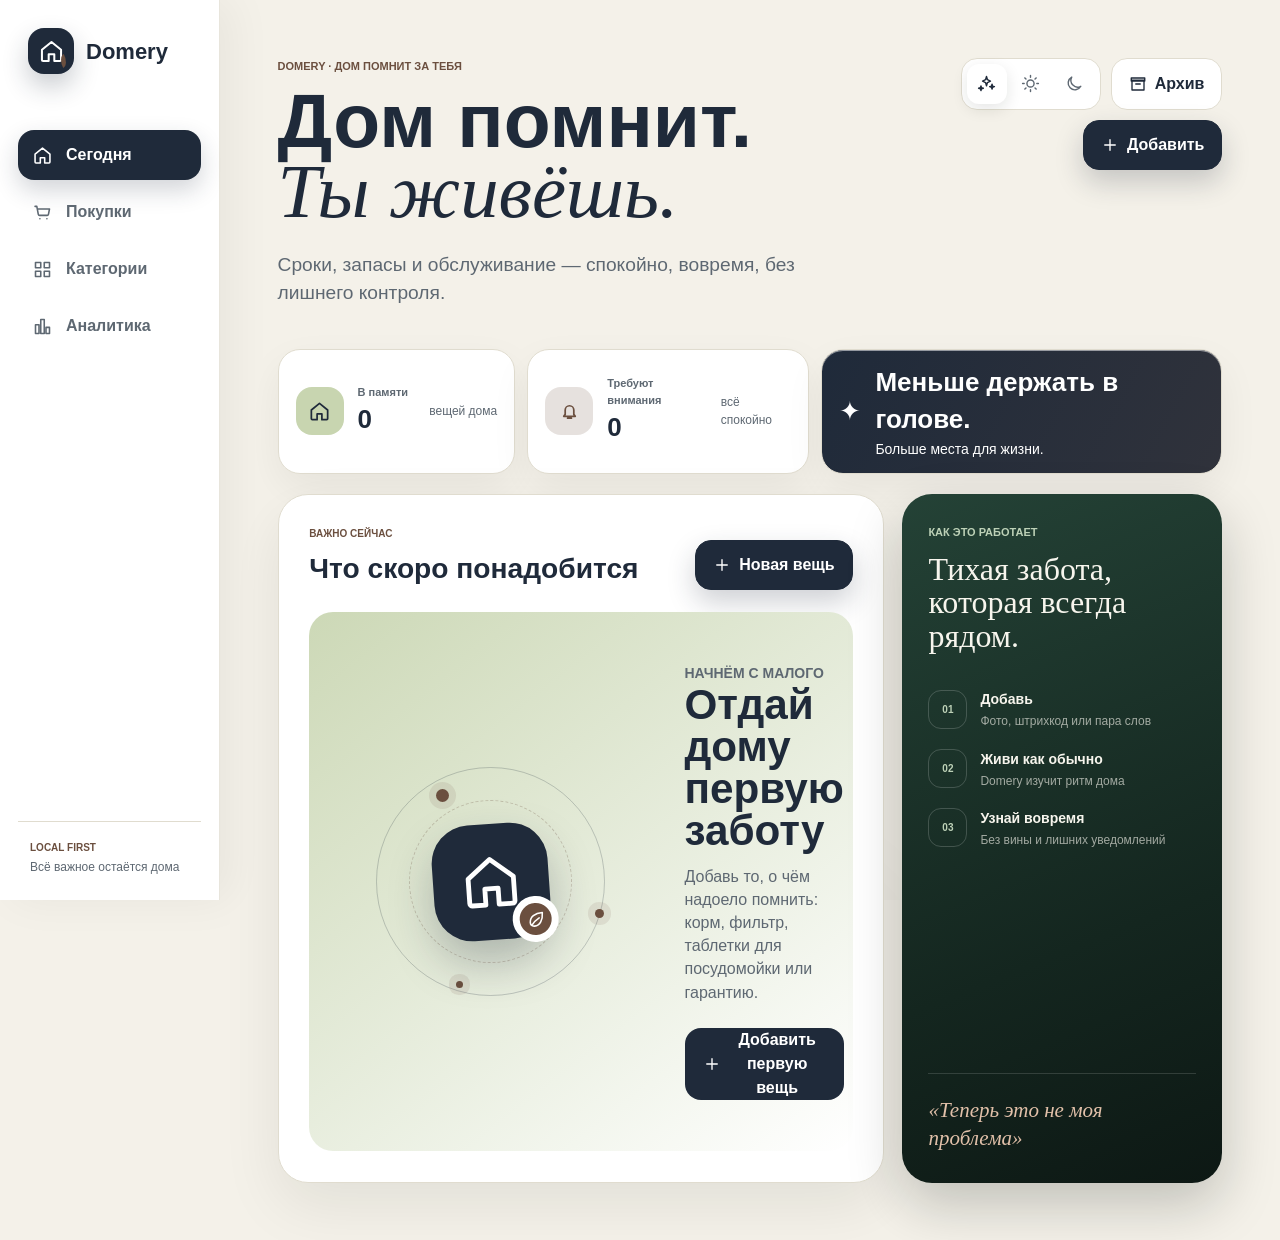
<file: desktop.html>
<!DOCTYPE html>
<html lang="ru">
<head>
    <meta charset="utf-8">
    <meta http-equiv="Content-Type" content="text/html;charset=utf-8"/>
    <meta http-equiv="X-UA-Compatible" content="IE=edge">
    <meta name="viewport" content="width=device-width, initial-scale=1, maximum-scale=1, user-scalable=no, minimal-ui, viewport-fit=cover">
    <meta name="mobile-web-app-capable" content="yes">
    <meta name="apple-mobile-web-app-capable" content="yes"/>
    <meta name="apple-mobile-web-app-title" content="Domery"/>
    <meta name="apple-mobile-web-app-status-bar-style" content="default"/>
    <meta name="theme-color" content="#C8D5B0">
    <meta name="format-detection" content="telephone=no"/>
    <meta name="description" content="Domery — дом помнит сроки, запасы, покупки и обслуживание за тебя.">
    <title>Domery — дом помнит за тебя</title>
    <link rel="icon" type="image/png" href="favicon.png">
    <link rel="icon" type="image/svg+xml" href="favicon.svg">
    <link rel="apple-touch-icon" href="apple-touch-icon.png">
    <link rel="apple-touch-startup-image" media="screen and (device-width: 440px) and (device-height: 956px) and (-webkit-device-pixel-ratio: 3) and (orientation: landscape)" href="img/splash_screens/iPhone_17_Pro_Max__iPhone_16_Pro_Max_landscape.png">
    <link rel="apple-touch-startup-image" media="screen and (device-width: 402px) and (device-height: 874px) and (-webkit-device-pixel-ratio: 3) and (orientation: landscape)" href="img/splash_screens/iPhone_17_Pro__iPhone_17__iPhone_16_Pro_landscape.png">
    <link rel="apple-touch-startup-image" media="screen and (device-width: 430px) and (device-height: 932px) and (-webkit-device-pixel-ratio: 3) and (orientation: landscape)" href="img/splash_screens/iPhone_17_Air__iPhone_16_Plus__iPhone_15_Pro_Max__iPhone_15_Plus__iPhone_14_Pro_Max_landscape.png">
    <link rel="apple-touch-startup-image" media="screen and (device-width: 393px) and (device-height: 852px) and (-webkit-device-pixel-ratio: 3) and (orientation: landscape)" href="img/splash_screens/iPhone_16__iPhone_15_Pro__iPhone_15__iPhone_14_Pro_landscape.png">
    <link rel="apple-touch-startup-image" media="screen and (device-width: 428px) and (device-height: 926px) and (-webkit-device-pixel-ratio: 3) and (orientation: landscape)" href="img/splash_screens/iPhone_14_Plus__iPhone_13_Pro_Max__iPhone_12_Pro_Max_landscape.png">
    <link rel="apple-touch-startup-image" media="screen and (device-width: 390px) and (device-height: 844px) and (-webkit-device-pixel-ratio: 3) and (orientation: landscape)" href="img/splash_screens/iPhone_16e__iPhone_14__iPhone_13_Pro__iPhone_13__iPhone_12_Pro__iPhone_12_landscape.png">
    <link rel="apple-touch-startup-image" media="screen and (device-width: 375px) and (device-height: 812px) and (-webkit-device-pixel-ratio: 3) and (orientation: landscape)" href="img/splash_screens/iPhone_13_mini__iPhone_12_mini__iPhone_11_Pro__iPhone_XS__iPhone_X_landscape.png">
    <link rel="apple-touch-startup-image" media="screen and (device-width: 414px) and (device-height: 896px) and (-webkit-device-pixel-ratio: 3) and (orientation: landscape)" href="img/splash_screens/iPhone_11_Pro_Max__iPhone_XS_Max_landscape.png">
    <link rel="apple-touch-startup-image" media="screen and (device-width: 414px) and (device-height: 896px) and (-webkit-device-pixel-ratio: 2) and (orientation: landscape)" href="img/splash_screens/iPhone_11__iPhone_XR_landscape.png">
    <link rel="apple-touch-startup-image" media="screen and (device-width: 414px) and (device-height: 736px) and (-webkit-device-pixel-ratio: 3) and (orientation: landscape)" href="img/splash_screens/iPhone_8_Plus__iPhone_7_Plus__iPhone_6s_Plus__iPhone_6_Plus_landscape.png">
    <link rel="apple-touch-startup-image" media="screen and (device-width: 375px) and (device-height: 667px) and (-webkit-device-pixel-ratio: 2) and (orientation: landscape)" href="img/splash_screens/iPhone_8__iPhone_7__iPhone_6s__iPhone_6__4.7__iPhone_SE_landscape.png">
    <link rel="apple-touch-startup-image" media="screen and (device-width: 320px) and (device-height: 568px) and (-webkit-device-pixel-ratio: 2) and (orientation: landscape)" href="img/splash_screens/4__iPhone_SE__iPod_touch_5th_generation_and_later_landscape.png">
    <link rel="apple-touch-startup-image" media="screen and (device-width: 1032px) and (device-height: 1376px) and (-webkit-device-pixel-ratio: 2) and (orientation: landscape)" href="img/splash_screens/13__iPad_Pro_M4_landscape.png">
    <link rel="apple-touch-startup-image" media="screen and (device-width: 1024px) and (device-height: 1366px) and (-webkit-device-pixel-ratio: 2) and (orientation: landscape)" href="img/splash_screens/12.9__iPad_Pro_landscape.png">
    <link rel="apple-touch-startup-image" media="screen and (device-width: 834px) and (device-height: 1210px) and (-webkit-device-pixel-ratio: 2) and (orientation: landscape)" href="img/splash_screens/11__iPad_Pro_M4_landscape.png">
    <link rel="apple-touch-startup-image" media="screen and (device-width: 834px) and (device-height: 1194px) and (-webkit-device-pixel-ratio: 2) and (orientation: landscape)" href="img/splash_screens/11__iPad_Pro__10.5__iPad_Pro_landscape.png">
    <link rel="apple-touch-startup-image" media="screen and (device-width: 820px) and (device-height: 1180px) and (-webkit-device-pixel-ratio: 2) and (orientation: landscape)" href="img/splash_screens/10.9__iPad_Air_landscape.png">
    <link rel="apple-touch-startup-image" media="screen and (device-width: 834px) and (device-height: 1112px) and (-webkit-device-pixel-ratio: 2) and (orientation: landscape)" href="img/splash_screens/10.5__iPad_Air_landscape.png">
    <link rel="apple-touch-startup-image" media="screen and (device-width: 810px) and (device-height: 1080px) and (-webkit-device-pixel-ratio: 2) and (orientation: landscape)" href="img/splash_screens/10.2__iPad_landscape.png">
    <link rel="apple-touch-startup-image" media="screen and (device-width: 768px) and (device-height: 1024px) and (-webkit-device-pixel-ratio: 2) and (orientation: landscape)" href="img/splash_screens/9.7__iPad_Pro__7.9__iPad_mini__9.7__iPad_Air__9.7__iPad_landscape.png">
    <link rel="apple-touch-startup-image" media="screen and (device-width: 744px) and (device-height: 1133px) and (-webkit-device-pixel-ratio: 2) and (orientation: landscape)" href="img/splash_screens/8.3__iPad_Mini_landscape.png">
    <link rel="apple-touch-startup-image" media="screen and (device-width: 440px) and (device-height: 956px) and (-webkit-device-pixel-ratio: 3) and (orientation: portrait)" href="img/splash_screens/iPhone_17_Pro_Max__iPhone_16_Pro_Max_portrait.png">
    <link rel="apple-touch-startup-image" media="screen and (device-width: 402px) and (device-height: 874px) and (-webkit-device-pixel-ratio: 3) and (orientation: portrait)" href="img/splash_screens/iPhone_17_Pro__iPhone_17__iPhone_16_Pro_portrait.png">
    <link rel="apple-touch-startup-image" media="screen and (device-width: 430px) and (device-height: 932px) and (-webkit-device-pixel-ratio: 3) and (orientation: portrait)" href="img/splash_screens/iPhone_17_Air__iPhone_16_Plus__iPhone_15_Pro_Max__iPhone_15_Plus__iPhone_14_Pro_Max_portrait.png">
    <link rel="apple-touch-startup-image" media="screen and (device-width: 393px) and (device-height: 852px) and (-webkit-device-pixel-ratio: 3) and (orientation: portrait)" href="img/splash_screens/iPhone_16__iPhone_15_Pro__iPhone_15__iPhone_14_Pro_portrait.png">
    <link rel="apple-touch-startup-image" media="screen and (device-width: 428px) and (device-height: 926px) and (-webkit-device-pixel-ratio: 3) and (orientation: portrait)" href="img/splash_screens/iPhone_14_Plus__iPhone_13_Pro_Max__iPhone_12_Pro_Max_portrait.png">
    <link rel="apple-touch-startup-image" media="screen and (device-width: 390px) and (device-height: 844px) and (-webkit-device-pixel-ratio: 3) and (orientation: portrait)" href="img/splash_screens/iPhone_16e__iPhone_14__iPhone_13_Pro__iPhone_13__iPhone_12_Pro__iPhone_12_portrait.png">
    <link rel="apple-touch-startup-image" media="screen and (device-width: 375px) and (device-height: 812px) and (-webkit-device-pixel-ratio: 3) and (orientation: portrait)" href="img/splash_screens/iPhone_13_mini__iPhone_12_mini__iPhone_11_Pro__iPhone_XS__iPhone_X_portrait.png">
    <link rel="apple-touch-startup-image" media="screen and (device-width: 414px) and (device-height: 896px) and (-webkit-device-pixel-ratio: 3) and (orientation: portrait)" href="img/splash_screens/iPhone_11_Pro_Max__iPhone_XS_Max_portrait.png">
    <link rel="apple-touch-startup-image" media="screen and (device-width: 414px) and (device-height: 896px) and (-webkit-device-pixel-ratio: 2) and (orientation: portrait)" href="img/splash_screens/iPhone_11__iPhone_XR_portrait.png">
    <link rel="apple-touch-startup-image" media="screen and (device-width: 414px) and (device-height: 736px) and (-webkit-device-pixel-ratio: 3) and (orientation: portrait)" href="img/splash_screens/iPhone_8_Plus__iPhone_7_Plus__iPhone_6s_Plus__iPhone_6_Plus_portrait.png">
    <link rel="apple-touch-startup-image" media="screen and (device-width: 375px) and (device-height: 667px) and (-webkit-device-pixel-ratio: 2) and (orientation: portrait)" href="img/splash_screens/iPhone_8__iPhone_7__iPhone_6s__iPhone_6__4.7__iPhone_SE_portrait.png">
    <link rel="apple-touch-startup-image" media="screen and (device-width: 320px) and (device-height: 568px) and (-webkit-device-pixel-ratio: 2) and (orientation: portrait)" href="img/splash_screens/4__iPhone_SE__iPod_touch_5th_generation_and_later_portrait.png">
    <link rel="apple-touch-startup-image" media="screen and (device-width: 1032px) and (device-height: 1376px) and (-webkit-device-pixel-ratio: 2) and (orientation: portrait)" href="img/splash_screens/13__iPad_Pro_M4_portrait.png">
    <link rel="apple-touch-startup-image" media="screen and (device-width: 1024px) and (device-height: 1366px) and (-webkit-device-pixel-ratio: 2) and (orientation: portrait)" href="img/splash_screens/12.9__iPad_Pro_portrait.png">
    <link rel="apple-touch-startup-image" media="screen and (device-width: 834px) and (device-height: 1210px) and (-webkit-device-pixel-ratio: 2) and (orientation: portrait)" href="img/splash_screens/11__iPad_Pro_M4_portrait.png">
    <link rel="apple-touch-startup-image" media="screen and (device-width: 834px) and (device-height: 1194px) and (-webkit-device-pixel-ratio: 2) and (orientation: portrait)" href="img/splash_screens/11__iPad_Pro__10.5__iPad_Pro_portrait.png">
    <link rel="apple-touch-startup-image" media="screen and (device-width: 820px) and (device-height: 1180px) and (-webkit-device-pixel-ratio: 2) and (orientation: portrait)" href="img/splash_screens/10.9__iPad_Air_portrait.png">
    <link rel="apple-touch-startup-image" media="screen and (device-width: 834px) and (device-height: 1112px) and (-webkit-device-pixel-ratio: 2) and (orientation: portrait)" href="img/splash_screens/10.5__iPad_Air_portrait.png">
    <link rel="apple-touch-startup-image" media="screen and (device-width: 810px) and (device-height: 1080px) and (-webkit-device-pixel-ratio: 2) and (orientation: portrait)" href="img/splash_screens/10.2__iPad_portrait.png">
    <link rel="apple-touch-startup-image" media="screen and (device-width: 768px) and (device-height: 1024px) and (-webkit-device-pixel-ratio: 2) and (orientation: portrait)" href="img/splash_screens/9.7__iPad_Pro__7.9__iPad_mini__9.7__iPad_Air__9.7__iPad_portrait.png">
    <link rel="apple-touch-startup-image" media="screen and (device-width: 744px) and (device-height: 1133px) and (-webkit-device-pixel-ratio: 2) and (orientation: portrait)" href="img/splash_screens/8.3__iPad_Mini_portrait.png">
    <link rel="manifest" href="manifest.json">
    <script src="./server_settings.js"></script>
  <script type="module" crossorigin src="./js/desktop-BO8J6RDE.js"></script>
  <link rel="stylesheet" crossorigin href="./css/preload-helper-BjgOBJKV.css">
  <link rel="stylesheet" crossorigin href="./css/vendor-desktop-U1nsSLPl.css">
  <link rel="stylesheet" crossorigin href="./css/desktop-ChWOGx3I.css">
<link rel="manifest" href="./manifest.json"></head>
<body>
    <noscript>
        <strong>We're sorry but ezBookkeeping doesn't work properly without JavaScript enabled. Please enable it to continue.</strong>
    </noscript>
    <div id="app"></div>

</body>
</html>
</file>
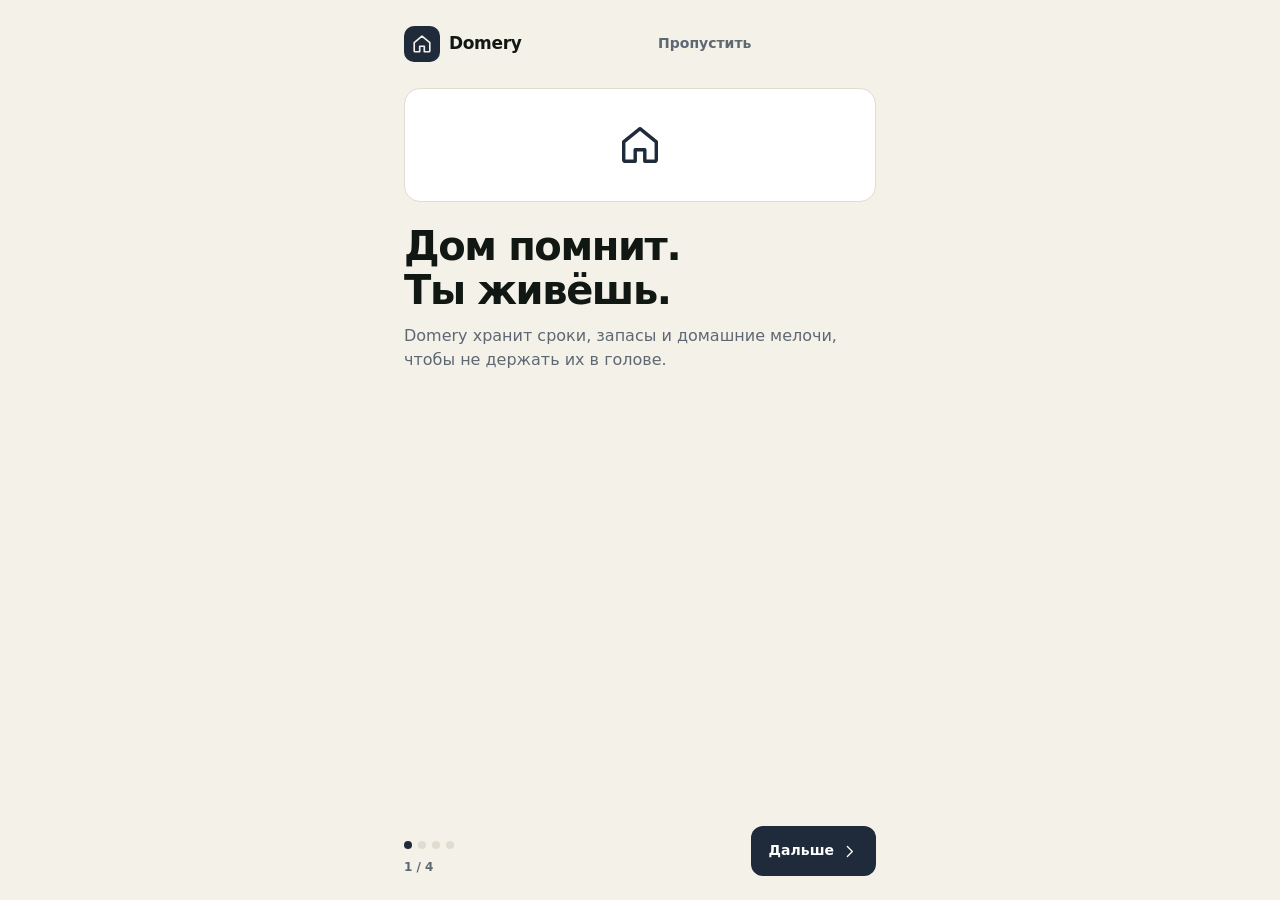
<file: mobile.html>
<!DOCTYPE html>
<html lang="ru" data-dir-mode="static">
<head>
    <meta charset="utf-8">
    <meta http-equiv="Content-Type" content="text/html;charset=utf-8"/>
    <meta http-equiv="X-UA-Compatible" content="IE=edge">
    <meta name="viewport" content="width=device-width, initial-scale=1, viewport-fit=cover">
    <meta name="mobile-web-app-capable" content="yes">
    <meta name="apple-mobile-web-app-capable" content="yes"/>
    <meta name="apple-mobile-web-app-title" content="Domery"/>
    <meta name="apple-mobile-web-app-status-bar-style" content="black-translucent"/>
    <meta name="theme-color" content="#C8D5B0">
    <meta name="format-detection" content="telephone=no"/>
    <meta name="description" content="Domery — дом помнит сроки, запасы, покупки и обслуживание за тебя.">
    <title>Domery — дом помнит за тебя</title>
    <link rel="icon" type="image/png" href="favicon.png">
    <link rel="icon" type="image/svg+xml" href="favicon.svg">
    <link rel="apple-touch-icon" href="apple-touch-icon.png">
    <link rel="apple-touch-startup-image" media="screen and (device-width: 440px) and (device-height: 956px) and (-webkit-device-pixel-ratio: 3) and (orientation: landscape)" href="img/splash_screens/iPhone_17_Pro_Max__iPhone_16_Pro_Max_landscape.png">
    <link rel="apple-touch-startup-image" media="screen and (device-width: 402px) and (device-height: 874px) and (-webkit-device-pixel-ratio: 3) and (orientation: landscape)" href="img/splash_screens/iPhone_17_Pro__iPhone_17__iPhone_16_Pro_landscape.png">
    <link rel="apple-touch-startup-image" media="screen and (device-width: 430px) and (device-height: 932px) and (-webkit-device-pixel-ratio: 3) and (orientation: landscape)" href="img/splash_screens/iPhone_17_Air__iPhone_16_Plus__iPhone_15_Pro_Max__iPhone_15_Plus__iPhone_14_Pro_Max_landscape.png">
    <link rel="apple-touch-startup-image" media="screen and (device-width: 393px) and (device-height: 852px) and (-webkit-device-pixel-ratio: 3) and (orientation: landscape)" href="img/splash_screens/iPhone_16__iPhone_15_Pro__iPhone_15__iPhone_14_Pro_landscape.png">
    <link rel="apple-touch-startup-image" media="screen and (device-width: 428px) and (device-height: 926px) and (-webkit-device-pixel-ratio: 3) and (orientation: landscape)" href="img/splash_screens/iPhone_14_Plus__iPhone_13_Pro_Max__iPhone_12_Pro_Max_landscape.png">
    <link rel="apple-touch-startup-image" media="screen and (device-width: 390px) and (device-height: 844px) and (-webkit-device-pixel-ratio: 3) and (orientation: landscape)" href="img/splash_screens/iPhone_16e__iPhone_14__iPhone_13_Pro__iPhone_13__iPhone_12_Pro__iPhone_12_landscape.png">
    <link rel="apple-touch-startup-image" media="screen and (device-width: 375px) and (device-height: 812px) and (-webkit-device-pixel-ratio: 3) and (orientation: landscape)" href="img/splash_screens/iPhone_13_mini__iPhone_12_mini__iPhone_11_Pro__iPhone_XS__iPhone_X_landscape.png">
    <link rel="apple-touch-startup-image" media="screen and (device-width: 414px) and (device-height: 896px) and (-webkit-device-pixel-ratio: 3) and (orientation: landscape)" href="img/splash_screens/iPhone_11_Pro_Max__iPhone_XS_Max_landscape.png">
    <link rel="apple-touch-startup-image" media="screen and (device-width: 414px) and (device-height: 896px) and (-webkit-device-pixel-ratio: 2) and (orientation: landscape)" href="img/splash_screens/iPhone_11__iPhone_XR_landscape.png">
    <link rel="apple-touch-startup-image" media="screen and (device-width: 414px) and (device-height: 736px) and (-webkit-device-pixel-ratio: 3) and (orientation: landscape)" href="img/splash_screens/iPhone_8_Plus__iPhone_7_Plus__iPhone_6s_Plus__iPhone_6_Plus_landscape.png">
    <link rel="apple-touch-startup-image" media="screen and (device-width: 375px) and (device-height: 667px) and (-webkit-device-pixel-ratio: 2) and (orientation: landscape)" href="img/splash_screens/iPhone_8__iPhone_7__iPhone_6s__iPhone_6__4.7__iPhone_SE_landscape.png">
    <link rel="apple-touch-startup-image" media="screen and (device-width: 320px) and (device-height: 568px) and (-webkit-device-pixel-ratio: 2) and (orientation: landscape)" href="img/splash_screens/4__iPhone_SE__iPod_touch_5th_generation_and_later_landscape.png">
    <link rel="apple-touch-startup-image" media="screen and (device-width: 1032px) and (device-height: 1376px) and (-webkit-device-pixel-ratio: 2) and (orientation: landscape)" href="img/splash_screens/13__iPad_Pro_M4_landscape.png">
    <link rel="apple-touch-startup-image" media="screen and (device-width: 1024px) and (device-height: 1366px) and (-webkit-device-pixel-ratio: 2) and (orientation: landscape)" href="img/splash_screens/12.9__iPad_Pro_landscape.png">
    <link rel="apple-touch-startup-image" media="screen and (device-width: 834px) and (device-height: 1210px) and (-webkit-device-pixel-ratio: 2) and (orientation: landscape)" href="img/splash_screens/11__iPad_Pro_M4_landscape.png">
    <link rel="apple-touch-startup-image" media="screen and (device-width: 834px) and (device-height: 1194px) and (-webkit-device-pixel-ratio: 2) and (orientation: landscape)" href="img/splash_screens/11__iPad_Pro__10.5__iPad_Pro_landscape.png">
    <link rel="apple-touch-startup-image" media="screen and (device-width: 820px) and (device-height: 1180px) and (-webkit-device-pixel-ratio: 2) and (orientation: landscape)" href="img/splash_screens/10.9__iPad_Air_landscape.png">
    <link rel="apple-touch-startup-image" media="screen and (device-width: 834px) and (device-height: 1112px) and (-webkit-device-pixel-ratio: 2) and (orientation: landscape)" href="img/splash_screens/10.5__iPad_Air_landscape.png">
    <link rel="apple-touch-startup-image" media="screen and (device-width: 810px) and (device-height: 1080px) and (-webkit-device-pixel-ratio: 2) and (orientation: landscape)" href="img/splash_screens/10.2__iPad_landscape.png">
    <link rel="apple-touch-startup-image" media="screen and (device-width: 768px) and (device-height: 1024px) and (-webkit-device-pixel-ratio: 2) and (orientation: landscape)" href="img/splash_screens/9.7__iPad_Pro__7.9__iPad_mini__9.7__iPad_Air__9.7__iPad_landscape.png">
    <link rel="apple-touch-startup-image" media="screen and (device-width: 744px) and (device-height: 1133px) and (-webkit-device-pixel-ratio: 2) and (orientation: landscape)" href="img/splash_screens/8.3__iPad_Mini_landscape.png">
    <link rel="apple-touch-startup-image" media="screen and (device-width: 440px) and (device-height: 956px) and (-webkit-device-pixel-ratio: 3) and (orientation: portrait)" href="img/splash_screens/iPhone_17_Pro_Max__iPhone_16_Pro_Max_portrait.png">
    <link rel="apple-touch-startup-image" media="screen and (device-width: 402px) and (device-height: 874px) and (-webkit-device-pixel-ratio: 3) and (orientation: portrait)" href="img/splash_screens/iPhone_17_Pro__iPhone_17__iPhone_16_Pro_portrait.png">
    <link rel="apple-touch-startup-image" media="screen and (device-width: 430px) and (device-height: 932px) and (-webkit-device-pixel-ratio: 3) and (orientation: portrait)" href="img/splash_screens/iPhone_17_Air__iPhone_16_Plus__iPhone_15_Pro_Max__iPhone_15_Plus__iPhone_14_Pro_Max_portrait.png">
    <link rel="apple-touch-startup-image" media="screen and (device-width: 393px) and (device-height: 852px) and (-webkit-device-pixel-ratio: 3) and (orientation: portrait)" href="img/splash_screens/iPhone_16__iPhone_15_Pro__iPhone_15__iPhone_14_Pro_portrait.png">
    <link rel="apple-touch-startup-image" media="screen and (device-width: 428px) and (device-height: 926px) and (-webkit-device-pixel-ratio: 3) and (orientation: portrait)" href="img/splash_screens/iPhone_14_Plus__iPhone_13_Pro_Max__iPhone_12_Pro_Max_portrait.png">
    <link rel="apple-touch-startup-image" media="screen and (device-width: 390px) and (device-height: 844px) and (-webkit-device-pixel-ratio: 3) and (orientation: portrait)" href="img/splash_screens/iPhone_16e__iPhone_14__iPhone_13_Pro__iPhone_13__iPhone_12_Pro__iPhone_12_portrait.png">
    <link rel="apple-touch-startup-image" media="screen and (device-width: 375px) and (device-height: 812px) and (-webkit-device-pixel-ratio: 3) and (orientation: portrait)" href="img/splash_screens/iPhone_13_mini__iPhone_12_mini__iPhone_11_Pro__iPhone_XS__iPhone_X_portrait.png">
    <link rel="apple-touch-startup-image" media="screen and (device-width: 414px) and (device-height: 896px) and (-webkit-device-pixel-ratio: 3) and (orientation: portrait)" href="img/splash_screens/iPhone_11_Pro_Max__iPhone_XS_Max_portrait.png">
    <link rel="apple-touch-startup-image" media="screen and (device-width: 414px) and (device-height: 896px) and (-webkit-device-pixel-ratio: 2) and (orientation: portrait)" href="img/splash_screens/iPhone_11__iPhone_XR_portrait.png">
    <link rel="apple-touch-startup-image" media="screen and (device-width: 414px) and (device-height: 736px) and (-webkit-device-pixel-ratio: 3) and (orientation: portrait)" href="img/splash_screens/iPhone_8_Plus__iPhone_7_Plus__iPhone_6s_Plus__iPhone_6_Plus_portrait.png">
    <link rel="apple-touch-startup-image" media="screen and (device-width: 375px) and (device-height: 667px) and (-webkit-device-pixel-ratio: 2) and (orientation: portrait)" href="img/splash_screens/iPhone_8__iPhone_7__iPhone_6s__iPhone_6__4.7__iPhone_SE_portrait.png">
    <link rel="apple-touch-startup-image" media="screen and (device-width: 320px) and (device-height: 568px) and (-webkit-device-pixel-ratio: 2) and (orientation: portrait)" href="img/splash_screens/4__iPhone_SE__iPod_touch_5th_generation_and_later_portrait.png">
    <link rel="apple-touch-startup-image" media="screen and (device-width: 1032px) and (device-height: 1376px) and (-webkit-device-pixel-ratio: 2) and (orientation: portrait)" href="img/splash_screens/13__iPad_Pro_M4_portrait.png">
    <link rel="apple-touch-startup-image" media="screen and (device-width: 1024px) and (device-height: 1366px) and (-webkit-device-pixel-ratio: 2) and (orientation: portrait)" href="img/splash_screens/12.9__iPad_Pro_portrait.png">
    <link rel="apple-touch-startup-image" media="screen and (device-width: 834px) and (device-height: 1210px) and (-webkit-device-pixel-ratio: 2) and (orientation: portrait)" href="img/splash_screens/11__iPad_Pro_M4_portrait.png">
    <link rel="apple-touch-startup-image" media="screen and (device-width: 834px) and (device-height: 1194px) and (-webkit-device-pixel-ratio: 2) and (orientation: portrait)" href="img/splash_screens/11__iPad_Pro__10.5__iPad_Pro_portrait.png">
    <link rel="apple-touch-startup-image" media="screen and (device-width: 820px) and (device-height: 1180px) and (-webkit-device-pixel-ratio: 2) and (orientation: portrait)" href="img/splash_screens/10.9__iPad_Air_portrait.png">
    <link rel="apple-touch-startup-image" media="screen and (device-width: 834px) and (device-height: 1112px) and (-webkit-device-pixel-ratio: 2) and (orientation: portrait)" href="img/splash_screens/10.5__iPad_Air_portrait.png">
    <link rel="apple-touch-startup-image" media="screen and (device-width: 810px) and (device-height: 1080px) and (-webkit-device-pixel-ratio: 2) and (orientation: portrait)" href="img/splash_screens/10.2__iPad_portrait.png">
    <link rel="apple-touch-startup-image" media="screen and (device-width: 768px) and (device-height: 1024px) and (-webkit-device-pixel-ratio: 2) and (orientation: portrait)" href="img/splash_screens/9.7__iPad_Pro__7.9__iPad_mini__9.7__iPad_Air__9.7__iPad_portrait.png">
    <link rel="apple-touch-startup-image" media="screen and (device-width: 744px) and (device-height: 1133px) and (-webkit-device-pixel-ratio: 2) and (orientation: portrait)" href="img/splash_screens/8.3__iPad_Mini_portrait.png">
    <link rel="manifest" href="manifest.json">
    <link rel="stylesheet" href="./css/vendor-framework7-ltr-BfxMR8np.css">
  <script type="module" crossorigin src="./js/mobile-DmdUCMgV.js"></script>
  <link rel="stylesheet" crossorigin href="./css/preload-helper-BjgOBJKV.css">
  <link rel="stylesheet" crossorigin href="./css/vendor-mobile-IQGUfzA8.css">
  <link rel="stylesheet" crossorigin href="./css/mobile-ZY7MN832.css">
<link rel="manifest" href="./manifest.json"></head>
<body>
    <noscript>
        <strong>Для работы «Памяти Дома» нужно включить JavaScript.</strong>
    </noscript>
    <div id="app"></div>

</body>
</html>
</file>
<file: css/preload-helper-BjgOBJKV.css>
.hm-icon{stroke:currentColor;stroke-width:1.8px;stroke-linecap:round;stroke-linejoin:round;vector-effect:non-scaling-stroke;width:24px;height:24px;display:block;overflow:visible}
</file>
<file: css/vendor-desktop-U1nsSLPl.css>
@layer vuetify-components{.v-alert{--v-border-color:currentColor;flex:1;grid-template-columns:max-content auto max-content max-content;grid-template-areas:"prepend content append close"".content. .";padding:16px;display:grid;position:relative;overflow:hidden}.v-alert--absolute{position:absolute}.v-alert--fixed{position:fixed}.v-alert--sticky{position:sticky}.v-alert{border-radius:6px}.v-alert--variant-plain,.v-alert--variant-outlined,.v-alert--variant-text,.v-alert--variant-tonal{color:inherit;background:0 0}.v-alert--variant-plain{opacity:.62}.v-alert--variant-plain:focus,.v-alert--variant-plain:hover{opacity:1}.v-alert--variant-plain .v-alert__overlay{display:none}.v-alert--variant-elevated,.v-alert--variant-flat{background:rgb(var(--v-theme-surface-light));color:color-mix(in srgb, rgb(var(--v-theme-on-surface-light)) calc(var(--v-high-emphasis-opacity) * 100%), transparent)}.v-alert--variant-elevated{box-shadow:0px 1px 2px 0px rgba(var(--v-shadow-color), var(--v-shadow-key-opacity,.3)), 0px 1px 3px 1px rgba(var(--v-shadow-color), var(--v-shadow-ambient-opacity,.15));--v-elevation-overlay:color-mix(in srgb, var(--v-elevation-overlay-color) 2%, transparent)}.v-alert--variant-flat{box-shadow:0px 0px 0px 0px rgba(var(--v-shadow-color), var(--v-shadow-key-opacity,.3)), 0px 0px 0px 0px rgba(var(--v-shadow-color), var(--v-shadow-ambient-opacity,.15));--v-elevation-overlay:color-mix(in srgb, var(--v-elevation-overlay-color) 0%, transparent)}.v-alert--variant-outlined{border:thin solid}.v-alert--variant-text .v-alert__overlay{background:currentColor}.v-alert--variant-tonal .v-alert__underlay{opacity:var(--v-activated-opacity);pointer-events:none;background:currentColor;inset:0}.v-alert .v-alert__underlay{position:absolute}.v-alert--prominent{grid-template-areas:"prepend content append close""prepend content. ."}.v-alert.v-alert--border.v-alert--border-start{padding-inline-start:24px}.v-alert.v-alert--border.v-alert--border-end{padding-inline-end:24px}.v-alert--variant-plain{transition:opacity .2s cubic-bezier(.4,0,.2,1)}.v-alert--density-default{padding-top:16px;padding-bottom:16px}.v-alert--density-default.v-alert--border-top{padding-top:24px}.v-alert--density-default.v-alert--border-bottom{padding-bottom:24px}.v-alert--density-comfortable{padding-top:12px;padding-bottom:12px}.v-alert--density-comfortable.v-alert--border-top{padding-top:20px}.v-alert--density-comfortable.v-alert--border-bottom{padding-bottom:20px}.v-alert--density-compact{padding-top:8px;padding-bottom:8px}.v-alert--density-compact.v-alert--border-top{padding-top:16px}.v-alert--density-compact.v-alert--border-bottom{padding-bottom:16px}.v-alert:not(:has(.v-alert-title)) .v-alert__content{padding-block:.125rem}.v-alert__border{border-radius:inherit;opacity:.38;pointer-events:none;border:0 solid;width:100%;position:absolute;inset:0}.v-alert__border--border{box-shadow:none;border-width:8px}.v-alert--border-start .v-alert__border{border-inline-start-width:8px}.v-alert--border-end .v-alert__border{border-inline-end-width:8px}.v-alert--border-top .v-alert__border{border-top-width:8px}.v-alert--border-bottom .v-alert__border{border-bottom-width:8px}.v-alert__close{flex:0 auto;grid-area:close}.v-alert__close>.v-btn{margin-block:calc(-1 * (var(--v-btn-height) + 12px - 1.75rem) / 2)}.v-alert__content{grid-area:content;align-self:center;overflow:hidden}.v-alert__content>:first-child{margin-top:0}.v-alert__content>:last-child{margin-bottom:0}.v-alert__append,.v-alert__close{margin-inline-start:16px}.v-alert__append{grid-area:append;align-self:flex-start}.v-alert__append+.v-alert__close{margin-inline-start:16px}.v-alert__prepend{grid-area:prepend;align-self:flex-start;align-items:center;min-height:1.75rem;margin-inline-end:16px;display:flex}.v-alert__prepend>.v-icon{width:1.75rem;height:1.75rem;font-size:1.75rem}.v-alert--prominent .v-alert__prepend{align-self:center}.v-alert__underlay{grid-area:none;position:absolute}.v-alert--border-start .v-alert__underlay{border-top-left-radius:0;border-bottom-left-radius:0}.v-alert--border-end .v-alert__underlay{border-top-right-radius:0;border-bottom-right-radius:0}.v-alert--border-top .v-alert__underlay{border-top-left-radius:0;border-top-right-radius:0}.v-alert--border-bottom .v-alert__underlay{border-bottom-right-radius:0;border-bottom-left-radius:0}.v-alert-title{-webkit-hyphens:auto;hyphens:auto;letter-spacing:normal;overflow-wrap:normal;text-transform:none;word-break:normal;word-wrap:break-word;align-self:center;align-items:center;font-size:1.5rem;font-weight:400;line-height:1.75rem;display:flex}@media (forced-colors:active){.v-alert:not(.v-alert--variant-text,.v-alert--variant-plain){border-style:solid}.v-alert--variant-outlined,.v-alert--variant-tonal{border-width:medium}.v-alert--variant-elevated,.v-alert--variant-flat{border-width:thick}}.v-btn{letter-spacing:.00714286em;text-indent:.00714286em;text-transform:none;-webkit-user-select:none;user-select:none;vertical-align:middle;border-radius:6px;outline:none;flex-direction:row;flex-shrink:0;justify-content:center;align-items:center;max-width:100%;font-weight:500;line-height:normal;text-decoration:none;transition-property:box-shadow,transform,opacity,background;transition-duration:.28s;transition-timing-function:cubic-bezier(.4,0,.2,1);display:inline-flex;position:relative;overflow:hidden}.v-locale--is-rtl .v-btn{letter-spacing:0;text-indent:-.00714286em}.v-btn--size-x-small{--v-btn-size:.625rem;--v-btn-height:20px;font-size:var(--v-btn-size);min-width:36px;padding:0 8px}.v-btn--size-small{--v-btn-size:.75rem;--v-btn-height:28px;font-size:var(--v-btn-size);min-width:50px;padding:0 12px}.v-btn--size-default{--v-btn-size:.875rem;--v-btn-height:36px;font-size:var(--v-btn-size);min-width:64px;padding:0 16px}.v-btn--size-large{--v-btn-size:1rem;--v-btn-height:44px;font-size:var(--v-btn-size);min-width:78px;padding:0 20px}.v-btn--size-x-large{--v-btn-size:1.125rem;--v-btn-height:52px;font-size:var(--v-btn-size);min-width:92px;padding:0 24px}.v-btn.v-btn--density-default{height:calc(var(--v-btn-height) + 0px)}.v-btn.v-btn--density-comfortable{height:calc(var(--v-btn-height) + -8px)}.v-btn.v-btn--density-compact{height:calc(var(--v-btn-height) + -12px)}.v-btn{border-color:rgba(var(--v-border-color), var(--v-border-opacity));border-style:solid;border-width:0}.v-btn--border{box-shadow:none;border-width:thin}.v-btn--absolute{position:absolute}.v-btn--fixed{position:fixed}.v-btn:hover>.v-btn__overlay{opacity:calc(var(--v-hover-opacity) * var(--v-theme-overlay-multiplier))}.v-btn:focus-visible>.v-btn__overlay{opacity:calc(var(--v-focus-opacity) * var(--v-theme-overlay-multiplier))}@supports not selector(:focus-visible){.v-btn:focus>.v-btn__overlay{opacity:calc(var(--v-focus-opacity) * var(--v-theme-overlay-multiplier))}}.v-btn--active>.v-btn__overlay,.v-btn[aria-haspopup=menu][aria-expanded=true]>.v-btn__overlay{opacity:calc(var(--v-activated-opacity) * var(--v-theme-overlay-multiplier))}.v-btn--active:hover>.v-btn__overlay,.v-btn[aria-haspopup=menu][aria-expanded=true]:hover>.v-btn__overlay{opacity:calc((var(--v-activated-opacity) + var(--v-hover-opacity)) * var(--v-theme-overlay-multiplier))}.v-btn--active:focus-visible>.v-btn__overlay,.v-btn[aria-haspopup=menu][aria-expanded=true]:focus-visible>.v-btn__overlay{opacity:calc((var(--v-activated-opacity) + var(--v-focus-opacity)) * var(--v-theme-overlay-multiplier))}@supports not selector(:focus-visible){.v-btn--active:focus>.v-btn__overlay,.v-btn[aria-haspopup=menu][aria-expanded=true]:focus>.v-btn__overlay{opacity:calc((var(--v-activated-opacity) + var(--v-focus-opacity)) * var(--v-theme-overlay-multiplier))}}.v-btn--variant-plain,.v-btn--variant-outlined,.v-btn--variant-text,.v-btn--variant-tonal{color:inherit;background:0 0}.v-btn--variant-plain{opacity:.62}.v-btn--variant-plain:focus,.v-btn--variant-plain:hover{opacity:1}.v-btn--variant-plain .v-btn__overlay{display:none}.v-btn--variant-elevated,.v-btn--variant-flat{background:rgb(var(--v-theme-surface));color:color-mix(in srgb, rgb(var(--v-theme-on-surface)) calc(var(--v-high-emphasis-opacity) * 100%), transparent)}.v-btn--variant-elevated{box-shadow:0px 1px 2px 0px rgba(var(--v-shadow-color), var(--v-shadow-key-opacity,.3)), 0px 1px 3px 1px rgba(var(--v-shadow-color), var(--v-shadow-ambient-opacity,.15));--v-elevation-overlay:color-mix(in srgb, var(--v-elevation-overlay-color) 2%, transparent)}.v-btn--variant-flat{box-shadow:0px 0px 0px 0px rgba(var(--v-shadow-color), var(--v-shadow-key-opacity,.3)), 0px 0px 0px 0px rgba(var(--v-shadow-color), var(--v-shadow-ambient-opacity,.15));--v-elevation-overlay:color-mix(in srgb, var(--v-elevation-overlay-color) 0%, transparent)}.v-btn--variant-outlined{border:thin solid}.v-btn--variant-text .v-btn__overlay{background:currentColor}.v-btn--variant-tonal .v-btn__underlay{opacity:var(--v-activated-opacity);pointer-events:none;background:currentColor;inset:0}.v-btn .v-btn__underlay{position:absolute}@supports selector(:focus-visible){.v-btn:after{pointer-events:none;border-radius:inherit;opacity:0;content:"";border:2px solid;width:100%;height:100%;transition:opacity .2s ease-in-out;position:absolute;top:0;left:0}.v-btn:focus-visible:after{opacity:calc(.25 * var(--v-theme-overlay-multiplier))}}.v-btn--icon{border-radius:50%;min-width:0;padding:0}.v-btn--icon.v-btn--size-default{--v-btn-size:1rem}.v-btn--icon.v-btn--density-default{width:calc(var(--v-btn-height) + 12px);height:calc(var(--v-btn-height) + 12px)}.v-btn--icon.v-btn--density-comfortable{width:calc(var(--v-btn-height) + 0px);height:calc(var(--v-btn-height) + 0px)}.v-btn--icon.v-btn--density-compact{width:calc(var(--v-btn-height) + -8px);height:calc(var(--v-btn-height) + -8px)}.v-btn--elevated:hover,.v-btn--elevated:focus{box-shadow:0px 1px 2px 0px rgba(var(--v-shadow-color), var(--v-shadow-key-opacity,.3)), 0px 2px 6px 2px rgba(var(--v-shadow-color), var(--v-shadow-ambient-opacity,.15));--v-elevation-overlay:color-mix(in srgb, var(--v-elevation-overlay-color) 4%, transparent)}.v-btn--elevated:active{box-shadow:0px 1px 2px 0px rgba(var(--v-shadow-color), var(--v-shadow-key-opacity,.3)), 0px 1px 3px 1px rgba(var(--v-shadow-color), var(--v-shadow-ambient-opacity,.15));--v-elevation-overlay:color-mix(in srgb, var(--v-elevation-overlay-color) 2%, transparent)}.v-btn--flat{box-shadow:none}.v-btn--block{flex:1 0 auto;min-width:100%;display:flex}.v-btn--spaced .v-btn__content{flex-grow:1}.v-btn--spaced.v-btn--spaced-start>.v-btn__content{justify-content:end}.v-btn--spaced.v-btn--spaced-end>.v-btn__content{justify-content:start}.v-btn--disabled{pointer-events:none;opacity:.26}.v-btn--disabled:hover{opacity:.26}.v-btn--disabled.v-btn--variant-elevated,.v-btn--disabled.v-btn--variant-flat{box-shadow:none;opacity:1;color:color-mix(in srgb, rgb(var(--v-theme-on-surface)) 26%, transparent);background:rgb(var(--v-theme-surface))}.v-btn--disabled.v-btn--variant-elevated .v-btn__overlay,.v-btn--disabled.v-btn--variant-flat .v-btn__overlay{opacity:.461538}.v-btn--loading{pointer-events:none}.v-btn--loading .v-btn__content,.v-btn--loading .v-btn__prepend,.v-btn--loading .v-btn__append{opacity:0}.v-btn--stacked{flex-direction:column;justify-content:center;align-items:center;gap:4px}.v-btn--stacked .v-btn__content{flex-direction:column;line-height:1.25}.v-btn--stacked .v-btn__prepend,.v-btn--stacked .v-btn__append,.v-btn--stacked .v-btn__content>.v-icon--start,.v-btn--stacked .v-btn__content>.v-icon--end{margin-inline:0}.v-btn--stacked.v-btn--size-x-small{--v-btn-size:.625rem;--v-btn-height:56px;font-size:var(--v-btn-size);min-width:56px;padding:0 12px}.v-btn--stacked.v-btn--size-small{--v-btn-size:.75rem;--v-btn-height:64px;font-size:var(--v-btn-size);min-width:64px;padding:0 14px}.v-btn--stacked.v-btn--size-default{--v-btn-size:.875rem;--v-btn-height:72px;font-size:var(--v-btn-size);min-width:72px;padding:0 16px}.v-btn--stacked.v-btn--size-large{--v-btn-size:1rem;--v-btn-height:80px;font-size:var(--v-btn-size);min-width:80px;padding:0 18px}.v-btn--stacked.v-btn--size-x-large{--v-btn-size:1.125rem;--v-btn-height:88px;font-size:var(--v-btn-size);min-width:88px;padding:0 20px}.v-btn--stacked.v-btn--density-default{height:calc(var(--v-btn-height) + 0px)}.v-btn--stacked.v-btn--density-comfortable{height:calc(var(--v-btn-height) + -16px)}.v-btn--stacked.v-btn--density-compact{height:calc(var(--v-btn-height) + -24px)}.v-btn--slim{padding:0 8px}.v-btn--readonly{pointer-events:none}.v-btn--rounded{border-radius:36px}.v-btn--rounded.v-btn--icon{border-radius:6px}.v-btn .v-icon{--v-icon-size-multiplier:.857143}.v-btn--icon .v-icon{--v-icon-size-multiplier:1}.v-btn--stacked .v-icon{--v-icon-size-multiplier:1.14286}.v-btn--stacked.v-btn--block{min-width:100%}.v-btn__loader{justify-content:center;align-items:center;width:100%;height:100%;display:flex;position:absolute;top:0;left:0}.v-btn__loader>.v-progress-circular{width:1.5em;height:1.5em}.v-btn__content,.v-btn__prepend,.v-btn__append{align-items:center;transition:transform,opacity .2s cubic-bezier(.4,0,.2,1);display:flex}.v-btn__prepend{margin-inline:calc(var(--v-btn-height) / -9) 4px}.v-btn--slim .v-btn__prepend{margin-inline-start:0}.v-btn__append{margin-inline:4px calc(var(--v-btn-height) / -9)}.v-btn--slim .v-btn__append{margin-inline-end:0}.v-btn__content{white-space:nowrap;justify-content:center}.v-btn__content>.v-icon--start{margin-inline:calc(var(--v-btn-height) / -9) 4px}.v-btn__content>.v-icon--end{margin-inline:4px calc(var(--v-btn-height) / -9)}.v-btn--stacked .v-btn__content{white-space:normal}.v-btn__overlay{opacity:0;background-color:currentColor;transition:opacity .2s ease-in-out}.v-btn__overlay,.v-btn__underlay{pointer-events:none;width:100%;height:100%;position:absolute;top:0;left:0}.v-pagination .v-btn{width:auto;padding-inline:5px}.v-pagination .v-btn.v-btn--density-default{min-width:calc(var(--v-btn-height) + 12px)}.v-pagination .v-btn.v-btn--density-comfortable{min-width:calc(var(--v-btn-height) + 0px)}.v-pagination .v-btn.v-btn--density-compact{min-width:calc(var(--v-btn-height) + -8px)}.v-pagination .v-btn{border-radius:6px}.v-pagination .v-btn--rounded{border-radius:50%}.v-pagination .v-btn__overlay{transition:none}.v-pagination__prev .v-btn,.v-pagination__next .v-btn{padding-inline:0}.v-pagination__prev .v-btn.v-btn--density-default,.v-pagination__next .v-btn.v-btn--density-default{width:calc(var(--v-btn-height) + 12px)}.v-pagination__prev .v-btn.v-btn--density-comfortable,.v-pagination__next .v-btn.v-btn--density-comfortable{width:calc(var(--v-btn-height) + 0px)}.v-pagination__prev .v-btn.v-btn--density-compact,.v-pagination__next .v-btn.v-btn--density-compact{width:calc(var(--v-btn-height) + -8px)}.v-pagination .v-pagination__item--is-active .v-btn__overlay{opacity:var(--v-border-opacity)}@media (forced-colors:active){.v-btn:not(.v-btn--variant-text,.v-btn--variant-plain){border:thin solid}.v-btn:focus-visible{outline-offset:2px;outline:2px solid}}.v-btn-toggle>.v-btn.v-btn--active:not(.v-btn--disabled)>.v-btn__overlay{opacity:calc(var(--v-activated-opacity) * var(--v-theme-overlay-multiplier))}.v-btn-toggle>.v-btn.v-btn--active:not(.v-btn--disabled):hover>.v-btn__overlay{opacity:calc((var(--v-activated-opacity) + var(--v-hover-opacity)) * var(--v-theme-overlay-multiplier))}.v-btn-toggle>.v-btn.v-btn--active:not(.v-btn--disabled):focus-visible>.v-btn__overlay{opacity:calc((var(--v-activated-opacity) + var(--v-focus-opacity)) * var(--v-theme-overlay-multiplier))}@supports not selector(:focus-visible){.v-btn-toggle>.v-btn.v-btn--active:not(.v-btn--disabled):focus>.v-btn__overlay{opacity:calc((var(--v-activated-opacity) + var(--v-focus-opacity)) * var(--v-theme-overlay-multiplier))}}.v-btn-toggle>.v-btn.v-btn--active:not(.v-btn--disabled).v-btn--variant-plain{opacity:1}.v-btn-toggle.v-btn-toggle--has-color>.v-btn.v-btn--active:not(.v-btn--disabled).v-btn--variant-elevated>.v-btn__overlay,.v-btn-toggle.v-btn-toggle--has-color>.v-btn.v-btn--active:not(.v-btn--disabled).v-btn--variant-flat>.v-btn__overlay{opacity:0}.v-btn-group{vertical-align:middle;border-color:rgba(var(--v-border-color), var(--v-border-opacity));border-style:solid;border-width:0;flex-wrap:nowrap;min-width:0;max-width:100%;display:inline-flex;overflow:auto hidden}.v-btn-group--border{box-shadow:none;border-width:thin}.v-btn-group{box-shadow:0px 0px 0px 0px rgba(var(--v-shadow-color), var(--v-shadow-key-opacity,.3)), 0px 0px 0px 0px rgba(var(--v-shadow-color), var(--v-shadow-ambient-opacity,.15));--v-elevation-overlay:color-mix(in srgb, var(--v-elevation-overlay-color) 0%, transparent);color:color-mix(in srgb, rgb(var(--v-theme-on-surface)) calc(var(--v-high-emphasis-opacity) * 100%), transparent);background:0 0;border-radius:6px}.v-btn-group .v-btn{border-color:inherit;border-radius:0}.v-btn-group--tile{border-radius:0}.v-btn-group--has-size .v-btn--icon.v-btn--density-default{width:calc(var(--v-btn-height) + 0px);height:calc(var(--v-btn-height) + 0px)}.v-btn-group--has-size .v-btn--icon.v-btn--density-comfortable{width:calc(var(--v-btn-height) + -8px);height:calc(var(--v-btn-height) + -8px)}.v-btn-group--has-size .v-btn--icon.v-btn--density-compact{width:calc(var(--v-btn-height) + -12px);height:calc(var(--v-btn-height) + -12px)}.v-btn-group--density-default.v-btn-group--horizontal:not(.v-btn-group--has-size){height:48px}.v-btn-group--density-comfortable.v-btn-group--horizontal:not(.v-btn-group--has-size){height:40px}.v-btn-group--density-compact.v-btn-group--horizontal:not(.v-btn-group--has-size){height:36px}.v-btn-group--horizontal .v-btn:not(:last-child){border-inline-end:none}.v-btn-group--horizontal .v-btn:not(:first-child){border-inline-start:none}.v-btn-group--horizontal .v-btn:first-child{border-start-start-radius:inherit;border-end-start-radius:inherit}.v-btn-group--horizontal .v-btn:last-child{border-start-end-radius:inherit;border-end-end-radius:inherit}.v-btn-group--horizontal.v-btn-group--divided .v-btn:not(:last-child){border-inline-end-style:solid;border-inline-end-width:thin;border-inline-end-color:rgba(var(--v-border-color), var(--v-border-opacity))}.v-btn-group--vertical{flex-direction:column}.v-btn-group--vertical .v-btn:not(:last-child){border-block-end:none}.v-btn-group--vertical .v-btn:not(:first-child){border-block-start:none}.v-btn-group--vertical .v-btn:first-child{border-start-start-radius:inherit;border-start-end-radius:inherit}.v-btn-group--vertical .v-btn:last-child{border-end-end-radius:inherit;border-end-start-radius:inherit}.v-btn-group--vertical.v-btn-group--divided .v-btn:not(:last-child){border-block-end-style:solid;border-block-end-width:thin;border-block-end-color:rgba(var(--v-border-color), var(--v-border-opacity))}.v-icon{--v-icon-size-multiplier:1;font-feature-settings:"liga";letter-spacing:normal;height:1em;opacity:var(--v-icon-opacity,1);text-indent:0;text-align:center;-webkit-user-select:none;user-select:none;vertical-align:middle;justify-content:center;align-items:center;width:1em;min-width:1em;line-height:1;display:inline-flex;position:relative}.v-icon--clickable{cursor:pointer}.v-icon--disabled{pointer-events:none;opacity:.38}.v-icon--size-x-small{font-size:calc(var(--v-icon-size-multiplier) * 1em)}.v-icon--size-small{font-size:calc(var(--v-icon-size-multiplier) * 1.25em)}.v-icon--size-default{font-size:calc(var(--v-icon-size-multiplier) * 1.5em)}.v-icon--size-large{font-size:calc(var(--v-icon-size-multiplier) * 1.75em)}.v-icon--size-x-large{font-size:calc(var(--v-icon-size-multiplier) * 2em)}.v-icon__svg{fill:currentColor;width:100%;height:100%}.v-icon--start{margin-inline-end:8px}.v-icon--end{margin-inline-start:8px}.v-progress-circular{--v-progress-circular-transition-duration:.2s;vertical-align:middle;justify-content:center;align-items:center;display:inline-flex;position:relative;overflow:hidden}.v-progress-circular>svg{z-index:0;width:100%;height:100%;margin:auto;position:absolute;inset:0}.v-progress-circular__content{justify-content:center;align-items:center;display:flex}.v-progress-circular__underlay{color:rgba(var(--v-border-color), var(--v-border-opacity));stroke:currentColor;z-index:1}.v-progress-circular__overlay{stroke:currentColor;transition:all var(--v-progress-circular-transition-duration) ease-in-out, stroke-width 0s;z-index:2}.v-progress-circular--revealing{--v-progress-reveal-duration:.9s}.v-progress-circular--revealing .v-progress-circular__overlay{transition-duration:var(--v-progress-reveal-duration), 0s}.v-progress-circular--no-transition{--v-progress-circular-transition-duration:0s}.v-progress-circular--size-x-small{width:16px;height:16px}.v-progress-circular--size-small{width:24px;height:24px}.v-progress-circular--size-default{width:32px;height:32px}.v-progress-circular--size-large{width:48px;height:48px}.v-progress-circular--size-x-large{width:64px;height:64px}.v-progress-circular--indeterminate>svg{transform-origin:50%;transition:all var(--v-progress-circular-transition-duration) ease-in-out;animation:1.4s linear infinite progress-circular-rotate}.v-progress-circular--indeterminate .v-progress-circular__overlay{stroke-dasharray:25 200;stroke-dashoffset:0;stroke-linecap:round;transform-origin:50%;animation:1.4s ease-in-out infinite progress-circular-dash,1.4s linear infinite progress-circular-rotate;transform:rotate(-90deg)}.v-progress-circular--disable-shrink>svg{animation-duration:.7s}.v-progress-circular--disable-shrink .v-progress-circular__overlay{animation:none}.v-progress-circular--indeterminate:not(.v-progress-circular--visible)>svg,.v-progress-circular--indeterminate:not(.v-progress-circular--visible) .v-progress-circular__overlay{animation-play-state:paused}@keyframes progress-circular-dash{0%{stroke-dasharray:1 200;stroke-dashoffset:0}50%{stroke-dasharray:100 200;stroke-dashoffset:-15px}to{stroke-dasharray:100 200;stroke-dashoffset:-124px}}@keyframes progress-circular-rotate{to{transform:rotate(270deg)}}.v-progress-linear{--v-progress-linear-transition-duration:.2s;transition:var(--v-progress-linear-transition-duration) cubic-bezier(.4, 0, .2, 1), mask-size 0s;background:0 0;width:100%;position:relative;overflow:hidden}.v-progress-linear--rounded,.v-progress-linear--variant-split.v-progress-linear--rounded .v-progress-linear__determinate,.v-progress-linear--variant-split.v-progress-linear--rounded .v-progress-linear__background,.v-progress-linear--variant-split.v-progress-linear--rounded .v-progress-linear__buffer{border-radius:9999px}@media (forced-colors:active){.v-progress-linear{border:thin solid buttontext}}.v-progress-linear__background,.v-progress-linear__buffer{opacity:var(--v-border-opacity);width:100%;transition:width var(--v-progress-linear-transition-duration) cubic-bezier(.4, 0, .2, 1), left var(--v-progress-linear-transition-duration) cubic-bezier(.4, 0, .2, 1), right var(--v-progress-linear-transition-duration) cubic-bezier(.4, 0, .2, 1);background:currentColor;position:absolute;top:0;bottom:0;left:0}.v-progress-linear__content{justify-content:center;align-items:center;width:100%;height:100%;display:flex;position:absolute;top:0;left:0}.v-progress-linear--clickable .v-progress-linear__content{pointer-events:none}.v-progress-linear__determinate,.v-progress-linear__indeterminate{background:currentColor}.v-progress-linear__determinate{height:inherit;transition:width var(--v-progress-linear-transition-duration) cubic-bezier(.4, 0, .2, 1), left var(--v-progress-linear-transition-duration) cubic-bezier(.4, 0, .2, 1), right var(--v-progress-linear-transition-duration) cubic-bezier(.4, 0, .2, 1);position:absolute;left:0}.v-progress-linear__indeterminate{animation-name:indeterminate-ltr;animation-duration:2.2s;animation-iteration-count:infinite;animation-play-state:paused}.v-progress-linear__indeterminate .long,.v-progress-linear__indeterminate .short{height:inherit;width:auto;animation-name:none;position:absolute;top:0;bottom:0}.v-progress-linear__indeterminate .long{left:var(--v-progress-indeterminate-long-left);right:var(--v-progress-indeterminate-long-right)}.v-progress-linear__indeterminate .short{left:var(--v-progress-indeterminate-short-left);right:var(--v-progress-indeterminate-short-right)}.v-progress-linear__indeterminate>.v-progress-linear__background{border-radius:inherit;height:100%;transition:none}.v-progress-linear__indeterminate>.v-progress-linear__background:first-child{width:clamp(0%, var(--v-progress-indeterminate-long-left) - var(--v-progress-chunk-gap), 100%);left:0}.v-progress-linear__indeterminate>.v-progress-linear__background:nth-child(2){left:clamp(0%, 100% - var(--v-progress-indeterminate-long-right) + var(--v-progress-chunk-gap), 100%);width:clamp(0%, var(--v-progress-indeterminate-short-left) - var(--v-progress-chunk-gap), 100%)}.v-progress-linear__indeterminate>.v-progress-linear__background:nth-child(3){right:0;left:unset;width:clamp(0%, var(--v-progress-indeterminate-short-right) - var(--v-progress-chunk-gap), 100%)}.v-progress-linear__stream{opacity:.3;pointer-events:none;transition:width var(--v-progress-linear-transition-duration) cubic-bezier(.4, 0, .2, 1), left var(--v-progress-linear-transition-duration) cubic-bezier(.4, 0, .2, 1), right var(--v-progress-linear-transition-duration) cubic-bezier(.4, 0, .2, 1);animation:.25s linear infinite paused stream;position:absolute;bottom:0;left:auto}.v-progress-linear--reverse .v-progress-linear__background,.v-progress-linear--reverse .v-progress-linear__buffer,.v-progress-linear--reverse .v-progress-linear__determinate,.v-progress-linear--reverse .v-progress-linear__content{left:auto;right:0}.v-progress-linear--reverse .v-progress-linear__indeterminate{animation-name:indeterminate-rtl}.v-progress-linear--reverse .v-progress-linear__indeterminate>.v-progress-linear__background:first-child{left:unset;width:clamp(0%, var(--v-progress-indeterminate-long-right) - var(--v-progress-chunk-gap), 100%);right:0}.v-progress-linear--reverse .v-progress-linear__indeterminate>.v-progress-linear__background:nth-child(2){left:unset;right:clamp(0%, 100% - var(--v-progress-indeterminate-long-left) + var(--v-progress-chunk-gap), 100%);width:clamp(0%, var(--v-progress-indeterminate-short-right) - var(--v-progress-chunk-gap), 100%)}.v-progress-linear--reverse .v-progress-linear__indeterminate>.v-progress-linear__background:nth-child(3){right:unset;width:clamp(0%, var(--v-progress-indeterminate-short-left) - var(--v-progress-chunk-gap), 100%);left:0}.v-progress-linear--reverse .v-progress-linear__stream{right:auto}.v-progress-linear--revealing{--v-progress-reveal-duration:.9s}.v-progress-linear--revealing .v-progress-linear__determinate{transition-duration:var(--v-progress-reveal-duration)}.v-progress-linear--no-transition{--v-progress-linear-transition-duration:0s}.v-progress-linear--absolute,.v-progress-linear--fixed{z-index:1;left:0}.v-progress-linear--absolute{position:absolute}.v-progress-linear--fixed{position:fixed}.v-progress-linear--striped .v-progress-linear__determinate{background-image:linear-gradient(135deg,#ffffff40 25%,#0000 0 50%,#ffffff40 0 75%,#0000 0,#0000);background-repeat:repeat;background-size:var(--v-progress-linear-height);animation:1s linear infinite progress-linear-stripes}.v-progress-linear--active .v-progress-linear__indeterminate,.v-progress-linear--active .v-progress-linear__stream{animation-play-state:running}.v-progress-linear--rounded-bar .v-progress-linear__determinate,.v-progress-linear--rounded-bar .v-progress-linear__indeterminate,.v-progress-linear--rounded-bar .v-progress-linear__buffer,.v-progress-linear--rounded-bar .v-progress-linear__stream+.v-progress-linear__background{border-radius:9999px}.v-progress-linear--rounded-bar .v-progress-linear__determinate,.v-progress-linear--rounded-bar .v-progress-linear__buffer{border-radius:0 9999px 9999px 0}.v-progress-linear--rounded-bar.v-progress-linear--reverse .v-progress-linear__determinate,.v-progress-linear--rounded-bar.v-progress-linear--reverse .v-progress-linear__buffer{border-radius:9999px 0 0 9999px}.v-progress-linear--rounded.v-progress-linear--rounded-bar .v-progress-linear__determinate,.v-progress-linear--rounded.v-progress-linear--rounded-bar .v-progress-linear__indeterminate,.v-progress-linear--rounded.v-progress-linear--rounded-bar .v-progress-linear__buffer{border-radius:inherit}@keyframes indeterminate-ltr{0%{--v-progress-indeterminate-long-left:-90%;--v-progress-indeterminate-long-right:107%;--v-progress-indeterminate-short-left:-200%;--v-progress-indeterminate-short-right:107%}60%{--v-progress-indeterminate-long-left:-90%;--v-progress-indeterminate-long-right:107%;--v-progress-indeterminate-short-left:107%;--v-progress-indeterminate-short-right:-8%}to{--v-progress-indeterminate-long-left:107%;--v-progress-indeterminate-long-right:-35%;--v-progress-indeterminate-short-left:107%;--v-progress-indeterminate-short-right:-8%}}@keyframes indeterminate-rtl{0%{--v-progress-indeterminate-long-left:107%;--v-progress-indeterminate-long-right:-90%;--v-progress-indeterminate-short-left:107%;--v-progress-indeterminate-short-right:-200%}60%{--v-progress-indeterminate-long-left:107%;--v-progress-indeterminate-long-right:-90%;--v-progress-indeterminate-short-left:-8%;--v-progress-indeterminate-short-right:107%}to{--v-progress-indeterminate-long-left:-35%;--v-progress-indeterminate-long-right:107%;--v-progress-indeterminate-short-left:-8%;--v-progress-indeterminate-short-right:107%}}@keyframes stream{to{transform:translateX(var(--v-progress-linear-stream-to))}}@keyframes progress-linear-stripes{0%{background-position-x:var(--v-progress-linear-height)}}.v-ripple__container{color:inherit;border-radius:inherit;z-index:0;pointer-events:none;contain:strict;width:100%;height:100%;position:absolute;top:0;left:0;overflow:hidden}.v-ripple__animation{color:inherit;opacity:0;pointer-events:none;will-change:transform, opacity;background:currentColor;border-radius:50%;position:absolute;top:0;left:0;overflow:hidden}.v-ripple__animation--enter{opacity:0;transition:none}.v-ripple__animation--in{opacity:calc(.25 * var(--v-theme-overlay-multiplier));transition:transform .25s cubic-bezier(0,0,.2,1),opacity .1s cubic-bezier(0,0,.2,1)}@media (prefers-reduced-motion:reduce){.v-ripple__animation--in{transition-property:opacity;transition-duration:.1s}}.v-ripple__animation--out{opacity:0;transition:opacity .3s cubic-bezier(0,0,.2,1)}.v-application{background:rgb(var(--v-theme-background));color:color-mix(in srgb, rgb(var(--v-theme-on-background)) calc(var(--v-high-emphasis-opacity) * 100%), transparent);display:flex}.v-application__wrap{backface-visibility:hidden;flex-direction:column;flex:auto;max-width:100%;min-height:100dvh;display:flex;position:relative}.v-avatar{text-align:center;vertical-align:middle;flex:none;justify-content:center;align-items:center;line-height:normal;transition:width .2s cubic-bezier(.4,0,.2,1),height .2s cubic-bezier(.4,0,.2,1);display:inline-flex;position:relative;overflow:hidden}.v-avatar.v-avatar--size-x-small{--v-avatar-height:24px}.v-avatar.v-avatar--size-small{--v-avatar-height:32px}.v-avatar.v-avatar--size-default{--v-avatar-height:40px}.v-avatar.v-avatar--size-large{--v-avatar-height:48px}.v-avatar.v-avatar--size-x-large{--v-avatar-height:56px}.v-avatar.v-avatar--density-default{height:calc(var(--v-avatar-height) + 0px);width:calc(var(--v-avatar-height) + 0px)}.v-avatar.v-avatar--density-comfortable{height:calc(var(--v-avatar-height) + -4px);width:calc(var(--v-avatar-height) + -4px)}.v-avatar.v-avatar--density-compact{height:calc(var(--v-avatar-height) + -8px);width:calc(var(--v-avatar-height) + -8px)}.v-avatar{border-color:rgba(var(--v-border-color), var(--v-border-opacity));border-style:solid;border-width:0}.v-avatar--border{box-shadow:none;border-width:thin}.v-avatar{border-radius:50%}.v-avatar--variant-plain,.v-avatar--variant-outlined,.v-avatar--variant-text,.v-avatar--variant-tonal{color:inherit;background:0 0}.v-avatar--variant-plain{opacity:.62}.v-avatar--variant-plain:focus,.v-avatar--variant-plain:hover{opacity:1}.v-avatar--variant-plain .v-avatar__overlay{display:none}.v-avatar--variant-elevated,.v-avatar--variant-flat{background:rgb(var(--v-theme-surface));color:color-mix(in srgb, rgb(var(--v-theme-on-surface)) calc(var(--v-medium-emphasis-opacity) * 100%), transparent)}.v-avatar--variant-elevated{box-shadow:0px 1px 2px 0px rgba(var(--v-shadow-color), var(--v-shadow-key-opacity,.3)), 0px 1px 3px 1px rgba(var(--v-shadow-color), var(--v-shadow-ambient-opacity,.15));--v-elevation-overlay:color-mix(in srgb, var(--v-elevation-overlay-color) 2%, transparent)}.v-avatar--variant-flat{box-shadow:0px 0px 0px 0px rgba(var(--v-shadow-color), var(--v-shadow-key-opacity,.3)), 0px 0px 0px 0px rgba(var(--v-shadow-color), var(--v-shadow-ambient-opacity,.15));--v-elevation-overlay:color-mix(in srgb, var(--v-elevation-overlay-color) 0%, transparent)}.v-avatar--variant-outlined{border:thin solid}.v-avatar--variant-text .v-avatar__overlay{background:currentColor}.v-avatar--variant-tonal .v-avatar__underlay{opacity:var(--v-activated-opacity);pointer-events:none;background:currentColor;inset:0}.v-avatar .v-avatar__underlay{position:absolute}.v-avatar--rounded{border-radius:6px}.v-avatar--start{margin-inline-end:8px}.v-avatar--end{margin-inline-start:8px}.v-avatar .v-img{width:100%;height:100%}.v-badge{line-height:1;display:inline-block}.v-badge__badge{font-family:var(--v-font-body,"Roboto", sans-serif);text-align:center;text-indent:0;white-space:nowrap;background:rgb(var(--v-theme-surface-variant));min-width:20px;height:1.25rem;color:color-mix(in srgb, rgb(var(--v-theme-on-surface-variant)) calc(var(--v-high-emphasis-opacity) * 100%), transparent);border-radius:10px;justify-content:center;align-items:center;padding:4px 6px;font-size:.75rem;font-weight:500;transition:all .225s cubic-bezier(.4,0,.2,1);display:inline-flex;position:absolute}.v-badge__badge:has(.v-icon){padding:4px 6px}.v-badge--bordered .v-badge__badge:after{border-radius:inherit;color:rgb(var(--v-theme-background));content:"";border-style:solid;border-width:2px;position:absolute;inset:0;transform:scale(1.05)}.v-badge--dot .v-badge__badge{border-radius:50%;width:9px;min-width:0;height:9px;padding:0}.v-badge--dot .v-badge__badge:after{border-width:1.5px}.v-badge--inline .v-badge__badge{vertical-align:middle;position:relative}.v-badge__badge .v-icon{color:inherit;margin:0 -2px;font-size:.75rem}.v-badge__badge img,.v-badge__badge .v-img{width:100%;height:100%}.v-badge__wrapper{display:flex;position:relative}.v-badge--inline .v-badge__wrapper{justify-content:center;align-items:center;margin:0 4px;display:inline-flex}.v-img{--v-theme-overlay-multiplier:3;z-index:0}.v-img.v-img--absolute{z-index:-1;width:100%;height:100%;position:absolute;top:0;left:0;overflow:hidden}.v-img.v-img--fit-content{max-width:fit-content}.v-img.v-img--fit-content>.v-img__img{position:relative}.v-img.v-img--fit-content>.v-responsive__sizer{display:none}.v-img--booting .v-responsive__sizer{transition:none}.v-img--rounded{border-radius:6px}.v-img__img,.v-img__picture,.v-img__gradient,.v-img__placeholder,.v-img__error{z-index:-1;width:100%;height:100%;position:absolute;top:0;left:0}.v-img__img--preload{filter:blur(4px)}.v-img__img--contain{object-fit:contain}.v-img__img--cover{object-fit:cover}.v-img__gradient{background-repeat:no-repeat}.v-responsive{flex:1 0 auto;max-width:100%;max-height:100%;display:flex;position:relative;overflow:hidden}.v-responsive--inline{flex:none;display:inline-flex}.v-responsive__content{flex:1 0 0;max-width:100%}.v-responsive__sizer~.v-responsive__content{margin-inline-start:-100%}.v-responsive__sizer{pointer-events:none;flex:1 0 0;transition:padding-bottom .2s cubic-bezier(.4,0,.2,1)}.v-autocomplete--chips.v-input--density-compact .v-field--variant-solo .v-label.v-field-label--floating,.v-autocomplete--chips.v-input--density-compact .v-field--variant-solo-inverted .v-label.v-field-label--floating,.v-autocomplete--chips.v-input--density-compact .v-field--variant-filled .v-label.v-field-label--floating,.v-autocomplete--chips.v-input--density-compact .v-field--variant-solo-filled .v-label.v-field-label--floating{top:0}.v-autocomplete .v-field .v-text-field__prefix,.v-autocomplete .v-field .v-text-field__suffix,.v-autocomplete .v-field .v-field__input,.v-autocomplete .v-field .v-field__input>input,.v-autocomplete .v-field.v-field{cursor:text}.v-autocomplete .v-field .v-field__input>input{flex:1}.v-autocomplete .v-field input{min-width:64px}.v-autocomplete .v-field:not(.v-field--focused) input{min-width:0}.v-autocomplete .v-field--dirty .v-autocomplete__selection{margin-inline-end:2px}.v-autocomplete .v-autocomplete__selection-text{text-overflow:ellipsis;white-space:nowrap;overflow:hidden}.v-autocomplete__content{box-shadow:0px 1px 2px 0px rgba(var(--v-shadow-color), var(--v-shadow-key-opacity,.3)), 0px 2px 6px 2px rgba(var(--v-shadow-color), var(--v-shadow-ambient-opacity,.15));--v-elevation-overlay:color-mix(in srgb, var(--v-elevation-overlay-color) 4%, transparent);overflow:hidden}.v-menu>.v-overlay__content.v-autocomplete__content{border-radius:4px}.v-autocomplete__content>.v-sheet{flex-direction:column;display:flex}.v-autocomplete__mask{background:rgb(var(--v-theme-surface-light))}.v-autocomplete__selection{height:1.40625rem;letter-spacing:inherit;line-height:inherit;align-items:center;max-width:calc(100% - 4px);display:inline-flex}.v-autocomplete__selection:first-child{margin-inline-start:0}.v-autocomplete--selecting-index .v-autocomplete__selection{opacity:var(--v-medium-emphasis-opacity)}.v-autocomplete--selecting-index .v-autocomplete__selection--selected{opacity:1}.v-autocomplete--selecting-index .v-field__input>input{caret-color:#0000}.v-autocomplete--single:not(.v-autocomplete--selection-slot).v-text-field input{width:100%;padding-inline:inherit;flex:1;position:absolute;left:0;right:0}.v-autocomplete--single:not(.v-autocomplete--selection-slot) .v-field--active input{transition:none}.v-autocomplete--single:not(.v-autocomplete--selection-slot) .v-field--dirty:not(.v-field--focused) input,.v-autocomplete--single:not(.v-autocomplete--selection-slot) .v-field--focused .v-autocomplete__selection{opacity:0}.v-autocomplete__menu-icon{margin-inline-start:4px;transition:all .2s cubic-bezier(.4,0,.2,1)}.v-autocomplete--active-menu .v-autocomplete__menu-icon{transform:rotate(180deg)}.v-checkbox.v-input{flex:0 auto}.v-checkbox .v-selection-control{min-height:var(--v-input-control-height)}.v-selection-control{contain:layout;-webkit-user-select:none;user-select:none;flex:1 0;grid-area:control;align-items:center;display:flex;position:relative}.v-selection-control .v-label{white-space:normal;word-break:break-word;opacity:1;height:100%}.v-selection-control--disabled{opacity:var(--v-disabled-opacity);pointer-events:none}.v-selection-control--error:not(.v-selection-control--disabled) .v-label{color:rgb(var(--v-theme-error))}.v-selection-control--inline{flex:none;min-width:0;max-width:100%;display:inline-flex}.v-selection-control--inline .v-label{width:auto}.v-selection-control--density-default{--v-selection-control-size:40px}.v-selection-control--density-comfortable{--v-selection-control-size:36px}.v-selection-control--density-compact{--v-selection-control-size:28px}.v-selection-control__wrapper{width:var(--v-selection-control-size);height:var(--v-selection-control-size);flex:none;justify-content:center;align-items:center;display:inline-flex;position:relative}.v-selection-control__input{width:var(--v-selection-control-size);height:var(--v-selection-control-size);border-radius:50%;flex:none;justify-content:center;align-items:center;display:flex;position:relative}.v-selection-control__input input{cursor:pointer;opacity:0;width:100%;height:100%;position:absolute;top:0;left:0}.v-selection-control__input:before{opacity:0;pointer-events:none;content:"";background-color:currentColor;border-radius:100%;width:100%;height:100%;position:absolute;top:0;left:0}.v-selection-control__input:hover:before{opacity:calc(var(--v-hover-opacity) * var(--v-theme-overlay-multiplier))}.v-selection-control__input>.v-icon{opacity:var(--v-medium-emphasis-opacity)}.v-selection-control--disabled .v-selection-control__input>.v-icon,.v-selection-control--dirty .v-selection-control__input>.v-icon,.v-selection-control--indeterminate .v-selection-control__input>.v-icon,.v-selection-control--error .v-selection-control__input>.v-icon{opacity:1}.v-selection-control--error:not(.v-selection-control--disabled) .v-selection-control__input>.v-icon{color:rgb(var(--v-theme-error))}.v-selection-control--focus-visible .v-selection-control__input:before{opacity:calc(var(--v-focus-opacity) * var(--v-theme-overlay-multiplier))}.v-label{color:inherit;letter-spacing:.009375em;min-width:0;opacity:var(--v-medium-emphasis-opacity);text-overflow:ellipsis;white-space:nowrap;align-items:center;font-size:.9375rem;display:inline-flex;overflow:hidden}.v-label--clickable{cursor:pointer}.v-selection-control-group{flex-direction:column;grid-area:control;display:flex}.v-selection-control-group--inline{flex-flow:wrap}.v-input{flex:auto;font-size:.9375rem;font-weight:400;line-height:1.5;display:grid}.v-input--disabled{pointer-events:none}.v-input--indent-details .v-input__details{padding-inline:16px}.v-input--density-default{--v-input-control-height:56px;--v-input-padding-top:16px}.v-input--density-comfortable{--v-input-control-height:48px;--v-input-padding-top:12px}.v-input--density-compact{--v-input-control-height:36px;--v-input-padding-top:6px}.v-input--vertical{grid-template:"append"max-content"control""prepend"max-content/min-content}.v-input--vertical .v-input__prepend{margin-block-start:16px}.v-input--vertical .v-input__append{margin-block-end:16px}.v-input--horizontal{grid-template:"prepend control append"1fr"a messages b"/max-content minmax(0,1fr) max-content}.v-input--horizontal .v-input__prepend{margin-inline-end:16px}.v-input--horizontal .v-input__append{margin-inline-start:16px}.v-input__details{letter-spacing:.0333333em;interpolate-size:allow-keywords;grid-area:messages;justify-content:space-between;align-items:flex-end;min-height:22px;padding-top:6px;font-size:.75rem;font-weight:400;line-height:normal;transition:height .15s cubic-bezier(.4,0,.2,1),min-height .15s cubic-bezier(.4,0,.2,1),padding-top .15s cubic-bezier(.4,0,.2,1),opacity .15s cubic-bezier(.4,0,.2,1),visibility .15s cubic-bezier(.4,0,.2,1);display:flex;overflow:hidden}@media (prefers-reduced-motion:reduce){.v-input__details{transition-duration:0s}}.v-input__details--hidden{visibility:hidden;opacity:0;height:0;min-height:0;padding-top:0}.v-input__details>.v-icon,.v-input__prepend>.v-icon,.v-input__append>.v-icon{opacity:var(--v-medium-emphasis-opacity)}.v-input--disabled .v-input__details>.v-icon,.v-input--disabled .v-input__details .v-messages,.v-input--error .v-input__details>.v-icon,.v-input--error .v-input__details .v-messages,.v-input--disabled .v-input__prepend>.v-icon,.v-input--disabled .v-input__prepend .v-messages,.v-input--error .v-input__prepend>.v-icon,.v-input--error .v-input__prepend .v-messages,.v-input--disabled .v-input__append>.v-icon,.v-input--disabled .v-input__append .v-messages,.v-input--error .v-input__append>.v-icon,.v-input--error .v-input__append .v-messages,.v-input--glow.v-input--focused .v-input__details>.v-icon,.v-input--glow.v-input--focused .v-input__prepend>.v-icon,.v-input--glow.v-input--focused .v-input__append>.v-icon{opacity:1}.v-input--disabled .v-input__details,.v-input--disabled .v-input__prepend,.v-input--disabled .v-input__append{opacity:var(--v-disabled-opacity)}.v-input--error:not(.v-input--disabled) .v-input__details>.v-icon,.v-input--error:not(.v-input--disabled) .v-input__details .v-messages,.v-input--error:not(.v-input--disabled) .v-input__prepend>.v-icon,.v-input--error:not(.v-input--disabled) .v-input__prepend .v-messages,.v-input--error:not(.v-input--disabled) .v-input__append>.v-icon,.v-input--error:not(.v-input--disabled) .v-input__append .v-messages{color:rgb(var(--v-theme-error))}.v-input__prepend,.v-input__append{padding-top:var(--v-input-padding-top);align-items:flex-start;display:flex}.v-input--center-affix .v-input__prepend,.v-input--center-affix .v-input__append{align-items:center;padding-top:0}.v-input__prepend{grid-area:prepend}.v-input__append{grid-area:append}.v-input__control{grid-area:control;display:flex}.v-input--hide-spin-buttons input::-webkit-outer-spin-button{-webkit-appearance:none;margin:0}.v-input--hide-spin-buttons input::-webkit-inner-spin-button{-webkit-appearance:none;margin:0}.v-input--hide-spin-buttons input[type=number]{-moz-appearance:textfield}.v-input--plain-underlined .v-input__prepend,.v-input--plain-underlined .v-input__append{align-items:flex-start}.v-input--density-default.v-input--plain-underlined .v-input__prepend,.v-input--density-default.v-input--plain-underlined .v-input__append{padding-top:calc(var(--v-input-padding-top) + 4px)}.v-input--density-comfortable.v-input--plain-underlined .v-input__prepend,.v-input--density-comfortable.v-input--plain-underlined .v-input__append{padding-top:calc(var(--v-input-padding-top) + 2px)}.v-input--density-compact.v-input--plain-underlined .v-input__prepend,.v-input--density-compact.v-input--plain-underlined .v-input__append{padding-top:calc(var(--v-input-padding-top) + 0px)}.v-messages{min-width:1px;min-height:14px;opacity:var(--v-medium-emphasis-opacity);flex:auto;font-size:12px;position:relative}.v-messages__message{word-break:break-word;overflow-wrap:break-word;word-wrap:break-word;-webkit-hyphens:auto;hyphens:auto;line-height:12px;transition-duration:.15s}.v-chip{white-space:nowrap;vertical-align:middle;align-items:center;min-width:0;max-width:100%;font-weight:400;text-decoration:none;display:inline-flex;position:relative;overflow:hidden}.v-chip .v-icon{--v-icon-size-multiplier:.857143}.v-chip.v-chip--size-x-small{--v-chip-size:.6875rem;--v-chip-height:20px;padding:0 8px;font-size:.6875rem}.v-chip.v-chip--size-x-small .v-avatar{--v-avatar-height:14px}.v-chip--pill.v-chip.v-chip--size-x-small .v-avatar{--v-avatar-height:20px}.v-chip.v-chip--size-x-small .v-avatar--start{margin-inline:-5.6px 4px}.v-chip--pill.v-chip.v-chip--size-x-small .v-avatar--start{margin-inline-start:-8px}.v-chip.v-chip--size-x-small .v-avatar--end{margin-inline:4px -5.6px}.v-chip--pill.v-chip.v-chip--size-x-small .v-avatar--end{margin-inline-end:-8px}.v-chip--pill.v-chip.v-chip--size-x-small .v-avatar--end+.v-chip__close{margin-inline-start:12px}.v-chip.v-chip--size-x-small .v-icon--start,.v-chip.v-chip--size-x-small .v-chip__filter{margin-inline:-4px 4px}.v-chip.v-chip--size-x-small .v-icon--end,.v-chip.v-chip--size-x-small .v-chip__close{margin-inline:4px -4px}.v-chip.v-chip--size-x-small .v-icon--end+.v-chip__close,.v-chip.v-chip--size-x-small .v-avatar--end+.v-chip__close,.v-chip.v-chip--size-x-small .v-chip__append+.v-chip__close{margin-inline-start:8px}.v-chip.v-chip--size-small{--v-chip-size:.8125rem;--v-chip-height:26px;padding:0 10px;font-size:.8125rem}.v-chip.v-chip--size-small .v-avatar{--v-avatar-height:20px}.v-chip--pill.v-chip.v-chip--size-small .v-avatar{--v-avatar-height:26px}.v-chip.v-chip--size-small .v-avatar--start{margin-inline:-7px 5px}.v-chip--pill.v-chip.v-chip--size-small .v-avatar--start{margin-inline-start:-10px}.v-chip.v-chip--size-small .v-avatar--end{margin-inline:5px -7px}.v-chip--pill.v-chip.v-chip--size-small .v-avatar--end{margin-inline-end:-10px}.v-chip--pill.v-chip.v-chip--size-small .v-avatar--end+.v-chip__close{margin-inline-start:15px}.v-chip.v-chip--size-small .v-icon--start,.v-chip.v-chip--size-small .v-chip__filter{margin-inline:-5px 5px}.v-chip.v-chip--size-small .v-icon--end,.v-chip.v-chip--size-small .v-chip__close{margin-inline:5px -5px}.v-chip.v-chip--size-small .v-icon--end+.v-chip__close,.v-chip.v-chip--size-small .v-avatar--end+.v-chip__close,.v-chip.v-chip--size-small .v-chip__append+.v-chip__close{margin-inline-start:10px}.v-chip.v-chip--size-default{--v-chip-size:.9375rem;--v-chip-height:32px;padding:0 12px;font-size:.9375rem}.v-chip.v-chip--size-default .v-avatar{--v-avatar-height:26px}.v-chip--pill.v-chip.v-chip--size-default .v-avatar{--v-avatar-height:32px}.v-chip.v-chip--size-default .v-avatar--start{margin-inline:-8.4px 6px}.v-chip--pill.v-chip.v-chip--size-default .v-avatar--start{margin-inline-start:-12px}.v-chip.v-chip--size-default .v-avatar--end{margin-inline:6px -8.4px}.v-chip--pill.v-chip.v-chip--size-default .v-avatar--end{margin-inline-end:-12px}.v-chip--pill.v-chip.v-chip--size-default .v-avatar--end+.v-chip__close{margin-inline-start:18px}.v-chip.v-chip--size-default .v-icon--start,.v-chip.v-chip--size-default .v-chip__filter{margin-inline:-6px 6px}.v-chip.v-chip--size-default .v-icon--end,.v-chip.v-chip--size-default .v-chip__close{margin-inline:6px -6px}.v-chip.v-chip--size-default .v-icon--end+.v-chip__close,.v-chip.v-chip--size-default .v-avatar--end+.v-chip__close,.v-chip.v-chip--size-default .v-chip__append+.v-chip__close{margin-inline-start:12px}.v-chip.v-chip--size-large{--v-chip-size:1.0625rem;--v-chip-height:38px;padding:0 14px;font-size:1.0625rem}.v-chip.v-chip--size-large .v-avatar{--v-avatar-height:32px}.v-chip--pill.v-chip.v-chip--size-large .v-avatar{--v-avatar-height:38px}.v-chip.v-chip--size-large .v-avatar--start{margin-inline:-9.8px 7px}.v-chip--pill.v-chip.v-chip--size-large .v-avatar--start{margin-inline-start:-14px}.v-chip.v-chip--size-large .v-avatar--end{margin-inline:7px -9.8px}.v-chip--pill.v-chip.v-chip--size-large .v-avatar--end{margin-inline-end:-14px}.v-chip--pill.v-chip.v-chip--size-large .v-avatar--end+.v-chip__close{margin-inline-start:21px}.v-chip.v-chip--size-large .v-icon--start,.v-chip.v-chip--size-large .v-chip__filter{margin-inline:-7px 7px}.v-chip.v-chip--size-large .v-icon--end,.v-chip.v-chip--size-large .v-chip__close{margin-inline:7px -7px}.v-chip.v-chip--size-large .v-icon--end+.v-chip__close,.v-chip.v-chip--size-large .v-avatar--end+.v-chip__close,.v-chip.v-chip--size-large .v-chip__append+.v-chip__close{margin-inline-start:14px}.v-chip.v-chip--size-x-large{--v-chip-size:1.1875rem;--v-chip-height:44px;padding:0 17px;font-size:1.1875rem}.v-chip.v-chip--size-x-large .v-avatar{--v-avatar-height:38px}.v-chip--pill.v-chip.v-chip--size-x-large .v-avatar{--v-avatar-height:44px}.v-chip.v-chip--size-x-large .v-avatar--start{margin-inline:-11.9px 8.5px}.v-chip--pill.v-chip.v-chip--size-x-large .v-avatar--start{margin-inline-start:-17px}.v-chip.v-chip--size-x-large .v-avatar--end{margin-inline:8.5px -11.9px}.v-chip--pill.v-chip.v-chip--size-x-large .v-avatar--end{margin-inline-end:-17px}.v-chip--pill.v-chip.v-chip--size-x-large .v-avatar--end+.v-chip__close{margin-inline-start:25.5px}.v-chip.v-chip--size-x-large .v-icon--start,.v-chip.v-chip--size-x-large .v-chip__filter{margin-inline:-8.5px 8.5px}.v-chip.v-chip--size-x-large .v-icon--end,.v-chip.v-chip--size-x-large .v-chip__close{margin-inline:8.5px -8.5px}.v-chip.v-chip--size-x-large .v-icon--end+.v-chip__close,.v-chip.v-chip--size-x-large .v-avatar--end+.v-chip__close,.v-chip.v-chip--size-x-large .v-chip__append+.v-chip__close{margin-inline-start:17px}.v-chip.v-chip--density-default{height:calc(var(--v-chip-height) + 0px)}.v-chip.v-chip--density-comfortable{height:calc(var(--v-chip-height) + -4px)}.v-chip.v-chip--density-compact{height:calc(var(--v-chip-height) + -8px)}.v-chip{border-color:rgba(var(--v-border-color), var(--v-border-opacity));border-style:solid;border-width:0}.v-chip:hover>.v-chip__overlay{opacity:calc(var(--v-hover-opacity) * var(--v-theme-overlay-multiplier))}.v-chip:focus-visible>.v-chip__overlay{opacity:calc(var(--v-focus-opacity) * var(--v-theme-overlay-multiplier))}@supports not selector(:focus-visible){.v-chip:focus>.v-chip__overlay{opacity:calc(var(--v-focus-opacity) * var(--v-theme-overlay-multiplier))}}.v-chip--active>.v-chip__overlay,.v-chip[aria-haspopup=menu][aria-expanded=true]>.v-chip__overlay{opacity:calc(var(--v-activated-opacity) * var(--v-theme-overlay-multiplier))}.v-chip--active:hover>.v-chip__overlay,.v-chip[aria-haspopup=menu][aria-expanded=true]:hover>.v-chip__overlay{opacity:calc((var(--v-activated-opacity) + var(--v-hover-opacity)) * var(--v-theme-overlay-multiplier))}.v-chip--active:focus-visible>.v-chip__overlay,.v-chip[aria-haspopup=menu][aria-expanded=true]:focus-visible>.v-chip__overlay{opacity:calc((var(--v-activated-opacity) + var(--v-focus-opacity)) * var(--v-theme-overlay-multiplier))}@supports not selector(:focus-visible){.v-chip--active:focus>.v-chip__overlay,.v-chip[aria-haspopup=menu][aria-expanded=true]:focus>.v-chip__overlay{opacity:calc((var(--v-activated-opacity) + var(--v-focus-opacity)) * var(--v-theme-overlay-multiplier))}}.v-chip{border-radius:9999px}.v-chip--variant-plain,.v-chip--variant-outlined,.v-chip--variant-text,.v-chip--variant-tonal{color:inherit;background:0 0}.v-chip--variant-plain{opacity:.62}.v-chip--variant-plain:focus,.v-chip--variant-plain:hover{opacity:1}.v-chip--variant-plain .v-chip__overlay{display:none}.v-chip--variant-elevated,.v-chip--variant-flat{background:rgb(var(--v-theme-surface-variant));color:rgb(var(--v-theme-on-surface-variant))}.v-chip--variant-elevated{box-shadow:0px 1px 2px 0px rgba(var(--v-shadow-color), var(--v-shadow-key-opacity,.3)), 0px 1px 3px 1px rgba(var(--v-shadow-color), var(--v-shadow-ambient-opacity,.15));--v-elevation-overlay:color-mix(in srgb, var(--v-elevation-overlay-color) 2%, transparent)}.v-chip--variant-flat{box-shadow:0px 0px 0px 0px rgba(var(--v-shadow-color), var(--v-shadow-key-opacity,.3)), 0px 0px 0px 0px rgba(var(--v-shadow-color), var(--v-shadow-ambient-opacity,.15));--v-elevation-overlay:color-mix(in srgb, var(--v-elevation-overlay-color) 0%, transparent)}.v-chip--variant-outlined{border:thin solid}.v-chip--variant-text .v-chip__overlay{background:currentColor}.v-chip--variant-tonal .v-chip__underlay{opacity:var(--v-activated-opacity);pointer-events:none;background:currentColor;inset:0}.v-chip .v-chip__underlay{position:absolute}.v-chip--border{border-width:thin}.v-chip--link{cursor:pointer}.v-chip--link,.v-chip--filter{-webkit-user-select:none;user-select:none}.v-chip__content{align-items:center;display:inline-flex}.v-autocomplete__selection .v-chip__content,.v-combobox__selection .v-chip__content,.v-select__selection .v-chip__content{overflow:hidden}.v-chip__filter,.v-chip__prepend,.v-chip__append,.v-chip__close{align-items:center;display:inline-flex}.v-chip__close{font:inherit;text-transform:none;color:inherit;cursor:pointer;-webkit-user-select:none;user-select:none;background-color:#0000;border-style:none;flex:0 auto;max-width:18px;max-height:18px;margin:0;padding:0;font-size:18px;overflow:visible}.v-chip__close .v-icon{font-size:inherit}.v-chip__filter{transition:all .15s cubic-bezier(.4,0,.2,1)}.v-chip__overlay{pointer-events:none;opacity:0;background-color:currentColor;width:100%;height:100%;transition:opacity .2s ease-in-out;position:absolute;top:0;left:0}.v-chip--disabled{opacity:.3;pointer-events:none;-webkit-user-select:none;user-select:none}.v-chip--label{border-radius:6px}@media (forced-colors:active){.v-chip:not(.v-chip--variant-text,.v-chip--variant-plain){border:thin solid}}.v-chip-group{min-width:0;max-width:100%;padding:4px 0;display:flex;overflow-x:auto}.v-chip-group .v-chip{margin:4px 8px 4px 0}.v-chip-group .v-chip.v-chip--selected:not(.v-chip--disabled) .v-chip__overlay{opacity:var(--v-activated-opacity)}.v-chip-group--column .v-slide-group__content{white-space:normal;flex-wrap:wrap;max-width:100%}.v-slide-group{display:flex;overflow:hidden}.v-slide-group__next,.v-slide-group__prev{cursor:pointer;flex:0 52px;justify-content:center;align-items:center;min-width:52px;display:flex}.v-slide-group__next--disabled,.v-slide-group__prev--disabled{pointer-events:none;opacity:var(--v-disabled-opacity)}.v-slide-group__content{white-space:nowrap;flex:1 0 auto;transition:all .2s cubic-bezier(.4,0,.2,1);display:flex;position:relative}.v-slide-group__content>*{white-space:initial}.v-slide-group__container{contain:content;scrollbar-width:none;scrollbar-color:#0000;flex:auto;display:flex;overflow:auto hidden}.v-slide-group__container::-webkit-scrollbar{display:none}.v-slide-group--vertical{max-height:inherit}.v-slide-group--vertical,.v-slide-group--vertical .v-slide-group__container,.v-slide-group--vertical .v-slide-group__content{flex-direction:column}.v-slide-group--vertical .v-slide-group__container{overflow:hidden auto}.v-slide-group--snap .v-slide-group__container{scroll-snap-type:x mandatory}.v-slide-group--snap .v-slide-group__content>*{scroll-snap-align:var(--v-slide-group-snap-align,start)}.v-slide-group--snap.v-slide-group--vertical .v-slide-group__container{scroll-snap-type:y mandatory}.v-divider{color:inherit;height:0;max-height:0;opacity:var(--v-border-opacity);border-style:solid;border-width:thin 0 0;flex:100%;margin:0;transition:inherit;display:block}.v-divider--vertical{vertical-align:text-bottom;border-width:0 thin 0 0;align-self:stretch;width:0;max-width:0;height:auto;max-height:100%;margin-left:-1px;display:inline-flex}.v-divider--inset:not(.v-divider--vertical){max-width:calc(100% - 72px);margin-inline-start:72px}.v-divider--inset.v-divider--vertical{max-height:calc(100% - 16px);margin-top:8px;margin-bottom:8px}.v-divider--gradient{-webkit-mask-image:linear-gradient(90deg,#0000,#000,#0000);mask-image:linear-gradient(90deg,#0000,#000,#0000)}.v-divider--gradient.v-divider--vertical{-webkit-mask-image:linear-gradient(#0000,#000,#0000);mask-image:linear-gradient(#0000,#000,#0000)}.v-divider__content{text-wrap:nowrap;padding:0 16px}.v-divider__wrapper--vertical .v-divider__content{padding:4px 0}.v-divider__wrapper{justify-content:center;align-items:center;display:flex}.v-divider__wrapper--vertical{flex-direction:column;height:100%}.v-divider__wrapper--vertical .v-divider{margin:0 auto}.v-divider__wrapper--gradient{-webkit-mask-image:linear-gradient(90deg,#0000,#000,#0000);mask-image:linear-gradient(90deg,#0000,#000,#0000)}.v-divider__wrapper--gradient.v-divider__wrapper--vertical{-webkit-mask-image:linear-gradient(#0000,#000,#0000);mask-image:linear-gradient(#0000,#000,#0000)}.v-list{border-color:rgba(var(--v-border-color), var(--v-border-opacity));border-style:solid;border-width:0;outline:none;padding:8px 0;position:relative;overflow:auto}.v-list--border{box-shadow:none;border-width:thin}.v-list{box-shadow:0px 0px 0px 0px rgba(var(--v-shadow-color), var(--v-shadow-key-opacity,.3)), 0px 0px 0px 0px rgba(var(--v-shadow-color), var(--v-shadow-ambient-opacity,.15));--v-elevation-overlay:color-mix(in srgb, var(--v-elevation-overlay-color) 0%, transparent);background:rgba(var(--v-theme-surface));color:color-mix(in srgb, rgb(var(--v-theme-on-surface)) calc(var(--v-high-emphasis-opacity) * 100%), transparent);border-radius:0}.v-list--disabled{pointer-events:none;-webkit-user-select:none;user-select:none}.v-list--nav{padding-inline:8px}.v-list--nav .v-list-item:not(:first-child),.v-list--nav .v-list-group:not(:first-child)>.v-list-item,.v-list--nav .v-list-group__items>.v-list-item,.v-list--nav .v-list-group__items>.v-list-group{margin-top:4px}.v-list--rounded{border-radius:6px}.v-list--subheader{padding-top:0}.v-list-img{border-radius:inherit;z-index:-1;width:100%;height:100%;display:flex;position:absolute;top:0;left:0;overflow:hidden}.v-list-subheader{background:inherit;color:color-mix(in srgb, rgb(var(--v-theme-on-surface)) calc(var(--v-medium-emphasis-opacity) * 100%), transparent);align-items:center;min-height:40px;padding-inline-end:16px;font-size:.875rem;font-weight:400;line-height:1.375rem;transition:min-height .2s cubic-bezier(.4,0,.2,1);display:flex}.v-list-subheader__text{text-overflow:ellipsis;white-space:nowrap;overflow:hidden}.v-list--density-default .v-list-subheader{min-height:40px;padding-inline-start:calc(16px + var(--indent-padding))}.v-list--density-comfortable .v-list-subheader{min-height:36px;padding-inline-start:calc(16px + var(--indent-padding))}.v-list--density-compact .v-list-subheader{min-height:28px;padding-inline-start:calc(16px + var(--indent-padding))}.v-list-subheader--inset{--indent-padding:56px}.v-list--nav .v-list-subheader{font-size:.75rem}.v-list-subheader--sticky{background:inherit;z-index:1;position:sticky;top:0;left:0}.v-list-item{border-color:rgba(var(--v-border-color), var(--v-border-opacity));border-style:solid;border-width:0;outline:none;flex:none;grid-template-columns:max-content 1fr auto;grid-template-areas:"prepend content append";align-items:center;max-width:100%;padding:4px 16px;text-decoration:none;display:grid;position:relative}.v-list-item--border{box-shadow:none;border-width:thin}.v-list-item:hover>.v-list-item__overlay{opacity:calc(var(--v-hover-opacity) * var(--v-theme-overlay-multiplier))}.v-list-item:focus-visible>.v-list-item__overlay{opacity:calc(var(--v-focus-opacity) * var(--v-theme-overlay-multiplier))}@supports not selector(:focus-visible){.v-list-item:focus>.v-list-item__overlay{opacity:calc(var(--v-focus-opacity) * var(--v-theme-overlay-multiplier))}}.v-list-item--active>.v-list-item__overlay,.v-list-item[aria-haspopup=menu][aria-expanded=true]>.v-list-item__overlay{opacity:calc(var(--v-activated-opacity) * var(--v-theme-overlay-multiplier))}.v-list-item--active:hover>.v-list-item__overlay,.v-list-item[aria-haspopup=menu][aria-expanded=true]:hover>.v-list-item__overlay{opacity:calc((var(--v-activated-opacity) + var(--v-hover-opacity)) * var(--v-theme-overlay-multiplier))}.v-list-item--active:focus-visible>.v-list-item__overlay,.v-list-item[aria-haspopup=menu][aria-expanded=true]:focus-visible>.v-list-item__overlay{opacity:calc((var(--v-activated-opacity) + var(--v-focus-opacity)) * var(--v-theme-overlay-multiplier))}@supports not selector(:focus-visible){.v-list-item--active:focus>.v-list-item__overlay,.v-list-item[aria-haspopup=menu][aria-expanded=true]:focus>.v-list-item__overlay{opacity:calc((var(--v-activated-opacity) + var(--v-focus-opacity)) * var(--v-theme-overlay-multiplier))}}.v-list-item{border-radius:0}.v-list-item--variant-plain,.v-list-item--variant-outlined,.v-list-item--variant-text,.v-list-item--variant-tonal{color:inherit;background:0 0}.v-list-item--variant-plain{opacity:.62}.v-list-item--variant-plain:focus,.v-list-item--variant-plain:hover{opacity:1}.v-list-item--variant-plain .v-list-item__overlay{display:none}.v-list-item--variant-elevated,.v-list-item--variant-flat{background:rgba(var(--v-theme-surface));color:color-mix(in srgb, rgb(var(--v-theme-on-surface)) calc(var(--v-high-emphasis-opacity) * 100%), transparent)}.v-list-item--variant-elevated{box-shadow:0px 1px 2px 0px rgba(var(--v-shadow-color), var(--v-shadow-key-opacity,.3)), 0px 1px 3px 1px rgba(var(--v-shadow-color), var(--v-shadow-ambient-opacity,.15));--v-elevation-overlay:color-mix(in srgb, var(--v-elevation-overlay-color) 2%, transparent)}.v-list-item--variant-flat{box-shadow:0px 0px 0px 0px rgba(var(--v-shadow-color), var(--v-shadow-key-opacity,.3)), 0px 0px 0px 0px rgba(var(--v-shadow-color), var(--v-shadow-ambient-opacity,.15));--v-elevation-overlay:color-mix(in srgb, var(--v-elevation-overlay-color) 0%, transparent)}.v-list-item--variant-outlined{border:thin solid}.v-list-item--variant-text .v-list-item__overlay{background:currentColor}.v-list-item--variant-tonal .v-list-item__underlay{opacity:var(--v-activated-opacity);pointer-events:none;background:currentColor;inset:0}.v-list-item .v-list-item__underlay{position:absolute}.v-list-item--variant-tonal{overflow:hidden}.v-list-item--focus-visible .v-list-item__overlay{opacity:calc(var(--v-focus-opacity) * var(--v-theme-overlay-multiplier))}@supports selector(:focus-visible){.v-list-item:after{pointer-events:none;opacity:0;content:"";border:2px solid;border-radius:4px;width:100%;height:100%;transition:opacity .2s ease-in-out;position:absolute;top:0;left:0}.v-list-item:focus-visible:after,.v-list-item--focus-visible:after{opacity:calc(.15 * var(--v-theme-overlay-multiplier))}}.v-list-item__prepend>.v-badge .v-icon,.v-list-item__prepend>.v-icon,.v-list-item__append>.v-badge .v-icon,.v-list-item__append>.v-icon{opacity:var(--v-medium-emphasis-opacity)}.v-list-item--active .v-list-item__prepend>.v-badge .v-icon,.v-list-item--active .v-list-item__prepend>.v-icon,.v-list-item--active .v-list-item__append>.v-badge .v-icon,.v-list-item--active .v-list-item__append>.v-icon{opacity:1}.v-list-item--active:not(.v-list-item--link) .v-list-item__overlay{opacity:calc(var(--v-activated-opacity) * var(--v-theme-overlay-multiplier))}.v-list-item--rounded{border-radius:6px}.v-list-item--disabled{pointer-events:none;-webkit-user-select:none;user-select:none;opacity:.6}.v-list-item--link{cursor:pointer}.v-navigation-drawer--rail:not(.v-navigation-drawer--expand-on-hover) .v-list-item .v-avatar,.v-navigation-drawer--rail.v-navigation-drawer--expand-on-hover:not(.v-navigation-drawer--is-hovering) .v-list-item .v-avatar{--v-avatar-height:24px}.v-list-item__prepend{grid-area:prepend;align-self:center;align-items:center;display:flex}.v-list-item__prepend *~.v-list-item__spacer{width:var(--v-list-prepend-gap)}.v-list-item__prepend>.v-badge~.v-list-item__spacer,.v-list-item__prepend>.v-icon~.v-list-item__spacer,.v-list-item__prepend>.v-tooltip~.v-list-item__spacer{width:var(--v-list-prepend-gap,8px)}.v-list-item__prepend>.v-avatar~.v-list-item__spacer,.v-list-item__prepend>.v-badge:has(.v-avatar)~.v-list-item__spacer{width:var(--v-list-prepend-gap,16px)}.v-list-item--slim .v-list-item__prepend>.v-badge~.v-list-item__spacer,.v-list-item--slim .v-list-item__prepend>.v-icon~.v-list-item__spacer,.v-list-item--slim .v-list-item__prepend>.v-tooltip~.v-list-item__spacer{width:var(--v-list-prepend-gap,20px)}.v-list-item--slim .v-list-item__prepend>.v-avatar~.v-list-item__spacer,.v-list-item--slim .v-list-item__prepend>.v-badge:has(.v-avatar)~.v-list-item__spacer,.v-list-item--slim .v-list-item__prepend>.v-list-item-action~.v-list-item__spacer{width:var(--v-list-prepend-gap,4px)}.v-list-item--three-line .v-list-item__prepend{align-self:start}.v-list-item__append{grid-area:append;align-self:center;align-items:center;display:flex}.v-list-item__append .v-list-item__spacer{order:-1;transition:width .15s cubic-bezier(.4,0,.2,1)}.v-list-item__append *~.v-list-item__spacer{width:var(--v-list-prepend-gap)}.v-list-item__append>.v-badge~.v-list-item__spacer,.v-list-item__append>.v-icon~.v-list-item__spacer,.v-list-item__append>.v-tooltip~.v-list-item__spacer{width:var(--v-list-prepend-gap,32px)}.v-list-item__append>.v-avatar~.v-list-item__spacer,.v-list-item__append>.v-badge:has(.v-avatar)~.v-list-item__spacer,.v-list-item__append>.v-list-item-action~.v-list-item__spacer{width:var(--v-list-prepend-gap,16px)}.v-list-item--slim .v-list-item__append>.v-badge~.v-list-item__spacer,.v-list-item--slim .v-list-item__append>.v-icon~.v-list-item__spacer,.v-list-item--slim .v-list-item__append>.v-tooltip~.v-list-item__spacer{width:var(--v-list-slim-spacer-width,20px)}.v-list-item--slim .v-list-item__append>.v-avatar~.v-list-item__spacer,.v-list-item--slim .v-list-item__append>.v-badge:has(.v-avatar)~.v-list-item__spacer,.v-list-item--slim .v-list-item__append>.v-list-item-action~.v-list-item__spacer{width:var(--v-list-prepend-gap,4px)}.v-list-item--three-line .v-list-item__append{align-self:start}.v-list-item__content{grid-area:content;align-self:center;min-width:40px;overflow:hidden}.v-navigation-drawer--rail:not(.v-navigation-drawer--expand-on-hover) .v-list-item__content,.v-navigation-drawer--rail.v-navigation-drawer--expand-on-hover:not(.v-navigation-drawer--is-hovering) .v-list-item__content{min-width:0}.v-list-item-action{transition-property:height,width;transition-duration:inherit;transition-timing-function:inherit;transition-delay:inherit;flex:none;align-self:center;align-items:center;display:flex}.v-list-item-action--start{margin-inline:-8px 8px}.v-list-item-action--end{margin-inline:8px -8px}.v-list-item-media{margin-top:0;margin-bottom:0}.v-list-item-media--start{margin-inline-end:16px}.v-list-item-media--end{margin-inline-start:16px}.v-list-item--two-line .v-list-item-media{margin-top:-4px;margin-bottom:-4px}.v-list-item--three-line .v-list-item-media{margin-top:0;margin-bottom:0}.v-list-item-subtitle{opacity:var(--v-list-item-subtitle-opacity,var(--v-medium-emphasis-opacity));text-overflow:ellipsis;overflow-wrap:break-word;word-break:initial;-webkit-box-orient:vertical;padding:0;display:-webkit-box;overflow:hidden}.v-list-item--one-line .v-list-item-subtitle{-webkit-line-clamp:1}.v-list-item--two-line .v-list-item-subtitle{-webkit-line-clamp:2}.v-list-item--three-line .v-list-item-subtitle{-webkit-line-clamp:3}.v-list-item-subtitle{letter-spacing:.0178571em;text-transform:none;font-size:.875rem;font-weight:400;line-height:1rem}.v-list-item--nav .v-list-item-subtitle{letter-spacing:.0178571em;font-size:.75rem;font-weight:400;line-height:1rem}.v-list-item-title{-webkit-hyphens:auto;hyphens:auto;overflow-wrap:normal;white-space:nowrap;text-overflow:ellipsis;word-break:normal;word-wrap:break-word;letter-spacing:.03125em;text-transform:none;padding:0;font-size:.875rem;font-weight:400;line-height:1.5;overflow:hidden}.v-list-item--nav .v-list-item-title{letter-spacing:normal;font-size:.8125rem;font-weight:500;line-height:1rem}.v-list-item--density-default{min-height:40px}.v-list-item--density-default.v-list-item--one-line{min-height:48px;padding-top:4px;padding-bottom:4px}.v-list-item--density-default.v-list-item--two-line{min-height:64px;padding-top:12px;padding-bottom:12px}.v-list-item--density-default.v-list-item--three-line{min-height:88px;padding-top:16px;padding-bottom:16px}.v-list-item--density-default.v-list-item--three-line .v-list-item__prepend,.v-list-item--density-default.v-list-item--three-line .v-list-item__append{padding-top:8px}.v-list-item--density-default:not(.v-list-item--nav).v-list-item--one-line,.v-list-item--density-default:not(.v-list-item--nav).v-list-item--two-line,.v-list-item--density-default:not(.v-list-item--nav).v-list-item--three-line{padding-inline:16px}.v-list-item--density-comfortable{min-height:36px}.v-list-item--density-comfortable.v-list-item--one-line{min-height:44px}.v-list-item--density-comfortable.v-list-item--two-line{min-height:60px;padding-top:8px;padding-bottom:8px}.v-list-item--density-comfortable.v-list-item--three-line{min-height:84px;padding-top:12px;padding-bottom:12px}.v-list-item--density-comfortable.v-list-item--three-line .v-list-item__prepend,.v-list-item--density-comfortable.v-list-item--three-line .v-list-item__append{padding-top:6px}.v-list-item--density-comfortable:not(.v-list-item--nav).v-list-item--one-line,.v-list-item--density-comfortable:not(.v-list-item--nav).v-list-item--two-line,.v-list-item--density-comfortable:not(.v-list-item--nav).v-list-item--three-line{padding-inline:16px}.v-list-item--density-compact{min-height:28px}.v-list-item--density-compact.v-list-item--one-line{min-height:36px}.v-list-item--density-compact.v-list-item--two-line{min-height:52px}.v-list-item--density-compact.v-list-item--three-line{min-height:76px;padding-top:4px;padding-bottom:4px}.v-list-item--density-compact.v-list-item--three-line .v-list-item__prepend,.v-list-item--density-compact.v-list-item--three-line .v-list-item__append{padding-top:2px}.v-list-item--density-compact:not(.v-list-item--nav).v-list-item--one-line,.v-list-item--density-compact:not(.v-list-item--nav).v-list-item--two-line,.v-list-item--density-compact:not(.v-list-item--nav).v-list-item--three-line{padding-inline:16px}.v-list-item--nav{padding-inline:8px}.v-list-item__underlay{position:absolute}.v-list-item__overlay{border-radius:inherit;opacity:0;pointer-events:none;background-color:currentColor;transition:opacity .2s ease-in-out,color .2s ease-in-out;position:absolute;inset:0}.v-list-item--active.v-list-item--variant-elevated .v-list-item__overlay{--v-theme-overlay-multiplier:0}.v-list--navigable .v-list-item:after,.v-list--navigable .v-list-item__overlay{transition:none}.v-list{--indent-padding:0px}.v-list--nav{--indent-padding:-8px}.v-list-group{--list-indent-size:16px;--parent-padding:var(--indent-padding);--prepend-width:var(--v-list-group-prepend,40px)}.v-list--slim .v-list-group{--prepend-width:var(--v-list-group-prepend,28px)}.v-list-group--fluid{--list-indent-size:0px}.v-list-group--prepend{--parent-padding:calc(var(--indent-padding) + var(--prepend-width))}.v-list-group--fluid.v-list-group--prepend{--parent-padding:var(--indent-padding)}.v-list-group__items{--indent-padding:calc(var(--parent-padding) + var(--v-list-indent,var(--list-indent-size)));min-width:min-content}.v-navigation-drawer--rail .v-list-group__items{min-width:0}.v-list-group__header:not(.v-treeview-item--activatable-group-activator).v-list-item--active:not(:focus-visible) .v-list-item__overlay{opacity:0}.v-list-group__header:not(.v-treeview-item--activatable-group-activator).v-list-item--active:hover .v-list-item__overlay{opacity:calc(var(--v-hover-opacity) * var(--v-theme-overlay-multiplier))}.v-menu>.v-overlay__content{border-radius:6px;flex-direction:column;display:flex}.v-menu>.v-overlay__content>.v-card,.v-menu>.v-overlay__content>.v-sheet,.v-menu>.v-overlay__content>.v-list{background:rgb(var(--v-theme-surface));border-radius:inherit;height:100%;box-shadow:0px 1px 3px 0px rgba(var(--v-shadow-color), var(--v-shadow-key-opacity,.3)), 0px 4px 8px 3px rgba(var(--v-shadow-color), var(--v-shadow-ambient-opacity,.15));--v-elevation-overlay:color-mix(in srgb, var(--v-elevation-overlay-color) 6%, transparent);overflow:auto}.v-overlay-container{contain:layout;pointer-events:none;display:contents;position:absolute;top:0;left:0}.v-overlay{--v-overlay-opacity:.32;border-radius:inherit;pointer-events:none;display:flex;position:fixed;inset:0}.v-overlay__content{pointer-events:auto;contain:layout;outline:none;position:absolute}.v-overlay__scrim{pointer-events:auto;border-radius:inherit;opacity:var(--v-overlay-opacity);background:#000;position:fixed;inset:0}.v-overlay--absolute,.v-overlay--contained .v-overlay__scrim{position:absolute}.v-overlay--scroll-blocked{padding-inline-end:var(--v-scrollbar-offset)}.v-select--chips.v-input--density-compact .v-field--variant-solo .v-label.v-field-label--floating,.v-select--chips.v-input--density-compact .v-field--variant-solo-inverted .v-label.v-field-label--floating,.v-select--chips.v-input--density-compact .v-field--variant-filled .v-label.v-field-label--floating,.v-select--chips.v-input--density-compact .v-field--variant-solo-filled .v-label.v-field-label--floating{top:0}.v-select .v-field .v-text-field__prefix,.v-select .v-field .v-text-field__suffix,.v-select .v-field .v-field__input,.v-select .v-field.v-field{cursor:pointer}.v-select .v-field .v-field__input>input{opacity:1;pointer-events:none;caret-color:#0000;width:100%;padding-inline:inherit;flex:0 0;align-self:flex-start;transition:none;position:absolute;left:0;right:0}.v-select .v-field--dirty .v-select__selection{margin-inline-end:2px}.v-select .v-select__selection-text{text-overflow:ellipsis;white-space:nowrap;overflow:hidden}.v-select__content{box-shadow:0px 1px 2px 0px rgba(var(--v-shadow-color), var(--v-shadow-key-opacity,.3)), 0px 2px 6px 2px rgba(var(--v-shadow-color), var(--v-shadow-ambient-opacity,.15));--v-elevation-overlay:color-mix(in srgb, var(--v-elevation-overlay-color) 4%, transparent);overflow:hidden}.v-menu>.v-overlay__content.v-select__content{border-radius:4px}.v-select__content>.v-sheet{flex-direction:column;display:flex}.v-select__mask{background:rgb(var(--v-theme-surface-light))}.v-select__selection{letter-spacing:inherit;line-height:inherit;align-items:center;max-width:100%;display:inline-flex}.v-select .v-select__selection:first-child{margin-inline-start:0}.v-select--selected .v-field .v-field__input>input{opacity:0}.v-select__menu-icon{margin-inline-start:4px;transition:all .2s cubic-bezier(.4,0,.2,1)}.v-select--active-menu .v-select__menu-icon{transform:rotate(180deg)}.v-sheet{border-color:rgba(var(--v-border-color), var(--v-border-opacity));border-style:solid;border-width:0;display:block}.v-sheet--border{box-shadow:none;border-width:thin}.v-sheet{box-shadow:0px 0px 0px 0px rgba(var(--v-shadow-color), var(--v-shadow-key-opacity,.3)), 0px 0px 0px 0px rgba(var(--v-shadow-color), var(--v-shadow-ambient-opacity,.15));--v-elevation-overlay:color-mix(in srgb, var(--v-elevation-overlay-color) 0%, transparent)}.v-sheet--absolute{position:absolute}.v-sheet--fixed{position:fixed}.v-sheet--relative{position:relative}.v-sheet--sticky{position:sticky}.v-sheet{background:rgb(var(--v-theme-surface));color:color-mix(in srgb, rgb(var(--v-theme-on-surface)) calc(var(--v-high-emphasis-opacity) * 100%), transparent);border-radius:0}.v-sheet--rounded{border-radius:6px}.v-text-field input{color:inherit;flex:1;min-width:0;transition:opacity .15s cubic-bezier(.4,0,.2,1)}.v-text-field input:focus,.v-text-field input:active{outline:none}.v-text-field input:invalid{box-shadow:none}.v-text-field .v-field{cursor:text}.v-text-field--prefixed.v-text-field .v-field:not(.v-field--reverse) .v-field__input{--v-field-padding-start:6px}.v-text-field--suffixed.v-text-field .v-field:not(.v-field--reverse) .v-field__input{--v-field-padding-end:0}.v-text-field--prefixed.v-text-field .v-field.v-field--reverse .v-field__input{--v-field-padding-end:6px}.v-text-field--suffixed.v-text-field .v-field.v-field--reverse .v-field__input{--v-field-padding-start:0}.v-text-field .v-field:not(.v-field--no-label,.v-field--active) input::placeholder{opacity:0}.v-text-field .v-field--single-line input{transition:none}.v-text-field__prefix,.v-text-field__suffix{color:color-mix(in srgb, rgb(var(--v-theme-on-surface)) calc(var(--v-medium-emphasis-opacity) * 100%), transparent);cursor:default;opacity:0;white-space:nowrap;min-height:max(var(--v-input-control-height,56px), 1.40625rem + var(--v-field-input-padding-top) + var(--v-field-input-padding-bottom));padding-top:calc(var(--v-field-padding-top,4px) + var(--v-input-padding-top,0));padding-bottom:var(--v-field-padding-bottom,6px);align-items:center;transition:inherit;display:flex}.v-field--active .v-text-field__prefix,.v-field--active .v-text-field__suffix{opacity:1}.v-field--disabled .v-text-field__prefix,.v-field--disabled .v-text-field__suffix{color:color-mix(in srgb, rgb(var(--v-theme-on-surface)) calc(var(--v-disabled-opacity) * 100%), transparent)}.v-field:not(.v-field--reverse) .v-text-field__prefix{padding-inline-start:var(--v-field-padding-start)}.v-field.v-field--reverse .v-text-field__prefix,.v-field:not(.v-field--reverse) .v-text-field__suffix{padding-inline-end:var(--v-field-padding-end)}.v-field.v-field--reverse .v-text-field__suffix{padding-inline-start:var(--v-field-padding-start)}.v-counter{opacity:var(--v-medium-emphasis-opacity);white-space:nowrap;flex:0 auto;font-size:12px;transition-duration:.15s}.v-field{letter-spacing:.009375em;--v-theme-overlay-multiplier:1;--v-field-padding-start:16px;--v-field-padding-end:16px;--v-field-padding-top:8px;--v-field-padding-bottom:4px;--v-field-input-padding-top:calc(var(--v-field-padding-top,8px) + var(--v-input-padding-top,0px));--v-field-input-padding-bottom:var(--v-field-padding-bottom,4px);border-radius:6px;flex:1 0;grid-area:control;grid-template-columns:min-content minmax(0,1fr) min-content min-content;grid-template-areas:"prepend-inner field clear append-inner";max-width:100%;font-size:.9375rem;display:grid;position:relative}.v-field--disabled{opacity:var(--v-disabled-opacity);pointer-events:none}.v-field .v-chip{--v-chip-height:24px}.v-field--prepended{padding-inline-start:12px}.v-field--appended{padding-inline-end:12px}.v-field--variant-solo,.v-field--variant-solo-filled,.v-field--variant-solo-inverted{background:rgb(var(--v-theme-surface));color:color-mix(in srgb, rgb(var(--v-theme-on-surface)) calc(var(--v-high-emphasis-opacity) * 100%), transparent);box-shadow:0px 1px 2px 0px rgba(var(--v-shadow-color), var(--v-shadow-key-opacity,.3)), 0px 1px 3px 1px rgba(var(--v-shadow-color), var(--v-shadow-ambient-opacity,.15));--v-elevation-overlay:color-mix(in srgb, var(--v-elevation-overlay-color) 2%, transparent);border-color:#0000}.v-field--variant-solo-inverted.v-field--focused{color:rgb(var(--v-theme-on-surface-variant))}.v-field--variant-filled{border-bottom-right-radius:0;border-bottom-left-radius:0}.v-input--density-default .v-field--variant-solo,.v-input--density-default .v-field--variant-solo-inverted,.v-input--density-default .v-field--variant-solo-filled,.v-input--density-default .v-field--variant-filled{--v-input-control-height:56px;--v-field-padding-bottom:4px}.v-input--density-comfortable .v-field--variant-solo,.v-input--density-comfortable .v-field--variant-solo-inverted,.v-input--density-comfortable .v-field--variant-solo-filled,.v-input--density-comfortable .v-field--variant-filled{--v-input-control-height:48px;--v-field-padding-bottom:0px}.v-input--density-compact .v-field--variant-solo,.v-input--density-compact .v-field--variant-solo-inverted,.v-input--density-compact .v-field--variant-solo-filled,.v-input--density-compact .v-field--variant-filled{--v-input-control-height:36px;--v-field-padding-bottom:0px}.v-field--variant-outlined,.v-field--single-line,.v-field--no-label{--v-field-padding-top:0px}.v-input--density-default .v-field--variant-outlined,.v-input--density-default .v-field--single-line,.v-input--density-default .v-field--no-label{--v-field-padding-bottom:16px}.v-input--density-comfortable .v-field--variant-outlined,.v-input--density-comfortable .v-field--single-line,.v-input--density-comfortable .v-field--no-label{--v-field-padding-bottom:12px}.v-input--density-compact .v-field--variant-outlined,.v-input--density-compact .v-field--single-line,.v-input--density-compact .v-field--no-label{--v-field-padding-bottom:6px}.v-field--variant-plain,.v-field--variant-underlined{border-radius:0;padding:0}.v-field--variant-plain.v-field,.v-field--variant-underlined.v-field{--v-field-padding-start:0px;--v-field-padding-end:0px}.v-input--density-default .v-field--variant-plain,.v-input--density-default .v-field--variant-underlined{--v-input-control-height:48px;--v-field-padding-top:4px;--v-field-padding-bottom:4px}.v-input--density-comfortable .v-field--variant-plain,.v-input--density-comfortable .v-field--variant-underlined{--v-input-control-height:40px;--v-field-padding-top:2px;--v-field-padding-bottom:0px}.v-input--density-compact .v-field--variant-plain,.v-input--density-compact .v-field--variant-underlined{--v-input-control-height:28px;--v-field-padding-top:0px;--v-field-padding-bottom:0px}.v-field--flat{box-shadow:none}.v-field--rounded{border-radius:36px}.v-field.v-field--prepended{--v-field-padding-start:6px}.v-field.v-field--appended{--v-field-padding-end:6px}.v-field__input{color:inherit;letter-spacing:.009375em;opacity:var(--v-high-emphasis-opacity);min-height:max(var(--v-input-control-height,56px), 1.40625rem + var(--v-field-input-padding-top) + var(--v-field-input-padding-bottom));min-width:0;padding-inline:var(--v-field-padding-start) var(--v-field-padding-end);padding-top:var(--v-field-input-padding-top);padding-bottom:var(--v-field-input-padding-bottom);flex-wrap:wrap;align-items:center;column-gap:2px;width:100%;display:flex;position:relative}.v-input--density-default .v-field__input{row-gap:8px}.v-input--density-comfortable .v-field__input{row-gap:6px}.v-input--density-compact .v-field__input{row-gap:3px}.v-field__input input{letter-spacing:inherit}:where(.v-field__input input,input.v-field__input,textarea.v-field__input,select.v-field__input){background-color:#0000;border-style:none;margin:0;padding:0}:where(.v-field__input input,input.v-field__input,textarea.v-field__input,select.v-field__input)::placeholder{color:currentColor;opacity:var(--v-disabled-opacity)}.v-field__input:focus,.v-field__input:active{outline:none}.v-field__input:invalid{box-shadow:none}.v-field__field{flex:1 0;grid-area:field;align-items:flex-start;display:flex;position:relative}.v-field__prepend-inner{grid-area:prepend-inner;padding-inline-end:var(--v-field-padding-after)}.v-field__clearable{grid-area:clear}.v-field__append-inner{grid-area:append-inner;padding-inline-start:var(--v-field-padding-after)}.v-field__append-inner,.v-field__clearable,.v-field__prepend-inner{padding-top:var(--v-input-padding-top,8px);align-items:flex-start;display:flex}.v-field--center-affix .v-field__append-inner,.v-field--center-affix .v-field__clearable,.v-field--center-affix .v-field__prepend-inner{align-items:center;padding-top:0}.v-field.v-field--variant-underlined .v-field__append-inner,.v-field.v-field--variant-underlined .v-field__clearable,.v-field.v-field--variant-underlined .v-field__prepend-inner,.v-field.v-field--variant-plain .v-field__append-inner,.v-field.v-field--variant-plain .v-field__clearable,.v-field.v-field--variant-plain .v-field__prepend-inner{padding-top:calc(var(--v-field-padding-top,8px) + var(--v-input-padding-top,0px));padding-bottom:var(--v-field-padding-bottom,4px);align-items:flex-start}.v-field--focused .v-field__prepend-inner,.v-field--focused .v-field__append-inner{opacity:1}.v-field__prepend-inner>.v-icon,.v-field__append-inner>.v-icon,.v-field__clearable>.v-icon{opacity:var(--v-medium-emphasis-opacity)}.v-field--disabled .v-field__prepend-inner>.v-icon,.v-field--error .v-field__prepend-inner>.v-icon,.v-field--glow.v-field--focused .v-field__prepend-inner>.v-icon,.v-field--disabled .v-field__append-inner>.v-icon,.v-field--error .v-field__append-inner>.v-icon,.v-field--glow.v-field--focused .v-field__append-inner>.v-icon,.v-field--disabled .v-field__clearable>.v-icon,.v-field--error .v-field__clearable>.v-icon,.v-field--glow.v-field--focused .v-field__clearable>.v-icon{opacity:1}.v-field--error:not(.v-field--disabled) .v-field__prepend-inner>.v-icon,.v-field--error:not(.v-field--disabled) .v-field__append-inner>.v-icon,.v-field--error:not(.v-field--disabled) .v-field__clearable>.v-icon{color:rgb(var(--v-theme-error))}.v-field__clearable{cursor:pointer;opacity:0;margin-inline:4px;transition:opacity .15s cubic-bezier(.4,0,.2,1),transform .15s cubic-bezier(.4,0,.2,1),width .15s cubic-bezier(.4,0,.2,1);overflow:hidden}@media (prefers-reduced-motion:reduce){.v-field__clearable{transition-property:opacity}}.v-field--focused .v-field__clearable,.v-field--persistent-clear .v-field__clearable{opacity:1}@media (hover:hover){.v-field:hover .v-field__clearable{opacity:1}}@media (hover:none){.v-field__clearable{opacity:1}}.v-label.v-field-label{contain:layout paint;max-width:calc(100% - var(--v-field-padding-start) - var(--v-field-padding-end));pointer-events:none;top:var(--v-input-padding-top);transform-origin:0;z-index:1;margin-inline-start:var(--v-field-padding-start);margin-inline-end:var(--v-field-padding-end);display:block;position:absolute}@media (prefers-reduced-motion:no-preference){.v-label.v-field-label{transition:opacity .15s cubic-bezier(.4,0,.2,1),transform .15s cubic-bezier(.4,0,.2,1)}}.v-field--variant-underlined .v-label.v-field-label,.v-field--variant-plain .v-label.v-field-label{top:calc(var(--v-input-padding-top) + var(--v-field-padding-top))}.v-field--center-affix .v-label.v-field-label{top:50%;transform:translateY(-50%)}.v-field--active .v-label.v-field-label{visibility:hidden}.v-field--focused .v-label.v-field-label,.v-field--error .v-label.v-field-label{opacity:1}.v-field--error:not(.v-field--disabled) .v-label.v-field-label{color:rgb(var(--v-theme-error))}.v-label.v-field-label--floating{--v-field-label-scale:.8em;font-size:var(--v-field-label-scale);visibility:hidden}.v-field--variant-outlined .v-label.v-field-label--floating{max-width:100%}.v-field--center-affix .v-label.v-field-label--floating{transform:none}.v-field.v-field--active .v-label.v-field-label--floating{visibility:unset}.v-input--density-default .v-field--variant-solo .v-label.v-field-label--floating,.v-input--density-default .v-field--variant-solo-inverted .v-label.v-field-label--floating,.v-input--density-default .v-field--variant-filled .v-label.v-field-label--floating,.v-input--density-default .v-field--variant-solo-filled .v-label.v-field-label--floating{top:7px}.v-input--density-comfortable .v-field--variant-solo .v-label.v-field-label--floating,.v-input--density-comfortable .v-field--variant-solo-inverted .v-label.v-field-label--floating,.v-input--density-comfortable .v-field--variant-filled .v-label.v-field-label--floating,.v-input--density-comfortable .v-field--variant-solo-filled .v-label.v-field-label--floating{top:5px}.v-input--density-compact .v-field--variant-solo .v-label.v-field-label--floating,.v-input--density-compact .v-field--variant-solo-inverted .v-label.v-field-label--floating,.v-input--density-compact .v-field--variant-filled .v-label.v-field-label--floating,.v-input--density-compact .v-field--variant-solo-filled .v-label.v-field-label--floating{top:2px}.v-field--variant-plain .v-label.v-field-label--floating,.v-field--variant-underlined .v-label.v-field-label--floating{top:var(--v-input-padding-top);margin:0;transform:translateY(-16px)}.v-field--variant-outlined .v-label.v-field-label--floating{transform-origin:50%;margin:0 4px;position:static;transform:translateY(-50%)}.v-field__outline{--v-field-border-width:1px;--v-field-border-opacity:.38;contain:layout;pointer-events:none;align-items:stretch;width:100%;height:100%;display:flex;position:absolute;left:0;right:0}@media (hover:hover){.v-field:hover .v-field__outline{--v-field-border-opacity:var(--v-high-emphasis-opacity)}}.v-field--error:not(.v-field--disabled) .v-field__outline{color:rgb(var(--v-theme-error))}.v-field.v-field--focused .v-field__outline,.v-input.v-input--error .v-field__outline{--v-field-border-opacity:1}.v-field--variant-outlined.v-field--focused .v-field__outline{--v-field-border-width:2px}.v-field--variant-filled .v-field__outline:before,.v-field--variant-underlined .v-field__outline:before{border-style:solid;border-color:currentColor;border-width:0 0 var(--v-field-border-width);opacity:var(--v-field-border-opacity);content:"";width:100%;height:100%;transition:opacity .25s cubic-bezier(.4,0,.2,1);position:absolute;top:0;left:0}.v-field--variant-filled .v-field__outline:after,.v-field--variant-underlined .v-field__outline:after{content:"";border:0 solid;border-bottom-width:2px;width:100%;height:100%;transition:transform .15s cubic-bezier(.4,0,.2,1);position:absolute;top:0;left:0;transform:scaleX(0)}.v-field--focused.v-field--variant-filled .v-field__outline:after,.v-field--focused.v-field--variant-underlined .v-field__outline:after{transform:scaleX(1)}.v-field--variant-outlined .v-field__outline{border-radius:inherit}.v-field--variant-outlined .v-field__outline__start,.v-field--variant-outlined .v-field__outline__notch:before,.v-field--variant-outlined .v-field__outline__notch:after,.v-field--variant-outlined .v-field__outline__end{opacity:var(--v-field-border-opacity);border:0 solid}@media (prefers-reduced-motion:no-preference){.v-field--variant-outlined .v-field__outline__start,.v-field--variant-outlined .v-field__outline__notch:before,.v-field--variant-outlined .v-field__outline__notch:after,.v-field--variant-outlined .v-field__outline__end{transition:opacity .25s cubic-bezier(.4,0,.2,1)}}.v-field--variant-outlined .v-field__outline__start{border-top-width:var(--v-field-border-width);border-bottom-width:var(--v-field-border-width);border-inline-start-width:var(--v-field-border-width);border-start-start-radius:inherit;border-start-end-radius:0;border-end-end-radius:0;border-end-start-radius:inherit;flex:0 0 12px}.v-field--rounded.v-field--variant-outlined .v-field__outline__start,[class^=rounded-].v-field--variant-outlined .v-field__outline__start,[class*=\ rounded-].v-field--variant-outlined .v-field__outline__start{flex-basis:calc(var(--v-input-control-height) / 2 + 2px)}.v-field--reverse.v-field--variant-outlined .v-field__outline__start{border-inline-end-width:var(--v-field-border-width);border-inline-start-width:0;border-start-start-radius:0;border-start-end-radius:inherit;border-end-end-radius:inherit;border-end-start-radius:0}.v-field--variant-outlined .v-field__outline__notch{flex:none;max-width:calc(100% - 24px);position:relative}.v-field--rounded.v-field--variant-outlined .v-field__outline__notch,[class^=rounded-].v-field--variant-outlined .v-field__outline__notch,[class*=\ rounded-].v-field--variant-outlined .v-field__outline__notch{max-width:calc(100% - var(--v-input-control-height))}.v-field--variant-outlined .v-field__outline__notch:before,.v-field--variant-outlined .v-field__outline__notch:after{opacity:var(--v-field-border-opacity);content:"";width:100%;height:100%;position:absolute;top:0;left:0}.v-field--variant-outlined .v-field__outline__notch:before{border-width:var(--v-field-border-width) 0 0}.v-field--variant-outlined .v-field__outline__notch:after{border-width:0 0 var(--v-field-border-width);bottom:0}.v-field--active.v-field--variant-outlined .v-field__outline__notch:before{opacity:0}.v-field--variant-outlined .v-field__outline__end{border-top-width:var(--v-field-border-width);border-bottom-width:var(--v-field-border-width);border-inline-end-width:var(--v-field-border-width);border-start-start-radius:0;border-start-end-radius:inherit;border-end-end-radius:inherit;border-end-start-radius:0;flex:1}.v-field--reverse.v-field--variant-outlined .v-field__outline__end{border-inline-end-width:0;border-inline-start-width:var(--v-field-border-width);border-start-start-radius:inherit;border-start-end-radius:0;border-end-end-radius:0;border-end-start-radius:inherit}.v-field__loader{border-top-left-radius:0;border-top-right-radius:0;border-bottom-left-radius:inherit;border-bottom-right-radius:inherit;width:100%;position:absolute;top:calc(100% - 2px);left:0;right:0;overflow:hidden}.v-field--variant-outlined .v-field__loader{width:calc(100% - 2px);top:calc(100% - 3px);left:1px}.v-field__overlay{border-radius:inherit;pointer-events:none;width:100%;height:100%;position:absolute;top:0;left:0}.v-field--variant-filled .v-field__overlay{opacity:.04;background-color:currentColor;transition:opacity .25s cubic-bezier(.4,0,.2,1)}.v-field--variant-filled.v-field--has-background .v-field__overlay{opacity:0}@media (hover:hover){.v-field--variant-filled:hover .v-field__overlay{opacity:calc((.04 + var(--v-hover-opacity)) * var(--v-theme-overlay-multiplier))}}.v-field--variant-filled.v-field--focused .v-field__overlay{opacity:calc((.04 + var(--v-focus-opacity)) * var(--v-theme-overlay-multiplier))}.v-field--variant-solo-filled .v-field__overlay{opacity:.04;background-color:currentColor;transition:opacity .25s cubic-bezier(.4,0,.2,1)}@media (hover:hover){.v-field--variant-solo-filled:hover .v-field__overlay{opacity:calc((.04 + var(--v-hover-opacity)) * var(--v-theme-overlay-multiplier))}}.v-field--variant-solo-filled.v-field--focused .v-field__overlay{opacity:calc((.04 + var(--v-focus-opacity)) * var(--v-theme-overlay-multiplier))}.v-field--variant-solo-inverted .v-field__overlay{transition:opacity .25s cubic-bezier(.4,0,.2,1)}.v-field--variant-solo-inverted.v-field--has-background .v-field__overlay{opacity:0}@media (hover:hover){.v-field--variant-solo-inverted:hover .v-field__overlay{opacity:calc((.04 + var(--v-hover-opacity)) * var(--v-theme-overlay-multiplier))}}.v-field--variant-solo-inverted.v-field--focused .v-field__overlay{background-color:rgb(var(--v-theme-surface-variant));opacity:1}.v-field--reverse .v-field__field,.v-field--reverse .v-field__input,.v-field--reverse .v-field__outline{flex-direction:row-reverse}.v-field--reverse .v-field__input,.v-field--reverse input{text-align:end}.v-input--disabled .v-field--variant-filled .v-field__outline:before,.v-input--disabled .v-field--variant-underlined .v-field__outline:before{border-image:repeating-linear-gradient(to right, color-mix(in srgb, rgb(var(--v-theme-on-surface)) calc(var(--v-disabled-opacity) * 100%), transparent) 0px, color-mix(in srgb, rgb(var(--v-theme-on-surface)) calc(var(--v-disabled-opacity) * 100%), transparent) 2px, transparent 2px, transparent 4px) 1 repeat}.v-field--loading .v-field__outline:after,.v-field--loading .v-field__outline:before{opacity:0}@media (forced-colors:active){.v-field .v-progress-linear{border:none}}.v-virtual-scroll{flex:auto;max-width:100%;display:block;position:relative;overflow:auto}.v-virtual-scroll__container{display:block}.v-highlight__mark{background:var(--v-highlight-background,color-mix(in srgb, currentColor var(--v-highlight-opacity,8%), transparent));border-radius:var(--v-highlight-border-radius,2px);color:var(--v-highlight-color,inherit)}@media (forced-colors:active){.v-highlight__mark{background:buttontext!important}}.v-card{overflow-wrap:break-word;z-index:0;border-color:rgba(var(--v-border-color), var(--v-border-opacity));border-style:solid;border-width:0;padding:0;text-decoration:none;transition-property:box-shadow,opacity;transition-duration:.28s;transition-timing-function:cubic-bezier(.4,0,.2,1);display:block;position:relative;overflow:hidden}.v-card--border{box-shadow:none;border-width:thin}.v-card--absolute{position:absolute}.v-card--fixed{position:fixed}.v-card{border-radius:6px}.v-card:hover>.v-card__overlay{opacity:calc(var(--v-hover-opacity) * var(--v-theme-overlay-multiplier))}.v-card:focus-visible>.v-card__overlay{opacity:calc(var(--v-focus-opacity) * var(--v-theme-overlay-multiplier))}@supports not selector(:focus-visible){.v-card:focus>.v-card__overlay{opacity:calc(var(--v-focus-opacity) * var(--v-theme-overlay-multiplier))}}.v-card--active>.v-card__overlay,.v-card[aria-haspopup=menu][aria-expanded=true]>.v-card__overlay{opacity:calc(var(--v-activated-opacity) * var(--v-theme-overlay-multiplier))}.v-card--active:hover>.v-card__overlay,.v-card[aria-haspopup=menu][aria-expanded=true]:hover>.v-card__overlay{opacity:calc((var(--v-activated-opacity) + var(--v-hover-opacity)) * var(--v-theme-overlay-multiplier))}.v-card--active:focus-visible>.v-card__overlay,.v-card[aria-haspopup=menu][aria-expanded=true]:focus-visible>.v-card__overlay{opacity:calc((var(--v-activated-opacity) + var(--v-focus-opacity)) * var(--v-theme-overlay-multiplier))}@supports not selector(:focus-visible){.v-card--active:focus>.v-card__overlay,.v-card[aria-haspopup=menu][aria-expanded=true]:focus>.v-card__overlay{opacity:calc((var(--v-activated-opacity) + var(--v-focus-opacity)) * var(--v-theme-overlay-multiplier))}}.v-card--variant-plain,.v-card--variant-outlined,.v-card--variant-text,.v-card--variant-tonal{color:inherit;background:0 0}.v-card--variant-plain{opacity:.62}.v-card--variant-plain:focus,.v-card--variant-plain:hover{opacity:1}.v-card--variant-plain .v-card__overlay{display:none}.v-card--variant-elevated,.v-card--variant-flat{background:rgb(var(--v-theme-surface));color:color-mix(in srgb, rgb(var(--v-theme-on-surface)) calc(var(--v-high-emphasis-opacity) * 100%), transparent)}.v-card--variant-elevated{box-shadow:0px 1px 2px 0px rgba(var(--v-shadow-color), var(--v-shadow-key-opacity,.3)), 0px 1px 3px 1px rgba(var(--v-shadow-color), var(--v-shadow-ambient-opacity,.15));--v-elevation-overlay:color-mix(in srgb, var(--v-elevation-overlay-color) 2%, transparent)}.v-card--variant-flat{box-shadow:0px 0px 0px 0px rgba(var(--v-shadow-color), var(--v-shadow-key-opacity,.3)), 0px 0px 0px 0px rgba(var(--v-shadow-color), var(--v-shadow-ambient-opacity,.15));--v-elevation-overlay:color-mix(in srgb, var(--v-elevation-overlay-color) 0%, transparent)}.v-card--variant-outlined{border:thin solid}.v-card--variant-text .v-card__overlay{background:currentColor}.v-card--variant-tonal .v-card__underlay{opacity:var(--v-activated-opacity);pointer-events:none;background:currentColor;inset:0}.v-card .v-card__underlay{position:absolute}.v-card--disabled{pointer-events:none;-webkit-user-select:none;user-select:none}.v-card--disabled>:not(.v-card__loader){opacity:.6}.v-card--flat{box-shadow:none}.v-card--hover{cursor:pointer}.v-card--hover:before,.v-card--hover:after{border-radius:inherit;content:"";pointer-events:none;transition:inherit;display:block;position:absolute;inset:0}.v-card--hover:before{opacity:1;z-index:-1;box-shadow:0px 1px 2px 0px rgba(var(--v-shadow-color), var(--v-shadow-key-opacity,.3)), 0px 1px 3px 1px rgba(var(--v-shadow-color), var(--v-shadow-ambient-opacity,.15));--v-elevation-overlay:color-mix(in srgb, var(--v-elevation-overlay-color) 2%, transparent)}.v-card--hover:after{z-index:1;opacity:0;box-shadow:0px 1px 3px 0px rgba(var(--v-shadow-color), var(--v-shadow-key-opacity,.3)), 0px 4px 8px 3px rgba(var(--v-shadow-color), var(--v-shadow-ambient-opacity,.15));--v-elevation-overlay:color-mix(in srgb, var(--v-elevation-overlay-color) 6%, transparent)}.v-card--hover:hover:after{opacity:1}.v-card--hover:hover:before{opacity:0}.v-card--hover:hover{box-shadow:0px 1px 3px 0px rgba(var(--v-shadow-color), var(--v-shadow-key-opacity,.3)), 0px 4px 8px 3px rgba(var(--v-shadow-color), var(--v-shadow-ambient-opacity,.15));--v-elevation-overlay:color-mix(in srgb, var(--v-elevation-overlay-color) 6%, transparent)}.v-card--link{cursor:pointer}.v-card-actions{flex:none;align-items:center;gap:.5rem;min-height:52px;padding:.5rem;display:flex}.v-card-item{flex:none;grid-template-columns:max-content auto max-content;grid-template-areas:"prepend content append";align-items:center;padding:.625rem 1rem;display:grid}.v-card-item+.v-card-text{padding-top:0}.v-card-item__prepend,.v-card-item__append{align-items:center;display:flex}.v-card-item__prepend{grid-area:prepend;padding-inline-end:.5rem}.v-card-item__append{grid-area:append;padding-inline-start:.5rem}.v-card-item__content{grid-area:content;align-self:center;overflow:hidden}.v-card-title{-webkit-hyphens:auto;hyphens:auto;letter-spacing:normal;overflow-wrap:normal;text-overflow:ellipsis;text-transform:none;white-space:nowrap;word-break:normal;word-wrap:break-word;flex:none;min-width:0;padding:.5rem 1rem;font-size:1.125rem;font-weight:400;display:block;overflow:hidden}.v-card .v-card-title{line-height:1.27273}.v-card--density-comfortable .v-card-title{line-height:1.75rem}.v-card--density-compact .v-card-title{line-height:1.55rem}.v-card-item .v-card-title{padding:0}.v-card-title+.v-card-text,.v-card-title+.v-card-actions{padding-top:0}.v-card-subtitle{letter-spacing:.0178571em;opacity:1;text-overflow:ellipsis;text-transform:none;white-space:nowrap;flex:none;padding:0 1rem;font-size:.875rem;font-weight:400;display:block;overflow:hidden}.v-card .v-card-subtitle{line-height:1.42857}.v-card--density-comfortable .v-card-subtitle{line-height:1.125rem}.v-card--density-compact .v-card-subtitle{line-height:1rem}.v-card-item .v-card-subtitle{padding:0 0 .25rem}.v-card-text{letter-spacing:.0178571em;opacity:var(--v-card-text-opacity,1);text-transform:none;flex:auto;padding:1rem;font-size:.8125rem;font-weight:400}.v-card .v-card-text{line-height:1.42857}.v-card--density-comfortable .v-card-text{line-height:1.2rem}.v-card--density-compact .v-card-text{line-height:1.15rem}.v-card__image{z-index:-1;flex:auto;width:100%;height:100%;display:flex;position:absolute;top:0;left:0;overflow:hidden}.v-card__loader{z-index:1;width:100%;position:absolute;inset:0 0 auto}@media (forced-colors:active){.v-card__loader .v-progress-linear{border:none}}.v-card__overlay{pointer-events:none;opacity:0;background-color:currentColor;transition:opacity .2s ease-in-out;position:absolute;inset:0}@media (forced-colors:active){.v-card:not(.v-card--variant-text,.v-card--variant-plain){border:thin solid}}.v-color-picker{contain:content;align-self:flex-start;width:300px}.v-color-picker.v-sheet.v-picker{box-shadow:0px 1px 2px 0px rgba(var(--v-shadow-color), var(--v-shadow-key-opacity,.3)), 0px 1px 3px 1px rgba(var(--v-shadow-color), var(--v-shadow-ambient-opacity,.15));--v-elevation-overlay:color-mix(in srgb, var(--v-elevation-overlay-color) 2%, transparent);border-radius:4px}.v-color-picker__controls{flex-direction:column;width:100%;padding:16px;display:flex}.v-color-picker--flat,.v-color-picker--flat .v-color-picker__track:not(.v-input--is-disabled) .v-slider__thumb{box-shadow:0px 0px 0px 0px rgba(var(--v-shadow-color), var(--v-shadow-key-opacity,.3)), 0px 0px 0px 0px rgba(var(--v-shadow-color), var(--v-shadow-ambient-opacity,.15));--v-elevation-overlay:color-mix(in srgb, var(--v-elevation-overlay-color) 0%, transparent)}.v-color-picker-canvas{contain:content;touch-action:none;width:100%;display:flex;position:relative;overflow:hidden}.v-color-picker-canvas__dot{background:0 0;border-radius:50%;width:15px;height:15px;position:absolute;top:0;left:0;box-shadow:0 0 0 1.5px #fff,inset 0 0 1px 1.5px #0000004d}@media (forced-colors:active){.v-color-picker-canvas__dot{border-style:solid;outline:2px solid highlight}}.v-color-picker-canvas__dot--disabled{box-shadow:0 0 0 1.5px #ffffffb3,inset 0 0 1px 1.5px #0000004d}.v-color-picker-canvas:hover .v-color-picker-canvas__dot{will-change:transform}.v-color-picker-edit{margin-top:24px;display:flex}.v-color-picker-edit__input{text-align:center;flex-wrap:wrap;justify-content:center;width:100%;display:flex}.v-color-picker-edit__input>input::-webkit-outer-spin-button{-webkit-appearance:none;margin:0}.v-color-picker-edit__input>input::-webkit-inner-spin-button{-webkit-appearance:none;margin:0}.v-color-picker-edit__input:not(:last-child){margin-inline-end:8px}.v-color-picker-edit__input input{font:inherit;text-align:center;background:color-mix(in srgb, rgb(var(--v-theme-surface-variant)) 20%, transparent);width:100%;min-width:0;height:32px;color:rgba(var(--v-theme-on-surface));-moz-appearance:textfield;border-style:none;border-radius:4px;outline:none;margin:0 0 8px;padding:0}@media (forced-colors:active){.v-color-picker-edit__input input{border-style:solid}}.v-color-picker-edit__input span{font-size:.75rem}.v-locale--is-ltr.v-color-picker-preview__alpha .v-slider-track__background,.v-locale--is-ltr .v-color-picker-preview__alpha .v-slider-track__background{background-image:linear-gradient(to right, transparent, var(--v-color-picker-color-hsv))}.v-locale--is-rtl.v-color-picker-preview__alpha .v-slider-track__background,.v-locale--is-rtl .v-color-picker-preview__alpha .v-slider-track__background{background-image:linear-gradient(to left, transparent, var(--v-color-picker-color-hsv))}.v-color-picker-preview__alpha .v-slider-track__background:after{content:"";z-index:-1;border-radius:inherit;background:url([data-uri]);width:100%;height:100%;position:absolute;top:0;left:0}.v-color-picker-preview__sliders{flex-direction:column;flex:1 0 auto;padding-inline-end:8px;display:flex}.v-color-picker-preview__dot{background:url([data-uri]);border-radius:50%;width:30px;height:30px;margin-inline-end:24px;position:relative;overflow:hidden}.v-color-picker-preview__dot>div{width:100%;height:100%}.v-locale--is-ltr.v-color-picker-preview__hue:not(.v-input--is-disabled) .v-slider-track__background,.v-locale--is-ltr .v-color-picker-preview__hue:not(.v-input--is-disabled) .v-slider-track__background{background:linear-gradient(90deg,red 0%,#ff0 16.66%,#0f0 33.33%,#0ff 50%,#00f 66.66%,#f0f 83.33%,red 100%)}.v-locale--is-rtl.v-color-picker-preview__hue:not(.v-input--is-disabled) .v-slider-track__background,.v-locale--is-rtl .v-color-picker-preview__hue:not(.v-input--is-disabled) .v-slider-track__background{background:linear-gradient(270deg,red 0%,#ff0 16.66%,#0f0 33.33%,#0ff 50%,#00f 66.66%,#f0f 83.33%,red 100%)}.v-color-picker-preview__track{width:100%;position:relative}.v-color-picker-preview__track .v-slider-track__fill{display:none}.v-color-picker-preview{align-items:center;margin-bottom:0;display:flex}.v-color-picker-preview__eye-dropper{margin-right:12px;position:relative}@media (forced-colors:active){.v-color-picker-preview__dot{border-style:solid}.v-color-picker-preview__dot>div,.v-color-picker-preview__sliders{forced-color-adjust:preserve-parent-color}.v-color-picker-preview .v-slider-thumb__surface{background:0 0;border:solid canvastext}}.v-slider .v-slider__container input{cursor:default;width:100%;padding:0;display:none}.v-slider>.v-input__append,.v-slider>.v-input__prepend{padding:0}.v-slider__container{min-height:inherit;cursor:pointer;justify-content:center;align-items:center;width:100%;height:100%;display:flex;position:relative}.v-input--disabled .v-slider__container{opacity:var(--v-disabled-opacity)}.v-input--error:not(.v-input--disabled) .v-slider__container{color:rgb(var(--v-theme-error))}.v-slider.v-input--horizontal{align-items:center}.v-slider.v-input--horizontal>.v-input__prepend{margin-inline-end:8px}.v-slider.v-input--horizontal>.v-input__append{margin-inline-start:8px}.v-slider.v-input--horizontal>.v-input__control{align-items:center;min-height:32px;margin-inline:8px;display:flex}.v-slider.v-input--vertical{justify-content:center;margin-top:12px;margin-bottom:12px}.v-slider.v-input--vertical>.v-input__control{min-height:300px}.v-slider.v-input--disabled{pointer-events:none}.v-slider--has-labels>.v-input__control{margin-bottom:4px}.v-slider__label{margin-inline-end:12px}.v-slider-thumb{touch-action:none;color:rgb(var(--v-theme-surface-variant))}.v-input--error:not(.v-input--disabled) .v-slider-thumb{color:inherit}.v-slider-thumb__label{background:color-mix(in srgb, rgb(var(--v-theme-surface-variant)) 70%, transparent);color:rgb(var(--v-theme-on-surface-variant))}.v-slider-thumb__label>.v-slider-thumb__label-wedge{background:inherit}.v-slider-thumb{outline:none;transition:all .3s cubic-bezier(.25,.8,.5,1);position:absolute}.v-slider-thumb__surface{cursor:pointer;width:var(--v-slider-thumb-size);height:var(--v-slider-thumb-size);-webkit-user-select:none;user-select:none;background-color:currentColor;border-radius:50%}@media (forced-colors:active){.v-slider-thumb__surface{background-color:highlight}}.v-slider-thumb__surface:before{content:"";color:inherit;pointer-events:none;opacity:0;background:currentColor;border-radius:50%;width:100%;height:100%;transition:all .3s cubic-bezier(.4,0,.2,1);position:absolute;top:0;left:0}.v-slider-thumb__surface:after{content:"";width:42px;height:42px;position:absolute;top:50%;left:50%;transform:translate(-50%,-50%)}.v-slider-thumb__label-container{transition:all .2s cubic-bezier(.4,0,1,1);position:absolute}.v-slider-thumb__label{-webkit-user-select:none;user-select:none;border-radius:4px;justify-content:center;align-items:center;min-width:35px;height:25px;padding:6px;font-size:.6875rem;transition:all .2s cubic-bezier(.4,0,1,1);display:flex;position:absolute}.v-slider-thumb__label>.v-slider-thumb__label-wedge{width:12px;height:12px;position:absolute}.v-slider-thumb__ripple{left:calc(var(--v-slider-thumb-size) / -2);top:calc(var(--v-slider-thumb-size) / -2);width:calc(var(--v-slider-thumb-size) * 2);height:calc(var(--v-slider-thumb-size) * 2);background:inherit;position:absolute}.v-slider.v-input--horizontal .v-slider-thumb{top:50%;inset-inline-start:calc(var(--v-slider-thumb-position) - var(--v-slider-thumb-size) / 2);transform:translateY(-50%)}.v-slider.v-input--horizontal .v-slider-thumb__label-container{left:calc(var(--v-slider-thumb-size) / 2);top:0}.v-slider.v-input--horizontal .v-slider-thumb__label{bottom:calc(var(--v-slider-thumb-size) / 2)}.v-locale--is-ltr.v-slider.v-input--horizontal .v-slider-thumb__label,.v-locale--is-ltr .v-slider.v-input--horizontal .v-slider-thumb__label{transform:translate(-50%)}.v-locale--is-rtl.v-slider.v-input--horizontal .v-slider-thumb__label,.v-locale--is-rtl .v-slider.v-input--horizontal .v-slider-thumb__label{transform:translate(50%)}.v-slider.v-input--horizontal .v-slider-thumb__label>.v-slider-thumb__label-wedge{clip-path:polygon(50% 100%,0 50%,100% 50%);bottom:-5.8px}.v-slider.v-input--vertical .v-slider-thumb{top:calc(var(--v-slider-thumb-position) - var(--v-slider-thumb-size) / 2)}.v-slider.v-input--vertical .v-slider-thumb__label-container{top:calc(var(--v-slider-thumb-size) / 2);right:0}.v-slider.v-input--vertical .v-slider-thumb__label{top:-12.5px;left:calc(var(--v-slider-thumb-size) / 2)}.v-slider.v-input--vertical .v-slider-thumb__label>.v-slider-thumb__label-wedge{clip-path:polygon(0 50%,50% 0,50% 100%);left:-5.8px}.v-slider-thumb--focused .v-slider-thumb__surface:before{opacity:var(--v-focus-opacity);transform:scale(2)}.v-slider-thumb--pressed{transition:none}.v-slider-thumb--pressed .v-slider-thumb__surface:before{opacity:var(--v-pressed-opacity)}@media (hover:hover){.v-slider-thumb:hover .v-slider-thumb__surface:before{transform:scale(2)}.v-slider-thumb:hover:not(.v-slider-thumb--focused) .v-slider-thumb__surface:before{opacity:var(--v-hover-opacity)}}.v-slider-track__background{background-color:rgb(var(--v-theme-surface-variant))}@media (forced-colors:active){.v-slider-track__background{background-color:highlight}}.v-slider-track__fill{background-color:rgb(var(--v-theme-surface-variant))}@media (forced-colors:active){.v-slider-track__fill{background-color:highlight}}.v-slider-track__tick{background-color:rgb(var(--v-theme-surface-variant))}.v-slider-track__tick--filled{background-color:rgb(var(--v-theme-surface-light))}.v-slider-track{border-radius:6px}@media (forced-colors:active){.v-slider-track{border:thin solid buttontext}}.v-slider-track__background,.v-slider-track__fill{border-radius:inherit;transition:all .3s cubic-bezier(.25,.8,.5,1);position:absolute}.v-slider--pressed .v-slider-track__background,.v-slider--pressed .v-slider-track__fill{transition:none}.v-input--error:not(.v-input--disabled) .v-slider-track__background,.v-input--error:not(.v-input--disabled) .v-slider-track__fill{background-color:currentColor}.v-slider-track__ticks{width:100%;height:100%;position:relative}.v-slider-track__tick{opacity:0;width:var(--v-slider-tick-size);height:var(--v-slider-tick-size);transform:translate(calc(var(--v-slider-tick-size) / -2), calc(var(--v-slider-tick-size) / -2));border-radius:2px;transition:opacity .2s cubic-bezier(.4,0,.2,1);position:absolute}.v-locale--is-ltr.v-slider-track__tick--first .v-slider-track__tick-label,.v-locale--is-ltr .v-slider-track__tick--first .v-slider-track__tick-label{transform:none}.v-locale--is-rtl.v-slider-track__tick--first .v-slider-track__tick-label,.v-locale--is-rtl .v-slider-track__tick--first .v-slider-track__tick-label{transform:translate(100%)}.v-locale--is-ltr.v-slider-track__tick--last .v-slider-track__tick-label,.v-locale--is-ltr .v-slider-track__tick--last .v-slider-track__tick-label{transform:translate(-100%)}.v-locale--is-rtl.v-slider-track__tick--last .v-slider-track__tick-label,.v-locale--is-rtl .v-slider-track__tick--last .v-slider-track__tick-label{transform:none}.v-slider-track__tick-label{-webkit-user-select:none;user-select:none;white-space:nowrap;position:absolute}.v-slider.v-input--horizontal .v-slider-track{width:100%;height:calc(var(--v-slider-track-size) + 2px);touch-action:pan-y;align-items:center;display:flex}.v-slider.v-input--horizontal .v-slider-track__background{height:var(--v-slider-track-size)}.v-slider.v-input--horizontal .v-slider-track__fill{height:inherit}.v-slider.v-input--horizontal .v-slider-track__tick{margin-top:calc(calc(var(--v-slider-track-size) + 2px) / 2)}.v-locale--is-rtl.v-slider.v-input--horizontal .v-slider-track__tick,.v-locale--is-rtl .v-slider.v-input--horizontal .v-slider-track__tick{transform:translate(calc(var(--v-slider-tick-size) / 2), calc(var(--v-slider-tick-size) / -2))}.v-slider.v-input--horizontal .v-slider-track__tick .v-slider-track__tick-label{margin-top:calc(var(--v-slider-track-size) / 2 + 8px)}.v-locale--is-ltr.v-slider.v-input--horizontal .v-slider-track__tick .v-slider-track__tick-label,.v-locale--is-ltr .v-slider.v-input--horizontal .v-slider-track__tick .v-slider-track__tick-label{transform:translate(-50%)}.v-locale--is-rtl.v-slider.v-input--horizontal .v-slider-track__tick .v-slider-track__tick-label,.v-locale--is-rtl .v-slider.v-input--horizontal .v-slider-track__tick .v-slider-track__tick-label{transform:translate(50%)}.v-slider.v-input--horizontal .v-slider-track__tick--first{margin-inline-start:calc(var(--v-slider-tick-size) + 1px)}.v-locale--is-ltr.v-slider.v-input--horizontal .v-slider-track__tick--first .v-slider-track__tick-label,.v-locale--is-ltr .v-slider.v-input--horizontal .v-slider-track__tick--first .v-slider-track__tick-label,.v-locale--is-rtl.v-slider.v-input--horizontal .v-slider-track__tick--first .v-slider-track__tick-label,.v-locale--is-rtl .v-slider.v-input--horizontal .v-slider-track__tick--first .v-slider-track__tick-label{transform:translate(0%)}.v-slider.v-input--horizontal .v-slider-track__tick--last{margin-inline-start:calc(100% - var(--v-slider-tick-size) - 1px)}.v-locale--is-ltr.v-slider.v-input--horizontal .v-slider-track__tick--last .v-slider-track__tick-label,.v-locale--is-ltr .v-slider.v-input--horizontal .v-slider-track__tick--last .v-slider-track__tick-label{transform:translate(-100%)}.v-locale--is-rtl.v-slider.v-input--horizontal .v-slider-track__tick--last .v-slider-track__tick-label,.v-locale--is-rtl .v-slider.v-input--horizontal .v-slider-track__tick--last .v-slider-track__tick-label{transform:translate(100%)}.v-slider.v-input--vertical .v-slider-track{height:100%;width:calc(var(--v-slider-track-size) + 2px);touch-action:pan-x;justify-content:center;display:flex}.v-slider.v-input--vertical .v-slider-track__background{width:var(--v-slider-track-size)}.v-slider.v-input--vertical .v-slider-track__fill{width:inherit}.v-slider.v-input--vertical .v-slider-track__ticks{height:100%}.v-slider.v-input--vertical .v-slider-track__tick{transform:translate(calc(var(--v-slider-tick-size) / -2), calc(var(--v-slider-tick-size) / 2));margin-inline-start:calc(calc(var(--v-slider-track-size) + 2px) / 2)}.v-locale--is-rtl.v-slider.v-input--vertical .v-slider-track__tick,.v-locale--is-rtl .v-slider.v-input--vertical .v-slider-track__tick{transform:translate(calc(var(--v-slider-tick-size) / 2), calc(var(--v-slider-tick-size) / 2))}.v-slider.v-input--vertical .v-slider-track__tick--first{bottom:calc(0% + var(--v-slider-tick-size) + 1px)}.v-slider.v-input--vertical .v-slider-track__tick--last{bottom:calc(100% - var(--v-slider-tick-size) - 1px)}.v-slider.v-input--vertical .v-slider-track__tick .v-slider-track__tick-label{margin-inline-start:calc(var(--v-slider-track-size) / 2 + 12px);transform:translateY(-50%)}.v-slider-track__ticks--always-show .v-slider-track__tick,.v-slider--focused .v-slider-track__tick{opacity:1}.v-slider-track__background--opacity{opacity:.38}.v-color-picker-swatches{overflow-y:auto}.v-color-picker-swatches>div{flex-wrap:wrap;justify-content:center;padding:8px;display:flex}.v-color-picker-swatches__swatch{flex-direction:column;margin-bottom:10px;display:flex}.v-color-picker-swatches__color{-webkit-user-select:none;user-select:none;cursor:pointer;background:url([data-uri]);border-radius:2px;width:45px;height:18px;max-height:18px;margin:2px 4px;position:relative;overflow:hidden}.v-color-picker-swatches__color--disabled{opacity:var(--v-disabled-opacity);pointer-events:none}.v-color-picker-swatches__color>div{justify-content:center;align-items:center;width:100%;height:100%;display:flex}@media (forced-colors:active){.v-color-picker-swatches>div{forced-color-adjust:preserve-parent-color}}.v-picker.v-sheet{box-shadow:0px 0px 0px 0px rgba(var(--v-shadow-color), var(--v-shadow-key-opacity,.3)), 0px 0px 0px 0px rgba(var(--v-shadow-color), var(--v-shadow-ambient-opacity,.15));--v-elevation-overlay:color-mix(in srgb, var(--v-elevation-overlay-color) 0%, transparent);border-radius:6px;grid-template-columns:minmax(0,1fr);grid-template-areas:"header""body";grid-auto-rows:min-content;display:grid;overflow:hidden}.v-picker.v-sheet.v-picker--with-actions{grid-template-areas:"header""body""actions"}.v-picker.v-sheet.v-picker--landscape{grid-template-columns:auto 1fr;grid-template-areas:"header body""header body"}.v-picker.v-sheet.v-picker--landscape.v-picker--with-actions{grid-template-areas:"header body""header actions"}.v-picker__body{flex-wrap:wrap;grid-area:body;justify-content:center;display:flex;position:relative;overflow:hidden}.v-picker__header-wrapper{grid-area:header}.v-picker__actions{grid-area:actions;justify-content:flex-end;align-items:center;padding:0 12px 12px;display:flex}.v-picker__actions .v-btn{min-width:48px}.v-picker__actions .v-btn:not(:last-child){margin-inline-end:8px}.v-picker--divided .v-picker__header{border-bottom-color:rgba(var(--v-border-color), var(--v-border-opacity));border-bottom-style:solid;border-bottom-width:thin}.v-picker-title{text-transform:uppercase;padding-inline:24px 12px;letter-spacing:.166667em;padding-top:16px;padding-bottom:16px;font-size:.75rem;font-weight:400}.v-data-table{width:100%}.v-data-table__table{border-collapse:separate;border-spacing:0;width:100%}.v-data-table__tr--focus{border:1px dotted #000}.v-data-table__tr--clickable{cursor:pointer}.v-data-table .v-table__wrapper>table>thead>tr>td.v-data-table-column--align-start,.v-data-table .v-table__wrapper>table>thead>tr th.v-data-table-column--align-start,.v-data-table .v-table__wrapper>table tbody>tr>td.v-data-table-column--align-start,.v-data-table .v-table__wrapper>table tbody>tr th.v-data-table-column--align-start{text-align:start}.v-data-table .v-table__wrapper>table>thead>tr>td.v-data-table-column--align-end,.v-data-table .v-table__wrapper>table>thead>tr th.v-data-table-column--align-end,.v-data-table .v-table__wrapper>table tbody>tr>td.v-data-table-column--align-end,.v-data-table .v-table__wrapper>table tbody>tr th.v-data-table-column--align-end{text-align:end}.v-data-table .v-table__wrapper>table>thead>tr>td.v-data-table-column--align-end .v-data-table-header__content,.v-data-table .v-table__wrapper>table>thead>tr th.v-data-table-column--align-end .v-data-table-header__content,.v-data-table .v-table__wrapper>table tbody>tr>td.v-data-table-column--align-end .v-data-table-header__content,.v-data-table .v-table__wrapper>table tbody>tr th.v-data-table-column--align-end .v-data-table-header__content{flex-direction:row-reverse}.v-data-table .v-table__wrapper>table>thead>tr>td.v-data-table-column--align-center,.v-data-table .v-table__wrapper>table>thead>tr th.v-data-table-column--align-center,.v-data-table .v-table__wrapper>table tbody>tr>td.v-data-table-column--align-center,.v-data-table .v-table__wrapper>table tbody>tr th.v-data-table-column--align-center{text-align:center}.v-data-table .v-table__wrapper>table>thead>tr>td.v-data-table-column--align-center .v-data-table-header__content,.v-data-table .v-table__wrapper>table>thead>tr th.v-data-table-column--align-center .v-data-table-header__content,.v-data-table .v-table__wrapper>table tbody>tr>td.v-data-table-column--align-center .v-data-table-header__content,.v-data-table .v-table__wrapper>table tbody>tr th.v-data-table-column--align-center .v-data-table-header__content{justify-content:center}.v-data-table .v-table__wrapper>table>thead>tr>td.v-data-table-column--no-padding,.v-data-table .v-table__wrapper>table>thead>tr th.v-data-table-column--no-padding,.v-data-table .v-table__wrapper>table tbody>tr>td.v-data-table-column--no-padding,.v-data-table .v-table__wrapper>table tbody>tr th.v-data-table-column--no-padding{padding:0 8px}.v-data-table .v-table__wrapper>table>thead>tr>td.v-data-table-column--empty,.v-data-table .v-table__wrapper>table>thead>tr th.v-data-table-column--empty,.v-data-table .v-table__wrapper>table tbody>tr>td.v-data-table-column--empty,.v-data-table .v-table__wrapper>table tbody>tr th.v-data-table-column--empty{padding:0}.v-data-table .v-table__wrapper>table>thead>tr>td.v-data-table-column--nowrap,.v-data-table .v-table__wrapper>table>thead>tr th.v-data-table-column--nowrap,.v-data-table .v-table__wrapper>table tbody>tr>td.v-data-table-column--nowrap,.v-data-table .v-table__wrapper>table tbody>tr th.v-data-table-column--nowrap{text-overflow:ellipsis;text-wrap:nowrap;overflow:hidden}.v-data-table .v-table__wrapper>table>thead>tr>td.v-data-table-column--nowrap .v-data-table-header__content,.v-data-table .v-table__wrapper>table>thead>tr th.v-data-table-column--nowrap .v-data-table-header__content,.v-data-table .v-table__wrapper>table tbody>tr>td.v-data-table-column--nowrap .v-data-table-header__content,.v-data-table .v-table__wrapper>table tbody>tr th.v-data-table-column--nowrap .v-data-table-header__content{display:contents}.v-data-table .v-table__wrapper>table>thead>tr>th,.v-data-table .v-table__wrapper>table tbody>tr>th{align-items:center}.v-data-table .v-table__wrapper>table>thead>tr>th.v-data-table__th--fixed,.v-data-table .v-table__wrapper>table tbody>tr>th.v-data-table__th--fixed{position:sticky}.v-data-table .v-table__wrapper>table>thead>tr>th.v-data-table__th--sortable:hover,.v-data-table .v-table__wrapper>table>thead>tr>th.v-data-table__th--sortable:focus,.v-data-table .v-table__wrapper>table tbody>tr>th.v-data-table__th--sortable:hover,.v-data-table .v-table__wrapper>table tbody>tr>th.v-data-table__th--sortable:focus{cursor:pointer;color:color-mix(in srgb, rgb(var(--v-theme-on-surface)) calc(var(--v-high-emphasis-opacity) * 100%), transparent)}.v-data-table .v-table__wrapper>table>thead>tr>th:not(.v-data-table__th--sorted) .v-data-table-header__sort-icon,.v-data-table .v-table__wrapper>table tbody>tr>th:not(.v-data-table__th--sorted) .v-data-table-header__sort-icon{opacity:0}.v-data-table .v-table__wrapper>table>thead>tr>th:not(.v-data-table__th--sorted):hover .v-data-table-header__sort-icon,.v-data-table .v-table__wrapper>table>thead>tr>th:not(.v-data-table__th--sorted):focus-visible .v-data-table-header__sort-icon,.v-data-table .v-table__wrapper>table tbody>tr>th:not(.v-data-table__th--sorted):hover .v-data-table-header__sort-icon,.v-data-table .v-table__wrapper>table tbody>tr>th:not(.v-data-table__th--sorted):focus-visible .v-data-table-header__sort-icon{opacity:.5}.v-data-table .v-table__wrapper>table>thead>tr.v-data-table__tr--mobile>td,.v-data-table .v-table__wrapper>table tbody>tr.v-data-table__tr--mobile>td{height:fit-content}.v-data-table-column--fixed,.v-data-table-column--fixed-end,.v-data-table__th--sticky{background-color:rgb(var(--v-theme-surface));background-image:inherit;z-index:1;left:0}.v-data-table-column--fixed-end{left:unset;right:0}.v-data-table-column--last-fixed{border-right:1px solid rgba(var(--v-border-color), var(--v-border-opacity))}.v-data-table-column--first-fixed-end{border-left:1px solid rgba(var(--v-border-color), var(--v-border-opacity))}.v-data-table.v-table--fixed-header>.v-table__wrapper>table>thead>tr>th.v-data-table-column--fixed,.v-data-table.v-table--fixed-header>.v-table__wrapper>table>thead>tr>th.v-data-table-column--fixed-end{z-index:2}.v-data-table-group-header-row td{background:rgba(var(--v-theme-surface));color:rgba(var(--v-theme-on-surface))}.v-data-table-group-header-row td>span{padding-left:5px}.v-data-table--loading:not(.v-table--fixed-header)>.v-table__wrapper>table>thead>tr>.v-data-table__td:not(.v-data-table-column--fixed),.v-data-table--loading:not(.v-table--fixed-header)>.v-table__wrapper>table>thead>tr>.v-data-table__td:not(.v-data-table-column--fixed-end),.v-data-table--loading:not(.v-table--fixed-footer)>.v-table__wrapper>table>tfoot>tr>.v-data-table__td:not(.v-data-table-column--fixed),.v-data-table--loading:not(.v-table--fixed-footer)>.v-table__wrapper>table>tfoot>tr>.v-data-table__td:not(.v-data-table-column--fixed-end),.v-data-table--loading>.v-table__wrapper>table>tbody>tr>.v-data-table__td:not(.v-data-table-column--fixed),.v-data-table--loading>.v-table__wrapper>table>tbody>tr>.v-data-table__td:not(.v-data-table-column--fixed-end){opacity:var(--v-disabled-opacity)}.v-data-table-header__content{align-items:center;display:flex}.v-data-table-header__content>.v-data-table-header__select-all{flex-grow:0;margin-inline:16px -4px}.v-data-table-header__content>.v-data-table-header__select-all:only-child{margin-inline-start:auto}.v-data-table-header__sort-icon{margin-inline:0}.v-data-table-header__sort-badge{background:rgba(var(--v-border-color), var(--v-border-opacity));border-radius:50%;justify-content:center;align-items:center;width:20px;min-width:20px;height:20px;min-height:20px;padding:4px;font-size:.875rem;display:inline-flex}.v-data-table-progress__loader{position:relative}.v-data-table-rows-loading,.v-data-table-rows-no-data{text-align:center}.v-data-table__tr--mobile>.v-data-table__td--expanded-row{grid-template-columns:auto;justify-content:center}.v-data-table__tr--mobile>.v-data-table__td--select-row{grid-template-columns:0;justify-content:end}.v-data-table__tr--mobile>td{min-height:var(--v-table-row-height);grid-template-columns:repeat(2,1fr);align-items:center;column-gap:4px;display:grid}.v-data-table__td-title{text-align:start;font-weight:500}.v-data-table__td-value{text-align:end}.v-data-table__td-sort-icon{color:color-mix(in srgb, rgb(var(--v-theme-on-surface)) calc(var(--v-disabled-opacity) * 100%), transparent)}.v-data-table__td-sort-icon-active{color:rgba(var(--v-theme-on-surface))}.v-data-table-footer{flex-wrap:wrap;justify-content:flex-end;align-items:center;padding:8px 4px;display:flex}.v-data-table-footer__items-per-page{justify-content:center;align-items:center;display:flex}.v-data-table-footer__items-per-page>span{padding-inline-end:8px}.v-data-table-footer__items-per-page>.v-select{width:90px}.v-data-table-footer__info{justify-content:flex-end;min-width:116px;padding:0 16px;display:flex}.v-data-table-footer__paginationz{align-items:center;margin-inline-start:16px;display:flex}.v-data-table-footer__page{padding:0 8px}.v-pagination__list{justify-content:center;width:100%;margin:0;padding:0;list-style-type:none;display:inline-flex}.v-pagination__item,.v-pagination__first,.v-pagination__prev,.v-pagination__next,.v-pagination__last{margin:.1rem}.v-table{background:rgb(var(--v-theme-surface));color:color-mix(in srgb, rgb(var(--v-theme-on-surface)) calc(var(--v-high-emphasis-opacity) * 100%), transparent);font-size:.875rem;transition-property:box-shadow,opacity,height;transition-duration:.28s;transition-timing-function:cubic-bezier(.4,0,.2,1)}.v-table .v-table-divider{border-right:thin solid rgba(var(--v-border-color), var(--v-border-opacity))}.v-table--gridlines-vertical>.v-table__wrapper>table>thead>tr>th,.v-table--gridlines-horizontal>.v-table__wrapper>table>thead>tr>th,.v-table--gridlines-all>.v-table__wrapper>table>thead>tr>th{border-bottom:thin solid rgba(var(--v-border-color), var(--v-border-opacity))}.v-table--gridlines-vertical>.v-table__wrapper>table>tfoot>tr>td,.v-table--gridlines-vertical>.v-table__wrapper>table>tfoot>tr>th,.v-table--gridlines-horizontal>.v-table__wrapper>table>tfoot>tr>td,.v-table--gridlines-horizontal>.v-table__wrapper>table>tfoot>tr>th,.v-table--gridlines-all>.v-table__wrapper>table>tfoot>tr>td,.v-table--gridlines-all>.v-table__wrapper>table>tfoot>tr>th{border-top:thin solid rgba(var(--v-border-color), var(--v-border-opacity))}.v-table--gridlines-horizontal>.v-table__wrapper>table>tbody>tr:not(:last-child)>td,.v-table--gridlines-horizontal>.v-table__wrapper>table>tbody>tr:not(:last-child)>th,.v-table--gridlines-all>.v-table__wrapper>table>tbody>tr:not(:last-child)>td,.v-table--gridlines-all>.v-table__wrapper>table>tbody>tr:not(:last-child)>th{border-bottom:thin solid rgba(var(--v-border-color), var(--v-border-opacity))}.v-table--gridlines-vertical>.v-table__wrapper>table>thead>tr>th:not(:last-child),.v-table--gridlines-vertical>.v-table__wrapper>table>thead>tr>td:not(:last-child),.v-table--gridlines-vertical>.v-table__wrapper>table>tbody>tr>th:not(:last-child),.v-table--gridlines-vertical>.v-table__wrapper>table>tbody>tr>td:not(:last-child),.v-table--gridlines-vertical>.v-table__wrapper>table>tfoot>tr>th:not(:last-child),.v-table--gridlines-vertical>.v-table__wrapper>table>tfoot>tr>td:not(:last-child),.v-table--gridlines-all>.v-table__wrapper>table>thead>tr>th:not(:last-child),.v-table--gridlines-all>.v-table__wrapper>table>thead>tr>td:not(:last-child),.v-table--gridlines-all>.v-table__wrapper>table>tbody>tr>th:not(:last-child),.v-table--gridlines-all>.v-table__wrapper>table>tbody>tr>td:not(:last-child),.v-table--gridlines-all>.v-table__wrapper>table>tfoot>tr>th:not(:last-child),.v-table--gridlines-all>.v-table__wrapper>table>tfoot>tr>td:not(:last-child){border-right:thin solid rgba(var(--v-border-color), var(--v-border-opacity))}.v-table.v-table--hover>.v-table__wrapper>table>tbody>tr>td{position:relative}.v-table.v-table--hover>.v-table__wrapper>table>tbody>tr:hover>td:after{background:rgba(var(--v-border-color), .05);pointer-events:none;content:"";width:100%;height:100%;position:absolute;top:0;left:0}.v-table.v-table--striped-even>.v-table__wrapper>table>tbody>tr:nth-child(2n),.v-table.v-table--striped-odd>.v-table__wrapper>table>tbody>tr:nth-child(odd){background-image:linear-gradient(0deg, rgba(var(--v-border-color), var(--v-hover-opacity)), rgba(var(--v-border-color), var(--v-hover-opacity)))}.v-table.v-table--fixed-header>.v-table__wrapper>table>thead>tr>th{background:rgb(var(--v-theme-surface));box-shadow:inset 0 -1px 0 rgba(var(--v-border-color), var(--v-border-opacity));z-index:1}.v-table.v-table--fixed-footer>.v-table__wrapper>table>tfoot>tr>th,.v-table.v-table--fixed-footer>.v-table__wrapper>table>tfoot>tr>td{background:rgb(var(--v-theme-surface));box-shadow:inset 0 1px 0 rgba(var(--v-border-color), var(--v-border-opacity))}.v-table{border-radius:inherit;flex-direction:column;max-width:100%;line-height:1.5;display:flex}.v-table>.v-table__wrapper>table{border-spacing:0;width:100%}.v-table>.v-table__wrapper>table>tbody>tr>td,.v-table>.v-table__wrapper>table>tbody>tr>th,.v-table>.v-table__wrapper>table>thead>tr>td,.v-table>.v-table__wrapper>table>thead>tr>th,.v-table>.v-table__wrapper>table>tfoot>tr>td,.v-table>.v-table__wrapper>table>tfoot>tr>th{padding:0 16px;transition-property:box-shadow,opacity,height;transition-duration:.28s;transition-timing-function:cubic-bezier(.4,0,.2,1)}.v-table>.v-table__wrapper>table>tbody>tr>td,.v-table>.v-table__wrapper>table>thead>tr>td,.v-table>.v-table__wrapper>table>tfoot>tr>td{height:var(--v-table-row-height)}.v-table>.v-table__wrapper>table>tbody>tr>th,.v-table>.v-table__wrapper>table>thead>tr>th,.v-table>.v-table__wrapper>table>tfoot>tr>th{height:var(--v-table-header-height);font-weight:500;font-size:inherit;-webkit-user-select:none;user-select:none;text-align:start}.v-table--density-default{--v-table-header-height:56px;--v-table-row-height:52px}.v-table--density-comfortable{--v-table-header-height:48px;--v-table-row-height:44px}.v-table--density-compact{--v-table-header-height:40px;--v-table-row-height:36px}.v-table__wrapper{border-radius:inherit;flex:auto;overflow:auto}.v-table--has-top>.v-table__wrapper{border-top-left-radius:0;border-top-right-radius:0}.v-table--has-bottom>.v-table__wrapper{border-bottom-right-radius:0;border-bottom-left-radius:0}.v-table--fixed-height>.v-table__wrapper{overflow-y:auto}.v-table--fixed-header>.v-table__wrapper>table>thead{z-index:2;position:sticky;top:0}.v-table--fixed-footer>.v-table__wrapper>table>tfoot>tr{z-index:1;position:sticky;bottom:0}.v-dialog{justify-content:center;align-items:center;margin:auto}.v-dialog>.v-overlay__content{width:calc(100% - 48px);max-width:calc(100% - 48px);max-height:calc(100% - 48px);margin:24px}.v-dialog>.v-overlay__content,.v-dialog>.v-overlay__content>form{flex-direction:column;min-height:0;display:flex}.v-dialog>.v-overlay__content>.v-card,.v-dialog>.v-overlay__content>.v-sheet,.v-dialog>.v-overlay__content>form>.v-card,.v-dialog>.v-overlay__content>form>.v-sheet{--v-scrollbar-offset:0px;flex:1 1 var(--v-card-height,100%);box-shadow:0px 4px 4px 0px rgba(var(--v-shadow-color), var(--v-shadow-key-opacity,.3)), 0px 8px 12px 6px rgba(var(--v-shadow-color), var(--v-shadow-ambient-opacity,.15));--v-elevation-overlay:color-mix(in srgb, var(--v-elevation-overlay-color) 10%, transparent);border-radius:6px;overflow-y:auto}.v-dialog>.v-overlay__content>.v-card,.v-dialog>.v-overlay__content>form>.v-card{flex-direction:column;display:flex}.v-dialog>.v-overlay__content>.v-card>.v-card-item,.v-dialog>.v-overlay__content>form>.v-card>.v-card-item{padding:16px 24px}.v-dialog>.v-overlay__content>.v-card>.v-card-item+.v-card-text,.v-dialog>.v-overlay__content>form>.v-card>.v-card-item+.v-card-text{padding-top:0}.v-dialog>.v-overlay__content>.v-card>.v-card-text,.v-dialog>.v-overlay__content>form>.v-card>.v-card-text{font-size:inherit;letter-spacing:.03125em;line-height:inherit;padding:12px 16px 16px}.v-dialog>.v-overlay__content>.v-card>.v-card-actions,.v-dialog>.v-overlay__content>form>.v-card>.v-card-actions{justify-content:flex-end}.v-dialog--fullscreen{--v-scrollbar-offset:0px}.v-dialog--fullscreen>.v-overlay__content{border-radius:0;width:100%;max-width:100%;height:100%;max-height:100%;margin:0;padding:0;top:0;left:0;overflow-y:auto}.v-dialog--fullscreen>.v-overlay__content>.v-card,.v-dialog--fullscreen>.v-overlay__content>.v-sheet,.v-dialog--fullscreen>.v-overlay__content>form>.v-card,.v-dialog--fullscreen>.v-overlay__content>form>.v-sheet{border-radius:0;min-width:100%;min-height:100%}.v-dialog--scrollable>.v-overlay__content>form,.v-dialog--scrollable>.v-overlay__content>form>.v-card{max-width:100%;max-height:100%}.v-dialog--scrollable>.v-overlay__content,.v-dialog--scrollable>.v-overlay__content>.v-card,.v-dialog--scrollable>.v-overlay__content>form,.v-dialog--scrollable>.v-overlay__content>form>.v-card{flex:1 1 var(--v-card-height,100%);flex-direction:column;display:flex}.v-dialog--scrollable>.v-overlay__content>.v-card>.v-card-text,.v-dialog--scrollable>.v-overlay__content>form>.v-card>.v-card-text{backface-visibility:hidden;overflow-y:auto}.v-expansion-panel{background-color:rgb(var(--v-theme-surface));color:color-mix(in srgb, rgb(var(--v-theme-on-surface)) calc(var(--v-high-emphasis-opacity) * 100%), transparent)}.v-expansion-panel:not(:first-child):after{border-color:rgba(var(--v-border-color), var(--v-border-opacity))}.v-expansion-panel--disabled .v-expansion-panel-title{color:color-mix(in srgb, rgb(var(--v-theme-on-surface)) 20%, transparent)}.v-expansion-panel--disabled .v-expansion-panel-title .v-expansion-panel-title__overlay{opacity:0}.v-expansion-panels{z-index:1;border-radius:6px;flex-wrap:wrap;justify-content:center;width:100%;padding:0;list-style-type:none;display:flex;position:relative}.v-expansion-panels--variant-accordion .v-expansion-panel-title__overlay{transition:border-radius .3s cubic-bezier(.4,0,.2,1)}.v-expansion-panel{border-radius:6px;flex:1 0 100%;max-width:100%;transition:margin-top .3s cubic-bezier(.4,0,.2,1),border-radius .3s cubic-bezier(.4,0,.2,1),border .3s cubic-bezier(.4,0,.2,1),max-width .3s cubic-bezier(.4,0,.2,1);position:relative}@media (prefers-reduced-motion:reduce){.v-expansion-panel{transition-property:border-radius,border}}.v-expansion-panel:not(:first-child):after{content:"";border-top-style:solid;border-top-width:thin;transition:opacity .3s cubic-bezier(.4,0,.2,1);position:absolute;top:0;left:0;right:0}.v-expansion-panel--disabled .v-expansion-panel-title{pointer-events:none}.v-expansion-panel--active:not(:first-child),.v-expansion-panel--active+.v-expansion-panel{margin-top:16px}.v-expansion-panel--active:not(:first-child):after,.v-expansion-panel--active+.v-expansion-panel:after{opacity:0}.v-expansion-panel--active>.v-expansion-panel-title{border-bottom-right-radius:0;border-bottom-left-radius:0}.v-expansion-panel--active>.v-expansion-panel-title:not(.v-expansion-panel-title--static){min-height:42px}.v-expansion-panel__shadow{border-radius:inherit;z-index:-1;width:100%;height:100%;box-shadow:0px 1px 2px 0px rgba(var(--v-shadow-color), var(--v-shadow-key-opacity,.3)), 0px 1px 3px 1px rgba(var(--v-shadow-color), var(--v-shadow-ambient-opacity,.15));--v-elevation-overlay:color-mix(in srgb, var(--v-elevation-overlay-color) 2%, transparent);position:absolute;top:0;left:0}.v-expansion-panel-title{appearance:none;text-align:start;border-radius:inherit;font:inherit;background-color:#0000;border:none;outline:none;justify-content:space-between;align-items:center;width:100%;min-height:40px;margin:0;padding:16px 24px;font-size:.9375rem;line-height:1;display:flex;position:relative}@media (prefers-reduced-motion:no-preference){.v-expansion-panel-title{transition:min-height .3s cubic-bezier(.4,0,.2,1),border-radius .3s cubic-bezier(.4,0,.2,1)}}.v-expansion-panel-title--hover:hover>.v-expansion-panel-title__overlay{opacity:calc(var(--v-hover-opacity) * var(--v-theme-overlay-multiplier))}.v-expansion-panel-title--hover:focus-visible>.v-expansion-panel-title__overlay{opacity:calc(var(--v-focus-opacity) * var(--v-theme-overlay-multiplier))}@supports not selector(:focus-visible){.v-expansion-panel-title--hover:focus>.v-expansion-panel-title__overlay{opacity:calc(var(--v-focus-opacity) * var(--v-theme-overlay-multiplier))}}.v-expansion-panel-title--focusable.v-expansion-panel-title--active .v-expansion-panel-title__overlay{opacity:calc(var(--v-activated-opacity) * var(--v-theme-overlay-multiplier))}.v-expansion-panel-title--focusable.v-expansion-panel-title--active:hover .v-expansion-panel-title__overlay{opacity:calc((var(--v-activated-opacity) + var(--v-hover-opacity)) * var(--v-theme-overlay-multiplier))}.v-expansion-panel-title--focusable.v-expansion-panel-title--active:focus-visible .v-expansion-panel-title__overlay{opacity:calc((var(--v-activated-opacity) + var(--v-focus-opacity)) * var(--v-theme-overlay-multiplier))}@supports not selector(:focus-visible){.v-expansion-panel-title--focusable.v-expansion-panel-title--active:focus .v-expansion-panel-title__overlay{opacity:calc((var(--v-activated-opacity) + var(--v-focus-opacity)) * var(--v-theme-overlay-multiplier))}}@supports selector(:focus-visible){.v-expansion-panel-title:after{pointer-events:none;border-radius:inherit;opacity:0;content:"";border:2px solid;width:100%;height:100%;transition:opacity .2s ease-in-out;position:absolute;top:0;left:0}.v-expansion-panel-title:focus-visible:after{opacity:calc(.25 * var(--v-theme-overlay-multiplier))}}.v-expansion-panel-title__overlay{border-radius:inherit;opacity:0;background-color:currentColor;width:100%;height:100%;position:absolute;top:0;left:0}.v-expansion-panel-title__icon{-webkit-user-select:none;user-select:none;margin-top:-4px;margin-bottom:-4px;margin-inline-start:auto;display:inline-flex}.v-expansion-panel-text{display:flex}.v-expansion-panel-text__wrapper{flex:auto;max-width:100%;padding:8px 24px 16px}.v-expansion-panels--variant-accordion.v-expansion-panels--no-divider>.v-expansion-panel:after{opacity:0}.v-expansion-panels--variant-accordion>.v-expansion-panel{margin-top:0}.v-expansion-panels--variant-accordion>.v-expansion-panel:after{opacity:1}.v-expansion-panels--variant-popout>.v-expansion-panel{max-width:calc(100% - 32px)}.v-expansion-panels--variant-popout>.v-expansion-panel--active{max-width:calc(100% + 16px)}.v-expansion-panels--variant-inset>.v-expansion-panel{max-width:100%}.v-expansion-panels--variant-inset>.v-expansion-panel--active{max-width:calc(100% - 32px)}.v-expansion-panels--flat>.v-expansion-panel:after{border-top:none}.v-expansion-panels--flat>.v-expansion-panel .v-expansion-panel__shadow{display:none}.v-expansion-panels--tile,.v-expansion-panels--tile>.v-expansion-panel{border-radius:0}@media (forced-colors:active){.v-expansion-panel{border:thin solid}.v-expansion-panel-title:focus-visible{outline-offset:-2px;outline:2px solid}}.v-container{width:100%;margin-left:auto;margin-right:auto;padding:16px}@media (width>=840px){.v-container{max-width:700px}}@media (width>=1145px){.v-container{max-width:1000px}}@media (width>=1545px){.v-container{max-width:1400px}}@media (width>=2138px){.v-container{max-width:2000px}}.v-container--fluid{max-width:100%}.v-row{--v-row-columns:12;gap:var(--v-col-gap-y) var(--v-col-gap-x);flex-wrap:wrap;flex:auto;display:flex}.v-row+.v-row{margin-top:var(--v-col-gap-y)}.v-row--density-default{--v-col-gap-x:16px;--v-col-gap-y:16px}.v-row--density-comfortable{--v-col-gap-x:8px;--v-col-gap-y:8px}.v-row--density-compact,.v-row--no-gutters{--v-col-gap-x:0px;--v-col-gap-y:0px}.v-col{flex-grow:var(--v-col-is-size,0) var(--v-col-is-auto,0) var(--v-col-is-grow,1);flex-shrink:0;flex-basis:var(--v-col-is-size,calc(var(--v-col-size) * (100% + var(--v-col-gap-x)) / var(--v-col-size-columns) - var(--v-col-gap-x))) var(--v-col-is-auto,auto) var(--v-col-is-grow,0);max-width:100%;min-width:var(--v-col-is-size,0) var(--v-col-is-auto,auto) var(--v-col-is-grow,auto);--v-col-is-size: ;--v-col-is-auto: ;--v-col-is-grow:initial;--v-col-size-base:initial;--v-col-size-base-sm:initial;--v-col-size-base-md:initial;--v-col-size-base-lg:initial;--v-col-size-base-xl:initial;--v-col-size-base-xxl:initial;--v-col-offset-base:initial;--v-col-offset-base-sm:initial;--v-col-offset-base-md:initial;--v-col-offset-base-lg:initial;--v-col-offset-base-xl:initial;--v-col-offset-base-xxl:initial}.v-col:where([class*=v-col--offset-]){margin-inline-start:calc(var(--v-col-offset) * (100% + var(--v-col-gap-x)) / var(--v-col-offset-columns))}.v-col--cols-auto{--v-col-is-size: ;--v-col-is-auto:initial;--v-col-is-grow: }.v-col--cols-1{--v-col-size:1;--v-col-is-size:initial;--v-col-is-auto: ;--v-col-is-grow: ;--v-col-size-columns:var(--v-col-size-base,var(--v-row-columns))}.v-col--cols-2{--v-col-size:2;--v-col-is-size:initial;--v-col-is-auto: ;--v-col-is-grow: ;--v-col-size-columns:var(--v-col-size-base,var(--v-row-columns))}.v-col--cols-3{--v-col-size:3;--v-col-is-size:initial;--v-col-is-auto: ;--v-col-is-grow: ;--v-col-size-columns:var(--v-col-size-base,var(--v-row-columns))}.v-col--cols-4{--v-col-size:4;--v-col-is-size:initial;--v-col-is-auto: ;--v-col-is-grow: ;--v-col-size-columns:var(--v-col-size-base,var(--v-row-columns))}.v-col--cols-5{--v-col-size:5;--v-col-is-size:initial;--v-col-is-auto: ;--v-col-is-grow: ;--v-col-size-columns:var(--v-col-size-base,var(--v-row-columns))}.v-col--cols-6{--v-col-size:6;--v-col-is-size:initial;--v-col-is-auto: ;--v-col-is-grow: ;--v-col-size-columns:var(--v-col-size-base,var(--v-row-columns))}.v-col--cols-7{--v-col-size:7;--v-col-is-size:initial;--v-col-is-auto: ;--v-col-is-grow: ;--v-col-size-columns:var(--v-col-size-base,var(--v-row-columns))}.v-col--cols-8{--v-col-size:8;--v-col-is-size:initial;--v-col-is-auto: ;--v-col-is-grow: ;--v-col-size-columns:var(--v-col-size-base,var(--v-row-columns))}.v-col--cols-9{--v-col-size:9;--v-col-is-size:initial;--v-col-is-auto: ;--v-col-is-grow: ;--v-col-size-columns:var(--v-col-size-base,var(--v-row-columns))}.v-col--cols-10{--v-col-size:10;--v-col-is-size:initial;--v-col-is-auto: ;--v-col-is-grow: ;--v-col-size-columns:var(--v-col-size-base,var(--v-row-columns))}.v-col--cols-11{--v-col-size:11;--v-col-is-size:initial;--v-col-is-auto: ;--v-col-is-grow: ;--v-col-size-columns:var(--v-col-size-base,var(--v-row-columns))}.v-col--cols-12{--v-col-size:12;--v-col-is-size:initial;--v-col-is-auto: ;--v-col-is-grow: ;--v-col-size-columns:var(--v-col-size-base,var(--v-row-columns))}.v-col--offset-1{--v-col-offset:1;--v-col-offset-columns:var(--v-col-offset-base,var(--v-row-columns))}.v-col--offset-2{--v-col-offset:2;--v-col-offset-columns:var(--v-col-offset-base,var(--v-row-columns))}.v-col--offset-3{--v-col-offset:3;--v-col-offset-columns:var(--v-col-offset-base,var(--v-row-columns))}.v-col--offset-4{--v-col-offset:4;--v-col-offset-columns:var(--v-col-offset-base,var(--v-row-columns))}.v-col--offset-5{--v-col-offset:5;--v-col-offset-columns:var(--v-col-offset-base,var(--v-row-columns))}.v-col--offset-6{--v-col-offset:6;--v-col-offset-columns:var(--v-col-offset-base,var(--v-row-columns))}.v-col--offset-7{--v-col-offset:7;--v-col-offset-columns:var(--v-col-offset-base,var(--v-row-columns))}.v-col--offset-8{--v-col-offset:8;--v-col-offset-columns:var(--v-col-offset-base,var(--v-row-columns))}.v-col--offset-9{--v-col-offset:9;--v-col-offset-columns:var(--v-col-offset-base,var(--v-row-columns))}.v-col--offset-10{--v-col-offset:10;--v-col-offset-columns:var(--v-col-offset-base,var(--v-row-columns))}.v-col--offset-11{--v-col-offset:11;--v-col-offset-columns:var(--v-col-offset-base,var(--v-row-columns))}@media (width>=600px){.v-col--sm{--v-col-is-size: ;--v-col-is-auto: ;--v-col-is-grow:initial}.v-col--cols-sm-auto{--v-col-is-size: ;--v-col-is-auto:initial;--v-col-is-grow: }.v-col--cols-sm-1{--v-col-size:1;--v-col-is-size:initial;--v-col-is-auto: ;--v-col-is-grow: ;--v-col-size-columns:var(--v-col-size-base-sm,var(--v-row-columns))}.v-col--cols-sm-2{--v-col-size:2;--v-col-is-size:initial;--v-col-is-auto: ;--v-col-is-grow: ;--v-col-size-columns:var(--v-col-size-base-sm,var(--v-row-columns))}.v-col--cols-sm-3{--v-col-size:3;--v-col-is-size:initial;--v-col-is-auto: ;--v-col-is-grow: ;--v-col-size-columns:var(--v-col-size-base-sm,var(--v-row-columns))}.v-col--cols-sm-4{--v-col-size:4;--v-col-is-size:initial;--v-col-is-auto: ;--v-col-is-grow: ;--v-col-size-columns:var(--v-col-size-base-sm,var(--v-row-columns))}.v-col--cols-sm-5{--v-col-size:5;--v-col-is-size:initial;--v-col-is-auto: ;--v-col-is-grow: ;--v-col-size-columns:var(--v-col-size-base-sm,var(--v-row-columns))}.v-col--cols-sm-6{--v-col-size:6;--v-col-is-size:initial;--v-col-is-auto: ;--v-col-is-grow: ;--v-col-size-columns:var(--v-col-size-base-sm,var(--v-row-columns))}.v-col--cols-sm-7{--v-col-size:7;--v-col-is-size:initial;--v-col-is-auto: ;--v-col-is-grow: ;--v-col-size-columns:var(--v-col-size-base-sm,var(--v-row-columns))}.v-col--cols-sm-8{--v-col-size:8;--v-col-is-size:initial;--v-col-is-auto: ;--v-col-is-grow: ;--v-col-size-columns:var(--v-col-size-base-sm,var(--v-row-columns))}.v-col--cols-sm-9{--v-col-size:9;--v-col-is-size:initial;--v-col-is-auto: ;--v-col-is-grow: ;--v-col-size-columns:var(--v-col-size-base-sm,var(--v-row-columns))}.v-col--cols-sm-10{--v-col-size:10;--v-col-is-size:initial;--v-col-is-auto: ;--v-col-is-grow: ;--v-col-size-columns:var(--v-col-size-base-sm,var(--v-row-columns))}.v-col--cols-sm-11{--v-col-size:11;--v-col-is-size:initial;--v-col-is-auto: ;--v-col-is-grow: ;--v-col-size-columns:var(--v-col-size-base-sm,var(--v-row-columns))}.v-col--cols-sm-12{--v-col-size:12;--v-col-is-size:initial;--v-col-is-auto: ;--v-col-is-grow: ;--v-col-size-columns:var(--v-col-size-base-sm,var(--v-row-columns))}.v-col--offset-sm-0{--v-col-offset:0;--v-col-offset-columns:var(--v-col-offset-base-sm,var(--v-row-columns))}.v-col--offset-sm-1{--v-col-offset:1;--v-col-offset-columns:var(--v-col-offset-base-sm,var(--v-row-columns))}.v-col--offset-sm-2{--v-col-offset:2;--v-col-offset-columns:var(--v-col-offset-base-sm,var(--v-row-columns))}.v-col--offset-sm-3{--v-col-offset:3;--v-col-offset-columns:var(--v-col-offset-base-sm,var(--v-row-columns))}.v-col--offset-sm-4{--v-col-offset:4;--v-col-offset-columns:var(--v-col-offset-base-sm,var(--v-row-columns))}.v-col--offset-sm-5{--v-col-offset:5;--v-col-offset-columns:var(--v-col-offset-base-sm,var(--v-row-columns))}.v-col--offset-sm-6{--v-col-offset:6;--v-col-offset-columns:var(--v-col-offset-base-sm,var(--v-row-columns))}.v-col--offset-sm-7{--v-col-offset:7;--v-col-offset-columns:var(--v-col-offset-base-sm,var(--v-row-columns))}.v-col--offset-sm-8{--v-col-offset:8;--v-col-offset-columns:var(--v-col-offset-base-sm,var(--v-row-columns))}.v-col--offset-sm-9{--v-col-offset:9;--v-col-offset-columns:var(--v-col-offset-base-sm,var(--v-row-columns))}.v-col--offset-sm-10{--v-col-offset:10;--v-col-offset-columns:var(--v-col-offset-base-sm,var(--v-row-columns))}.v-col--offset-sm-11{--v-col-offset:11;--v-col-offset-columns:var(--v-col-offset-base-sm,var(--v-row-columns))}}@media (width>=840px){.v-col--md{--v-col-is-size: ;--v-col-is-auto: ;--v-col-is-grow:initial}.v-col--cols-md-auto{--v-col-is-size: ;--v-col-is-auto:initial;--v-col-is-grow: }.v-col--cols-md-1{--v-col-size:1;--v-col-is-size:initial;--v-col-is-auto: ;--v-col-is-grow: ;--v-col-size-columns:var(--v-col-size-base-md,var(--v-row-columns))}.v-col--cols-md-2{--v-col-size:2;--v-col-is-size:initial;--v-col-is-auto: ;--v-col-is-grow: ;--v-col-size-columns:var(--v-col-size-base-md,var(--v-row-columns))}.v-col--cols-md-3{--v-col-size:3;--v-col-is-size:initial;--v-col-is-auto: ;--v-col-is-grow: ;--v-col-size-columns:var(--v-col-size-base-md,var(--v-row-columns))}.v-col--cols-md-4{--v-col-size:4;--v-col-is-size:initial;--v-col-is-auto: ;--v-col-is-grow: ;--v-col-size-columns:var(--v-col-size-base-md,var(--v-row-columns))}.v-col--cols-md-5{--v-col-size:5;--v-col-is-size:initial;--v-col-is-auto: ;--v-col-is-grow: ;--v-col-size-columns:var(--v-col-size-base-md,var(--v-row-columns))}.v-col--cols-md-6{--v-col-size:6;--v-col-is-size:initial;--v-col-is-auto: ;--v-col-is-grow: ;--v-col-size-columns:var(--v-col-size-base-md,var(--v-row-columns))}.v-col--cols-md-7{--v-col-size:7;--v-col-is-size:initial;--v-col-is-auto: ;--v-col-is-grow: ;--v-col-size-columns:var(--v-col-size-base-md,var(--v-row-columns))}.v-col--cols-md-8{--v-col-size:8;--v-col-is-size:initial;--v-col-is-auto: ;--v-col-is-grow: ;--v-col-size-columns:var(--v-col-size-base-md,var(--v-row-columns))}.v-col--cols-md-9{--v-col-size:9;--v-col-is-size:initial;--v-col-is-auto: ;--v-col-is-grow: ;--v-col-size-columns:var(--v-col-size-base-md,var(--v-row-columns))}.v-col--cols-md-10{--v-col-size:10;--v-col-is-size:initial;--v-col-is-auto: ;--v-col-is-grow: ;--v-col-size-columns:var(--v-col-size-base-md,var(--v-row-columns))}.v-col--cols-md-11{--v-col-size:11;--v-col-is-size:initial;--v-col-is-auto: ;--v-col-is-grow: ;--v-col-size-columns:var(--v-col-size-base-md,var(--v-row-columns))}.v-col--cols-md-12{--v-col-size:12;--v-col-is-size:initial;--v-col-is-auto: ;--v-col-is-grow: ;--v-col-size-columns:var(--v-col-size-base-md,var(--v-row-columns))}.v-col--offset-md-0{--v-col-offset:0;--v-col-offset-columns:var(--v-col-offset-base-md,var(--v-row-columns))}.v-col--offset-md-1{--v-col-offset:1;--v-col-offset-columns:var(--v-col-offset-base-md,var(--v-row-columns))}.v-col--offset-md-2{--v-col-offset:2;--v-col-offset-columns:var(--v-col-offset-base-md,var(--v-row-columns))}.v-col--offset-md-3{--v-col-offset:3;--v-col-offset-columns:var(--v-col-offset-base-md,var(--v-row-columns))}.v-col--offset-md-4{--v-col-offset:4;--v-col-offset-columns:var(--v-col-offset-base-md,var(--v-row-columns))}.v-col--offset-md-5{--v-col-offset:5;--v-col-offset-columns:var(--v-col-offset-base-md,var(--v-row-columns))}.v-col--offset-md-6{--v-col-offset:6;--v-col-offset-columns:var(--v-col-offset-base-md,var(--v-row-columns))}.v-col--offset-md-7{--v-col-offset:7;--v-col-offset-columns:var(--v-col-offset-base-md,var(--v-row-columns))}.v-col--offset-md-8{--v-col-offset:8;--v-col-offset-columns:var(--v-col-offset-base-md,var(--v-row-columns))}.v-col--offset-md-9{--v-col-offset:9;--v-col-offset-columns:var(--v-col-offset-base-md,var(--v-row-columns))}.v-col--offset-md-10{--v-col-offset:10;--v-col-offset-columns:var(--v-col-offset-base-md,var(--v-row-columns))}.v-col--offset-md-11{--v-col-offset:11;--v-col-offset-columns:var(--v-col-offset-base-md,var(--v-row-columns))}}@media (width>=1145px){.v-col--lg{--v-col-is-size: ;--v-col-is-auto: ;--v-col-is-grow:initial}.v-col--cols-lg-auto{--v-col-is-size: ;--v-col-is-auto:initial;--v-col-is-grow: }.v-col--cols-lg-1{--v-col-size:1;--v-col-is-size:initial;--v-col-is-auto: ;--v-col-is-grow: ;--v-col-size-columns:var(--v-col-size-base-lg,var(--v-row-columns))}.v-col--cols-lg-2{--v-col-size:2;--v-col-is-size:initial;--v-col-is-auto: ;--v-col-is-grow: ;--v-col-size-columns:var(--v-col-size-base-lg,var(--v-row-columns))}.v-col--cols-lg-3{--v-col-size:3;--v-col-is-size:initial;--v-col-is-auto: ;--v-col-is-grow: ;--v-col-size-columns:var(--v-col-size-base-lg,var(--v-row-columns))}.v-col--cols-lg-4{--v-col-size:4;--v-col-is-size:initial;--v-col-is-auto: ;--v-col-is-grow: ;--v-col-size-columns:var(--v-col-size-base-lg,var(--v-row-columns))}.v-col--cols-lg-5{--v-col-size:5;--v-col-is-size:initial;--v-col-is-auto: ;--v-col-is-grow: ;--v-col-size-columns:var(--v-col-size-base-lg,var(--v-row-columns))}.v-col--cols-lg-6{--v-col-size:6;--v-col-is-size:initial;--v-col-is-auto: ;--v-col-is-grow: ;--v-col-size-columns:var(--v-col-size-base-lg,var(--v-row-columns))}.v-col--cols-lg-7{--v-col-size:7;--v-col-is-size:initial;--v-col-is-auto: ;--v-col-is-grow: ;--v-col-size-columns:var(--v-col-size-base-lg,var(--v-row-columns))}.v-col--cols-lg-8{--v-col-size:8;--v-col-is-size:initial;--v-col-is-auto: ;--v-col-is-grow: ;--v-col-size-columns:var(--v-col-size-base-lg,var(--v-row-columns))}.v-col--cols-lg-9{--v-col-size:9;--v-col-is-size:initial;--v-col-is-auto: ;--v-col-is-grow: ;--v-col-size-columns:var(--v-col-size-base-lg,var(--v-row-columns))}.v-col--cols-lg-10{--v-col-size:10;--v-col-is-size:initial;--v-col-is-auto: ;--v-col-is-grow: ;--v-col-size-columns:var(--v-col-size-base-lg,var(--v-row-columns))}.v-col--cols-lg-11{--v-col-size:11;--v-col-is-size:initial;--v-col-is-auto: ;--v-col-is-grow: ;--v-col-size-columns:var(--v-col-size-base-lg,var(--v-row-columns))}.v-col--cols-lg-12{--v-col-size:12;--v-col-is-size:initial;--v-col-is-auto: ;--v-col-is-grow: ;--v-col-size-columns:var(--v-col-size-base-lg,var(--v-row-columns))}.v-col--offset-lg-0{--v-col-offset:0;--v-col-offset-columns:var(--v-col-offset-base-lg,var(--v-row-columns))}.v-col--offset-lg-1{--v-col-offset:1;--v-col-offset-columns:var(--v-col-offset-base-lg,var(--v-row-columns))}.v-col--offset-lg-2{--v-col-offset:2;--v-col-offset-columns:var(--v-col-offset-base-lg,var(--v-row-columns))}.v-col--offset-lg-3{--v-col-offset:3;--v-col-offset-columns:var(--v-col-offset-base-lg,var(--v-row-columns))}.v-col--offset-lg-4{--v-col-offset:4;--v-col-offset-columns:var(--v-col-offset-base-lg,var(--v-row-columns))}.v-col--offset-lg-5{--v-col-offset:5;--v-col-offset-columns:var(--v-col-offset-base-lg,var(--v-row-columns))}.v-col--offset-lg-6{--v-col-offset:6;--v-col-offset-columns:var(--v-col-offset-base-lg,var(--v-row-columns))}.v-col--offset-lg-7{--v-col-offset:7;--v-col-offset-columns:var(--v-col-offset-base-lg,var(--v-row-columns))}.v-col--offset-lg-8{--v-col-offset:8;--v-col-offset-columns:var(--v-col-offset-base-lg,var(--v-row-columns))}.v-col--offset-lg-9{--v-col-offset:9;--v-col-offset-columns:var(--v-col-offset-base-lg,var(--v-row-columns))}.v-col--offset-lg-10{--v-col-offset:10;--v-col-offset-columns:var(--v-col-offset-base-lg,var(--v-row-columns))}.v-col--offset-lg-11{--v-col-offset:11;--v-col-offset-columns:var(--v-col-offset-base-lg,var(--v-row-columns))}}@media (width>=1545px){.v-col--xl{--v-col-is-size: ;--v-col-is-auto: ;--v-col-is-grow:initial}.v-col--cols-xl-auto{--v-col-is-size: ;--v-col-is-auto:initial;--v-col-is-grow: }.v-col--cols-xl-1{--v-col-size:1;--v-col-is-size:initial;--v-col-is-auto: ;--v-col-is-grow: ;--v-col-size-columns:var(--v-col-size-base-xl,var(--v-row-columns))}.v-col--cols-xl-2{--v-col-size:2;--v-col-is-size:initial;--v-col-is-auto: ;--v-col-is-grow: ;--v-col-size-columns:var(--v-col-size-base-xl,var(--v-row-columns))}.v-col--cols-xl-3{--v-col-size:3;--v-col-is-size:initial;--v-col-is-auto: ;--v-col-is-grow: ;--v-col-size-columns:var(--v-col-size-base-xl,var(--v-row-columns))}.v-col--cols-xl-4{--v-col-size:4;--v-col-is-size:initial;--v-col-is-auto: ;--v-col-is-grow: ;--v-col-size-columns:var(--v-col-size-base-xl,var(--v-row-columns))}.v-col--cols-xl-5{--v-col-size:5;--v-col-is-size:initial;--v-col-is-auto: ;--v-col-is-grow: ;--v-col-size-columns:var(--v-col-size-base-xl,var(--v-row-columns))}.v-col--cols-xl-6{--v-col-size:6;--v-col-is-size:initial;--v-col-is-auto: ;--v-col-is-grow: ;--v-col-size-columns:var(--v-col-size-base-xl,var(--v-row-columns))}.v-col--cols-xl-7{--v-col-size:7;--v-col-is-size:initial;--v-col-is-auto: ;--v-col-is-grow: ;--v-col-size-columns:var(--v-col-size-base-xl,var(--v-row-columns))}.v-col--cols-xl-8{--v-col-size:8;--v-col-is-size:initial;--v-col-is-auto: ;--v-col-is-grow: ;--v-col-size-columns:var(--v-col-size-base-xl,var(--v-row-columns))}.v-col--cols-xl-9{--v-col-size:9;--v-col-is-size:initial;--v-col-is-auto: ;--v-col-is-grow: ;--v-col-size-columns:var(--v-col-size-base-xl,var(--v-row-columns))}.v-col--cols-xl-10{--v-col-size:10;--v-col-is-size:initial;--v-col-is-auto: ;--v-col-is-grow: ;--v-col-size-columns:var(--v-col-size-base-xl,var(--v-row-columns))}.v-col--cols-xl-11{--v-col-size:11;--v-col-is-size:initial;--v-col-is-auto: ;--v-col-is-grow: ;--v-col-size-columns:var(--v-col-size-base-xl,var(--v-row-columns))}.v-col--cols-xl-12{--v-col-size:12;--v-col-is-size:initial;--v-col-is-auto: ;--v-col-is-grow: ;--v-col-size-columns:var(--v-col-size-base-xl,var(--v-row-columns))}.v-col--offset-xl-0{--v-col-offset:0;--v-col-offset-columns:var(--v-col-offset-base-xl,var(--v-row-columns))}.v-col--offset-xl-1{--v-col-offset:1;--v-col-offset-columns:var(--v-col-offset-base-xl,var(--v-row-columns))}.v-col--offset-xl-2{--v-col-offset:2;--v-col-offset-columns:var(--v-col-offset-base-xl,var(--v-row-columns))}.v-col--offset-xl-3{--v-col-offset:3;--v-col-offset-columns:var(--v-col-offset-base-xl,var(--v-row-columns))}.v-col--offset-xl-4{--v-col-offset:4;--v-col-offset-columns:var(--v-col-offset-base-xl,var(--v-row-columns))}.v-col--offset-xl-5{--v-col-offset:5;--v-col-offset-columns:var(--v-col-offset-base-xl,var(--v-row-columns))}.v-col--offset-xl-6{--v-col-offset:6;--v-col-offset-columns:var(--v-col-offset-base-xl,var(--v-row-columns))}.v-col--offset-xl-7{--v-col-offset:7;--v-col-offset-columns:var(--v-col-offset-base-xl,var(--v-row-columns))}.v-col--offset-xl-8{--v-col-offset:8;--v-col-offset-columns:var(--v-col-offset-base-xl,var(--v-row-columns))}.v-col--offset-xl-9{--v-col-offset:9;--v-col-offset-columns:var(--v-col-offset-base-xl,var(--v-row-columns))}.v-col--offset-xl-10{--v-col-offset:10;--v-col-offset-columns:var(--v-col-offset-base-xl,var(--v-row-columns))}.v-col--offset-xl-11{--v-col-offset:11;--v-col-offset-columns:var(--v-col-offset-base-xl,var(--v-row-columns))}}@media (width>=2138px){.v-col--xxl{--v-col-is-size: ;--v-col-is-auto: ;--v-col-is-grow:initial}.v-col--cols-xxl-auto{--v-col-is-size: ;--v-col-is-auto:initial;--v-col-is-grow: }.v-col--cols-xxl-1{--v-col-size:1;--v-col-is-size:initial;--v-col-is-auto: ;--v-col-is-grow: ;--v-col-size-columns:var(--v-col-size-base-xxl,var(--v-row-columns))}.v-col--cols-xxl-2{--v-col-size:2;--v-col-is-size:initial;--v-col-is-auto: ;--v-col-is-grow: ;--v-col-size-columns:var(--v-col-size-base-xxl,var(--v-row-columns))}.v-col--cols-xxl-3{--v-col-size:3;--v-col-is-size:initial;--v-col-is-auto: ;--v-col-is-grow: ;--v-col-size-columns:var(--v-col-size-base-xxl,var(--v-row-columns))}.v-col--cols-xxl-4{--v-col-size:4;--v-col-is-size:initial;--v-col-is-auto: ;--v-col-is-grow: ;--v-col-size-columns:var(--v-col-size-base-xxl,var(--v-row-columns))}.v-col--cols-xxl-5{--v-col-size:5;--v-col-is-size:initial;--v-col-is-auto: ;--v-col-is-grow: ;--v-col-size-columns:var(--v-col-size-base-xxl,var(--v-row-columns))}.v-col--cols-xxl-6{--v-col-size:6;--v-col-is-size:initial;--v-col-is-auto: ;--v-col-is-grow: ;--v-col-size-columns:var(--v-col-size-base-xxl,var(--v-row-columns))}.v-col--cols-xxl-7{--v-col-size:7;--v-col-is-size:initial;--v-col-is-auto: ;--v-col-is-grow: ;--v-col-size-columns:var(--v-col-size-base-xxl,var(--v-row-columns))}.v-col--cols-xxl-8{--v-col-size:8;--v-col-is-size:initial;--v-col-is-auto: ;--v-col-is-grow: ;--v-col-size-columns:var(--v-col-size-base-xxl,var(--v-row-columns))}.v-col--cols-xxl-9{--v-col-size:9;--v-col-is-size:initial;--v-col-is-auto: ;--v-col-is-grow: ;--v-col-size-columns:var(--v-col-size-base-xxl,var(--v-row-columns))}.v-col--cols-xxl-10{--v-col-size:10;--v-col-is-size:initial;--v-col-is-auto: ;--v-col-is-grow: ;--v-col-size-columns:var(--v-col-size-base-xxl,var(--v-row-columns))}.v-col--cols-xxl-11{--v-col-size:11;--v-col-is-size:initial;--v-col-is-auto: ;--v-col-is-grow: ;--v-col-size-columns:var(--v-col-size-base-xxl,var(--v-row-columns))}.v-col--cols-xxl-12{--v-col-size:12;--v-col-is-size:initial;--v-col-is-auto: ;--v-col-is-grow: ;--v-col-size-columns:var(--v-col-size-base-xxl,var(--v-row-columns))}.v-col--offset-xxl-0{--v-col-offset:0;--v-col-offset-columns:var(--v-col-offset-base-xxl,var(--v-row-columns))}.v-col--offset-xxl-1{--v-col-offset:1;--v-col-offset-columns:var(--v-col-offset-base-xxl,var(--v-row-columns))}.v-col--offset-xxl-2{--v-col-offset:2;--v-col-offset-columns:var(--v-col-offset-base-xxl,var(--v-row-columns))}.v-col--offset-xxl-3{--v-col-offset:3;--v-col-offset-columns:var(--v-col-offset-base-xxl,var(--v-row-columns))}.v-col--offset-xxl-4{--v-col-offset:4;--v-col-offset-columns:var(--v-col-offset-base-xxl,var(--v-row-columns))}.v-col--offset-xxl-5{--v-col-offset:5;--v-col-offset-columns:var(--v-col-offset-base-xxl,var(--v-row-columns))}.v-col--offset-xxl-6{--v-col-offset:6;--v-col-offset-columns:var(--v-col-offset-base-xxl,var(--v-row-columns))}.v-col--offset-xxl-7{--v-col-offset:7;--v-col-offset-columns:var(--v-col-offset-base-xxl,var(--v-row-columns))}.v-col--offset-xxl-8{--v-col-offset:8;--v-col-offset-columns:var(--v-col-offset-base-xxl,var(--v-row-columns))}.v-col--offset-xxl-9{--v-col-offset:9;--v-col-offset-columns:var(--v-col-offset-base-xxl,var(--v-row-columns))}.v-col--offset-xxl-10{--v-col-offset:10;--v-col-offset-columns:var(--v-col-offset-base-xxl,var(--v-row-columns))}.v-col--offset-xxl-11{--v-col-offset:11;--v-col-offset-columns:var(--v-col-offset-base-xxl,var(--v-row-columns))}}.v-spacer{flex-grow:1}.v-layout{--v-scrollbar-offset:0px;flex:auto;display:flex}.v-layout--full-height{--v-scrollbar-offset:inherit;height:100%}.v-layout-item{transition:all .2s cubic-bezier(.4,0,.2,1);position:absolute}.v-layout-item--absolute{position:absolute}.v-main{max-width:100%;padding-left:var(--v-layout-left);padding-right:var(--v-layout-right);padding-top:var(--v-layout-top);padding-bottom:var(--v-layout-bottom);flex:1 0 auto;transition:all .2s cubic-bezier(.4,0,.2,1)}@media (prefers-reduced-motion:reduce){.v-main{transition:none}}.v-main__scroller{max-width:100%;position:relative}.v-main--scrollable{width:100%;height:100%;display:flex;position:absolute;top:0;left:0}.v-main--scrollable>.v-main__scroller{--v-layout-left:0px;--v-layout-right:0px;--v-layout-top:0px;--v-layout-bottom:0px;flex:auto;overflow-y:auto}.v-navigation-drawer{-webkit-overflow-scrolling:touch;background:rgb(var(--v-theme-surface));pointer-events:auto;border-color:rgba(var(--v-border-color), var(--v-border-opacity));border-style:solid;border-width:0;flex-direction:column;max-width:100%;height:100%;transition-property:box-shadow,transform,visibility,width,height,left,right,top,bottom;transition-duration:.2s;transition-timing-function:cubic-bezier(.4,0,.2,1);display:flex;position:absolute}.v-navigation-drawer--border{box-shadow:none;border-width:thin}.v-navigation-drawer{box-shadow:0px 0px 0px 0px rgba(var(--v-shadow-color), var(--v-shadow-key-opacity,.3)), 0px 0px 0px 0px rgba(var(--v-shadow-color), var(--v-shadow-ambient-opacity,.15));--v-elevation-overlay:color-mix(in srgb, var(--v-elevation-overlay-color) 0%, transparent);background:rgb(var(--v-theme-surface));color:color-mix(in srgb, rgb(var(--v-theme-on-surface)) calc(var(--v-high-emphasis-opacity) * 100%), transparent)}@media (prefers-reduced-motion:reduce){.v-navigation-drawer{transition:none}}.v-navigation-drawer--rounded{border-radius:6px}.v-navigation-drawer--top{border-bottom-width:thin;top:0}.v-navigation-drawer--bottom{border-top-width:thin;left:0}.v-navigation-drawer--left{border-right-width:thin;top:0;left:0;right:auto}.v-navigation-drawer--right{border-left-width:thin;top:0;left:auto;right:0}.v-navigation-drawer--floating{border:none}.v-navigation-drawer--temporary.v-navigation-drawer--active{box-shadow:0px 2px 3px 0px rgba(var(--v-shadow-color), var(--v-shadow-key-opacity,.3)), 0px 6px 10px 4px rgba(var(--v-shadow-color), var(--v-shadow-ambient-opacity,.15));--v-elevation-overlay:color-mix(in srgb, var(--v-elevation-overlay-color) 8%, transparent)}.v-navigation-drawer--sticky{height:auto;transition:box-shadow,transform,visibility,width,height,left,right}.v-navigation-drawer .v-list{overflow:hidden}.v-navigation-drawer__content{flex:0 auto;max-width:100%;height:100%;overflow:hidden auto}.v-navigation-drawer__img{z-index:-1;width:100%;height:100%;position:absolute;top:0;left:0}.v-navigation-drawer__img img:not(.v-img__img){height:inherit;object-fit:cover;width:inherit}.v-navigation-drawer__scrim{opacity:.2;z-index:1;background:#000;width:100%;height:100%;transition:opacity .2s cubic-bezier(.4,0,.2,1);position:absolute;top:0;left:0}.v-navigation-drawer__prepend,.v-navigation-drawer__append{flex:none;overflow:hidden}.v-skeleton-loader{background:rgb(var(--v-theme-surface));vertical-align:top;border-radius:6px;flex-wrap:wrap;align-items:center;display:flex;position:relative}.v-skeleton-loader__actions{justify-content:end}.v-skeleton-loader .v-skeleton-loader__ossein{height:100%}.v-skeleton-loader .v-skeleton-loader__avatar,.v-skeleton-loader .v-skeleton-loader__button,.v-skeleton-loader .v-skeleton-loader__chip,.v-skeleton-loader .v-skeleton-loader__divider,.v-skeleton-loader .v-skeleton-loader__heading,.v-skeleton-loader .v-skeleton-loader__image,.v-skeleton-loader .v-skeleton-loader__ossein,.v-skeleton-loader .v-skeleton-loader__text{background:color-mix(in srgb, rgb(var(--v-theme-on-surface)) calc(var(--v-border-opacity) * 100%), transparent)}@media (forced-colors:active){.v-skeleton-loader .v-skeleton-loader__avatar,.v-skeleton-loader .v-skeleton-loader__button,.v-skeleton-loader .v-skeleton-loader__chip,.v-skeleton-loader .v-skeleton-loader__divider,.v-skeleton-loader .v-skeleton-loader__heading,.v-skeleton-loader .v-skeleton-loader__image,.v-skeleton-loader .v-skeleton-loader__ossein,.v-skeleton-loader .v-skeleton-loader__text{background:canvastext}}.v-skeleton-loader .v-skeleton-loader__list-item,.v-skeleton-loader .v-skeleton-loader__list-item-avatar,.v-skeleton-loader .v-skeleton-loader__list-item-text,.v-skeleton-loader .v-skeleton-loader__list-item-two-line,.v-skeleton-loader .v-skeleton-loader__list-item-avatar-two-line,.v-skeleton-loader .v-skeleton-loader__list-item-three-line,.v-skeleton-loader .v-skeleton-loader__list-item-avatar-three-line{border-radius:6px}.v-skeleton-loader__bone{border-radius:inherit;flex-wrap:wrap;flex:100%;align-items:center;display:flex;position:relative;overflow:hidden}.v-skeleton-loader__bone:after{background:linear-gradient(90deg, color-mix(in srgb, rgb(var(--v-theme-surface)) 0%, transparent), color-mix(in srgb, rgb(var(--v-theme-surface)) 30%, transparent), color-mix(in srgb, rgb(var(--v-theme-surface)) 0%, transparent));contain:content;will-change:transform;z-index:1;content:"";width:100%;height:100%;animation:1.5s infinite loading;position:absolute;top:0;left:0;transform:translate(-100%)}@media (forced-colors:active) and (pointer:fine){.v-skeleton-loader__bone{cursor:progress}}.v-skeleton-loader__avatar{border-radius:50%;flex:0 auto;width:48px;min-width:48px;max-width:48px;height:48px;min-height:48px;max-height:48px;margin:8px 16px}.v-skeleton-loader__avatar+.v-skeleton-loader__bone{flex:auto;margin-inline-start:0}.v-skeleton-loader__avatar+.v-skeleton-loader__sentences>.v-skeleton-loader__text,.v-skeleton-loader__avatar+.v-skeleton-loader__paragraph>.v-skeleton-loader__text{margin-inline-start:0}.v-skeleton-loader__button{border-radius:6px;max-width:64px;height:36px;margin:12px}.v-skeleton-loader__button+.v-skeleton-loader__bone{flex:auto;margin-inline-start:0}.v-skeleton-loader__button+.v-skeleton-loader__sentences>.v-skeleton-loader__text,.v-skeleton-loader__button+.v-skeleton-loader__paragraph>.v-skeleton-loader__text{margin-inline-start:0}.v-skeleton-loader__chip{border-radius:16px;max-width:96px;height:32px;margin:12px}.v-skeleton-loader__chip+.v-skeleton-loader__bone{flex:auto;margin-inline-start:0}.v-skeleton-loader__chip+.v-skeleton-loader__sentences>.v-skeleton-loader__text,.v-skeleton-loader__chip+.v-skeleton-loader__paragraph>.v-skeleton-loader__text{margin-inline-start:0}.v-skeleton-loader__date-picker{border-radius:inherit}.v-skeleton-loader__date-picker .v-skeleton-loader__list-item:first-child .v-skeleton-loader__text{width:20%;max-width:88px}.v-skeleton-loader__date-picker .v-skeleton-loader__heading{width:40%;max-width:256px}.v-skeleton-loader__date-picker-days{flex-wrap:wrap;margin:12px}.v-skeleton-loader__date-picker-days .v-skeleton-loader__avatar{border-radius:6px;max-width:100%;margin:4px}.v-skeleton-loader__date-picker-options{flex-wrap:nowrap}.v-skeleton-loader__date-picker-options .v-skeleton-loader__text{flex:auto}.v-skeleton-loader__chip-group{flex-wrap:wrap;gap:12px;padding:12px}.v-skeleton-loader__chip-group>.v-skeleton-loader__chip{flex:none;margin:0}.v-skeleton-loader__chip-group>.v-skeleton-loader__chip:nth-child(5n+1){min-width:60px}.v-skeleton-loader__chip-group>.v-skeleton-loader__chip:nth-child(5n+2){min-width:160px}.v-skeleton-loader__chip-group>.v-skeleton-loader__chip:nth-child(5n+3){min-width:85px}.v-skeleton-loader__chip-group>.v-skeleton-loader__chip:nth-child(5n+4){min-width:55px}.v-skeleton-loader__chip-group>.v-skeleton-loader__chip:nth-child(5n+5){min-width:110px}.v-skeleton-loader__divider{border-radius:1px;height:2px}.v-skeleton-loader__heading{border-radius:12px;height:24px;margin:12px}.v-skeleton-loader__heading+.v-skeleton-loader__subtitle{margin-top:-12px}.v-skeleton-loader__image{border-radius:0;height:150px}.v-skeleton-loader__card .v-skeleton-loader__image{border-radius:0}.v-skeleton-loader__list-item{margin:12px}.v-skeleton-loader__list-item .v-skeleton-loader__text{margin:0}.v-skeleton-loader__table-heading{justify-content:space-between;align-items:center;display:flex}.v-skeleton-loader__table-heading>.v-skeleton-loader__heading{max-width:15%;height:32px}.v-skeleton-loader__table-heading>.v-skeleton-loader__text{max-width:40%}.v-skeleton-loader__table-thead{grid-auto-columns:1fr;grid-auto-flow:column;align-items:baseline;margin:0 8px;display:grid}.v-skeleton-loader__table-thead>.v-skeleton-loader__heading{margin-top:12px;max-width:100px;margin-inline:8px}.v-skeleton-loader__table-tfoot{flex-wrap:nowrap;justify-content:flex-end;min-height:62px}.v-skeleton-loader__table-tfoot>.v-skeleton-loader__avatar{flex-grow:0;width:36px;min-width:36px;height:36px;min-height:36px}.v-skeleton-loader__table-tfoot>.v-skeleton-loader__text.v-skeleton-loader__bone{margin-top:12px}.v-skeleton-loader__table-tfoot>.v-skeleton-loader__text.v-skeleton-loader__bone:first-child{max-width:170px}.v-skeleton-loader__table-tfoot>.v-skeleton-loader__text.v-skeleton-loader__bone:nth-child(2){max-width:64px}.v-skeleton-loader__table-row{grid-auto-columns:1fr;grid-auto-flow:column;margin:0 8px;display:grid}.v-skeleton-loader__table-row+.v-skeleton-loader__divider{margin:0 12px}.v-skeleton-loader__table-cell>.v-skeleton-loader__text{margin-inline:8px}.v-skeleton-loader__subtitle{max-width:70%}.v-skeleton-loader__subtitle>.v-skeleton-loader__text{border-radius:8px;height:16px}.v-skeleton-loader__text{border-radius:6px;height:12px;margin:12px}.v-skeleton-loader__text+.v-skeleton-loader__text{max-width:50%;margin-top:-8px}.v-skeleton-loader__text+.v-skeleton-loader__text+.v-skeleton-loader__text{max-width:70%}.v-skeleton-loader--boilerplate .v-skeleton-loader__bone:after{display:none}.v-skeleton-loader--is-loading{overflow:hidden}.v-skeleton-loader--tile,.v-skeleton-loader--tile .v-skeleton-loader__bone{border-radius:0}@keyframes loading{to{transform:translate(100%)}}.v-snackbar{z-index:10000;margin:8px;padding:var(--v-layout-top) var(--v-layout-right) var(--v-layout-bottom) var(--v-layout-left);--v-snackbar-current-offset:var(--v-snackbar-offset);transform:translateY(calc(var(--v-snackbar-direction) * (var(--v-snackbar-current-offset) + var(--v-snackbar-mobile-notch,0px))));justify-content:center;margin-inline-end:calc(8px + var(--v-scrollbar-offset));transition:transform .2s cubic-bezier(.4,0,.2,1)}.v-snackbar:not(.v-snackbar--center):not(.v-snackbar--top){align-items:flex-end}.v-snackbar__wrapper{border-radius:6px;flex-wrap:wrap;align-items:center;min-width:344px;max-width:672px;min-height:48px;padding:0;transition:height .35s cubic-bezier(.4,0,.2,1),width .35s cubic-bezier(.4,0,.2,1);display:flex;overflow:hidden}.v-snackbar--variant-plain,.v-snackbar--variant-outlined,.v-snackbar--variant-text,.v-snackbar--variant-tonal{color:inherit;background:0 0}.v-snackbar--variant-plain{opacity:.62}.v-snackbar--variant-plain:focus,.v-snackbar--variant-plain:hover{opacity:1}.v-snackbar--variant-plain .v-snackbar__overlay{display:none}.v-snackbar--variant-elevated,.v-snackbar--variant-flat{background:rgb(var(--v-theme-surface-variant));color:rgb(var(--v-theme-on-surface-variant))}.v-snackbar--variant-elevated{box-shadow:0px 1px 2px 0px rgba(var(--v-shadow-color), var(--v-shadow-key-opacity,.3)), 0px 2px 6px 2px rgba(var(--v-shadow-color), var(--v-shadow-ambient-opacity,.15));--v-elevation-overlay:color-mix(in srgb, var(--v-elevation-overlay-color) 4%, transparent)}.v-snackbar--variant-flat{box-shadow:0px 0px 0px 0px rgba(var(--v-shadow-color), var(--v-shadow-key-opacity,.3)), 0px 0px 0px 0px rgba(var(--v-shadow-color), var(--v-shadow-ambient-opacity,.15));--v-elevation-overlay:color-mix(in srgb, var(--v-elevation-overlay-color) 0%, transparent)}.v-snackbar--variant-outlined{border:thin solid}.v-snackbar--variant-text .v-snackbar__overlay{background:currentColor}.v-snackbar--variant-tonal .v-snackbar__underlay{opacity:var(--v-activated-opacity);pointer-events:none;background:currentColor;inset:0}.v-snackbar .v-snackbar__underlay{position:absolute}.v-snackbar--variant-outlined,.v-snackbar--variant-tonal{background:rgb(var(--v-theme-surface))}@media (forced-colors:active){.v-snackbar__wrapper{border:thick solid}}.v-snackbar__header{flex-basis:100%}.v-snackbar__header:after{content:"";flex-basis:100%;display:block}.v-snackbar__prepend{align-self:center;margin-inline:16px 12px;display:flex}.v-snackbar__prepend+.v-snackbar__content{padding-inline-start:0}.v-snackbar__title{font-weight:700}.v-snackbar__content{letter-spacing:.0178571em;text-align:initial;flex:1;margin-right:auto;padding:14px 16px;font-size:.875rem;font-weight:400;line-height:1.42857}.v-snackbar__actions{align-self:center;align-items:center;margin-inline-end:8px;display:flex}.v-snackbar__actions>.v-btn{min-width:auto;padding:0 8px}.v-snackbar__timer{width:100%;position:absolute}.v-snackbar__timer--top{top:0}.v-snackbar__timer--bottom{bottom:0}.v-snackbar__timer .v-progress-linear{transition:all .2s linear}.v-snackbar--absolute{z-index:1;position:absolute}.v-snackbar--vertical .v-snackbar__actions{flex-basis:100%;justify-content:end;margin-bottom:8px}.v-snackbar--vertical .v-snackbar__actions:before{content:"";flex-basis:100%;display:block}.v-snackbar--center{justify-content:center;align-items:center}.v-snackbar--top{align-items:flex-start}@media (width<=839.98px){.v-snackbar--top{--v-snackbar-mobile-notch:max(env(safe-area-inset-top), 0px)}}.v-snackbar--bottom{align-items:flex-end}@media (width<=839.98px){.v-snackbar--bottom{--v-snackbar-mobile-notch:max(env(safe-area-inset-bottom), 0px)}}.v-snackbar--left,.v-snackbar--start{justify-content:flex-start}.v-snackbar--right,.v-snackbar--end{justify-content:flex-end}.v-snackbar--collapsed{--v-snackbar-current-offset:calc(var(--v-snackbar-gap) * var(--v-snackbar-index,0))}.v-snackbar--collapsed .v-snackbar__wrapper{min-width:0;width:calc(var(--v-snackbar-collapsed-width) - 2 * var(--v-snackbar-gap) * var(--v-snackbar-index,0));height:var(--v-snackbar-collapsed-height)}.v-snackbar--collapsed .v-snackbar__wrapper>*{opacity:0}.v-snackbar--collapsed.v-snackbar--start .v-snackbar__wrapper,.v-snackbar--collapsed.v-snackbar--left .v-snackbar__wrapper{transform:translateX(calc(var(--v-snackbar-gap) * var(--v-snackbar-index,0)))}.v-snackbar--collapsed.v-snackbar--end .v-snackbar__wrapper,.v-snackbar--collapsed.v-snackbar--right .v-snackbar__wrapper{transform:translateX(calc(-1 * var(--v-snackbar-gap) * var(--v-snackbar-index,0)))}.v-snackbar--collapsed .v-progress-linear{opacity:0}.v-snackbar .v-avatar{background:0 0}.v-switch{--v-switch-scale:1}.v-switch .v-label{padding-inline-start:10px}.v-switch--size-x-small{--v-switch-scale:.722222;--v-switch-track-height:13px;--v-switch-thumb-height:13px;--v-switch-thumb-width:13px}.v-switch--size-small{--v-switch-scale:.833333;--v-switch-track-height:15px;--v-switch-thumb-height:16px;--v-switch-thumb-width:16px}.v-switch--size-default{--v-switch-scale:1;--v-switch-track-height:18px;--v-switch-thumb-height:14px;--v-switch-thumb-width:14px}.v-switch--size-large{--v-switch-scale:1.16667;--v-switch-track-height:21px;--v-switch-thumb-height:24px;--v-switch-thumb-width:24px}.v-switch--size-x-large{--v-switch-scale:1.27778;--v-switch-track-height:23px;--v-switch-thumb-height:28px;--v-switch-thumb-width:28px}.v-switch--inset.v-switch--size-x-small{--v-switch-scale:.333333;--v-switch-track-height:6px;--v-switch-thumb-height:15px;--v-switch-thumb-width:15px}.v-switch--inset.v-switch--size-small{--v-switch-scale:.666667;--v-switch-track-height:12px;--v-switch-thumb-height:20px;--v-switch-thumb-width:20px}.v-switch--inset.v-switch--size-default{--v-switch-scale:1;--v-switch-track-height:18px;--v-switch-thumb-height:14px;--v-switch-thumb-width:14px}.v-switch--inset.v-switch--size-large{--v-switch-scale:1.33333;--v-switch-track-height:24px;--v-switch-thumb-height:30px;--v-switch-thumb-width:30px}.v-switch--inset.v-switch--size-x-large{--v-switch-scale:1.66667;--v-switch-track-height:30px;--v-switch-thumb-height:34px;--v-switch-thumb-width:34px}.v-switch__loader{display:flex}.v-switch__loader .v-progress-circular{color:rgb(var(--v-theme-surface))}.v-switch__track,.v-switch__thumb{transition:none}.v-selection-control--error:not(.v-selection-control--disabled) .v-switch__track,.v-selection-control--error:not(.v-selection-control--disabled) .v-switch__thumb{background-color:rgb(var(--v-theme-error));color:rgb(var(--v-theme-on-error))}.v-switch__track-true{margin-inline-end:auto}.v-selection-control:not(.v-selection-control--dirty) .v-switch__track-true{opacity:0}.v-switch__track-false{margin-inline-start:auto}.v-selection-control--dirty .v-switch__track-false{opacity:0}.v-switch__track{background-color:rgb(var(--v-theme-surface-variant));height:var(--v-switch-track-height);opacity:1;min-width:calc(30px * var(--v-switch-scale));cursor:pointer;border-radius:9999px;align-items:center;padding:0 5px;font-size:.5rem;transition:background-color .2s cubic-bezier(.4,0,.2,1);display:inline-flex}.v-switch--inset .v-switch__track{min-width:calc(30px * var(--v-switch-scale));border-radius:9999px;font-size:.75rem}.v-switch__thumb{background-color:rgb(var(--v-theme-surface-bright));color:rgb(var(--v-theme-on-surface-bright));height:var(--v-switch-thumb-height);width:var(--v-switch-thumb-width);pointer-events:none;border-radius:50%;justify-content:center;align-items:center;font-size:.75rem;transition:transform .15s cubic-bezier(0,0,.2,1) 50ms,color .2s cubic-bezier(.4,0,.2,1),background-color .2s cubic-bezier(.4,0,.2,1);display:flex;position:relative;overflow:hidden}.v-switch:not(.v-switch--inset) .v-switch__thumb{box-shadow:0px 1px 2px 0px rgba(var(--v-shadow-color), var(--v-shadow-key-opacity,.3)), 0px 2px 6px 2px rgba(var(--v-shadow-color), var(--v-shadow-ambient-opacity,.15));--v-elevation-overlay:color-mix(in srgb, var(--v-elevation-overlay-color) 4%, transparent)}.v-switch.v-switch--flat:not(.v-switch--inset) .v-switch__thumb{background:rgb(var(--v-theme-surface-variant));color:rgb(var(--v-theme-on-surface-variant));box-shadow:0px 0px 0px 0px rgba(var(--v-shadow-color), var(--v-shadow-key-opacity,.3)), 0px 0px 0px 0px rgba(var(--v-shadow-color), var(--v-shadow-ambient-opacity,.15));--v-elevation-overlay:color-mix(in srgb, var(--v-elevation-overlay-color) 0%, transparent)}.v-switch--inset .v-switch__thumb{transform:scale(var(--v-switch-inset-thumb-off-scale,1))}.v-switch--inset .v-switch__thumb--filled{transform:none}.v-switch--inset .v-selection-control--dirty .v-switch__thumb{transition:transform .15s cubic-bezier(0,0,.2,1) 50ms;transform:none}.v-switch--inset-material .v-switch__track{opacity:1;background-color:color-mix(in srgb, rgb(var(--v-theme-on-surface-variant)) 73%, #ccc);border:1px solid color-mix(in srgb, rgb(var(--v-theme-surface-variant)) 20%, #888)}.v-switch--inset-material .v-switch__thumb{background-color:color-mix(in srgb, rgb(var(--v-theme-surface-variant)) 20%, #888);color:color-mix(in srgb, rgb(var(--v-theme-on-surface-variant)) 73%, #ccc)}.v-switch--inset-material .v-selection-control--dirty .v-switch__track{background-color:color-mix(in srgb, rgb(var(--v-theme-surface-variant)) 90%, white);border-color:#0000}.v-switch--inset-material .v-selection-control--dirty .v-switch__thumb{background-color:color-mix(in srgb, rgb(var(--v-theme-on-surface-variant)) 80%, white);color:color-mix(in srgb, rgb(var(--v-theme-surface-variant)) 90%, white)}.v-switch--inset-material .v-selection-control__input:active .v-switch__thumb{transform:scale(var(--v-switch-inset-thumb-pressed-scale,1.28571))}.v-switch--inset-material .v-selection-control__input:before{--v-hover-opacity:.08;z-index:1}.v-switch--inset-material .v-selection-control--focus-visible .v-selection-control__input:before{opacity:0}.v-switch--inset-material .v-selection-control--focus-visible .v-switch__track{outline:2px solid rgb(var(--v-theme-surface-variant));outline-offset:2px}.v-switch--inset-material .v-selection-control--disabled{opacity:1}.v-switch--inset-material .v-selection-control--disabled .v-label{opacity:var(--v-disabled-opacity)}.v-switch--inset-material .v-selection-control--disabled .v-switch__track{background-color:color-mix(in srgb, color-mix(in srgb, rgb(var(--v-theme-on-surface-variant)) 73%, #ccc) 12%, transparent);border-color:rgba(var(--v-theme-on-surface), .12)}.v-switch--inset-material .v-selection-control--disabled .v-switch__thumb{background-color:rgba(var(--v-theme-on-surface), .38)}.v-switch--inset-material .v-selection-control--disabled .v-switch__thumb .v-icon{opacity:.8}.v-switch--inset-material .v-selection-control--disabled.v-selection-control--dirty .v-switch__track{background-color:rgba(var(--v-theme-on-surface), .12);border-color:#0000}.v-switch--inset-material .v-selection-control--disabled.v-selection-control--dirty .v-switch__thumb{background-color:rgb(var(--v-theme-surface))}.v-switch--inset-material .v-selection-control--disabled.v-selection-control--dirty .v-switch__thumb .v-icon{opacity:.4}.v-switch--inset-square .v-switch__track{border-radius:6px}.v-switch--inset-square .v-switch__thumb{border-radius:4px}.v-switch.v-input{flex:0 auto}.v-switch .v-selection-control{min-height:var(--v-input-control-height)}.v-switch .v-selection-control__input{height:calc(var(--v-switch-thumb-height) * 1.66667);width:calc(var(--v-switch-thumb-height) * 1.66667);border-radius:50%;transition:transform .2s cubic-bezier(.4,0,.2,1);position:absolute}.v-locale--is-ltr.v-switch .v-selection-control__input,.v-locale--is-ltr .v-switch .v-selection-control__input{transform:translateX(calc(-6px * var(--v-switch-scale)))}.v-locale--is-rtl.v-switch .v-selection-control__input,.v-locale--is-rtl .v-switch .v-selection-control__input{transform:translateX(calc(6px * var(--v-switch-scale)))}.v-switch .v-selection-control__input .v-icon{position:absolute}.v-switch .v-selection-control__input input{margin:0}.v-locale--is-ltr.v-switch .v-selection-control--dirty .v-selection-control__input,.v-locale--is-ltr .v-switch .v-selection-control--dirty .v-selection-control__input{transform:translateX(calc(6px * var(--v-switch-scale)))}.v-locale--is-rtl.v-switch .v-selection-control--dirty .v-selection-control__input,.v-locale--is-rtl .v-switch .v-selection-control--dirty .v-selection-control__input{transform:translateX(calc(-6px * var(--v-switch-scale)))}.v-switch.v-switch--indeterminate .v-selection-control__input{transform:scale(.8)}.v-switch.v-switch--indeterminate .v-switch__thumb{box-shadow:none;transform:scale(.75)}.v-switch.v-switch--inset .v-selection-control__wrapper{width:auto}.v-switch.v-input--vertical .v-label{min-width:max-content}.v-switch.v-input--vertical .v-selection-control__wrapper{transform:rotate(-90deg)}@media (forced-colors:active){.v-switch .v-switch__loader .v-progress-circular{color:currentColor}.v-switch .v-switch__thumb{background-color:buttontext}.v-switch .v-switch__track,.v-switch .v-switch__thumb{color:buttontext;border:1px solid}.v-switch:not(.v-switch--loading):not(.v-input--disabled) .v-selection-control--dirty .v-switch__thumb,.v-switch:not(.v-input--disabled) .v-selection-control--dirty .v-switch__track{background-color:highlight}.v-switch:not(.v-input--disabled) .v-selection-control--dirty .v-switch__track,.v-switch:not(.v-input--disabled) .v-selection-control--dirty .v-switch__thumb{color:highlight}.v-switch.v-switch--inset .v-switch__track{border-width:2px}.v-switch.v-switch--inset:not(.v-switch--loading):not(.v-input--disabled) .v-selection-control--dirty .v-switch__thumb{color:highlighttext;background-color:highlighttext}.v-switch.v-input--disabled .v-switch__thumb{background-color:graytext}.v-switch.v-input--disabled .v-switch__track,.v-switch.v-input--disabled .v-switch__thumb{color:graytext}.v-switch.v-switch--loading .v-switch__thumb{background-color:canvas}.v-switch.v-switch--loading.v-switch--inset .v-switch__thumb,.v-switch.v-switch--loading.v-switch--indeterminate .v-switch__thumb{border-width:0}}.v-slide-group--horizontal .v-tab{max-width:360px}.v-slide-group--vertical .v-tab{justify-content:start}.v-tab__slider{pointer-events:none;opacity:0;background:currentColor;width:100%;height:2px;position:absolute;bottom:0;left:0}.v-tab--selected .v-tab__slider{opacity:1}.v-slide-group--vertical .v-tab__slider{width:2px;height:100%;top:0}.v-tabs{height:var(--v-tabs-height);display:flex}.v-tabs--density-default{--v-tabs-height:40px}.v-tabs--density-default.v-tabs--stacked{--v-tabs-height:72px}.v-tabs--density-comfortable{--v-tabs-height:36px}.v-tabs--density-comfortable.v-tabs--stacked{--v-tabs-height:68px}.v-tabs--density-compact{--v-tabs-height:28px}.v-tabs--density-compact.v-tabs--stacked{--v-tabs-height:60px}.v-tabs.v-slide-group--vertical{--v-tabs-height:40px;flex:none;height:auto}.v-tabs--align-tabs-title:not(.v-slide-group--has-affixes) .v-tab:first-child{margin-inline-start:42px}.v-tabs--fixed-tabs .v-slide-group__content>:last-child,.v-tabs--align-tabs-center .v-slide-group__content>:last-child{margin-inline-end:auto}.v-tabs--fixed-tabs .v-slide-group__content>:first-child,.v-tabs--align-tabs-center .v-slide-group__content>:first-child{margin-inline-start:auto}.v-tabs--grow{flex-grow:1}.v-tabs--grow .v-tab{flex:1 0 auto;max-width:none}.v-tabs--align-tabs-end .v-tab:first-child{margin-inline-start:auto}.v-tabs--align-tabs-end .v-tab:last-child{margin-inline-end:0}.v-tabs--inset{--v-tabs-inset-radius:6px;--v-tabs-inset-padding:4px;--v-tabs-slider-background:rgba(var(--v-theme-on-surface), .2);background:color-mix(in srgb, rgb(var(--v-theme-on-surface)) 6%, transparent);box-shadow:inset 0 0 0 2px rgba(var(--v-border-color), var(--v-border-opacity));border-radius:calc(var(--v-tabs-inset-radius) + var(--v-tabs-inset-padding))}.v-tabs--inset .v-tab{margin:var(--v-tabs-inset-padding);transition-property:box-shadow,transform,opacity,background,color}.v-tabs--inset .v-tab.v-tab.v-btn{border-radius:var(--v-tabs-inset-radius)}.v-tabs--inset .v-tab:focus-visible{outline:2px solid rgb(var(--v-border-color));outline-offset:2px}.v-tabs--inset .v-tab:focus-visible:after{opacity:0}.v-tabs--inset:not(.v-tabs--fixed-tabs,.v-tabs--grow){max-width:max-content}.v-tabs--inset.v-tabs--fixed-tabs .v-slide-group__content{padding-inline:var(--v-tabs-inset-padding)}.v-tabs--inset .v-tab__slider{background:var(--v-tabs-slider-background);border-radius:var(--v-tabs-inset-radius);z-index:-1;width:auto;inset:0}.v-tabs--inset.v-tabs--horizontal{height:calc(var(--v-tabs-height) + var(--v-tabs-inset-padding) * 2);--v-tabs-inset-tab-radius:calc(var(--v-tabs-outer-radius) - var(--v-tabs-inset-padding) + 4px)}.v-tabs--inset.v-tabs--horizontal .v-tab__slider{height:auto}.v-tabs--inset .v-btn__overlay{display:none}.v-tabs--inset.v-tabs--vertical .v-tab{grid-template-columns:max-content 1fr max-content}.v-tabs--inset.v-tabs--vertical .v-tab>.v-btn__content{justify-content:start}.v-tabs--inset.v-tabs--vertical .v-tab .v-tab__slider{width:auto}@media (width<=1144.98px){.v-tabs.v-slide-group--is-overflowing.v-slide-group--horizontal:not(.v-slide-group--has-affixes) .v-tab:first-child{margin-inline-start:52px}.v-tabs.v-slide-group--is-overflowing.v-slide-group--horizontal:not(.v-slide-group--has-affixes) .v-tab:last-child{margin-inline-end:52px}}.v-window{overflow:hidden}.v-window__container{height:inherit;flex-direction:column;transition:all .3s cubic-bezier(.25,.8,.5,1);display:flex;position:relative}.v-window__controls{pointer-events:none;justify-content:space-between;align-items:center;width:100%;height:100%;padding:0 16px;display:flex;position:absolute;top:0;left:0}.v-window__controls>*{pointer-events:auto}.v-window--show-arrows-on-hover{overflow:hidden}.v-window--show-arrows-on-hover .v-window__left{transform:translate(-200%)}:has(.v-window__controls--right).v-window--show-arrows-on-hover .v-window__left,.v-window--show-arrows-on-hover .v-window__right{transform:translate(200%)}:has(.v-window__controls--left).v-window--show-arrows-on-hover .v-window__right{transform:translate(-200%)}.v-window--show-arrows-on-hover:hover .v-window__left,.v-window--show-arrows-on-hover:hover .v-window__right{transform:translate(0)}.v-window--vertical-arrows .v-window__controls{flex-direction:column;justify-content:center;gap:12px}.v-window--vertical-arrows .v-window__controls--left{align-items:start}.v-window--vertical-arrows .v-window__controls--right{align-items:end}.v-window--vertical-arrows .v-window__controls .v-window__left .v-icon,.v-window--vertical-arrows .v-window__controls .v-window__right .v-icon{transform:rotate(90deg)}.v-window--crossfade>.v-window__container{isolation:isolate}.v-window--crossfade>.v-window__container>.v-window-item{mix-blend-mode:plus-lighter}.v-textarea{--v-textarea-max-height:initial}.v-textarea .v-field{--v-textarea-control-height:var(--v-input-control-height)}.v-textarea .v-field:not(.v-field--no-label,.v-field--active) textarea::placeholder{opacity:0}.v-textarea .v-field__field{--v-input-control-height:var(--v-textarea-control-height)}.v-textarea .v-field__input{max-height:var(--v-textarea-max-height);-webkit-mask-image:linear-gradient(to bottom, transparent, transparent calc(var(--v-field-padding-top,0) + var(--v-input-padding-top,0) - 6px), black calc(var(--v-field-padding-top,0) + var(--v-input-padding-top,0) + 4px)), linear-gradient(to right, transparent, transparent calc(100% - var(--v-textarea-scroll-bar-width,16px)), black calc(100% - var(--v-textarea-scroll-bar-width,16px)));mask-image:linear-gradient(to bottom, transparent, transparent calc(var(--v-field-padding-top,0) + var(--v-input-padding-top,0) - 6px), black calc(var(--v-field-padding-top,0) + var(--v-input-padding-top,0) + 4px)), linear-gradient(to right, transparent, transparent calc(100% - var(--v-textarea-scroll-bar-width,16px)), black calc(100% - var(--v-textarea-scroll-bar-width,16px)));outline:none;flex:auto}.v-textarea .v-field__input.v-textarea__sizer{visibility:hidden;pointer-events:none;position:absolute;top:0;left:0}.v-textarea--no-resize .v-field__input{resize:none}.v-textarea textarea{flex:1;min-width:0;height:100%;transition:opacity .15s cubic-bezier(.4,0,.2,1)}.v-textarea textarea:focus,.v-textarea textarea:active{outline:none}.v-textarea textarea:invalid{box-shadow:none}.v-toolbar{flex-direction:column;flex:none;justify-content:space-between;align-items:flex-start;width:100%;max-width:100%;transition:height .2s cubic-bezier(.4,0,.2,1),width .2s cubic-bezier(.4,0,.2,1),transform .2s cubic-bezier(.4,0,.2,1),max-width .2s cubic-bezier(.4,0,.2,1),left .2s cubic-bezier(.4,0,.2,1),right .2s cubic-bezier(.4,0,.2,1),top .2s cubic-bezier(.4,0,.2,1),bottom .2s cubic-bezier(.4,0,.2,1),box-shadow .2s cubic-bezier(.4,0,.2,1);display:flex;position:relative}@media (prefers-reduced-motion:reduce){.v-toolbar{transition-property:box-shadow}}.v-toolbar{border-color:rgba(var(--v-border-color), var(--v-border-opacity));border-style:solid;border-width:0}.v-toolbar--border{box-shadow:none;border-width:thin}.v-toolbar{box-shadow:0px 0px 0px 0px rgba(var(--v-shadow-color), var(--v-shadow-key-opacity,.3)), 0px 0px 0px 0px rgba(var(--v-shadow-color), var(--v-shadow-ambient-opacity,.15));--v-elevation-overlay:color-mix(in srgb, var(--v-elevation-overlay-color) 0%, transparent);background:rgb(var(--v-theme-surface-light));color:color-mix(in srgb, rgb(var(--v-theme-on-surface-light)) calc(var(--v-high-emphasis-opacity) * 100%), transparent);border-radius:0}.v-toolbar--absolute{position:absolute}.v-toolbar--collapse{max-width:112px;overflow:hidden}.v-toolbar--collapse-end{margin-inline-start:auto}.v-toolbar--collapse.v-toolbar--collapse-start{border-end-end-radius:24px}.v-toolbar--collapse.v-toolbar--collapse-end{border-end-start-radius:24px}.v-toolbar--collapse .v-toolbar-title{display:none}.v-toolbar--flat{box-shadow:0px 0px 0px 0px rgba(var(--v-shadow-color), var(--v-shadow-key-opacity,.3)), 0px 0px 0px 0px rgba(var(--v-shadow-color), var(--v-shadow-ambient-opacity,.15));--v-elevation-overlay:color-mix(in srgb, var(--v-elevation-overlay-color) 0%, transparent)}.v-toolbar--floating{width:auto;display:inline-flex}.v-toolbar--rounded{border-radius:6px}.v-toolbar__content,.v-toolbar__extension{flex:none;align-items:center;width:100%;transition:inherit;display:flex;position:relative}.v-toolbar__content{overflow:hidden}.v-toolbar__content>.v-btn:first-child{margin-inline-start:4px}.v-toolbar__content>.v-btn:last-child{margin-inline-end:4px}.v-toolbar__content>.v-toolbar-title{margin-inline-start:20px}.v-toolbar--density-prominent .v-toolbar__content{align-items:flex-start}.v-toolbar__image{opacity:var(--v-toolbar-image-opacity,1);width:100%;height:100%;transition-property:opacity;display:flex;position:absolute;top:0;left:0}.v-toolbar__prepend,.v-toolbar__append{align-self:stretch;align-items:center;display:flex}.v-toolbar__prepend{margin-inline:4px auto}.v-toolbar__append{margin-inline:auto 4px}.v-toolbar-title{letter-spacing:0;text-transform:none;flex:1;min-width:0;font-size:1.25rem;font-weight:400;line-height:1.75rem}.v-toolbar--density-prominent .v-toolbar-title{letter-spacing:0;text-transform:none;align-self:flex-end;padding-bottom:6px;font-size:1.5rem;font-weight:400;line-height:2.25rem}.v-toolbar-title__placeholder{text-overflow:ellipsis;white-space:nowrap;overflow:hidden}.v-toolbar-items{height:inherit;align-self:stretch;display:flex}.v-toolbar-items>.v-btn{border-radius:0}.v-tooltip>.v-overlay__content{background:rgb(var(--v-tooltip-background));color:rgb(var(--v-tooltip-color));text-transform:initial;opacity:1;overflow-wrap:break-word;border-radius:6px;width:auto;padding:3px 10px;font-size:.8125rem;line-height:1.6;transition-property:opacity,transform;display:inline-block}.v-tooltip:not(.v-tooltip--interactive)>.v-overlay__content{pointer-events:none}.blockquote{margin:0;padding:16px 0 16px 24px;font-size:18px;font-weight:300}}@layer vuetify-final.trumps{@media (forced-colors:active){.v-btn-toggle>.v-btn:not(.v-btn--disabled){border-color:buttontext}.v-btn-toggle>.v-btn:not(.v-btn--disabled):focus-visible{outline:0}.v-btn-toggle>.v-btn:not(.v-btn--disabled):not(.v-btn--active):hover,.v-btn-toggle>.v-btn:not(.v-btn--disabled):not(.v-btn--active):focus-visible{color:highlight;border-color:currentColor}.v-btn-toggle>.v-btn--active{color:highlight;forced-color-adjust:preserve-parent-color}.v-btn-toggle>.v-btn--active:not(.v-btn--variant-text,.v-btn--variant-plain){color:highlighttext;background-color:highlight;border-color:highlight}.v-progress-linear__buffer{opacity:.5;background-color:highlight}.v-progress-linear__determinate,.v-progress-linear__indeterminate{background-color:highlight}.v-badge__badge{forced-color-adjust:preserve-parent-color;color:highlighttext;background:highlight}.v-chip-group .v-chip{color:buttontext;background-color:buttonface}.v-chip-group .v-chip:hover{color:highlight}.v-chip-group .v-chip.v-chip--selected:not(.v-chip--disabled){color:highlight;forced-color-adjust:preserve-parent-color}.v-chip-group .v-chip.v-chip--selected:not(.v-chip--disabled):focus-visible{outline-offset:2px}.v-chip-group .v-chip.v-chip--selected:not(.v-chip--disabled).v-chip--variant-elevated,.v-chip-group .v-chip.v-chip--selected:not(.v-chip--disabled).v-chip--variant-flat{color:highlighttext;background-color:highlight}.v-chip-group .v-chip.v-chip--selected:not(.v-chip--disabled).v-chip--variant-outlined,.v-chip-group .v-chip.v-chip--selected:not(.v-chip--disabled).v-chip--variant-tonal{border-width:medium}.v-list-item--link:not(.v-list-item--active){color:buttontext}.v-list-item--link[href]:not(.v-list-item--active){color:unset}.v-list-item--active:not(.v-list-item--disabled) [class*=v-list-item-],.v-list-item--active:not(.v-list-item--disabled) [class*=v-list-item-]>*,.v-list-item--active:not(.v-list-item--disabled) .v-icon{color:highlight}.v-list-item--active:not(.v-list-item--variant-text,.v-list-item--variant-plain):not(.v-list-item--disabled){background:highlight}.v-list-item--active:not(.v-list-item--variant-text,.v-list-item--variant-plain):not(.v-list-item--disabled) [class*=v-list-item-],.v-list-item--active:not(.v-list-item--variant-text,.v-list-item--variant-plain):not(.v-list-item--disabled) [class*=v-list-item-]>*,.v-list-item--active:not(.v-list-item--variant-text,.v-list-item--variant-plain):not(.v-list-item--disabled) .v-icon{opacity:1;color:highlighttext;forced-color-adjust:preserve-parent-color}.v-list-item--focus-visible:after{opacity:1}@supports selector(:focus-visible){.v-list-item:after{color:buttontext}.v-list-item:focus-visible:after{opacity:1}}}.v-overlay-scroll-blocked{padding-inline-end:var(--v-scrollbar-offset)}.v-overlay-scroll-blocked:not(html){overflow-y:hidden}html.v-overlay-scroll-blocked{top:var(--v-body-scroll-y);left:var(--v-body-scroll-x);width:100%;height:100%;position:fixed}.v-overlay-scroll-blocked .v-navigation-drawer--right.v-navigation-drawer--active{margin-right:var(--v-scrollbar-offset)}@media (forced-colors:active){.v-tab--selected.v-btn{color:highlight}.v-tab__slider{background:highlight}}}@property --v-progress-indeterminate-long-left{syntax:"<percentage>";inherits:true;initial-value:0%}@property --v-progress-indeterminate-long-right{syntax:"<percentage>";inherits:true;initial-value:0%}@property --v-progress-indeterminate-short-left{syntax:"<percentage>";inherits:true;initial-value:0%}@property --v-progress-indeterminate-short-right{syntax:"<percentage>";inherits:true;initial-value:0%}@layer vuetify-overrides{.v-list-group__items .v-list-item{padding-inline-start:calc(16px + var(--indent-padding))}.v-overlay--justify-start{justify-content:flex-start}.v-overlay--justify-center{justify-content:center}.v-overlay--justify-end{justify-content:flex-end}.v-overlay--align-start{align-items:flex-start}.v-overlay--align-center{align-items:center}.v-overlay--align-end{align-items:flex-end}.v-color-picker-preview__alpha .v-slider-track__background{background-color:#0000}.v-color-picker-preview__track{margin:0}.v-data-table-column--fixed,.v-data-table-column--fixed-end,.v-data-table__th--sticky{position:sticky}.v-data-table__tr--expanded>td{contain:layout;border-bottom:none;height:0;padding:0}.v-data-table-group-header-row__column{padding-inline-start:calc(var(--v-data-table-group-header-row-depth) * 16px)}.v-data-table-progress>th{border:none;height:auto;padding:0}.v-data-table__tr--mobile>td:not(:last-child),.v-table--fixed-header>.v-table__wrapper>table>thead>tr>th{border-bottom:0}.v-table--fixed-footer>.v-table__wrapper>table>tfoot>tr>td,.v-table--fixed-footer>.v-table__wrapper>table>tfoot>tr>th{border-top:0}.v-expansion-panels>:first-child{border-top-left-radius:inherit;border-top-right-radius:inherit}.v-expansion-panels>:last-child{border-bottom-left-radius:inherit;border-bottom-right-radius:inherit}.v-expansion-panels:not(.v-expansion-panels--variant-accordion)>.v-expansion-panel--active{border-radius:inherit}.v-expansion-panels:not(.v-expansion-panels--variant-accordion)>.v-expansion-panel--before-active{border-bottom-left-radius:inherit;border-bottom-right-radius:inherit}.v-expansion-panels:not(.v-expansion-panels--variant-accordion)>.v-expansion-panel--after-active{border-top-left-radius:inherit;border-top-right-radius:inherit}.v-expansion-panels:not(.v-expansion-panels--variant-accordion)>:not(:first-child):not(.v-expansion-panel--after-active):not(.v-expansion-panel--active){border-top-left-radius:var(--v-expansion-panels-inner-radius,0);border-top-right-radius:var(--v-expansion-panels-inner-radius,0)}.v-expansion-panels:not(.v-expansion-panels--variant-accordion)>:not(:last-child):not(.v-expansion-panel--before-active):not(.v-expansion-panel--active),.v-expansion-panels--variant-accordion>:first-child:not(:last-child){border-bottom-left-radius:var(--v-expansion-panels-inner-radius,0);border-bottom-right-radius:var(--v-expansion-panels-inner-radius,0)}.v-expansion-panels--variant-accordion>:last-child:not(:first-child){border-top-left-radius:var(--v-expansion-panels-inner-radius,0);border-top-right-radius:var(--v-expansion-panels-inner-radius,0)}.v-expansion-panels--variant-accordion>:last-child:not(:first-child) .v-expansion-panel-title--active{border-bottom-left-radius:initial;border-bottom-right-radius:initial}.v-expansion-panels--variant-accordion>:not(:first-child):not(:last-child){border-radius:var(--v-expansion-panels-inner-radius,0)}.v-tab{height:var(--v-tabs-height);border-radius:0;min-width:90px}.v-window-item{transition-duration:var(--v-window-transition-duration,revert-layer)}.v-textarea .v-field__input.v-textarea__sizer{height:0;min-height:0}.v-tooltip>.v-overlay__content[class*=enter-active]{transition-duration:.15s;transition-timing-function:cubic-bezier(0,0,.2,1)}.v-tooltip>.v-overlay__content[class*=leave-active]{transition-duration:75ms;transition-timing-function:cubic-bezier(.4,0,1,1)}}@layer vuetify-final.transitions{.v-snackbar-transition-enter-active,.v-snackbar-transition-leave-active{transition-duration:.15s;transition-timing-function:cubic-bezier(0,0,.2,1)}.v-snackbar-transition-enter-active{transition-property:opacity,transform}@media (prefers-reduced-motion:reduce){.v-snackbar-transition-enter-active{transition-property:opacity}}.v-snackbar-transition-enter-from{opacity:0;transform:scale(.8)}.v-snackbar-transition-leave-active{transition-property:opacity}.v-snackbar-transition-leave-to{opacity:0}.v-window-x-transition-enter-active,.v-window-x-transition-leave-active,.v-window-x-reverse-transition-enter-active,.v-window-x-reverse-transition-leave-active,.v-window-y-transition-enter-active,.v-window-y-transition-leave-active,.v-window-y-reverse-transition-enter-active,.v-window-y-reverse-transition-leave-active{transition:all .3s cubic-bezier(.25,.8,.5,1)}@media (prefers-reduced-motion:reduce){.v-window-x-transition-enter-active,.v-window-x-transition-leave-active,.v-window-x-reverse-transition-enter-active,.v-window-x-reverse-transition-leave-active,.v-window-y-transition-enter-active,.v-window-y-transition-leave-active,.v-window-y-reverse-transition-enter-active,.v-window-y-reverse-transition-leave-active{transition-duration:0s}}.v-window-x-transition-leave-from,.v-window-x-transition-leave-to,.v-window-x-reverse-transition-leave-from,.v-window-x-reverse-transition-leave-to,.v-window-y-transition-leave-from,.v-window-y-transition-leave-to,.v-window-y-reverse-transition-leave-from,.v-window-y-reverse-transition-leave-to{width:100%;position:absolute;top:0}.v-window-x-transition-enter-from{transform:translate(100%)}.v-window-x-transition-leave-to,.v-window-x-reverse-transition-enter-from{transform:translate(-100%)}.v-window-x-reverse-transition-leave-to{transform:translate(100%)}.v-window-y-transition-enter-from{transform:translateY(100%)}.v-window-y-transition-leave-to,.v-window-y-reverse-transition-enter-from{transform:translateY(-100%)}.v-window-y-reverse-transition-leave-to{transform:translateY(100%)}.v-window-crossfade-transition-enter-active,.v-window-crossfade-transition-leave-active{transition:all .3s cubic-bezier(.25,.8,.5,1)}.v-window-crossfade-transition-leave-from,.v-window-crossfade-transition-leave-to{width:100%;position:absolute;top:0}.v-window-crossfade-transition-enter-from,.v-window-crossfade-transition-leave-to{opacity:0}@keyframes v-shake{59%{margin-left:0}60%,80%{margin-left:2px}70%,90%{margin-left:-2px}}@media (prefers-reduced-motion:no-preference){.dialog-transition-enter-active,.dialog-bottom-transition-enter-active,.dialog-top-transition-enter-active{transition-duration:.225s;transition-timing-function:cubic-bezier(0,0,.2,1)}.dialog-transition-leave-active,.dialog-bottom-transition-leave-active,.dialog-top-transition-leave-active{transition-duration:.125s;transition-timing-function:cubic-bezier(.4,0,1,1)}.dialog-transition-enter-active,.dialog-transition-leave-active,.dialog-bottom-transition-enter-active,.dialog-bottom-transition-leave-active,.dialog-top-transition-enter-active,.dialog-top-transition-leave-active{pointer-events:none;transition-property:transform,opacity}.dialog-transition-enter-from,.dialog-transition-leave-to{opacity:0;transform:scale(.9)}.dialog-transition-enter-to,.dialog-transition-leave-from{opacity:1}.dialog-bottom-transition-enter-from,.dialog-bottom-transition-leave-to{transform:translateY(calc(50vh + 50%))}.dialog-top-transition-enter-from,.dialog-top-transition-leave-to{transform:translateY(calc(-50vh - 50%))}.picker-transition-enter-active,.picker-reverse-transition-enter-active,.picker-transition-leave-active,.picker-reverse-transition-leave-active{transition-duration:.3s;transition-timing-function:cubic-bezier(.4,0,.2,1)}.picker-transition-move,.picker-reverse-transition-move{transition-property:transform;transition-duration:.5s;transition-timing-function:cubic-bezier(.4,0,.2,1)}.picker-transition-enter-from,.picker-transition-leave-to,.picker-reverse-transition-enter-from,.picker-reverse-transition-leave-to{opacity:0}.picker-transition-leave-from,.picker-transition-leave-active,.picker-transition-leave-to,.picker-reverse-transition-leave-from,.picker-reverse-transition-leave-active,.picker-reverse-transition-leave-to{position:absolute}.picker-transition-enter-active,.picker-transition-leave-active,.picker-reverse-transition-enter-active,.picker-reverse-transition-leave-active{transition-property:transform,opacity}.picker-transition-enter-active,.picker-transition-leave-active{transition-duration:.3s;transition-timing-function:cubic-bezier(.4,0,.2,1)}.picker-transition-move{transition-property:transform;transition-duration:.5s;transition-timing-function:cubic-bezier(.4,0,.2,1)}.picker-transition-enter-from{transform:translate(100%)}.picker-transition-leave-to{transform:translate(-100%)}.picker-reverse-transition-enter-active,.picker-reverse-transition-leave-active{transition-duration:.3s;transition-timing-function:cubic-bezier(.4,0,.2,1)}.picker-reverse-transition-move{transition-property:transform;transition-duration:.5s;transition-timing-function:cubic-bezier(.4,0,.2,1)}.picker-reverse-transition-enter-from{transform:translate(-100%)}.picker-reverse-transition-leave-to{transform:translate(100%)}.expand-transition-enter-active,.expand-transition-leave-active{transition-duration:.3s;transition-timing-function:cubic-bezier(.4,0,.2,1)}.expand-transition-move{transition-property:transform;transition-duration:.5s;transition-timing-function:cubic-bezier(.4,0,.2,1)}.expand-transition-enter-active,.expand-transition-leave-active{transition-property:height}.expand-x-transition-enter-active,.expand-x-transition-leave-active{transition-duration:.3s;transition-timing-function:cubic-bezier(.4,0,.2,1)}.expand-x-transition-move{transition-property:transform;transition-duration:.5s;transition-timing-function:cubic-bezier(.4,0,.2,1)}.expand-x-transition-enter-active,.expand-x-transition-leave-active{transition-property:width}.expand-both-transition-enter-active,.expand-both-transition-leave-active{transition-duration:.3s;transition-timing-function:cubic-bezier(.4,0,.2,1)}.expand-both-transition-move{transition-property:transform;transition-duration:.5s;transition-timing-function:cubic-bezier(.4,0,.2,1)}.expand-both-transition-enter-active,.expand-both-transition-leave-active{transition-property:height,width!important}.scale-transition-enter-active,.scale-transition-leave-active{transition-duration:.3s;transition-timing-function:cubic-bezier(.4,0,.2,1)}.scale-transition-move{transition-property:transform;transition-duration:.5s;transition-timing-function:cubic-bezier(.4,0,.2,1)}.scale-transition-leave-to{opacity:0}.scale-transition-leave-active{transition-duration:.1s}.scale-transition-enter-from{opacity:0;transform:scale(0)}.scale-transition-enter-active,.scale-transition-leave-active{transition-property:transform,opacity}.scale-rotate-transition-enter-active,.scale-rotate-transition-leave-active{transition-duration:.3s;transition-timing-function:cubic-bezier(.4,0,.2,1)}.scale-rotate-transition-move{transition-property:transform;transition-duration:.5s;transition-timing-function:cubic-bezier(.4,0,.2,1)}.scale-rotate-transition-leave-to{opacity:0}.scale-rotate-transition-leave-active{transition-duration:.1s}.scale-rotate-transition-enter-from{opacity:0;transform:scale(0)rotate(-45deg)}.scale-rotate-transition-enter-active,.scale-rotate-transition-leave-active{transition-property:transform,opacity}.scale-rotate-reverse-transition-enter-active,.scale-rotate-reverse-transition-leave-active{transition-duration:.3s;transition-timing-function:cubic-bezier(.4,0,.2,1)}.scale-rotate-reverse-transition-move{transition-property:transform;transition-duration:.5s;transition-timing-function:cubic-bezier(.4,0,.2,1)}.scale-rotate-reverse-transition-leave-to{opacity:0}.scale-rotate-reverse-transition-leave-active{transition-duration:.1s}.scale-rotate-reverse-transition-enter-from{opacity:0;transform:scale(0)rotate(45deg)}.scale-rotate-reverse-transition-enter-active,.scale-rotate-reverse-transition-leave-active{transition-property:transform,opacity}.message-transition-enter-active,.message-transition-leave-active{transition-duration:.3s;transition-timing-function:cubic-bezier(.4,0,.2,1)}.message-transition-move{transition-property:transform;transition-duration:.5s;transition-timing-function:cubic-bezier(.4,0,.2,1)}.message-transition-enter-from,.message-transition-leave-to{opacity:0;transform:translateY(-15px)}.message-transition-leave-from,.message-transition-leave-active{position:absolute}.message-transition-enter-active,.message-transition-leave-active{transition-property:transform,opacity}.slide-y-transition-enter-active,.slide-y-transition-leave-active{transition-duration:.3s;transition-timing-function:cubic-bezier(.4,0,.2,1)}.slide-y-transition-move{transition-property:transform;transition-duration:.5s;transition-timing-function:cubic-bezier(.4,0,.2,1)}.slide-y-transition-enter-from,.slide-y-transition-leave-to{opacity:0;transform:translateY(-15px)}.slide-y-transition-enter-active,.slide-y-transition-leave-active{transition-property:transform,opacity}.slide-y-reverse-transition-enter-active,.slide-y-reverse-transition-leave-active{transition-duration:.3s;transition-timing-function:cubic-bezier(.4,0,.2,1)}.slide-y-reverse-transition-move{transition-property:transform;transition-duration:.5s;transition-timing-function:cubic-bezier(.4,0,.2,1)}.slide-y-reverse-transition-enter-from,.slide-y-reverse-transition-leave-to{opacity:0;transform:translateY(15px)}.slide-y-reverse-transition-enter-active,.slide-y-reverse-transition-leave-active{transition-property:transform,opacity}.scroll-y-transition-enter-active,.scroll-y-transition-leave-active{transition-duration:.3s;transition-timing-function:cubic-bezier(.4,0,.2,1)}.scroll-y-transition-move{transition-property:transform;transition-duration:.5s;transition-timing-function:cubic-bezier(.4,0,.2,1)}.scroll-y-transition-enter-from,.scroll-y-transition-leave-to{opacity:0}.scroll-y-transition-enter-from{transform:translateY(-15px)}.scroll-y-transition-leave-to{transform:translateY(15px)}.scroll-y-transition-enter-active,.scroll-y-transition-leave-active{transition-property:transform,opacity}.scroll-y-reverse-transition-enter-active,.scroll-y-reverse-transition-leave-active{transition-duration:.3s;transition-timing-function:cubic-bezier(.4,0,.2,1)}.scroll-y-reverse-transition-move{transition-property:transform;transition-duration:.5s;transition-timing-function:cubic-bezier(.4,0,.2,1)}.scroll-y-reverse-transition-enter-from,.scroll-y-reverse-transition-leave-to{opacity:0}.scroll-y-reverse-transition-enter-from{transform:translateY(15px)}.scroll-y-reverse-transition-leave-to{transform:translateY(-15px)}.scroll-y-reverse-transition-enter-active,.scroll-y-reverse-transition-leave-active{transition-property:transform,opacity}.scroll-x-transition-enter-active,.scroll-x-transition-leave-active{transition-duration:.3s;transition-timing-function:cubic-bezier(.4,0,.2,1)}.scroll-x-transition-move{transition-property:transform;transition-duration:.5s;transition-timing-function:cubic-bezier(.4,0,.2,1)}.scroll-x-transition-enter-from,.scroll-x-transition-leave-to{opacity:0}.scroll-x-transition-enter-from{transform:translate(-15px)}.scroll-x-transition-leave-to{transform:translate(15px)}.scroll-x-transition-enter-active,.scroll-x-transition-leave-active{transition-property:transform,opacity}.scroll-x-reverse-transition-enter-active,.scroll-x-reverse-transition-leave-active{transition-duration:.3s;transition-timing-function:cubic-bezier(.4,0,.2,1)}.scroll-x-reverse-transition-move{transition-property:transform;transition-duration:.5s;transition-timing-function:cubic-bezier(.4,0,.2,1)}.scroll-x-reverse-transition-enter-from,.scroll-x-reverse-transition-leave-to{opacity:0}.scroll-x-reverse-transition-enter-from{transform:translate(15px)}.scroll-x-reverse-transition-leave-to{transform:translate(-15px)}.scroll-x-reverse-transition-enter-active,.scroll-x-reverse-transition-leave-active{transition-property:transform,opacity}.slide-x-transition-enter-active,.slide-x-transition-leave-active{transition-duration:.3s;transition-timing-function:cubic-bezier(.4,0,.2,1)}.slide-x-transition-move{transition-property:transform;transition-duration:.5s;transition-timing-function:cubic-bezier(.4,0,.2,1)}.slide-x-transition-enter-from,.slide-x-transition-leave-to{opacity:0;transform:translate(-15px)}.slide-x-transition-enter-active,.slide-x-transition-leave-active{transition-property:transform,opacity}.slide-x-reverse-transition-enter-active,.slide-x-reverse-transition-leave-active{transition-duration:.3s;transition-timing-function:cubic-bezier(.4,0,.2,1)}.slide-x-reverse-transition-move{transition-property:transform;transition-duration:.5s;transition-timing-function:cubic-bezier(.4,0,.2,1)}.slide-x-reverse-transition-enter-from,.slide-x-reverse-transition-leave-to{opacity:0;transform:translate(15px)}.slide-x-reverse-transition-enter-active,.slide-x-reverse-transition-leave-active{transition-property:transform,opacity}.fade-transition-enter-active,.fade-transition-leave-active{transition-duration:.3s;transition-timing-function:cubic-bezier(.4,0,.2,1)}.fade-transition-move{transition-property:transform;transition-duration:.5s;transition-timing-function:cubic-bezier(.4,0,.2,1)}.fade-transition-enter-from,.fade-transition-leave-to{opacity:0}.fade-transition-enter-active,.fade-transition-leave-active{transition-property:opacity}.fab-transition-enter-active,.fab-transition-leave-active{transition-duration:.3s;transition-timing-function:cubic-bezier(.4,0,.2,1)}.fab-transition-move{transition-property:transform;transition-duration:.5s;transition-timing-function:cubic-bezier(.4,0,.2,1)}.fab-transition-enter-from,.fab-transition-leave-to{transform:scale(0)rotate(-45deg)}.fab-transition-enter-active,.fab-transition-leave-active{transition-property:transform}}}@layer vuetify-core{@layer reset,base;}@layer vuetify-utilities{@layer theme-base,typography,helpers,theme-background,theme-foreground;}@layer vuetify-final{@layer transitions,trumps;}@layer vuetify-utilities.theme-base{.v-theme-on-light{color:rgb(var(--v-theme-on-light))}.v-theme-on-dark{color:rgb(var(--v-theme-on-dark))}}@layer vuetify-utilities.theme-background{.bg-black{color:#fff;background-color:#000}.bg-white{color:#000;background-color:#fff}.bg-transparent{color:currentColor;background-color:#0000}.bg-red{color:#fff;background-color:#f44336}.bg-red-lighten-5{color:#000;background-color:#ffebee}.bg-red-lighten-4{color:#000;background-color:#ffcdd2}.bg-red-lighten-3{color:#000;background-color:#ef9a9a}.bg-red-lighten-2{color:#fff;background-color:#e57373}.bg-red-lighten-1{color:#fff;background-color:#ef5350}.bg-red-darken-1{color:#fff;background-color:#e53935}.bg-red-darken-2{color:#fff;background-color:#d32f2f}.bg-red-darken-3{color:#fff;background-color:#c62828}.bg-red-darken-4{color:#fff;background-color:#b71c1c}.bg-red-accent-1{color:#000;background-color:#ff8a80}.bg-red-accent-2{color:#fff;background-color:#ff5252}.bg-red-accent-3{color:#fff;background-color:#ff1744}.bg-red-accent-4{color:#fff;background-color:#d50000}.bg-pink{color:#fff;background-color:#e91e63}.bg-pink-lighten-5{color:#000;background-color:#fce4ec}.bg-pink-lighten-4{color:#000;background-color:#f8bbd0}.bg-pink-lighten-3{color:#000;background-color:#f48fb1}.bg-pink-lighten-2{color:#fff;background-color:#f06292}.bg-pink-lighten-1{color:#fff;background-color:#ec407a}.bg-pink-darken-1{color:#fff;background-color:#d81b60}.bg-pink-darken-2{color:#fff;background-color:#c2185b}.bg-pink-darken-3{color:#fff;background-color:#ad1457}.bg-pink-darken-4{color:#fff;background-color:#880e4f}.bg-pink-accent-1{color:#fff;background-color:#ff80ab}.bg-pink-accent-2{color:#fff;background-color:#ff4081}.bg-pink-accent-3{color:#fff;background-color:#f50057}.bg-pink-accent-4{color:#fff;background-color:#c51162}.bg-purple{color:#fff;background-color:#9c27b0}.bg-purple-lighten-5{color:#000;background-color:#f3e5f5}.bg-purple-lighten-4{color:#000;background-color:#e1bee7}.bg-purple-lighten-3{color:#fff;background-color:#ce93d8}.bg-purple-lighten-2{color:#fff;background-color:#ba68c8}.bg-purple-lighten-1{color:#fff;background-color:#ab47bc}.bg-purple-darken-1{color:#fff;background-color:#8e24aa}.bg-purple-darken-2{color:#fff;background-color:#7b1fa2}.bg-purple-darken-3{color:#fff;background-color:#6a1b9a}.bg-purple-darken-4{color:#fff;background-color:#4a148c}.bg-purple-accent-1{color:#fff;background-color:#ea80fc}.bg-purple-accent-2{color:#fff;background-color:#e040fb}.bg-purple-accent-3{color:#fff;background-color:#d500f9}.bg-purple-accent-4{color:#fff;background-color:#a0f}.bg-deep-purple{color:#fff;background-color:#673ab7}.bg-deep-purple-lighten-5{color:#000;background-color:#ede7f6}.bg-deep-purple-lighten-4{color:#000;background-color:#d1c4e9}.bg-deep-purple-lighten-3{color:#fff;background-color:#b39ddb}.bg-deep-purple-lighten-2{color:#fff;background-color:#9575cd}.bg-deep-purple-lighten-1{color:#fff;background-color:#7e57c2}.bg-deep-purple-darken-1{color:#fff;background-color:#5e35b1}.bg-deep-purple-darken-2{color:#fff;background-color:#512da8}.bg-deep-purple-darken-3{color:#fff;background-color:#4527a0}.bg-deep-purple-darken-4{color:#fff;background-color:#311b92}.bg-deep-purple-accent-1{color:#fff;background-color:#b388ff}.bg-deep-purple-accent-2{color:#fff;background-color:#7c4dff}.bg-deep-purple-accent-3{color:#fff;background-color:#651fff}.bg-deep-purple-accent-4{color:#fff;background-color:#6200ea}.bg-indigo{color:#fff;background-color:#3f51b5}.bg-indigo-lighten-5{color:#000;background-color:#e8eaf6}.bg-indigo-lighten-4{color:#000;background-color:#c5cae9}.bg-indigo-lighten-3{color:#fff;background-color:#9fa8da}.bg-indigo-lighten-2{color:#fff;background-color:#7986cb}.bg-indigo-lighten-1{color:#fff;background-color:#5c6bc0}.bg-indigo-darken-1{color:#fff;background-color:#3949ab}.bg-indigo-darken-2{color:#fff;background-color:#303f9f}.bg-indigo-darken-3{color:#fff;background-color:#283593}.bg-indigo-darken-4{color:#fff;background-color:#1a237e}.bg-indigo-accent-1{color:#fff;background-color:#8c9eff}.bg-indigo-accent-2{color:#fff;background-color:#536dfe}.bg-indigo-accent-3{color:#fff;background-color:#3d5afe}.bg-indigo-accent-4{color:#fff;background-color:#304ffe}.bg-blue{color:#fff;background-color:#2196f3}.bg-blue-lighten-5{color:#000;background-color:#e3f2fd}.bg-blue-lighten-4{color:#000;background-color:#bbdefb}.bg-blue-lighten-3{color:#000;background-color:#90caf9}.bg-blue-lighten-2{color:#000;background-color:#64b5f6}.bg-blue-lighten-1{color:#fff;background-color:#42a5f5}.bg-blue-darken-1{color:#fff;background-color:#1e88e5}.bg-blue-darken-2{color:#fff;background-color:#1976d2}.bg-blue-darken-3{color:#fff;background-color:#1565c0}.bg-blue-darken-4{color:#fff;background-color:#0d47a1}.bg-blue-accent-1{color:#000;background-color:#82b1ff}.bg-blue-accent-2{color:#fff;background-color:#448aff}.bg-blue-accent-3{color:#fff;background-color:#2979ff}.bg-blue-accent-4{color:#fff;background-color:#2962ff}.bg-light-blue{color:#fff;background-color:#03a9f4}.bg-light-blue-lighten-5{color:#000;background-color:#e1f5fe}.bg-light-blue-lighten-4{color:#000;background-color:#b3e5fc}.bg-light-blue-lighten-3{color:#000;background-color:#81d4fa}.bg-light-blue-lighten-2{color:#000;background-color:#4fc3f7}.bg-light-blue-lighten-1{color:#000;background-color:#29b6f6}.bg-light-blue-darken-1{color:#fff;background-color:#039be5}.bg-light-blue-darken-2{color:#fff;background-color:#0288d1}.bg-light-blue-darken-3{color:#fff;background-color:#0277bd}.bg-light-blue-darken-4{color:#fff;background-color:#01579b}.bg-light-blue-accent-1{color:#000;background-color:#80d8ff}.bg-light-blue-accent-2{color:#000;background-color:#40c4ff}.bg-light-blue-accent-3{color:#fff;background-color:#00b0ff}.bg-light-blue-accent-4{color:#fff;background-color:#0091ea}.bg-cyan{color:#000;background-color:#00bcd4}.bg-cyan-lighten-5{color:#000;background-color:#e0f7fa}.bg-cyan-lighten-4{color:#000;background-color:#b2ebf2}.bg-cyan-lighten-3{color:#000;background-color:#80deea}.bg-cyan-lighten-2{color:#000;background-color:#4dd0e1}.bg-cyan-lighten-1{color:#000;background-color:#26c6da}.bg-cyan-darken-1{color:#fff;background-color:#00acc1}.bg-cyan-darken-2{color:#fff;background-color:#0097a7}.bg-cyan-darken-3{color:#fff;background-color:#00838f}.bg-cyan-darken-4{color:#fff;background-color:#006064}.bg-cyan-accent-1{color:#000;background-color:#84ffff}.bg-cyan-accent-2{color:#000;background-color:#18ffff}.bg-cyan-accent-3{color:#000;background-color:#00e5ff}.bg-cyan-accent-4{color:#fff;background-color:#00b8d4}.bg-teal{color:#fff;background-color:#009688}.bg-teal-lighten-5{color:#000;background-color:#e0f2f1}.bg-teal-lighten-4{color:#000;background-color:#b2dfdb}.bg-teal-lighten-3{color:#000;background-color:#80cbc4}.bg-teal-lighten-2{color:#fff;background-color:#4db6ac}.bg-teal-lighten-1{color:#fff;background-color:#26a69a}.bg-teal-darken-1{color:#fff;background-color:#00897b}.bg-teal-darken-2{color:#fff;background-color:#00796b}.bg-teal-darken-3{color:#fff;background-color:#00695c}.bg-teal-darken-4{color:#fff;background-color:#004d40}.bg-teal-accent-1{color:#000;background-color:#a7ffeb}.bg-teal-accent-2{color:#000;background-color:#64ffda}.bg-teal-accent-3{color:#000;background-color:#1de9b6}.bg-teal-accent-4{color:#fff;background-color:#00bfa5}.bg-green{color:#fff;background-color:#4caf50}.bg-green-lighten-5{color:#000;background-color:#e8f5e9}.bg-green-lighten-4{color:#000;background-color:#c8e6c9}.bg-green-lighten-3{color:#000;background-color:#a5d6a7}.bg-green-lighten-2{color:#000;background-color:#81c784}.bg-green-lighten-1{color:#fff;background-color:#66bb6a}.bg-green-darken-1{color:#fff;background-color:#43a047}.bg-green-darken-2{color:#fff;background-color:#388e3c}.bg-green-darken-3{color:#fff;background-color:#2e7d32}.bg-green-darken-4{color:#fff;background-color:#1b5e20}.bg-green-accent-1{color:#000;background-color:#b9f6ca}.bg-green-accent-2{color:#000;background-color:#69f0ae}.bg-green-accent-3{color:#000;background-color:#00e676}.bg-green-accent-4{color:#000;background-color:#00c853}.bg-light-green{color:#000;background-color:#8bc34a}.bg-light-green-lighten-5{color:#000;background-color:#f1f8e9}.bg-light-green-lighten-4{color:#000;background-color:#dcedc8}.bg-light-green-lighten-3{color:#000;background-color:#c5e1a5}.bg-light-green-lighten-2{color:#000;background-color:#aed581}.bg-light-green-lighten-1{color:#000;background-color:#9ccc65}.bg-light-green-darken-1{color:#fff;background-color:#7cb342}.bg-light-green-darken-2{color:#fff;background-color:#689f38}.bg-light-green-darken-3{color:#fff;background-color:#558b2f}.bg-light-green-darken-4{color:#fff;background-color:#33691e}.bg-light-green-accent-1{color:#000;background-color:#ccff90}.bg-light-green-accent-2{color:#000;background-color:#b2ff59}.bg-light-green-accent-3{color:#000;background-color:#76ff03}.bg-light-green-accent-4{color:#000;background-color:#64dd17}.bg-lime{color:#000;background-color:#cddc39}.bg-lime-lighten-5{color:#000;background-color:#f9fbe7}.bg-lime-lighten-4{color:#000;background-color:#f0f4c3}.bg-lime-lighten-3{color:#000;background-color:#e6ee9c}.bg-lime-lighten-2{color:#000;background-color:#dce775}.bg-lime-lighten-1{color:#000;background-color:#d4e157}.bg-lime-darken-1{color:#000;background-color:#c0ca33}.bg-lime-darken-2{color:#000;background-color:#afb42b}.bg-lime-darken-3{color:#fff;background-color:#9e9d24}.bg-lime-darken-4{color:#fff;background-color:#827717}.bg-lime-accent-1{color:#000;background-color:#f4ff81}.bg-lime-accent-2{color:#000;background-color:#eeff41}.bg-lime-accent-3{color:#000;background-color:#c6ff00}.bg-lime-accent-4{color:#000;background-color:#aeea00}.bg-yellow{color:#000;background-color:#ffeb3b}.bg-yellow-lighten-5{color:#000;background-color:#fffde7}.bg-yellow-lighten-4{color:#000;background-color:#fff9c4}.bg-yellow-lighten-3{color:#000;background-color:#fff59d}.bg-yellow-lighten-2{color:#000;background-color:#fff176}.bg-yellow-lighten-1{color:#000;background-color:#ffee58}.bg-yellow-darken-1{color:#000;background-color:#fdd835}.bg-yellow-darken-2{color:#000;background-color:#fbc02d}.bg-yellow-darken-3{color:#000;background-color:#f9a825}.bg-yellow-darken-4{color:#fff;background-color:#f57f17}.bg-yellow-accent-1{color:#000;background-color:#ffff8d}.bg-yellow-accent-2{color:#000;background-color:#ff0}.bg-yellow-accent-3{color:#000;background-color:#ffea00}.bg-yellow-accent-4{color:#000;background-color:#ffd600}.bg-amber{color:#000;background-color:#ffc107}.bg-amber-lighten-5{color:#000;background-color:#fff8e1}.bg-amber-lighten-4{color:#000;background-color:#ffecb3}.bg-amber-lighten-3{color:#000;background-color:#ffe082}.bg-amber-lighten-2{color:#000;background-color:#ffd54f}.bg-amber-lighten-1{color:#000;background-color:#ffca28}.bg-amber-darken-1{color:#000;background-color:#ffb300}.bg-amber-darken-2{color:#000;background-color:#ffa000}.bg-amber-darken-3{color:#000;background-color:#ff8f00}.bg-amber-darken-4{color:#fff;background-color:#ff6f00}.bg-amber-accent-1{color:#000;background-color:#ffe57f}.bg-amber-accent-2{color:#000;background-color:#ffd740}.bg-amber-accent-3{color:#000;background-color:#ffc400}.bg-amber-accent-4{color:#000;background-color:#ffab00}.bg-orange{color:#000;background-color:#ff9800}.bg-orange-lighten-5{color:#000;background-color:#fff3e0}.bg-orange-lighten-4{color:#000;background-color:#ffe0b2}.bg-orange-lighten-3{color:#000;background-color:#ffcc80}.bg-orange-lighten-2{color:#000;background-color:#ffb74d}.bg-orange-lighten-1{color:#000;background-color:#ffa726}.bg-orange-darken-1{color:#fff;background-color:#fb8c00}.bg-orange-darken-2{color:#fff;background-color:#f57c00}.bg-orange-darken-3{color:#fff;background-color:#ef6c00}.bg-orange-darken-4{color:#fff;background-color:#e65100}.bg-orange-accent-1{color:#000;background-color:#ffd180}.bg-orange-accent-2{color:#000;background-color:#ffab40}.bg-orange-accent-3{color:#000;background-color:#ff9100}.bg-orange-accent-4{color:#fff;background-color:#ff6d00}.bg-deep-orange{color:#fff;background-color:#ff5722}.bg-deep-orange-lighten-5{color:#000;background-color:#fbe9e7}.bg-deep-orange-lighten-4{color:#000;background-color:#ffccbc}.bg-deep-orange-lighten-3{color:#000;background-color:#ffab91}.bg-deep-orange-lighten-2{color:#000;background-color:#ff8a65}.bg-deep-orange-lighten-1{color:#fff;background-color:#ff7043}.bg-deep-orange-darken-1{color:#fff;background-color:#f4511e}.bg-deep-orange-darken-2{color:#fff;background-color:#e64a19}.bg-deep-orange-darken-3{color:#fff;background-color:#d84315}.bg-deep-orange-darken-4{color:#fff;background-color:#bf360c}.bg-deep-orange-accent-1{color:#000;background-color:#ff9e80}.bg-deep-orange-accent-2{color:#fff;background-color:#ff6e40}.bg-deep-orange-accent-3{color:#fff;background-color:#ff3d00}.bg-deep-orange-accent-4{color:#fff;background-color:#dd2c00}.bg-brown{color:#fff;background-color:#795548}.bg-brown-lighten-5{color:#000;background-color:#efebe9}.bg-brown-lighten-4{color:#000;background-color:#d7ccc8}.bg-brown-lighten-3{color:#000;background-color:#bcaaa4}.bg-brown-lighten-2{color:#fff;background-color:#a1887f}.bg-brown-lighten-1{color:#fff;background-color:#8d6e63}.bg-brown-darken-1{color:#fff;background-color:#6d4c41}.bg-brown-darken-2{color:#fff;background-color:#5d4037}.bg-brown-darken-3{color:#fff;background-color:#4e342e}.bg-brown-darken-4{color:#fff;background-color:#3e2723}.bg-blue-grey{color:#fff;background-color:#607d8b}.bg-blue-grey-lighten-5{color:#000;background-color:#eceff1}.bg-blue-grey-lighten-4{color:#000;background-color:#cfd8dc}.bg-blue-grey-lighten-3{color:#000;background-color:#b0bec5}.bg-blue-grey-lighten-2{color:#fff;background-color:#90a4ae}.bg-blue-grey-lighten-1{color:#fff;background-color:#78909c}.bg-blue-grey-darken-1{color:#fff;background-color:#546e7a}.bg-blue-grey-darken-2{color:#fff;background-color:#455a64}.bg-blue-grey-darken-3{color:#fff;background-color:#37474f}.bg-blue-grey-darken-4{color:#fff;background-color:#263238}.bg-grey{color:#fff;background-color:#9e9e9e}.bg-grey-lighten-5{color:#000;background-color:#fafafa}.bg-grey-lighten-4{color:#000;background-color:#f5f5f5}.bg-grey-lighten-3{color:#000;background-color:#eee}.bg-grey-lighten-2{color:#000;background-color:#e0e0e0}.bg-grey-lighten-1{color:#000;background-color:#bdbdbd}.bg-grey-darken-1{color:#fff;background-color:#757575}.bg-grey-darken-2{color:#fff;background-color:#616161}.bg-grey-darken-3{color:#fff;background-color:#424242}.bg-grey-darken-4{color:#fff;background-color:#212121}.bg-shades-black{color:#fff;background-color:#000}.bg-shades-white{color:#000;background-color:#fff}.bg-shades-transparent{color:currentColor;background-color:#0000}}@layer vuetify-utilities.theme-foreground{.text-black{color:#000}.text-white{color:#fff}.text-transparent{color:#0000}.text-red{color:#f44336}.text-red-lighten-5{color:#ffebee}.text-red-lighten-4{color:#ffcdd2}.text-red-lighten-3{color:#ef9a9a}.text-red-lighten-2{color:#e57373}.text-red-lighten-1{color:#ef5350}.text-red-darken-1{color:#e53935}.text-red-darken-2{color:#d32f2f}.text-red-darken-3{color:#c62828}.text-red-darken-4{color:#b71c1c}.text-red-accent-1{color:#ff8a80}.text-red-accent-2{color:#ff5252}.text-red-accent-3{color:#ff1744}.text-red-accent-4{color:#d50000}.text-pink{color:#e91e63}.text-pink-lighten-5{color:#fce4ec}.text-pink-lighten-4{color:#f8bbd0}.text-pink-lighten-3{color:#f48fb1}.text-pink-lighten-2{color:#f06292}.text-pink-lighten-1{color:#ec407a}.text-pink-darken-1{color:#d81b60}.text-pink-darken-2{color:#c2185b}.text-pink-darken-3{color:#ad1457}.text-pink-darken-4{color:#880e4f}.text-pink-accent-1{color:#ff80ab}.text-pink-accent-2{color:#ff4081}.text-pink-accent-3{color:#f50057}.text-pink-accent-4{color:#c51162}.text-purple{color:#9c27b0}.text-purple-lighten-5{color:#f3e5f5}.text-purple-lighten-4{color:#e1bee7}.text-purple-lighten-3{color:#ce93d8}.text-purple-lighten-2{color:#ba68c8}.text-purple-lighten-1{color:#ab47bc}.text-purple-darken-1{color:#8e24aa}.text-purple-darken-2{color:#7b1fa2}.text-purple-darken-3{color:#6a1b9a}.text-purple-darken-4{color:#4a148c}.text-purple-accent-1{color:#ea80fc}.text-purple-accent-2{color:#e040fb}.text-purple-accent-3{color:#d500f9}.text-purple-accent-4{color:#a0f}.text-deep-purple{color:#673ab7}.text-deep-purple-lighten-5{color:#ede7f6}.text-deep-purple-lighten-4{color:#d1c4e9}.text-deep-purple-lighten-3{color:#b39ddb}.text-deep-purple-lighten-2{color:#9575cd}.text-deep-purple-lighten-1{color:#7e57c2}.text-deep-purple-darken-1{color:#5e35b1}.text-deep-purple-darken-2{color:#512da8}.text-deep-purple-darken-3{color:#4527a0}.text-deep-purple-darken-4{color:#311b92}.text-deep-purple-accent-1{color:#b388ff}.text-deep-purple-accent-2{color:#7c4dff}.text-deep-purple-accent-3{color:#651fff}.text-deep-purple-accent-4{color:#6200ea}.text-indigo{color:#3f51b5}.text-indigo-lighten-5{color:#e8eaf6}.text-indigo-lighten-4{color:#c5cae9}.text-indigo-lighten-3{color:#9fa8da}.text-indigo-lighten-2{color:#7986cb}.text-indigo-lighten-1{color:#5c6bc0}.text-indigo-darken-1{color:#3949ab}.text-indigo-darken-2{color:#303f9f}.text-indigo-darken-3{color:#283593}.text-indigo-darken-4{color:#1a237e}.text-indigo-accent-1{color:#8c9eff}.text-indigo-accent-2{color:#536dfe}.text-indigo-accent-3{color:#3d5afe}.text-indigo-accent-4{color:#304ffe}.text-blue{color:#2196f3}.text-blue-lighten-5{color:#e3f2fd}.text-blue-lighten-4{color:#bbdefb}.text-blue-lighten-3{color:#90caf9}.text-blue-lighten-2{color:#64b5f6}.text-blue-lighten-1{color:#42a5f5}.text-blue-darken-1{color:#1e88e5}.text-blue-darken-2{color:#1976d2}.text-blue-darken-3{color:#1565c0}.text-blue-darken-4{color:#0d47a1}.text-blue-accent-1{color:#82b1ff}.text-blue-accent-2{color:#448aff}.text-blue-accent-3{color:#2979ff}.text-blue-accent-4{color:#2962ff}.text-light-blue{color:#03a9f4}.text-light-blue-lighten-5{color:#e1f5fe}.text-light-blue-lighten-4{color:#b3e5fc}.text-light-blue-lighten-3{color:#81d4fa}.text-light-blue-lighten-2{color:#4fc3f7}.text-light-blue-lighten-1{color:#29b6f6}.text-light-blue-darken-1{color:#039be5}.text-light-blue-darken-2{color:#0288d1}.text-light-blue-darken-3{color:#0277bd}.text-light-blue-darken-4{color:#01579b}.text-light-blue-accent-1{color:#80d8ff}.text-light-blue-accent-2{color:#40c4ff}.text-light-blue-accent-3{color:#00b0ff}.text-light-blue-accent-4{color:#0091ea}.text-cyan{color:#00bcd4}.text-cyan-lighten-5{color:#e0f7fa}.text-cyan-lighten-4{color:#b2ebf2}.text-cyan-lighten-3{color:#80deea}.text-cyan-lighten-2{color:#4dd0e1}.text-cyan-lighten-1{color:#26c6da}.text-cyan-darken-1{color:#00acc1}.text-cyan-darken-2{color:#0097a7}.text-cyan-darken-3{color:#00838f}.text-cyan-darken-4{color:#006064}.text-cyan-accent-1{color:#84ffff}.text-cyan-accent-2{color:#18ffff}.text-cyan-accent-3{color:#00e5ff}.text-cyan-accent-4{color:#00b8d4}.text-teal{color:#009688}.text-teal-lighten-5{color:#e0f2f1}.text-teal-lighten-4{color:#b2dfdb}.text-teal-lighten-3{color:#80cbc4}.text-teal-lighten-2{color:#4db6ac}.text-teal-lighten-1{color:#26a69a}.text-teal-darken-1{color:#00897b}.text-teal-darken-2{color:#00796b}.text-teal-darken-3{color:#00695c}.text-teal-darken-4{color:#004d40}.text-teal-accent-1{color:#a7ffeb}.text-teal-accent-2{color:#64ffda}.text-teal-accent-3{color:#1de9b6}.text-teal-accent-4{color:#00bfa5}.text-green{color:#4caf50}.text-green-lighten-5{color:#e8f5e9}.text-green-lighten-4{color:#c8e6c9}.text-green-lighten-3{color:#a5d6a7}.text-green-lighten-2{color:#81c784}.text-green-lighten-1{color:#66bb6a}.text-green-darken-1{color:#43a047}.text-green-darken-2{color:#388e3c}.text-green-darken-3{color:#2e7d32}.text-green-darken-4{color:#1b5e20}.text-green-accent-1{color:#b9f6ca}.text-green-accent-2{color:#69f0ae}.text-green-accent-3{color:#00e676}.text-green-accent-4{color:#00c853}.text-light-green{color:#8bc34a}.text-light-green-lighten-5{color:#f1f8e9}.text-light-green-lighten-4{color:#dcedc8}.text-light-green-lighten-3{color:#c5e1a5}.text-light-green-lighten-2{color:#aed581}.text-light-green-lighten-1{color:#9ccc65}.text-light-green-darken-1{color:#7cb342}.text-light-green-darken-2{color:#689f38}.text-light-green-darken-3{color:#558b2f}.text-light-green-darken-4{color:#33691e}.text-light-green-accent-1{color:#ccff90}.text-light-green-accent-2{color:#b2ff59}.text-light-green-accent-3{color:#76ff03}.text-light-green-accent-4{color:#64dd17}.text-lime{color:#cddc39}.text-lime-lighten-5{color:#f9fbe7}.text-lime-lighten-4{color:#f0f4c3}.text-lime-lighten-3{color:#e6ee9c}.text-lime-lighten-2{color:#dce775}.text-lime-lighten-1{color:#d4e157}.text-lime-darken-1{color:#c0ca33}.text-lime-darken-2{color:#afb42b}.text-lime-darken-3{color:#9e9d24}.text-lime-darken-4{color:#827717}.text-lime-accent-1{color:#f4ff81}.text-lime-accent-2{color:#eeff41}.text-lime-accent-3{color:#c6ff00}.text-lime-accent-4{color:#aeea00}.text-yellow{color:#ffeb3b}.text-yellow-lighten-5{color:#fffde7}.text-yellow-lighten-4{color:#fff9c4}.text-yellow-lighten-3{color:#fff59d}.text-yellow-lighten-2{color:#fff176}.text-yellow-lighten-1{color:#ffee58}.text-yellow-darken-1{color:#fdd835}.text-yellow-darken-2{color:#fbc02d}.text-yellow-darken-3{color:#f9a825}.text-yellow-darken-4{color:#f57f17}.text-yellow-accent-1{color:#ffff8d}.text-yellow-accent-2{color:#ff0}.text-yellow-accent-3{color:#ffea00}.text-yellow-accent-4{color:#ffd600}.text-amber{color:#ffc107}.text-amber-lighten-5{color:#fff8e1}.text-amber-lighten-4{color:#ffecb3}.text-amber-lighten-3{color:#ffe082}.text-amber-lighten-2{color:#ffd54f}.text-amber-lighten-1{color:#ffca28}.text-amber-darken-1{color:#ffb300}.text-amber-darken-2{color:#ffa000}.text-amber-darken-3{color:#ff8f00}.text-amber-darken-4{color:#ff6f00}.text-amber-accent-1{color:#ffe57f}.text-amber-accent-2{color:#ffd740}.text-amber-accent-3{color:#ffc400}.text-amber-accent-4{color:#ffab00}.text-orange{color:#ff9800}.text-orange-lighten-5{color:#fff3e0}.text-orange-lighten-4{color:#ffe0b2}.text-orange-lighten-3{color:#ffcc80}.text-orange-lighten-2{color:#ffb74d}.text-orange-lighten-1{color:#ffa726}.text-orange-darken-1{color:#fb8c00}.text-orange-darken-2{color:#f57c00}.text-orange-darken-3{color:#ef6c00}.text-orange-darken-4{color:#e65100}.text-orange-accent-1{color:#ffd180}.text-orange-accent-2{color:#ffab40}.text-orange-accent-3{color:#ff9100}.text-orange-accent-4{color:#ff6d00}.text-deep-orange{color:#ff5722}.text-deep-orange-lighten-5{color:#fbe9e7}.text-deep-orange-lighten-4{color:#ffccbc}.text-deep-orange-lighten-3{color:#ffab91}.text-deep-orange-lighten-2{color:#ff8a65}.text-deep-orange-lighten-1{color:#ff7043}.text-deep-orange-darken-1{color:#f4511e}.text-deep-orange-darken-2{color:#e64a19}.text-deep-orange-darken-3{color:#d84315}.text-deep-orange-darken-4{color:#bf360c}.text-deep-orange-accent-1{color:#ff9e80}.text-deep-orange-accent-2{color:#ff6e40}.text-deep-orange-accent-3{color:#ff3d00}.text-deep-orange-accent-4{color:#dd2c00}.text-brown{color:#795548}.text-brown-lighten-5{color:#efebe9}.text-brown-lighten-4{color:#d7ccc8}.text-brown-lighten-3{color:#bcaaa4}.text-brown-lighten-2{color:#a1887f}.text-brown-lighten-1{color:#8d6e63}.text-brown-darken-1{color:#6d4c41}.text-brown-darken-2{color:#5d4037}.text-brown-darken-3{color:#4e342e}.text-brown-darken-4{color:#3e2723}.text-blue-grey{color:#607d8b}.text-blue-grey-lighten-5{color:#eceff1}.text-blue-grey-lighten-4{color:#cfd8dc}.text-blue-grey-lighten-3{color:#b0bec5}.text-blue-grey-lighten-2{color:#90a4ae}.text-blue-grey-lighten-1{color:#78909c}.text-blue-grey-darken-1{color:#546e7a}.text-blue-grey-darken-2{color:#455a64}.text-blue-grey-darken-3{color:#37474f}.text-blue-grey-darken-4{color:#263238}.text-grey{color:#9e9e9e}.text-grey-lighten-5{color:#fafafa}.text-grey-lighten-4{color:#f5f5f5}.text-grey-lighten-3{color:#eee}.text-grey-lighten-2{color:#e0e0e0}.text-grey-lighten-1{color:#bdbdbd}.text-grey-darken-1{color:#757575}.text-grey-darken-2{color:#616161}.text-grey-darken-3{color:#424242}.text-grey-darken-4{color:#212121}.text-shades-black{color:#000}.text-shades-white{color:#fff}.text-shades-transparent{color:#0000}}@layer vuetify-core.reset{html{box-sizing:border-box;-webkit-text-size-adjust:100%;tab-size:4;margin:0}body{margin:0}*,:before,:after{box-sizing:inherit;background-repeat:no-repeat}:before,:after{-webkit-text-decoration:inherit;text-decoration:inherit;vertical-align:inherit}input{border-radius:0}[disabled]{cursor:default}[type=number]::-webkit-inner-spin-button{height:auto}[type=number]::-webkit-outer-spin-button{height:auto}[type=search]{-webkit-appearance:textfield;outline-offset:-2px}[type=search]::-webkit-search-cancel-button{-webkit-appearance:none}[type=search]::-webkit-search-decoration{-webkit-appearance:none}button,input,optgroup,select,textarea{font:inherit}optgroup{font-weight:700}button,[type=button],[type=reset],[type=submit],[role=button]{cursor:pointer;color:inherit}[aria-busy=true]{cursor:progress}[aria-controls]{cursor:pointer}[aria-disabled=true]{cursor:default}}@layer vuetify-core.base{.v-locale--is-rtl{direction:rtl}.v-locale--is-ltr{direction:ltr}html{font-family:var(--v-font-body,"Roboto", sans-serif);text-rendering:optimizelegibility;-webkit-font-smoothing:antialiased;-moz-osx-font-smoothing:grayscale;-webkit-tap-highlight-color:#0000;font-size:1rem;line-height:1.5;overflow-x:hidden}html.overflow-y-hidden{overflow-y:hidden}:root{--v-theme-overlay-multiplier:1;--v-scrollbar-offset:0px}@supports (-webkit-touch-callout:none){body{cursor:pointer}}}@layer vuetify-utilities.helpers{@media only print{.hidden-print-only{display:none!important}}@media only screen{.hidden-screen-only{display:none!important}}@media (width<=599.98px){.hidden-xs{display:none!important}}@media (width>=600px) and (width<=839.98px){.hidden-sm{display:none!important}}@media (width>=840px) and (width<=1144.98px){.hidden-md{display:none!important}}@media (width>=1145px) and (width<=1544.98px){.hidden-lg{display:none!important}}@media (width>=1545px) and (width<=2137.98px){.hidden-xl{display:none!important}}@media (width>=2138px){.hidden-xxl{display:none!important}}@media (width>=600px){.hidden-sm-and-up{display:none!important}}@media (width>=840px){.hidden-md-and-up{display:none!important}}@media (width>=1145px){.hidden-lg-and-up{display:none!important}}@media (width>=1545px){.hidden-xl-and-up{display:none!important}}@media (width<=839.98px){.hidden-sm-and-down{display:none!important}}@media (width<=1144.98px){.hidden-md-and-down{display:none!important}}@media (width<=1544.98px){.hidden-lg-and-down{display:none!important}}@media (width<=2137.98px){.hidden-xl-and-down{display:none!important}}.elevation-0{box-shadow:0px 0px 0px 0px rgba(var(--v-shadow-color), var(--v-shadow-key-opacity,.3)), 0px 0px 0px 0px rgba(var(--v-shadow-color), var(--v-shadow-ambient-opacity,.15));--v-elevation-overlay:color-mix(in srgb, var(--v-elevation-overlay-color) 0%, transparent)}.elevation-1{box-shadow:0px 1px 2px 0px rgba(var(--v-shadow-color), var(--v-shadow-key-opacity,.3)), 0px 1px 3px 1px rgba(var(--v-shadow-color), var(--v-shadow-ambient-opacity,.15));--v-elevation-overlay:color-mix(in srgb, var(--v-elevation-overlay-color) 2%, transparent)}.elevation-2{box-shadow:0px 1px 2px 0px rgba(var(--v-shadow-color), var(--v-shadow-key-opacity,.3)), 0px 2px 6px 2px rgba(var(--v-shadow-color), var(--v-shadow-ambient-opacity,.15));--v-elevation-overlay:color-mix(in srgb, var(--v-elevation-overlay-color) 4%, transparent)}.elevation-3{box-shadow:0px 1px 3px 0px rgba(var(--v-shadow-color), var(--v-shadow-key-opacity,.3)), 0px 4px 8px 3px rgba(var(--v-shadow-color), var(--v-shadow-ambient-opacity,.15));--v-elevation-overlay:color-mix(in srgb, var(--v-elevation-overlay-color) 6%, transparent)}.elevation-4{box-shadow:0px 2px 3px 0px rgba(var(--v-shadow-color), var(--v-shadow-key-opacity,.3)), 0px 6px 10px 4px rgba(var(--v-shadow-color), var(--v-shadow-ambient-opacity,.15));--v-elevation-overlay:color-mix(in srgb, var(--v-elevation-overlay-color) 8%, transparent)}.elevation-5{box-shadow:0px 4px 4px 0px rgba(var(--v-shadow-color), var(--v-shadow-key-opacity,.3)), 0px 8px 12px 6px rgba(var(--v-shadow-color), var(--v-shadow-ambient-opacity,.15));--v-elevation-overlay:color-mix(in srgb, var(--v-elevation-overlay-color) 10%, transparent)}.hover-elevation-0:hover{box-shadow:0px 0px 0px 0px rgba(var(--v-shadow-color), var(--v-shadow-key-opacity,.3)), 0px 0px 0px 0px rgba(var(--v-shadow-color), var(--v-shadow-ambient-opacity,.15));--v-elevation-overlay:color-mix(in srgb, var(--v-elevation-overlay-color) 0%, transparent)}.hover-elevation-1:hover{box-shadow:0px 1px 2px 0px rgba(var(--v-shadow-color), var(--v-shadow-key-opacity,.3)), 0px 1px 3px 1px rgba(var(--v-shadow-color), var(--v-shadow-ambient-opacity,.15));--v-elevation-overlay:color-mix(in srgb, var(--v-elevation-overlay-color) 2%, transparent)}.hover-elevation-2:hover{box-shadow:0px 1px 2px 0px rgba(var(--v-shadow-color), var(--v-shadow-key-opacity,.3)), 0px 2px 6px 2px rgba(var(--v-shadow-color), var(--v-shadow-ambient-opacity,.15));--v-elevation-overlay:color-mix(in srgb, var(--v-elevation-overlay-color) 4%, transparent)}.hover-elevation-3:hover{box-shadow:0px 1px 3px 0px rgba(var(--v-shadow-color), var(--v-shadow-key-opacity,.3)), 0px 4px 8px 3px rgba(var(--v-shadow-color), var(--v-shadow-ambient-opacity,.15));--v-elevation-overlay:color-mix(in srgb, var(--v-elevation-overlay-color) 6%, transparent)}.hover-elevation-4:hover{box-shadow:0px 2px 3px 0px rgba(var(--v-shadow-color), var(--v-shadow-key-opacity,.3)), 0px 6px 10px 4px rgba(var(--v-shadow-color), var(--v-shadow-ambient-opacity,.15));--v-elevation-overlay:color-mix(in srgb, var(--v-elevation-overlay-color) 8%, transparent)}.hover-elevation-5:hover{box-shadow:0px 4px 4px 0px rgba(var(--v-shadow-color), var(--v-shadow-key-opacity,.3)), 0px 8px 12px 6px rgba(var(--v-shadow-color), var(--v-shadow-ambient-opacity,.15));--v-elevation-overlay:color-mix(in srgb, var(--v-elevation-overlay-color) 10%, transparent)}.elevation-overlay{background-image:linear-gradient(var(--v-elevation-overlay), var(--v-elevation-overlay))}.pointer-events-none{pointer-events:none!important}.pointer-events-auto{pointer-events:auto!important}.pointer-pass-through{pointer-events:none!important}.pointer-pass-through>*{pointer-events:auto!important}.d-sr-only,.d-sr-only-focusable:not(:focus){clip:rect(0, 0, 0, 0)!important;white-space:nowrap!important;border:0!important;width:1px!important;height:1px!important;margin:-1px!important;padding:0!important;position:absolute!important;overflow:hidden!important}.overflow-auto{overflow:auto}.overflow-hidden{overflow:hidden}.overflow-visible{overflow:visible}.overflow-scroll{overflow:scroll}.overflow-x-auto{overflow-x:auto}.overflow-x-hidden{overflow-x:hidden}.overflow-x-scroll{overflow-x:scroll}.overflow-y-auto{overflow-y:auto}.overflow-y-hidden{overflow-y:hidden}.overflow-y-scroll{overflow-y:scroll}.d-none{display:none}.d-inline{display:inline}.d-inline-block{display:inline-block}.d-block{display:block}.d-table{display:table}.d-table-row{display:table-row}.d-table-cell{display:table-cell}.d-flex{display:flex}.d-inline-flex{display:inline-flex}.float-none{float:none}.float-left{float:left}.float-right{float:right}.v-locale--is-rtl .float-end{float:left}.v-locale--is-rtl .float-start,.v-locale--is-ltr .float-end{float:right}.v-locale--is-ltr .float-start{float:left}.flex-fill,.flex-1-1{flex:auto}.flex-1-0{flex:1 0 auto}.flex-0-1{flex:0 auto}.flex-0-0{flex:none}.flex-1-1-100{flex:100%}.flex-1-0-100{flex:1 0 100%}.flex-0-1-100{flex:0 100%}.flex-0-0-100{flex:0 0 100%}.flex-1-1-0{flex:1 1 0}.flex-1-0-0{flex:1 0 0}.flex-0-1-0{flex:0 1 0}.flex-0-0-0{flex:0 0 0}.flex-row{flex-direction:row}.flex-column{flex-direction:column}.flex-row-reverse{flex-direction:row-reverse}.flex-column-reverse{flex-direction:column-reverse}.flex-grow-0{flex-grow:0}.flex-grow-1{flex-grow:1}.flex-shrink-0{flex-shrink:0}.flex-shrink-1{flex-shrink:1}.flex-wrap{flex-wrap:wrap}.flex-nowrap{flex-wrap:nowrap}.flex-wrap-reverse{flex-wrap:wrap-reverse}.justify-start{justify-content:flex-start}.justify-end{justify-content:flex-end}.justify-center{justify-content:center}.justify-space-between{justify-content:space-between}.justify-space-around{justify-content:space-around}.justify-space-evenly{justify-content:space-evenly}.justify-items-start{justify-items:flex-start}.justify-items-end{justify-items:flex-end}.justify-items-center{justify-items:center}.justify-items-stretch{justify-items:stretch}.align-start{align-items:flex-start}.align-end{align-items:flex-end}.align-center{align-items:center}.align-baseline{align-items:baseline}.align-stretch{align-items:stretch}.align-content-start{align-content:flex-start}.align-content-end{align-content:flex-end}.align-content-center{align-content:center}.align-content-space-between{align-content:space-between}.align-content-space-around{align-content:space-around}.align-content-space-evenly{align-content:space-evenly}.align-content-stretch{align-content:stretch}.align-self-auto{align-self:auto}.align-self-start{align-self:flex-start}.align-self-end{align-self:flex-end}.align-self-center{align-self:center}.align-self-baseline{align-self:baseline}.align-self-stretch{align-self:stretch}.order-first{order:-1}.order-0{order:0}.order-1{order:1}.order-2{order:2}.order-3{order:3}.order-4{order:4}.order-5{order:5}.order-6{order:6}.order-7{order:7}.order-8{order:8}.order-9{order:9}.order-10{order:10}.order-11{order:11}.order-12{order:12}.order-last{order:13}.ga-0{gap:0}.ga-1{gap:4px}.ga-2{gap:8px}.ga-3{gap:12px}.ga-4{gap:16px}.ga-5{gap:20px}.ga-6{gap:24px}.ga-7{gap:28px}.ga-8{gap:32px}.ga-9{gap:36px}.ga-10{gap:40px}.ga-11{gap:44px}.ga-12{gap:48px}.ga-13{gap:52px}.ga-14{gap:56px}.ga-15{gap:60px}.ga-16{gap:64px}.ga-auto{gap:auto}.gr-0{row-gap:0}.gr-1{row-gap:4px}.gr-2{row-gap:8px}.gr-3{row-gap:12px}.gr-4{row-gap:16px}.gr-5{row-gap:20px}.gr-6{row-gap:24px}.gr-7{row-gap:28px}.gr-8{row-gap:32px}.gr-9{row-gap:36px}.gr-10{row-gap:40px}.gr-11{row-gap:44px}.gr-12{row-gap:48px}.gr-13{row-gap:52px}.gr-14{row-gap:56px}.gr-15{row-gap:60px}.gr-16{row-gap:64px}.gr-auto{row-gap:auto}.gc-0{column-gap:0}.gc-1{column-gap:4px}.gc-2{column-gap:8px}.gc-3{column-gap:12px}.gc-4{column-gap:16px}.gc-5{column-gap:20px}.gc-6{column-gap:24px}.gc-7{column-gap:28px}.gc-8{column-gap:32px}.gc-9{column-gap:36px}.gc-10{column-gap:40px}.gc-11{column-gap:44px}.gc-12{column-gap:48px}.gc-13{column-gap:52px}.gc-14{column-gap:56px}.gc-15{column-gap:60px}.gc-16{column-gap:64px}.gc-auto{column-gap:auto}.ma-0{margin:0}.ma-1{margin:4px}.ma-2{margin:8px}.ma-3{margin:12px}.ma-4{margin:16px}.ma-5{margin:20px}.ma-6{margin:24px}.ma-7{margin:28px}.ma-8{margin:32px}.ma-9{margin:36px}.ma-10{margin:40px}.ma-11{margin:44px}.ma-12{margin:48px}.ma-13{margin:52px}.ma-14{margin:56px}.ma-15{margin:60px}.ma-16{margin:64px}.ma-auto{margin:auto}.mx-0{margin-left:0;margin-right:0}.mx-1{margin-left:4px;margin-right:4px}.mx-2{margin-left:8px;margin-right:8px}.mx-3{margin-left:12px;margin-right:12px}.mx-4{margin-left:16px;margin-right:16px}.mx-5{margin-left:20px;margin-right:20px}.mx-6{margin-left:24px;margin-right:24px}.mx-7{margin-left:28px;margin-right:28px}.mx-8{margin-left:32px;margin-right:32px}.mx-9{margin-left:36px;margin-right:36px}.mx-10{margin-left:40px;margin-right:40px}.mx-11{margin-left:44px;margin-right:44px}.mx-12{margin-left:48px;margin-right:48px}.mx-13{margin-left:52px;margin-right:52px}.mx-14{margin-left:56px;margin-right:56px}.mx-15{margin-left:60px;margin-right:60px}.mx-16{margin-left:64px;margin-right:64px}.mx-auto{margin-left:auto;margin-right:auto}.my-0{margin-top:0;margin-bottom:0}.my-1{margin-top:4px;margin-bottom:4px}.my-2{margin-top:8px;margin-bottom:8px}.my-3{margin-top:12px;margin-bottom:12px}.my-4{margin-top:16px;margin-bottom:16px}.my-5{margin-top:20px;margin-bottom:20px}.my-6{margin-top:24px;margin-bottom:24px}.my-7{margin-top:28px;margin-bottom:28px}.my-8{margin-top:32px;margin-bottom:32px}.my-9{margin-top:36px;margin-bottom:36px}.my-10{margin-top:40px;margin-bottom:40px}.my-11{margin-top:44px;margin-bottom:44px}.my-12{margin-top:48px;margin-bottom:48px}.my-13{margin-top:52px;margin-bottom:52px}.my-14{margin-top:56px;margin-bottom:56px}.my-15{margin-top:60px;margin-bottom:60px}.my-16{margin-top:64px;margin-bottom:64px}.my-auto{margin-top:auto;margin-bottom:auto}.mt-0{margin-top:0}.mt-1{margin-top:4px}.mt-2{margin-top:8px}.mt-3{margin-top:12px}.mt-4{margin-top:16px}.mt-5{margin-top:20px}.mt-6{margin-top:24px}.mt-7{margin-top:28px}.mt-8{margin-top:32px}.mt-9{margin-top:36px}.mt-10{margin-top:40px}.mt-11{margin-top:44px}.mt-12{margin-top:48px}.mt-13{margin-top:52px}.mt-14{margin-top:56px}.mt-15{margin-top:60px}.mt-16{margin-top:64px}.mt-auto{margin-top:auto}.mr-0{margin-right:0}.mr-1{margin-right:4px}.mr-2{margin-right:8px}.mr-3{margin-right:12px}.mr-4{margin-right:16px}.mr-5{margin-right:20px}.mr-6{margin-right:24px}.mr-7{margin-right:28px}.mr-8{margin-right:32px}.mr-9{margin-right:36px}.mr-10{margin-right:40px}.mr-11{margin-right:44px}.mr-12{margin-right:48px}.mr-13{margin-right:52px}.mr-14{margin-right:56px}.mr-15{margin-right:60px}.mr-16{margin-right:64px}.mr-auto{margin-right:auto}.mb-0{margin-bottom:0}.mb-1{margin-bottom:4px}.mb-2{margin-bottom:8px}.mb-3{margin-bottom:12px}.mb-4{margin-bottom:16px}.mb-5{margin-bottom:20px}.mb-6{margin-bottom:24px}.mb-7{margin-bottom:28px}.mb-8{margin-bottom:32px}.mb-9{margin-bottom:36px}.mb-10{margin-bottom:40px}.mb-11{margin-bottom:44px}.mb-12{margin-bottom:48px}.mb-13{margin-bottom:52px}.mb-14{margin-bottom:56px}.mb-15{margin-bottom:60px}.mb-16{margin-bottom:64px}.mb-auto{margin-bottom:auto}.ml-0{margin-left:0}.ml-1{margin-left:4px}.ml-2{margin-left:8px}.ml-3{margin-left:12px}.ml-4{margin-left:16px}.ml-5{margin-left:20px}.ml-6{margin-left:24px}.ml-7{margin-left:28px}.ml-8{margin-left:32px}.ml-9{margin-left:36px}.ml-10{margin-left:40px}.ml-11{margin-left:44px}.ml-12{margin-left:48px}.ml-13{margin-left:52px}.ml-14{margin-left:56px}.ml-15{margin-left:60px}.ml-16{margin-left:64px}.ml-auto{margin-left:auto}.ms-0{margin-inline-start:0}.ms-1{margin-inline-start:4px}.ms-2{margin-inline-start:8px}.ms-3{margin-inline-start:12px}.ms-4{margin-inline-start:16px}.ms-5{margin-inline-start:20px}.ms-6{margin-inline-start:24px}.ms-7{margin-inline-start:28px}.ms-8{margin-inline-start:32px}.ms-9{margin-inline-start:36px}.ms-10{margin-inline-start:40px}.ms-11{margin-inline-start:44px}.ms-12{margin-inline-start:48px}.ms-13{margin-inline-start:52px}.ms-14{margin-inline-start:56px}.ms-15{margin-inline-start:60px}.ms-16{margin-inline-start:64px}.ms-auto{margin-inline-start:auto}.me-0{margin-inline-end:0}.me-1{margin-inline-end:4px}.me-2{margin-inline-end:8px}.me-3{margin-inline-end:12px}.me-4{margin-inline-end:16px}.me-5{margin-inline-end:20px}.me-6{margin-inline-end:24px}.me-7{margin-inline-end:28px}.me-8{margin-inline-end:32px}.me-9{margin-inline-end:36px}.me-10{margin-inline-end:40px}.me-11{margin-inline-end:44px}.me-12{margin-inline-end:48px}.me-13{margin-inline-end:52px}.me-14{margin-inline-end:56px}.me-15{margin-inline-end:60px}.me-16{margin-inline-end:64px}.me-auto{margin-inline-end:auto}.ma-n1{margin:-4px}.ma-n2{margin:-8px}.ma-n3{margin:-12px}.ma-n4{margin:-16px}.ma-n5{margin:-20px}.ma-n6{margin:-24px}.ma-n7{margin:-28px}.ma-n8{margin:-32px}.ma-n9{margin:-36px}.ma-n10{margin:-40px}.ma-n11{margin:-44px}.ma-n12{margin:-48px}.ma-n13{margin:-52px}.ma-n14{margin:-56px}.ma-n15{margin:-60px}.ma-n16{margin:-64px}.mx-n1{margin-left:-4px;margin-right:-4px}.mx-n2{margin-left:-8px;margin-right:-8px}.mx-n3{margin-left:-12px;margin-right:-12px}.mx-n4{margin-left:-16px;margin-right:-16px}.mx-n5{margin-left:-20px;margin-right:-20px}.mx-n6{margin-left:-24px;margin-right:-24px}.mx-n7{margin-left:-28px;margin-right:-28px}.mx-n8{margin-left:-32px;margin-right:-32px}.mx-n9{margin-left:-36px;margin-right:-36px}.mx-n10{margin-left:-40px;margin-right:-40px}.mx-n11{margin-left:-44px;margin-right:-44px}.mx-n12{margin-left:-48px;margin-right:-48px}.mx-n13{margin-left:-52px;margin-right:-52px}.mx-n14{margin-left:-56px;margin-right:-56px}.mx-n15{margin-left:-60px;margin-right:-60px}.mx-n16{margin-left:-64px;margin-right:-64px}.my-n1{margin-top:-4px;margin-bottom:-4px}.my-n2{margin-top:-8px;margin-bottom:-8px}.my-n3{margin-top:-12px;margin-bottom:-12px}.my-n4{margin-top:-16px;margin-bottom:-16px}.my-n5{margin-top:-20px;margin-bottom:-20px}.my-n6{margin-top:-24px;margin-bottom:-24px}.my-n7{margin-top:-28px;margin-bottom:-28px}.my-n8{margin-top:-32px;margin-bottom:-32px}.my-n9{margin-top:-36px;margin-bottom:-36px}.my-n10{margin-top:-40px;margin-bottom:-40px}.my-n11{margin-top:-44px;margin-bottom:-44px}.my-n12{margin-top:-48px;margin-bottom:-48px}.my-n13{margin-top:-52px;margin-bottom:-52px}.my-n14{margin-top:-56px;margin-bottom:-56px}.my-n15{margin-top:-60px;margin-bottom:-60px}.my-n16{margin-top:-64px;margin-bottom:-64px}.mt-n1{margin-top:-4px}.mt-n2{margin-top:-8px}.mt-n3{margin-top:-12px}.mt-n4{margin-top:-16px}.mt-n5{margin-top:-20px}.mt-n6{margin-top:-24px}.mt-n7{margin-top:-28px}.mt-n8{margin-top:-32px}.mt-n9{margin-top:-36px}.mt-n10{margin-top:-40px}.mt-n11{margin-top:-44px}.mt-n12{margin-top:-48px}.mt-n13{margin-top:-52px}.mt-n14{margin-top:-56px}.mt-n15{margin-top:-60px}.mt-n16{margin-top:-64px}.mr-n1{margin-right:-4px}.mr-n2{margin-right:-8px}.mr-n3{margin-right:-12px}.mr-n4{margin-right:-16px}.mr-n5{margin-right:-20px}.mr-n6{margin-right:-24px}.mr-n7{margin-right:-28px}.mr-n8{margin-right:-32px}.mr-n9{margin-right:-36px}.mr-n10{margin-right:-40px}.mr-n11{margin-right:-44px}.mr-n12{margin-right:-48px}.mr-n13{margin-right:-52px}.mr-n14{margin-right:-56px}.mr-n15{margin-right:-60px}.mr-n16{margin-right:-64px}.mb-n1{margin-bottom:-4px}.mb-n2{margin-bottom:-8px}.mb-n3{margin-bottom:-12px}.mb-n4{margin-bottom:-16px}.mb-n5{margin-bottom:-20px}.mb-n6{margin-bottom:-24px}.mb-n7{margin-bottom:-28px}.mb-n8{margin-bottom:-32px}.mb-n9{margin-bottom:-36px}.mb-n10{margin-bottom:-40px}.mb-n11{margin-bottom:-44px}.mb-n12{margin-bottom:-48px}.mb-n13{margin-bottom:-52px}.mb-n14{margin-bottom:-56px}.mb-n15{margin-bottom:-60px}.mb-n16{margin-bottom:-64px}.ml-n1{margin-left:-4px}.ml-n2{margin-left:-8px}.ml-n3{margin-left:-12px}.ml-n4{margin-left:-16px}.ml-n5{margin-left:-20px}.ml-n6{margin-left:-24px}.ml-n7{margin-left:-28px}.ml-n8{margin-left:-32px}.ml-n9{margin-left:-36px}.ml-n10{margin-left:-40px}.ml-n11{margin-left:-44px}.ml-n12{margin-left:-48px}.ml-n13{margin-left:-52px}.ml-n14{margin-left:-56px}.ml-n15{margin-left:-60px}.ml-n16{margin-left:-64px}.ms-n1{margin-inline-start:-4px}.ms-n2{margin-inline-start:-8px}.ms-n3{margin-inline-start:-12px}.ms-n4{margin-inline-start:-16px}.ms-n5{margin-inline-start:-20px}.ms-n6{margin-inline-start:-24px}.ms-n7{margin-inline-start:-28px}.ms-n8{margin-inline-start:-32px}.ms-n9{margin-inline-start:-36px}.ms-n10{margin-inline-start:-40px}.ms-n11{margin-inline-start:-44px}.ms-n12{margin-inline-start:-48px}.ms-n13{margin-inline-start:-52px}.ms-n14{margin-inline-start:-56px}.ms-n15{margin-inline-start:-60px}.ms-n16{margin-inline-start:-64px}.me-n1{margin-inline-end:-4px}.me-n2{margin-inline-end:-8px}.me-n3{margin-inline-end:-12px}.me-n4{margin-inline-end:-16px}.me-n5{margin-inline-end:-20px}.me-n6{margin-inline-end:-24px}.me-n7{margin-inline-end:-28px}.me-n8{margin-inline-end:-32px}.me-n9{margin-inline-end:-36px}.me-n10{margin-inline-end:-40px}.me-n11{margin-inline-end:-44px}.me-n12{margin-inline-end:-48px}.me-n13{margin-inline-end:-52px}.me-n14{margin-inline-end:-56px}.me-n15{margin-inline-end:-60px}.me-n16{margin-inline-end:-64px}.pa-0{padding:0}.pa-1{padding:4px}.pa-2{padding:8px}.pa-3{padding:12px}.pa-4{padding:16px}.pa-5{padding:20px}.pa-6{padding:24px}.pa-7{padding:28px}.pa-8{padding:32px}.pa-9{padding:36px}.pa-10{padding:40px}.pa-11{padding:44px}.pa-12{padding:48px}.pa-13{padding:52px}.pa-14{padding:56px}.pa-15{padding:60px}.pa-16{padding:64px}.px-0{padding-left:0;padding-right:0}.px-1{padding-left:4px;padding-right:4px}.px-2{padding-left:8px;padding-right:8px}.px-3{padding-left:12px;padding-right:12px}.px-4{padding-left:16px;padding-right:16px}.px-5{padding-left:20px;padding-right:20px}.px-6{padding-left:24px;padding-right:24px}.px-7{padding-left:28px;padding-right:28px}.px-8{padding-left:32px;padding-right:32px}.px-9{padding-left:36px;padding-right:36px}.px-10{padding-left:40px;padding-right:40px}.px-11{padding-left:44px;padding-right:44px}.px-12{padding-left:48px;padding-right:48px}.px-13{padding-left:52px;padding-right:52px}.px-14{padding-left:56px;padding-right:56px}.px-15{padding-left:60px;padding-right:60px}.px-16{padding-left:64px;padding-right:64px}.py-0{padding-top:0;padding-bottom:0}.py-1{padding-top:4px;padding-bottom:4px}.py-2{padding-top:8px;padding-bottom:8px}.py-3{padding-top:12px;padding-bottom:12px}.py-4{padding-top:16px;padding-bottom:16px}.py-5{padding-top:20px;padding-bottom:20px}.py-6{padding-top:24px;padding-bottom:24px}.py-7{padding-top:28px;padding-bottom:28px}.py-8{padding-top:32px;padding-bottom:32px}.py-9{padding-top:36px;padding-bottom:36px}.py-10{padding-top:40px;padding-bottom:40px}.py-11{padding-top:44px;padding-bottom:44px}.py-12{padding-top:48px;padding-bottom:48px}.py-13{padding-top:52px;padding-bottom:52px}.py-14{padding-top:56px;padding-bottom:56px}.py-15{padding-top:60px;padding-bottom:60px}.py-16{padding-top:64px;padding-bottom:64px}.pt-0{padding-top:0}.pt-1{padding-top:4px}.pt-2{padding-top:8px}.pt-3{padding-top:12px}.pt-4{padding-top:16px}.pt-5{padding-top:20px}.pt-6{padding-top:24px}.pt-7{padding-top:28px}.pt-8{padding-top:32px}.pt-9{padding-top:36px}.pt-10{padding-top:40px}.pt-11{padding-top:44px}.pt-12{padding-top:48px}.pt-13{padding-top:52px}.pt-14{padding-top:56px}.pt-15{padding-top:60px}.pt-16{padding-top:64px}.pr-0{padding-right:0}.pr-1{padding-right:4px}.pr-2{padding-right:8px}.pr-3{padding-right:12px}.pr-4{padding-right:16px}.pr-5{padding-right:20px}.pr-6{padding-right:24px}.pr-7{padding-right:28px}.pr-8{padding-right:32px}.pr-9{padding-right:36px}.pr-10{padding-right:40px}.pr-11{padding-right:44px}.pr-12{padding-right:48px}.pr-13{padding-right:52px}.pr-14{padding-right:56px}.pr-15{padding-right:60px}.pr-16{padding-right:64px}.pb-0{padding-bottom:0}.pb-1{padding-bottom:4px}.pb-2{padding-bottom:8px}.pb-3{padding-bottom:12px}.pb-4{padding-bottom:16px}.pb-5{padding-bottom:20px}.pb-6{padding-bottom:24px}.pb-7{padding-bottom:28px}.pb-8{padding-bottom:32px}.pb-9{padding-bottom:36px}.pb-10{padding-bottom:40px}.pb-11{padding-bottom:44px}.pb-12{padding-bottom:48px}.pb-13{padding-bottom:52px}.pb-14{padding-bottom:56px}.pb-15{padding-bottom:60px}.pb-16{padding-bottom:64px}.pl-0{padding-left:0}.pl-1{padding-left:4px}.pl-2{padding-left:8px}.pl-3{padding-left:12px}.pl-4{padding-left:16px}.pl-5{padding-left:20px}.pl-6{padding-left:24px}.pl-7{padding-left:28px}.pl-8{padding-left:32px}.pl-9{padding-left:36px}.pl-10{padding-left:40px}.pl-11{padding-left:44px}.pl-12{padding-left:48px}.pl-13{padding-left:52px}.pl-14{padding-left:56px}.pl-15{padding-left:60px}.pl-16{padding-left:64px}.ps-0{padding-inline-start:0}.ps-1{padding-inline-start:4px}.ps-2{padding-inline-start:8px}.ps-3{padding-inline-start:12px}.ps-4{padding-inline-start:16px}.ps-5{padding-inline-start:20px}.ps-6{padding-inline-start:24px}.ps-7{padding-inline-start:28px}.ps-8{padding-inline-start:32px}.ps-9{padding-inline-start:36px}.ps-10{padding-inline-start:40px}.ps-11{padding-inline-start:44px}.ps-12{padding-inline-start:48px}.ps-13{padding-inline-start:52px}.ps-14{padding-inline-start:56px}.ps-15{padding-inline-start:60px}.ps-16{padding-inline-start:64px}.pe-0{padding-inline-end:0}.pe-1{padding-inline-end:4px}.pe-2{padding-inline-end:8px}.pe-3{padding-inline-end:12px}.pe-4{padding-inline-end:16px}.pe-5{padding-inline-end:20px}.pe-6{padding-inline-end:24px}.pe-7{padding-inline-end:28px}.pe-8{padding-inline-end:32px}.pe-9{padding-inline-end:36px}.pe-10{padding-inline-end:40px}.pe-11{padding-inline-end:44px}.pe-12{padding-inline-end:48px}.pe-13{padding-inline-end:52px}.pe-14{padding-inline-end:56px}.pe-15{padding-inline-end:60px}.pe-16{padding-inline-end:64px}.rounded-0{border-radius:0}.rounded-sm{border-radius:3px}.rounded,.rounded-md{border-radius:6px}.rounded-lg{border-radius:12px}.rounded-xl{border-radius:36px}.rounded-pill{border-radius:9999px}.rounded-circle{border-radius:50%}.rounded-shaped{border-radius:36px 0}.rounded-t-0{border-top-left-radius:0;border-top-right-radius:0}.rounded-t-sm{border-top-left-radius:3px;border-top-right-radius:3px}.rounded-t,.rounded-t-md{border-top-left-radius:6px;border-top-right-radius:6px}.rounded-t-lg{border-top-left-radius:12px;border-top-right-radius:12px}.rounded-t-xl{border-top-left-radius:36px;border-top-right-radius:36px}.rounded-t-pill{border-top-left-radius:9999px;border-top-right-radius:9999px}.rounded-t-circle{border-top-left-radius:50%;border-top-right-radius:50%}.rounded-t-shaped{border-top-left-radius:36px;border-top-right-radius:0}.v-locale--is-ltr .rounded-e-0{border-top-right-radius:0;border-bottom-right-radius:0}.v-locale--is-rtl .rounded-e-0{border-top-left-radius:0;border-bottom-left-radius:0}.v-locale--is-ltr .rounded-e-sm{border-top-right-radius:3px;border-bottom-right-radius:3px}.v-locale--is-rtl .rounded-e-sm{border-top-left-radius:3px;border-bottom-left-radius:3px}.v-locale--is-ltr .rounded-e{border-top-right-radius:6px;border-bottom-right-radius:6px}.v-locale--is-rtl .rounded-e{border-top-left-radius:6px;border-bottom-left-radius:6px}.v-locale--is-ltr .rounded-e-md{border-top-right-radius:6px;border-bottom-right-radius:6px}.v-locale--is-rtl .rounded-e-md{border-top-left-radius:6px;border-bottom-left-radius:6px}.v-locale--is-ltr .rounded-e-lg{border-top-right-radius:12px;border-bottom-right-radius:12px}.v-locale--is-rtl .rounded-e-lg{border-top-left-radius:12px;border-bottom-left-radius:12px}.v-locale--is-ltr .rounded-e-xl{border-top-right-radius:36px;border-bottom-right-radius:36px}.v-locale--is-rtl .rounded-e-xl{border-top-left-radius:36px;border-bottom-left-radius:36px}.v-locale--is-ltr .rounded-e-pill{border-top-right-radius:9999px;border-bottom-right-radius:9999px}.v-locale--is-rtl .rounded-e-pill{border-top-left-radius:9999px;border-bottom-left-radius:9999px}.v-locale--is-ltr .rounded-e-circle{border-top-right-radius:50%;border-bottom-right-radius:50%}.v-locale--is-rtl .rounded-e-circle{border-top-left-radius:50%;border-bottom-left-radius:50%}.v-locale--is-ltr .rounded-e-shaped{border-top-right-radius:36px;border-bottom-right-radius:0}.v-locale--is-rtl .rounded-e-shaped{border-top-left-radius:36px;border-bottom-left-radius:0}.rounded-b-0{border-bottom-right-radius:0;border-bottom-left-radius:0}.rounded-b-sm{border-bottom-right-radius:3px;border-bottom-left-radius:3px}.rounded-b,.rounded-b-md{border-bottom-right-radius:6px;border-bottom-left-radius:6px}.rounded-b-lg{border-bottom-right-radius:12px;border-bottom-left-radius:12px}.rounded-b-xl{border-bottom-right-radius:36px;border-bottom-left-radius:36px}.rounded-b-pill{border-bottom-right-radius:9999px;border-bottom-left-radius:9999px}.rounded-b-circle{border-bottom-right-radius:50%;border-bottom-left-radius:50%}.rounded-b-shaped{border-bottom-right-radius:0;border-bottom-left-radius:36px}.v-locale--is-ltr .rounded-s-0{border-top-left-radius:0;border-bottom-left-radius:0}.v-locale--is-rtl .rounded-s-0{border-top-right-radius:0;border-bottom-right-radius:0}.v-locale--is-ltr .rounded-s-sm{border-top-left-radius:3px;border-bottom-left-radius:3px}.v-locale--is-rtl .rounded-s-sm{border-top-right-radius:3px;border-bottom-right-radius:3px}.v-locale--is-ltr .rounded-s{border-top-left-radius:6px;border-bottom-left-radius:6px}.v-locale--is-rtl .rounded-s{border-top-right-radius:6px;border-bottom-right-radius:6px}.v-locale--is-ltr .rounded-s-md{border-top-left-radius:6px;border-bottom-left-radius:6px}.v-locale--is-rtl .rounded-s-md{border-top-right-radius:6px;border-bottom-right-radius:6px}.v-locale--is-ltr .rounded-s-lg{border-top-left-radius:12px;border-bottom-left-radius:12px}.v-locale--is-rtl .rounded-s-lg{border-top-right-radius:12px;border-bottom-right-radius:12px}.v-locale--is-ltr .rounded-s-xl{border-top-left-radius:36px;border-bottom-left-radius:36px}.v-locale--is-rtl .rounded-s-xl{border-top-right-radius:36px;border-bottom-right-radius:36px}.v-locale--is-ltr .rounded-s-pill{border-top-left-radius:9999px;border-bottom-left-radius:9999px}.v-locale--is-rtl .rounded-s-pill{border-top-right-radius:9999px;border-bottom-right-radius:9999px}.v-locale--is-ltr .rounded-s-circle{border-top-left-radius:50%;border-bottom-left-radius:50%}.v-locale--is-rtl .rounded-s-circle{border-top-right-radius:50%;border-bottom-right-radius:50%}.v-locale--is-ltr .rounded-s-shaped{border-top-left-radius:36px;border-bottom-left-radius:0}.v-locale--is-rtl .rounded-s-shaped{border-top-right-radius:36px;border-bottom-right-radius:0}.v-locale--is-ltr .rounded-ts-0{border-top-left-radius:0}.v-locale--is-rtl .rounded-ts-0{border-top-right-radius:0}.v-locale--is-ltr .rounded-ts-sm{border-top-left-radius:3px}.v-locale--is-rtl .rounded-ts-sm{border-top-right-radius:3px}.v-locale--is-ltr .rounded-ts{border-top-left-radius:6px}.v-locale--is-rtl .rounded-ts{border-top-right-radius:6px}.v-locale--is-ltr .rounded-ts-md{border-top-left-radius:6px}.v-locale--is-rtl .rounded-ts-md{border-top-right-radius:6px}.v-locale--is-ltr .rounded-ts-lg{border-top-left-radius:12px}.v-locale--is-rtl .rounded-ts-lg{border-top-right-radius:12px}.v-locale--is-ltr .rounded-ts-xl{border-top-left-radius:36px}.v-locale--is-rtl .rounded-ts-xl{border-top-right-radius:36px}.v-locale--is-ltr .rounded-ts-pill{border-top-left-radius:9999px}.v-locale--is-rtl .rounded-ts-pill{border-top-right-radius:9999px}.v-locale--is-ltr .rounded-ts-circle{border-top-left-radius:50%}.v-locale--is-rtl .rounded-ts-circle{border-top-right-radius:50%}.v-locale--is-ltr .rounded-ts-shaped{border-top-left-radius:36px 0}.v-locale--is-rtl .rounded-ts-shaped{border-top-right-radius:36px 0}.v-locale--is-ltr .rounded-te-0{border-top-right-radius:0}.v-locale--is-rtl .rounded-te-0{border-top-left-radius:0}.v-locale--is-ltr .rounded-te-sm{border-top-right-radius:3px}.v-locale--is-rtl .rounded-te-sm{border-top-left-radius:3px}.v-locale--is-ltr .rounded-te{border-top-right-radius:6px}.v-locale--is-rtl .rounded-te{border-top-left-radius:6px}.v-locale--is-ltr .rounded-te-md{border-top-right-radius:6px}.v-locale--is-rtl .rounded-te-md{border-top-left-radius:6px}.v-locale--is-ltr .rounded-te-lg{border-top-right-radius:12px}.v-locale--is-rtl .rounded-te-lg{border-top-left-radius:12px}.v-locale--is-ltr .rounded-te-xl{border-top-right-radius:36px}.v-locale--is-rtl .rounded-te-xl{border-top-left-radius:36px}.v-locale--is-ltr .rounded-te-pill{border-top-right-radius:9999px}.v-locale--is-rtl .rounded-te-pill{border-top-left-radius:9999px}.v-locale--is-ltr .rounded-te-circle{border-top-right-radius:50%}.v-locale--is-rtl .rounded-te-circle{border-top-left-radius:50%}.v-locale--is-ltr .rounded-te-shaped{border-top-right-radius:36px 0}.v-locale--is-rtl .rounded-te-shaped{border-top-left-radius:36px 0}.v-locale--is-ltr .rounded-be-0{border-bottom-right-radius:0}.v-locale--is-rtl .rounded-be-0{border-bottom-left-radius:0}.v-locale--is-ltr .rounded-be-sm{border-bottom-right-radius:3px}.v-locale--is-rtl .rounded-be-sm{border-bottom-left-radius:3px}.v-locale--is-ltr .rounded-be{border-bottom-right-radius:6px}.v-locale--is-rtl .rounded-be{border-bottom-left-radius:6px}.v-locale--is-ltr .rounded-be-md{border-bottom-right-radius:6px}.v-locale--is-rtl .rounded-be-md{border-bottom-left-radius:6px}.v-locale--is-ltr .rounded-be-lg{border-bottom-right-radius:12px}.v-locale--is-rtl .rounded-be-lg{border-bottom-left-radius:12px}.v-locale--is-ltr .rounded-be-xl{border-bottom-right-radius:36px}.v-locale--is-rtl .rounded-be-xl{border-bottom-left-radius:36px}.v-locale--is-ltr .rounded-be-pill{border-bottom-right-radius:9999px}.v-locale--is-rtl .rounded-be-pill{border-bottom-left-radius:9999px}.v-locale--is-ltr .rounded-be-circle{border-bottom-right-radius:50%}.v-locale--is-rtl .rounded-be-circle{border-bottom-left-radius:50%}.v-locale--is-ltr .rounded-be-shaped{border-bottom-right-radius:36px 0}.v-locale--is-rtl .rounded-be-shaped{border-bottom-left-radius:36px 0}.v-locale--is-ltr .rounded-bs-0{border-bottom-left-radius:0}.v-locale--is-rtl .rounded-bs-0{border-bottom-right-radius:0}.v-locale--is-ltr .rounded-bs-sm{border-bottom-left-radius:3px}.v-locale--is-rtl .rounded-bs-sm{border-bottom-right-radius:3px}.v-locale--is-ltr .rounded-bs{border-bottom-left-radius:6px}.v-locale--is-rtl .rounded-bs{border-bottom-right-radius:6px}.v-locale--is-ltr .rounded-bs-md{border-bottom-left-radius:6px}.v-locale--is-rtl .rounded-bs-md{border-bottom-right-radius:6px}.v-locale--is-ltr .rounded-bs-lg{border-bottom-left-radius:12px}.v-locale--is-rtl .rounded-bs-lg{border-bottom-right-radius:12px}.v-locale--is-ltr .rounded-bs-xl{border-bottom-left-radius:36px}.v-locale--is-rtl .rounded-bs-xl{border-bottom-right-radius:36px}.v-locale--is-ltr .rounded-bs-pill{border-bottom-left-radius:9999px}.v-locale--is-rtl .rounded-bs-pill{border-bottom-right-radius:9999px}.v-locale--is-ltr .rounded-bs-circle{border-bottom-left-radius:50%}.v-locale--is-rtl .rounded-bs-circle{border-bottom-right-radius:50%}.v-locale--is-ltr .rounded-bs-shaped{border-bottom-left-radius:36px 0}.v-locale--is-rtl .rounded-bs-shaped{border-bottom-right-radius:36px 0}.border-0{border-style:solid;border-width:0;border-color:rgba(var(--v-border-color), var(--v-border-opacity))}.border,.border-thin{border-style:solid;border-width:thin;border-color:rgba(var(--v-border-color), var(--v-border-opacity))}.border-sm{border-style:solid;border-width:1px;border-color:rgba(var(--v-border-color), var(--v-border-opacity))}.border-md{border-style:solid;border-width:2px;border-color:rgba(var(--v-border-color), var(--v-border-opacity))}.border-lg{border-style:solid;border-width:4px;border-color:rgba(var(--v-border-color), var(--v-border-opacity))}.border-xl{border-style:solid;border-width:8px;border-color:rgba(var(--v-border-color), var(--v-border-opacity))}.border-current{border-color:currentColor}.border-opacity-0{--v-border-opacity:0}.border-opacity{--v-border-opacity:.12}.border-opacity-25{--v-border-opacity:.25}.border-opacity-50{--v-border-opacity:.5}.border-opacity-75{--v-border-opacity:.75}.border-opacity-100{--v-border-opacity:1}.border-t-0{border-block-start-style:solid;border-block-start-width:0;border-block-start-color:rgba(var(--v-border-color), var(--v-border-opacity))}.border-t,.border-t-thin{border-block-start-style:solid;border-block-start-width:thin;border-block-start-color:rgba(var(--v-border-color), var(--v-border-opacity))}.border-t-sm{border-block-start-style:solid;border-block-start-width:1px;border-block-start-color:rgba(var(--v-border-color), var(--v-border-opacity))}.border-t-md{border-block-start-style:solid;border-block-start-width:2px;border-block-start-color:rgba(var(--v-border-color), var(--v-border-opacity))}.border-t-lg{border-block-start-style:solid;border-block-start-width:4px;border-block-start-color:rgba(var(--v-border-color), var(--v-border-opacity))}.border-t-xl{border-block-start-style:solid;border-block-start-width:8px;border-block-start-color:rgba(var(--v-border-color), var(--v-border-opacity))}.border-e-0{border-inline-end-style:solid;border-inline-end-width:0;border-inline-end-color:rgba(var(--v-border-color), var(--v-border-opacity))}.border-e,.border-e-thin{border-inline-end-style:solid;border-inline-end-width:thin;border-inline-end-color:rgba(var(--v-border-color), var(--v-border-opacity))}.border-e-sm{border-inline-end-style:solid;border-inline-end-width:1px;border-inline-end-color:rgba(var(--v-border-color), var(--v-border-opacity))}.border-e-md{border-inline-end-style:solid;border-inline-end-width:2px;border-inline-end-color:rgba(var(--v-border-color), var(--v-border-opacity))}.border-e-lg{border-inline-end-style:solid;border-inline-end-width:4px;border-inline-end-color:rgba(var(--v-border-color), var(--v-border-opacity))}.border-e-xl{border-inline-end-style:solid;border-inline-end-width:8px;border-inline-end-color:rgba(var(--v-border-color), var(--v-border-opacity))}.border-b-0{border-block-end-style:solid;border-block-end-width:0;border-block-end-color:rgba(var(--v-border-color), var(--v-border-opacity))}.border-b,.border-b-thin{border-block-end-style:solid;border-block-end-width:thin;border-block-end-color:rgba(var(--v-border-color), var(--v-border-opacity))}.border-b-sm{border-block-end-style:solid;border-block-end-width:1px;border-block-end-color:rgba(var(--v-border-color), var(--v-border-opacity))}.border-b-md{border-block-end-style:solid;border-block-end-width:2px;border-block-end-color:rgba(var(--v-border-color), var(--v-border-opacity))}.border-b-lg{border-block-end-style:solid;border-block-end-width:4px;border-block-end-color:rgba(var(--v-border-color), var(--v-border-opacity))}.border-b-xl{border-block-end-style:solid;border-block-end-width:8px;border-block-end-color:rgba(var(--v-border-color), var(--v-border-opacity))}.border-s-0{border-inline-start-style:solid;border-inline-start-width:0;border-inline-start-color:rgba(var(--v-border-color), var(--v-border-opacity))}.border-s,.border-s-thin{border-inline-start-style:solid;border-inline-start-width:thin;border-inline-start-color:rgba(var(--v-border-color), var(--v-border-opacity))}.border-s-sm{border-inline-start-style:solid;border-inline-start-width:1px;border-inline-start-color:rgba(var(--v-border-color), var(--v-border-opacity))}.border-s-md{border-inline-start-style:solid;border-inline-start-width:2px;border-inline-start-color:rgba(var(--v-border-color), var(--v-border-opacity))}.border-s-lg{border-inline-start-style:solid;border-inline-start-width:4px;border-inline-start-color:rgba(var(--v-border-color), var(--v-border-opacity))}.border-s-xl{border-inline-start-style:solid;border-inline-start-width:8px;border-inline-start-color:rgba(var(--v-border-color), var(--v-border-opacity))}.border-solid{border-style:solid}.border-dashed{border-style:dashed}.border-dotted{border-style:dotted}.border-double{border-style:double}.border-none{border-style:none}.text-left{text-align:left}.text-right{text-align:right}.text-center{text-align:center}.text-justify{text-align:justify}.text-start{text-align:start}.text-end{text-align:end}.text-decoration-line-through{text-decoration:line-through}.text-decoration-none{text-decoration:none}.text-decoration-overline{text-decoration:overline}.text-decoration-underline{text-decoration:underline}.text-wrap{white-space:normal}.text-no-wrap{white-space:nowrap}.text-pre{white-space:pre}.text-pre-line{white-space:pre-line}.text-pre-wrap{white-space:pre-wrap}.text-break{overflow-wrap:break-word;word-break:break-word}.opacity-hover{opacity:var(--v-hover-opacity)}.opacity-focus{opacity:var(--v-focus-opacity)}.opacity-selected{opacity:var(--v-selected-opacity)}.opacity-activated{opacity:var(--v-activated-opacity)}.opacity-pressed{opacity:var(--v-pressed-opacity)}.opacity-dragged{opacity:var(--v-dragged-opacity)}.opacity-0{opacity:0}.opacity-10{opacity:.1}.opacity-20{opacity:.2}.opacity-30{opacity:.3}.opacity-40{opacity:.4}.opacity-50{opacity:.5}.opacity-60{opacity:.6}.opacity-70{opacity:.7}.opacity-80{opacity:.8}.opacity-90{opacity:.9}.opacity-100{opacity:1}.text-high-emphasis{color:color-mix(in srgb, rgb(var(--v-theme-on-background)) calc(var(--v-high-emphasis-opacity) * 100%), transparent)}.text-medium-emphasis{color:color-mix(in srgb, rgb(var(--v-theme-on-background)) calc(var(--v-medium-emphasis-opacity) * 100%), transparent)}.text-disabled{color:color-mix(in srgb, rgb(var(--v-theme-on-background)) calc(var(--v-disabled-opacity) * 100%), transparent)}.text-truncate{white-space:nowrap;text-overflow:ellipsis;overflow:hidden}.text-none{text-transform:none}.text-capitalize{text-transform:capitalize}.text-lowercase{text-transform:lowercase}.text-uppercase{text-transform:uppercase}.font-weight-thin{font-weight:100}.font-weight-light{font-weight:300}.font-weight-regular{font-weight:400}.font-weight-medium{font-weight:500}.font-weight-semibold{font-weight:600}.font-weight-bold{font-weight:700}.font-weight-black{font-weight:900}.font-italic{font-style:italic}.text-mono{font-family:monospace}.position-static{position:static}.position-relative{position:relative}.position-fixed{position:fixed}.position-absolute{position:absolute}.position-sticky{position:sticky}.top-0{top:0}.right-0{right:0}.bottom-0{bottom:0}.left-0{left:0}.cursor-auto{cursor:auto}.cursor-default{cursor:default}.cursor-pointer{cursor:pointer}.cursor-wait{cursor:wait}.cursor-text{cursor:text}.cursor-move{cursor:move}.cursor-help{cursor:help}.cursor-not-allowed{cursor:not-allowed}.cursor-progress{cursor:progress}.cursor-grab{cursor:grab}.cursor-grabbing{cursor:grabbing}.cursor-none{cursor:none}.fill-height{height:100%}.h-auto{height:auto}.h-screen{height:100dvh}.h-0{height:0}.h-25{height:25%}.h-50{height:50%}.h-75{height:75%}.h-100{height:100%}.w-auto{width:auto}.w-0{width:0}.w-25{width:25%}.w-33{width:33%}.w-50{width:50%}.w-66{width:66%}.w-75{width:75%}.w-100{width:100%}@media (width>=600px){.d-sm-none{display:none}.d-sm-inline{display:inline}.d-sm-inline-block{display:inline-block}.d-sm-block{display:block}.d-sm-table{display:table}.d-sm-table-row{display:table-row}.d-sm-table-cell{display:table-cell}.d-sm-flex{display:flex}.d-sm-inline-flex{display:inline-flex}.float-sm-none{float:none}.float-sm-left{float:left}.float-sm-right{float:right}.v-locale--is-rtl .float-sm-end{float:left}.v-locale--is-rtl .float-sm-start,.v-locale--is-ltr .float-sm-end{float:right}.v-locale--is-ltr .float-sm-start{float:left}.flex-sm-fill,.flex-sm-1-1{flex:auto}.flex-sm-1-0{flex:1 0 auto}.flex-sm-0-1{flex:0 auto}.flex-sm-0-0{flex:none}.flex-sm-1-1-100{flex:100%}.flex-sm-1-0-100{flex:1 0 100%}.flex-sm-0-1-100{flex:0 100%}.flex-sm-0-0-100{flex:0 0 100%}.flex-sm-1-1-0{flex:1 1 0}.flex-sm-1-0-0{flex:1 0 0}.flex-sm-0-1-0{flex:0 1 0}.flex-sm-0-0-0{flex:0 0 0}.flex-sm-row{flex-direction:row}.flex-sm-column{flex-direction:column}.flex-sm-row-reverse{flex-direction:row-reverse}.flex-sm-column-reverse{flex-direction:column-reverse}.flex-sm-grow-0{flex-grow:0}.flex-sm-grow-1{flex-grow:1}.flex-sm-shrink-0{flex-shrink:0}.flex-sm-shrink-1{flex-shrink:1}.flex-sm-wrap{flex-wrap:wrap}.flex-sm-nowrap{flex-wrap:nowrap}.flex-sm-wrap-reverse{flex-wrap:wrap-reverse}.justify-sm-start{justify-content:flex-start}.justify-sm-end{justify-content:flex-end}.justify-sm-center{justify-content:center}.justify-sm-space-between{justify-content:space-between}.justify-sm-space-around{justify-content:space-around}.justify-sm-space-evenly{justify-content:space-evenly}.justify-items-sm-start{justify-items:flex-start}.justify-items-sm-end{justify-items:flex-end}.justify-items-sm-center{justify-items:center}.justify-items-sm-stretch{justify-items:stretch}.align-sm-start{align-items:flex-start}.align-sm-end{align-items:flex-end}.align-sm-center{align-items:center}.align-sm-baseline{align-items:baseline}.align-sm-stretch{align-items:stretch}.align-content-sm-start{align-content:flex-start}.align-content-sm-end{align-content:flex-end}.align-content-sm-center{align-content:center}.align-content-sm-space-between{align-content:space-between}.align-content-sm-space-around{align-content:space-around}.align-content-sm-space-evenly{align-content:space-evenly}.align-content-sm-stretch{align-content:stretch}.align-self-sm-auto{align-self:auto}.align-self-sm-start{align-self:flex-start}.align-self-sm-end{align-self:flex-end}.align-self-sm-center{align-self:center}.align-self-sm-baseline{align-self:baseline}.align-self-sm-stretch{align-self:stretch}.order-sm-first{order:-1}.order-sm-0{order:0}.order-sm-1{order:1}.order-sm-2{order:2}.order-sm-3{order:3}.order-sm-4{order:4}.order-sm-5{order:5}.order-sm-6{order:6}.order-sm-7{order:7}.order-sm-8{order:8}.order-sm-9{order:9}.order-sm-10{order:10}.order-sm-11{order:11}.order-sm-12{order:12}.order-sm-last{order:13}.ga-sm-0{gap:0}.ga-sm-1{gap:4px}.ga-sm-2{gap:8px}.ga-sm-3{gap:12px}.ga-sm-4{gap:16px}.ga-sm-5{gap:20px}.ga-sm-6{gap:24px}.ga-sm-7{gap:28px}.ga-sm-8{gap:32px}.ga-sm-9{gap:36px}.ga-sm-10{gap:40px}.ga-sm-11{gap:44px}.ga-sm-12{gap:48px}.ga-sm-13{gap:52px}.ga-sm-14{gap:56px}.ga-sm-15{gap:60px}.ga-sm-16{gap:64px}.ga-sm-auto{gap:auto}.gr-sm-0{row-gap:0}.gr-sm-1{row-gap:4px}.gr-sm-2{row-gap:8px}.gr-sm-3{row-gap:12px}.gr-sm-4{row-gap:16px}.gr-sm-5{row-gap:20px}.gr-sm-6{row-gap:24px}.gr-sm-7{row-gap:28px}.gr-sm-8{row-gap:32px}.gr-sm-9{row-gap:36px}.gr-sm-10{row-gap:40px}.gr-sm-11{row-gap:44px}.gr-sm-12{row-gap:48px}.gr-sm-13{row-gap:52px}.gr-sm-14{row-gap:56px}.gr-sm-15{row-gap:60px}.gr-sm-16{row-gap:64px}.gr-sm-auto{row-gap:auto}.gc-sm-0{column-gap:0}.gc-sm-1{column-gap:4px}.gc-sm-2{column-gap:8px}.gc-sm-3{column-gap:12px}.gc-sm-4{column-gap:16px}.gc-sm-5{column-gap:20px}.gc-sm-6{column-gap:24px}.gc-sm-7{column-gap:28px}.gc-sm-8{column-gap:32px}.gc-sm-9{column-gap:36px}.gc-sm-10{column-gap:40px}.gc-sm-11{column-gap:44px}.gc-sm-12{column-gap:48px}.gc-sm-13{column-gap:52px}.gc-sm-14{column-gap:56px}.gc-sm-15{column-gap:60px}.gc-sm-16{column-gap:64px}.gc-sm-auto{column-gap:auto}.ma-sm-0{margin:0}.ma-sm-1{margin:4px}.ma-sm-2{margin:8px}.ma-sm-3{margin:12px}.ma-sm-4{margin:16px}.ma-sm-5{margin:20px}.ma-sm-6{margin:24px}.ma-sm-7{margin:28px}.ma-sm-8{margin:32px}.ma-sm-9{margin:36px}.ma-sm-10{margin:40px}.ma-sm-11{margin:44px}.ma-sm-12{margin:48px}.ma-sm-13{margin:52px}.ma-sm-14{margin:56px}.ma-sm-15{margin:60px}.ma-sm-16{margin:64px}.ma-sm-auto{margin:auto}.mx-sm-0{margin-left:0;margin-right:0}.mx-sm-1{margin-left:4px;margin-right:4px}.mx-sm-2{margin-left:8px;margin-right:8px}.mx-sm-3{margin-left:12px;margin-right:12px}.mx-sm-4{margin-left:16px;margin-right:16px}.mx-sm-5{margin-left:20px;margin-right:20px}.mx-sm-6{margin-left:24px;margin-right:24px}.mx-sm-7{margin-left:28px;margin-right:28px}.mx-sm-8{margin-left:32px;margin-right:32px}.mx-sm-9{margin-left:36px;margin-right:36px}.mx-sm-10{margin-left:40px;margin-right:40px}.mx-sm-11{margin-left:44px;margin-right:44px}.mx-sm-12{margin-left:48px;margin-right:48px}.mx-sm-13{margin-left:52px;margin-right:52px}.mx-sm-14{margin-left:56px;margin-right:56px}.mx-sm-15{margin-left:60px;margin-right:60px}.mx-sm-16{margin-left:64px;margin-right:64px}.mx-sm-auto{margin-left:auto;margin-right:auto}.my-sm-0{margin-top:0;margin-bottom:0}.my-sm-1{margin-top:4px;margin-bottom:4px}.my-sm-2{margin-top:8px;margin-bottom:8px}.my-sm-3{margin-top:12px;margin-bottom:12px}.my-sm-4{margin-top:16px;margin-bottom:16px}.my-sm-5{margin-top:20px;margin-bottom:20px}.my-sm-6{margin-top:24px;margin-bottom:24px}.my-sm-7{margin-top:28px;margin-bottom:28px}.my-sm-8{margin-top:32px;margin-bottom:32px}.my-sm-9{margin-top:36px;margin-bottom:36px}.my-sm-10{margin-top:40px;margin-bottom:40px}.my-sm-11{margin-top:44px;margin-bottom:44px}.my-sm-12{margin-top:48px;margin-bottom:48px}.my-sm-13{margin-top:52px;margin-bottom:52px}.my-sm-14{margin-top:56px;margin-bottom:56px}.my-sm-15{margin-top:60px;margin-bottom:60px}.my-sm-16{margin-top:64px;margin-bottom:64px}.my-sm-auto{margin-top:auto;margin-bottom:auto}.mt-sm-0{margin-top:0}.mt-sm-1{margin-top:4px}.mt-sm-2{margin-top:8px}.mt-sm-3{margin-top:12px}.mt-sm-4{margin-top:16px}.mt-sm-5{margin-top:20px}.mt-sm-6{margin-top:24px}.mt-sm-7{margin-top:28px}.mt-sm-8{margin-top:32px}.mt-sm-9{margin-top:36px}.mt-sm-10{margin-top:40px}.mt-sm-11{margin-top:44px}.mt-sm-12{margin-top:48px}.mt-sm-13{margin-top:52px}.mt-sm-14{margin-top:56px}.mt-sm-15{margin-top:60px}.mt-sm-16{margin-top:64px}.mt-sm-auto{margin-top:auto}.mr-sm-0{margin-right:0}.mr-sm-1{margin-right:4px}.mr-sm-2{margin-right:8px}.mr-sm-3{margin-right:12px}.mr-sm-4{margin-right:16px}.mr-sm-5{margin-right:20px}.mr-sm-6{margin-right:24px}.mr-sm-7{margin-right:28px}.mr-sm-8{margin-right:32px}.mr-sm-9{margin-right:36px}.mr-sm-10{margin-right:40px}.mr-sm-11{margin-right:44px}.mr-sm-12{margin-right:48px}.mr-sm-13{margin-right:52px}.mr-sm-14{margin-right:56px}.mr-sm-15{margin-right:60px}.mr-sm-16{margin-right:64px}.mr-sm-auto{margin-right:auto}.mb-sm-0{margin-bottom:0}.mb-sm-1{margin-bottom:4px}.mb-sm-2{margin-bottom:8px}.mb-sm-3{margin-bottom:12px}.mb-sm-4{margin-bottom:16px}.mb-sm-5{margin-bottom:20px}.mb-sm-6{margin-bottom:24px}.mb-sm-7{margin-bottom:28px}.mb-sm-8{margin-bottom:32px}.mb-sm-9{margin-bottom:36px}.mb-sm-10{margin-bottom:40px}.mb-sm-11{margin-bottom:44px}.mb-sm-12{margin-bottom:48px}.mb-sm-13{margin-bottom:52px}.mb-sm-14{margin-bottom:56px}.mb-sm-15{margin-bottom:60px}.mb-sm-16{margin-bottom:64px}.mb-sm-auto{margin-bottom:auto}.ml-sm-0{margin-left:0}.ml-sm-1{margin-left:4px}.ml-sm-2{margin-left:8px}.ml-sm-3{margin-left:12px}.ml-sm-4{margin-left:16px}.ml-sm-5{margin-left:20px}.ml-sm-6{margin-left:24px}.ml-sm-7{margin-left:28px}.ml-sm-8{margin-left:32px}.ml-sm-9{margin-left:36px}.ml-sm-10{margin-left:40px}.ml-sm-11{margin-left:44px}.ml-sm-12{margin-left:48px}.ml-sm-13{margin-left:52px}.ml-sm-14{margin-left:56px}.ml-sm-15{margin-left:60px}.ml-sm-16{margin-left:64px}.ml-sm-auto{margin-left:auto}.ms-sm-0{margin-inline-start:0}.ms-sm-1{margin-inline-start:4px}.ms-sm-2{margin-inline-start:8px}.ms-sm-3{margin-inline-start:12px}.ms-sm-4{margin-inline-start:16px}.ms-sm-5{margin-inline-start:20px}.ms-sm-6{margin-inline-start:24px}.ms-sm-7{margin-inline-start:28px}.ms-sm-8{margin-inline-start:32px}.ms-sm-9{margin-inline-start:36px}.ms-sm-10{margin-inline-start:40px}.ms-sm-11{margin-inline-start:44px}.ms-sm-12{margin-inline-start:48px}.ms-sm-13{margin-inline-start:52px}.ms-sm-14{margin-inline-start:56px}.ms-sm-15{margin-inline-start:60px}.ms-sm-16{margin-inline-start:64px}.ms-sm-auto{margin-inline-start:auto}.me-sm-0{margin-inline-end:0}.me-sm-1{margin-inline-end:4px}.me-sm-2{margin-inline-end:8px}.me-sm-3{margin-inline-end:12px}.me-sm-4{margin-inline-end:16px}.me-sm-5{margin-inline-end:20px}.me-sm-6{margin-inline-end:24px}.me-sm-7{margin-inline-end:28px}.me-sm-8{margin-inline-end:32px}.me-sm-9{margin-inline-end:36px}.me-sm-10{margin-inline-end:40px}.me-sm-11{margin-inline-end:44px}.me-sm-12{margin-inline-end:48px}.me-sm-13{margin-inline-end:52px}.me-sm-14{margin-inline-end:56px}.me-sm-15{margin-inline-end:60px}.me-sm-16{margin-inline-end:64px}.me-sm-auto{margin-inline-end:auto}.ma-sm-n1{margin:-4px}.ma-sm-n2{margin:-8px}.ma-sm-n3{margin:-12px}.ma-sm-n4{margin:-16px}.ma-sm-n5{margin:-20px}.ma-sm-n6{margin:-24px}.ma-sm-n7{margin:-28px}.ma-sm-n8{margin:-32px}.ma-sm-n9{margin:-36px}.ma-sm-n10{margin:-40px}.ma-sm-n11{margin:-44px}.ma-sm-n12{margin:-48px}.ma-sm-n13{margin:-52px}.ma-sm-n14{margin:-56px}.ma-sm-n15{margin:-60px}.ma-sm-n16{margin:-64px}.mx-sm-n1{margin-left:-4px;margin-right:-4px}.mx-sm-n2{margin-left:-8px;margin-right:-8px}.mx-sm-n3{margin-left:-12px;margin-right:-12px}.mx-sm-n4{margin-left:-16px;margin-right:-16px}.mx-sm-n5{margin-left:-20px;margin-right:-20px}.mx-sm-n6{margin-left:-24px;margin-right:-24px}.mx-sm-n7{margin-left:-28px;margin-right:-28px}.mx-sm-n8{margin-left:-32px;margin-right:-32px}.mx-sm-n9{margin-left:-36px;margin-right:-36px}.mx-sm-n10{margin-left:-40px;margin-right:-40px}.mx-sm-n11{margin-left:-44px;margin-right:-44px}.mx-sm-n12{margin-left:-48px;margin-right:-48px}.mx-sm-n13{margin-left:-52px;margin-right:-52px}.mx-sm-n14{margin-left:-56px;margin-right:-56px}.mx-sm-n15{margin-left:-60px;margin-right:-60px}.mx-sm-n16{margin-left:-64px;margin-right:-64px}.my-sm-n1{margin-top:-4px;margin-bottom:-4px}.my-sm-n2{margin-top:-8px;margin-bottom:-8px}.my-sm-n3{margin-top:-12px;margin-bottom:-12px}.my-sm-n4{margin-top:-16px;margin-bottom:-16px}.my-sm-n5{margin-top:-20px;margin-bottom:-20px}.my-sm-n6{margin-top:-24px;margin-bottom:-24px}.my-sm-n7{margin-top:-28px;margin-bottom:-28px}.my-sm-n8{margin-top:-32px;margin-bottom:-32px}.my-sm-n9{margin-top:-36px;margin-bottom:-36px}.my-sm-n10{margin-top:-40px;margin-bottom:-40px}.my-sm-n11{margin-top:-44px;margin-bottom:-44px}.my-sm-n12{margin-top:-48px;margin-bottom:-48px}.my-sm-n13{margin-top:-52px;margin-bottom:-52px}.my-sm-n14{margin-top:-56px;margin-bottom:-56px}.my-sm-n15{margin-top:-60px;margin-bottom:-60px}.my-sm-n16{margin-top:-64px;margin-bottom:-64px}.mt-sm-n1{margin-top:-4px}.mt-sm-n2{margin-top:-8px}.mt-sm-n3{margin-top:-12px}.mt-sm-n4{margin-top:-16px}.mt-sm-n5{margin-top:-20px}.mt-sm-n6{margin-top:-24px}.mt-sm-n7{margin-top:-28px}.mt-sm-n8{margin-top:-32px}.mt-sm-n9{margin-top:-36px}.mt-sm-n10{margin-top:-40px}.mt-sm-n11{margin-top:-44px}.mt-sm-n12{margin-top:-48px}.mt-sm-n13{margin-top:-52px}.mt-sm-n14{margin-top:-56px}.mt-sm-n15{margin-top:-60px}.mt-sm-n16{margin-top:-64px}.mr-sm-n1{margin-right:-4px}.mr-sm-n2{margin-right:-8px}.mr-sm-n3{margin-right:-12px}.mr-sm-n4{margin-right:-16px}.mr-sm-n5{margin-right:-20px}.mr-sm-n6{margin-right:-24px}.mr-sm-n7{margin-right:-28px}.mr-sm-n8{margin-right:-32px}.mr-sm-n9{margin-right:-36px}.mr-sm-n10{margin-right:-40px}.mr-sm-n11{margin-right:-44px}.mr-sm-n12{margin-right:-48px}.mr-sm-n13{margin-right:-52px}.mr-sm-n14{margin-right:-56px}.mr-sm-n15{margin-right:-60px}.mr-sm-n16{margin-right:-64px}.mb-sm-n1{margin-bottom:-4px}.mb-sm-n2{margin-bottom:-8px}.mb-sm-n3{margin-bottom:-12px}.mb-sm-n4{margin-bottom:-16px}.mb-sm-n5{margin-bottom:-20px}.mb-sm-n6{margin-bottom:-24px}.mb-sm-n7{margin-bottom:-28px}.mb-sm-n8{margin-bottom:-32px}.mb-sm-n9{margin-bottom:-36px}.mb-sm-n10{margin-bottom:-40px}.mb-sm-n11{margin-bottom:-44px}.mb-sm-n12{margin-bottom:-48px}.mb-sm-n13{margin-bottom:-52px}.mb-sm-n14{margin-bottom:-56px}.mb-sm-n15{margin-bottom:-60px}.mb-sm-n16{margin-bottom:-64px}.ml-sm-n1{margin-left:-4px}.ml-sm-n2{margin-left:-8px}.ml-sm-n3{margin-left:-12px}.ml-sm-n4{margin-left:-16px}.ml-sm-n5{margin-left:-20px}.ml-sm-n6{margin-left:-24px}.ml-sm-n7{margin-left:-28px}.ml-sm-n8{margin-left:-32px}.ml-sm-n9{margin-left:-36px}.ml-sm-n10{margin-left:-40px}.ml-sm-n11{margin-left:-44px}.ml-sm-n12{margin-left:-48px}.ml-sm-n13{margin-left:-52px}.ml-sm-n14{margin-left:-56px}.ml-sm-n15{margin-left:-60px}.ml-sm-n16{margin-left:-64px}.ms-sm-n1{margin-inline-start:-4px}.ms-sm-n2{margin-inline-start:-8px}.ms-sm-n3{margin-inline-start:-12px}.ms-sm-n4{margin-inline-start:-16px}.ms-sm-n5{margin-inline-start:-20px}.ms-sm-n6{margin-inline-start:-24px}.ms-sm-n7{margin-inline-start:-28px}.ms-sm-n8{margin-inline-start:-32px}.ms-sm-n9{margin-inline-start:-36px}.ms-sm-n10{margin-inline-start:-40px}.ms-sm-n11{margin-inline-start:-44px}.ms-sm-n12{margin-inline-start:-48px}.ms-sm-n13{margin-inline-start:-52px}.ms-sm-n14{margin-inline-start:-56px}.ms-sm-n15{margin-inline-start:-60px}.ms-sm-n16{margin-inline-start:-64px}.me-sm-n1{margin-inline-end:-4px}.me-sm-n2{margin-inline-end:-8px}.me-sm-n3{margin-inline-end:-12px}.me-sm-n4{margin-inline-end:-16px}.me-sm-n5{margin-inline-end:-20px}.me-sm-n6{margin-inline-end:-24px}.me-sm-n7{margin-inline-end:-28px}.me-sm-n8{margin-inline-end:-32px}.me-sm-n9{margin-inline-end:-36px}.me-sm-n10{margin-inline-end:-40px}.me-sm-n11{margin-inline-end:-44px}.me-sm-n12{margin-inline-end:-48px}.me-sm-n13{margin-inline-end:-52px}.me-sm-n14{margin-inline-end:-56px}.me-sm-n15{margin-inline-end:-60px}.me-sm-n16{margin-inline-end:-64px}.pa-sm-0{padding:0}.pa-sm-1{padding:4px}.pa-sm-2{padding:8px}.pa-sm-3{padding:12px}.pa-sm-4{padding:16px}.pa-sm-5{padding:20px}.pa-sm-6{padding:24px}.pa-sm-7{padding:28px}.pa-sm-8{padding:32px}.pa-sm-9{padding:36px}.pa-sm-10{padding:40px}.pa-sm-11{padding:44px}.pa-sm-12{padding:48px}.pa-sm-13{padding:52px}.pa-sm-14{padding:56px}.pa-sm-15{padding:60px}.pa-sm-16{padding:64px}.px-sm-0{padding-left:0;padding-right:0}.px-sm-1{padding-left:4px;padding-right:4px}.px-sm-2{padding-left:8px;padding-right:8px}.px-sm-3{padding-left:12px;padding-right:12px}.px-sm-4{padding-left:16px;padding-right:16px}.px-sm-5{padding-left:20px;padding-right:20px}.px-sm-6{padding-left:24px;padding-right:24px}.px-sm-7{padding-left:28px;padding-right:28px}.px-sm-8{padding-left:32px;padding-right:32px}.px-sm-9{padding-left:36px;padding-right:36px}.px-sm-10{padding-left:40px;padding-right:40px}.px-sm-11{padding-left:44px;padding-right:44px}.px-sm-12{padding-left:48px;padding-right:48px}.px-sm-13{padding-left:52px;padding-right:52px}.px-sm-14{padding-left:56px;padding-right:56px}.px-sm-15{padding-left:60px;padding-right:60px}.px-sm-16{padding-left:64px;padding-right:64px}.py-sm-0{padding-top:0;padding-bottom:0}.py-sm-1{padding-top:4px;padding-bottom:4px}.py-sm-2{padding-top:8px;padding-bottom:8px}.py-sm-3{padding-top:12px;padding-bottom:12px}.py-sm-4{padding-top:16px;padding-bottom:16px}.py-sm-5{padding-top:20px;padding-bottom:20px}.py-sm-6{padding-top:24px;padding-bottom:24px}.py-sm-7{padding-top:28px;padding-bottom:28px}.py-sm-8{padding-top:32px;padding-bottom:32px}.py-sm-9{padding-top:36px;padding-bottom:36px}.py-sm-10{padding-top:40px;padding-bottom:40px}.py-sm-11{padding-top:44px;padding-bottom:44px}.py-sm-12{padding-top:48px;padding-bottom:48px}.py-sm-13{padding-top:52px;padding-bottom:52px}.py-sm-14{padding-top:56px;padding-bottom:56px}.py-sm-15{padding-top:60px;padding-bottom:60px}.py-sm-16{padding-top:64px;padding-bottom:64px}.pt-sm-0{padding-top:0}.pt-sm-1{padding-top:4px}.pt-sm-2{padding-top:8px}.pt-sm-3{padding-top:12px}.pt-sm-4{padding-top:16px}.pt-sm-5{padding-top:20px}.pt-sm-6{padding-top:24px}.pt-sm-7{padding-top:28px}.pt-sm-8{padding-top:32px}.pt-sm-9{padding-top:36px}.pt-sm-10{padding-top:40px}.pt-sm-11{padding-top:44px}.pt-sm-12{padding-top:48px}.pt-sm-13{padding-top:52px}.pt-sm-14{padding-top:56px}.pt-sm-15{padding-top:60px}.pt-sm-16{padding-top:64px}.pr-sm-0{padding-right:0}.pr-sm-1{padding-right:4px}.pr-sm-2{padding-right:8px}.pr-sm-3{padding-right:12px}.pr-sm-4{padding-right:16px}.pr-sm-5{padding-right:20px}.pr-sm-6{padding-right:24px}.pr-sm-7{padding-right:28px}.pr-sm-8{padding-right:32px}.pr-sm-9{padding-right:36px}.pr-sm-10{padding-right:40px}.pr-sm-11{padding-right:44px}.pr-sm-12{padding-right:48px}.pr-sm-13{padding-right:52px}.pr-sm-14{padding-right:56px}.pr-sm-15{padding-right:60px}.pr-sm-16{padding-right:64px}.pb-sm-0{padding-bottom:0}.pb-sm-1{padding-bottom:4px}.pb-sm-2{padding-bottom:8px}.pb-sm-3{padding-bottom:12px}.pb-sm-4{padding-bottom:16px}.pb-sm-5{padding-bottom:20px}.pb-sm-6{padding-bottom:24px}.pb-sm-7{padding-bottom:28px}.pb-sm-8{padding-bottom:32px}.pb-sm-9{padding-bottom:36px}.pb-sm-10{padding-bottom:40px}.pb-sm-11{padding-bottom:44px}.pb-sm-12{padding-bottom:48px}.pb-sm-13{padding-bottom:52px}.pb-sm-14{padding-bottom:56px}.pb-sm-15{padding-bottom:60px}.pb-sm-16{padding-bottom:64px}.pl-sm-0{padding-left:0}.pl-sm-1{padding-left:4px}.pl-sm-2{padding-left:8px}.pl-sm-3{padding-left:12px}.pl-sm-4{padding-left:16px}.pl-sm-5{padding-left:20px}.pl-sm-6{padding-left:24px}.pl-sm-7{padding-left:28px}.pl-sm-8{padding-left:32px}.pl-sm-9{padding-left:36px}.pl-sm-10{padding-left:40px}.pl-sm-11{padding-left:44px}.pl-sm-12{padding-left:48px}.pl-sm-13{padding-left:52px}.pl-sm-14{padding-left:56px}.pl-sm-15{padding-left:60px}.pl-sm-16{padding-left:64px}.ps-sm-0{padding-inline-start:0}.ps-sm-1{padding-inline-start:4px}.ps-sm-2{padding-inline-start:8px}.ps-sm-3{padding-inline-start:12px}.ps-sm-4{padding-inline-start:16px}.ps-sm-5{padding-inline-start:20px}.ps-sm-6{padding-inline-start:24px}.ps-sm-7{padding-inline-start:28px}.ps-sm-8{padding-inline-start:32px}.ps-sm-9{padding-inline-start:36px}.ps-sm-10{padding-inline-start:40px}.ps-sm-11{padding-inline-start:44px}.ps-sm-12{padding-inline-start:48px}.ps-sm-13{padding-inline-start:52px}.ps-sm-14{padding-inline-start:56px}.ps-sm-15{padding-inline-start:60px}.ps-sm-16{padding-inline-start:64px}.pe-sm-0{padding-inline-end:0}.pe-sm-1{padding-inline-end:4px}.pe-sm-2{padding-inline-end:8px}.pe-sm-3{padding-inline-end:12px}.pe-sm-4{padding-inline-end:16px}.pe-sm-5{padding-inline-end:20px}.pe-sm-6{padding-inline-end:24px}.pe-sm-7{padding-inline-end:28px}.pe-sm-8{padding-inline-end:32px}.pe-sm-9{padding-inline-end:36px}.pe-sm-10{padding-inline-end:40px}.pe-sm-11{padding-inline-end:44px}.pe-sm-12{padding-inline-end:48px}.pe-sm-13{padding-inline-end:52px}.pe-sm-14{padding-inline-end:56px}.pe-sm-15{padding-inline-end:60px}.pe-sm-16{padding-inline-end:64px}.text-sm-left{text-align:left}.text-sm-right{text-align:right}.text-sm-center{text-align:center}.text-sm-justify{text-align:justify}.text-sm-start{text-align:start}.text-sm-end{text-align:end}.h-sm-auto{height:auto}.h-sm-screen{height:100dvh}.h-sm-0{height:0}.h-sm-25{height:25%}.h-sm-50{height:50%}.h-sm-75{height:75%}.h-sm-100{height:100%}.w-sm-auto{width:auto}.w-sm-0{width:0}.w-sm-25{width:25%}.w-sm-33{width:33%}.w-sm-50{width:50%}.w-sm-66{width:66%}.w-sm-75{width:75%}.w-sm-100{width:100%}}@media (width>=840px){.d-md-none{display:none}.d-md-inline{display:inline}.d-md-inline-block{display:inline-block}.d-md-block{display:block}.d-md-table{display:table}.d-md-table-row{display:table-row}.d-md-table-cell{display:table-cell}.d-md-flex{display:flex}.d-md-inline-flex{display:inline-flex}.float-md-none{float:none}.float-md-left{float:left}.float-md-right{float:right}.v-locale--is-rtl .float-md-end{float:left}.v-locale--is-rtl .float-md-start,.v-locale--is-ltr .float-md-end{float:right}.v-locale--is-ltr .float-md-start{float:left}.flex-md-fill,.flex-md-1-1{flex:auto}.flex-md-1-0{flex:1 0 auto}.flex-md-0-1{flex:0 auto}.flex-md-0-0{flex:none}.flex-md-1-1-100{flex:100%}.flex-md-1-0-100{flex:1 0 100%}.flex-md-0-1-100{flex:0 100%}.flex-md-0-0-100{flex:0 0 100%}.flex-md-1-1-0{flex:1 1 0}.flex-md-1-0-0{flex:1 0 0}.flex-md-0-1-0{flex:0 1 0}.flex-md-0-0-0{flex:0 0 0}.flex-md-row{flex-direction:row}.flex-md-column{flex-direction:column}.flex-md-row-reverse{flex-direction:row-reverse}.flex-md-column-reverse{flex-direction:column-reverse}.flex-md-grow-0{flex-grow:0}.flex-md-grow-1{flex-grow:1}.flex-md-shrink-0{flex-shrink:0}.flex-md-shrink-1{flex-shrink:1}.flex-md-wrap{flex-wrap:wrap}.flex-md-nowrap{flex-wrap:nowrap}.flex-md-wrap-reverse{flex-wrap:wrap-reverse}.justify-md-start{justify-content:flex-start}.justify-md-end{justify-content:flex-end}.justify-md-center{justify-content:center}.justify-md-space-between{justify-content:space-between}.justify-md-space-around{justify-content:space-around}.justify-md-space-evenly{justify-content:space-evenly}.justify-items-md-start{justify-items:flex-start}.justify-items-md-end{justify-items:flex-end}.justify-items-md-center{justify-items:center}.justify-items-md-stretch{justify-items:stretch}.align-md-start{align-items:flex-start}.align-md-end{align-items:flex-end}.align-md-center{align-items:center}.align-md-baseline{align-items:baseline}.align-md-stretch{align-items:stretch}.align-content-md-start{align-content:flex-start}.align-content-md-end{align-content:flex-end}.align-content-md-center{align-content:center}.align-content-md-space-between{align-content:space-between}.align-content-md-space-around{align-content:space-around}.align-content-md-space-evenly{align-content:space-evenly}.align-content-md-stretch{align-content:stretch}.align-self-md-auto{align-self:auto}.align-self-md-start{align-self:flex-start}.align-self-md-end{align-self:flex-end}.align-self-md-center{align-self:center}.align-self-md-baseline{align-self:baseline}.align-self-md-stretch{align-self:stretch}.order-md-first{order:-1}.order-md-0{order:0}.order-md-1{order:1}.order-md-2{order:2}.order-md-3{order:3}.order-md-4{order:4}.order-md-5{order:5}.order-md-6{order:6}.order-md-7{order:7}.order-md-8{order:8}.order-md-9{order:9}.order-md-10{order:10}.order-md-11{order:11}.order-md-12{order:12}.order-md-last{order:13}.ga-md-0{gap:0}.ga-md-1{gap:4px}.ga-md-2{gap:8px}.ga-md-3{gap:12px}.ga-md-4{gap:16px}.ga-md-5{gap:20px}.ga-md-6{gap:24px}.ga-md-7{gap:28px}.ga-md-8{gap:32px}.ga-md-9{gap:36px}.ga-md-10{gap:40px}.ga-md-11{gap:44px}.ga-md-12{gap:48px}.ga-md-13{gap:52px}.ga-md-14{gap:56px}.ga-md-15{gap:60px}.ga-md-16{gap:64px}.ga-md-auto{gap:auto}.gr-md-0{row-gap:0}.gr-md-1{row-gap:4px}.gr-md-2{row-gap:8px}.gr-md-3{row-gap:12px}.gr-md-4{row-gap:16px}.gr-md-5{row-gap:20px}.gr-md-6{row-gap:24px}.gr-md-7{row-gap:28px}.gr-md-8{row-gap:32px}.gr-md-9{row-gap:36px}.gr-md-10{row-gap:40px}.gr-md-11{row-gap:44px}.gr-md-12{row-gap:48px}.gr-md-13{row-gap:52px}.gr-md-14{row-gap:56px}.gr-md-15{row-gap:60px}.gr-md-16{row-gap:64px}.gr-md-auto{row-gap:auto}.gc-md-0{column-gap:0}.gc-md-1{column-gap:4px}.gc-md-2{column-gap:8px}.gc-md-3{column-gap:12px}.gc-md-4{column-gap:16px}.gc-md-5{column-gap:20px}.gc-md-6{column-gap:24px}.gc-md-7{column-gap:28px}.gc-md-8{column-gap:32px}.gc-md-9{column-gap:36px}.gc-md-10{column-gap:40px}.gc-md-11{column-gap:44px}.gc-md-12{column-gap:48px}.gc-md-13{column-gap:52px}.gc-md-14{column-gap:56px}.gc-md-15{column-gap:60px}.gc-md-16{column-gap:64px}.gc-md-auto{column-gap:auto}.ma-md-0{margin:0}.ma-md-1{margin:4px}.ma-md-2{margin:8px}.ma-md-3{margin:12px}.ma-md-4{margin:16px}.ma-md-5{margin:20px}.ma-md-6{margin:24px}.ma-md-7{margin:28px}.ma-md-8{margin:32px}.ma-md-9{margin:36px}.ma-md-10{margin:40px}.ma-md-11{margin:44px}.ma-md-12{margin:48px}.ma-md-13{margin:52px}.ma-md-14{margin:56px}.ma-md-15{margin:60px}.ma-md-16{margin:64px}.ma-md-auto{margin:auto}.mx-md-0{margin-left:0;margin-right:0}.mx-md-1{margin-left:4px;margin-right:4px}.mx-md-2{margin-left:8px;margin-right:8px}.mx-md-3{margin-left:12px;margin-right:12px}.mx-md-4{margin-left:16px;margin-right:16px}.mx-md-5{margin-left:20px;margin-right:20px}.mx-md-6{margin-left:24px;margin-right:24px}.mx-md-7{margin-left:28px;margin-right:28px}.mx-md-8{margin-left:32px;margin-right:32px}.mx-md-9{margin-left:36px;margin-right:36px}.mx-md-10{margin-left:40px;margin-right:40px}.mx-md-11{margin-left:44px;margin-right:44px}.mx-md-12{margin-left:48px;margin-right:48px}.mx-md-13{margin-left:52px;margin-right:52px}.mx-md-14{margin-left:56px;margin-right:56px}.mx-md-15{margin-left:60px;margin-right:60px}.mx-md-16{margin-left:64px;margin-right:64px}.mx-md-auto{margin-left:auto;margin-right:auto}.my-md-0{margin-top:0;margin-bottom:0}.my-md-1{margin-top:4px;margin-bottom:4px}.my-md-2{margin-top:8px;margin-bottom:8px}.my-md-3{margin-top:12px;margin-bottom:12px}.my-md-4{margin-top:16px;margin-bottom:16px}.my-md-5{margin-top:20px;margin-bottom:20px}.my-md-6{margin-top:24px;margin-bottom:24px}.my-md-7{margin-top:28px;margin-bottom:28px}.my-md-8{margin-top:32px;margin-bottom:32px}.my-md-9{margin-top:36px;margin-bottom:36px}.my-md-10{margin-top:40px;margin-bottom:40px}.my-md-11{margin-top:44px;margin-bottom:44px}.my-md-12{margin-top:48px;margin-bottom:48px}.my-md-13{margin-top:52px;margin-bottom:52px}.my-md-14{margin-top:56px;margin-bottom:56px}.my-md-15{margin-top:60px;margin-bottom:60px}.my-md-16{margin-top:64px;margin-bottom:64px}.my-md-auto{margin-top:auto;margin-bottom:auto}.mt-md-0{margin-top:0}.mt-md-1{margin-top:4px}.mt-md-2{margin-top:8px}.mt-md-3{margin-top:12px}.mt-md-4{margin-top:16px}.mt-md-5{margin-top:20px}.mt-md-6{margin-top:24px}.mt-md-7{margin-top:28px}.mt-md-8{margin-top:32px}.mt-md-9{margin-top:36px}.mt-md-10{margin-top:40px}.mt-md-11{margin-top:44px}.mt-md-12{margin-top:48px}.mt-md-13{margin-top:52px}.mt-md-14{margin-top:56px}.mt-md-15{margin-top:60px}.mt-md-16{margin-top:64px}.mt-md-auto{margin-top:auto}.mr-md-0{margin-right:0}.mr-md-1{margin-right:4px}.mr-md-2{margin-right:8px}.mr-md-3{margin-right:12px}.mr-md-4{margin-right:16px}.mr-md-5{margin-right:20px}.mr-md-6{margin-right:24px}.mr-md-7{margin-right:28px}.mr-md-8{margin-right:32px}.mr-md-9{margin-right:36px}.mr-md-10{margin-right:40px}.mr-md-11{margin-right:44px}.mr-md-12{margin-right:48px}.mr-md-13{margin-right:52px}.mr-md-14{margin-right:56px}.mr-md-15{margin-right:60px}.mr-md-16{margin-right:64px}.mr-md-auto{margin-right:auto}.mb-md-0{margin-bottom:0}.mb-md-1{margin-bottom:4px}.mb-md-2{margin-bottom:8px}.mb-md-3{margin-bottom:12px}.mb-md-4{margin-bottom:16px}.mb-md-5{margin-bottom:20px}.mb-md-6{margin-bottom:24px}.mb-md-7{margin-bottom:28px}.mb-md-8{margin-bottom:32px}.mb-md-9{margin-bottom:36px}.mb-md-10{margin-bottom:40px}.mb-md-11{margin-bottom:44px}.mb-md-12{margin-bottom:48px}.mb-md-13{margin-bottom:52px}.mb-md-14{margin-bottom:56px}.mb-md-15{margin-bottom:60px}.mb-md-16{margin-bottom:64px}.mb-md-auto{margin-bottom:auto}.ml-md-0{margin-left:0}.ml-md-1{margin-left:4px}.ml-md-2{margin-left:8px}.ml-md-3{margin-left:12px}.ml-md-4{margin-left:16px}.ml-md-5{margin-left:20px}.ml-md-6{margin-left:24px}.ml-md-7{margin-left:28px}.ml-md-8{margin-left:32px}.ml-md-9{margin-left:36px}.ml-md-10{margin-left:40px}.ml-md-11{margin-left:44px}.ml-md-12{margin-left:48px}.ml-md-13{margin-left:52px}.ml-md-14{margin-left:56px}.ml-md-15{margin-left:60px}.ml-md-16{margin-left:64px}.ml-md-auto{margin-left:auto}.ms-md-0{margin-inline-start:0}.ms-md-1{margin-inline-start:4px}.ms-md-2{margin-inline-start:8px}.ms-md-3{margin-inline-start:12px}.ms-md-4{margin-inline-start:16px}.ms-md-5{margin-inline-start:20px}.ms-md-6{margin-inline-start:24px}.ms-md-7{margin-inline-start:28px}.ms-md-8{margin-inline-start:32px}.ms-md-9{margin-inline-start:36px}.ms-md-10{margin-inline-start:40px}.ms-md-11{margin-inline-start:44px}.ms-md-12{margin-inline-start:48px}.ms-md-13{margin-inline-start:52px}.ms-md-14{margin-inline-start:56px}.ms-md-15{margin-inline-start:60px}.ms-md-16{margin-inline-start:64px}.ms-md-auto{margin-inline-start:auto}.me-md-0{margin-inline-end:0}.me-md-1{margin-inline-end:4px}.me-md-2{margin-inline-end:8px}.me-md-3{margin-inline-end:12px}.me-md-4{margin-inline-end:16px}.me-md-5{margin-inline-end:20px}.me-md-6{margin-inline-end:24px}.me-md-7{margin-inline-end:28px}.me-md-8{margin-inline-end:32px}.me-md-9{margin-inline-end:36px}.me-md-10{margin-inline-end:40px}.me-md-11{margin-inline-end:44px}.me-md-12{margin-inline-end:48px}.me-md-13{margin-inline-end:52px}.me-md-14{margin-inline-end:56px}.me-md-15{margin-inline-end:60px}.me-md-16{margin-inline-end:64px}.me-md-auto{margin-inline-end:auto}.ma-md-n1{margin:-4px}.ma-md-n2{margin:-8px}.ma-md-n3{margin:-12px}.ma-md-n4{margin:-16px}.ma-md-n5{margin:-20px}.ma-md-n6{margin:-24px}.ma-md-n7{margin:-28px}.ma-md-n8{margin:-32px}.ma-md-n9{margin:-36px}.ma-md-n10{margin:-40px}.ma-md-n11{margin:-44px}.ma-md-n12{margin:-48px}.ma-md-n13{margin:-52px}.ma-md-n14{margin:-56px}.ma-md-n15{margin:-60px}.ma-md-n16{margin:-64px}.mx-md-n1{margin-left:-4px;margin-right:-4px}.mx-md-n2{margin-left:-8px;margin-right:-8px}.mx-md-n3{margin-left:-12px;margin-right:-12px}.mx-md-n4{margin-left:-16px;margin-right:-16px}.mx-md-n5{margin-left:-20px;margin-right:-20px}.mx-md-n6{margin-left:-24px;margin-right:-24px}.mx-md-n7{margin-left:-28px;margin-right:-28px}.mx-md-n8{margin-left:-32px;margin-right:-32px}.mx-md-n9{margin-left:-36px;margin-right:-36px}.mx-md-n10{margin-left:-40px;margin-right:-40px}.mx-md-n11{margin-left:-44px;margin-right:-44px}.mx-md-n12{margin-left:-48px;margin-right:-48px}.mx-md-n13{margin-left:-52px;margin-right:-52px}.mx-md-n14{margin-left:-56px;margin-right:-56px}.mx-md-n15{margin-left:-60px;margin-right:-60px}.mx-md-n16{margin-left:-64px;margin-right:-64px}.my-md-n1{margin-top:-4px;margin-bottom:-4px}.my-md-n2{margin-top:-8px;margin-bottom:-8px}.my-md-n3{margin-top:-12px;margin-bottom:-12px}.my-md-n4{margin-top:-16px;margin-bottom:-16px}.my-md-n5{margin-top:-20px;margin-bottom:-20px}.my-md-n6{margin-top:-24px;margin-bottom:-24px}.my-md-n7{margin-top:-28px;margin-bottom:-28px}.my-md-n8{margin-top:-32px;margin-bottom:-32px}.my-md-n9{margin-top:-36px;margin-bottom:-36px}.my-md-n10{margin-top:-40px;margin-bottom:-40px}.my-md-n11{margin-top:-44px;margin-bottom:-44px}.my-md-n12{margin-top:-48px;margin-bottom:-48px}.my-md-n13{margin-top:-52px;margin-bottom:-52px}.my-md-n14{margin-top:-56px;margin-bottom:-56px}.my-md-n15{margin-top:-60px;margin-bottom:-60px}.my-md-n16{margin-top:-64px;margin-bottom:-64px}.mt-md-n1{margin-top:-4px}.mt-md-n2{margin-top:-8px}.mt-md-n3{margin-top:-12px}.mt-md-n4{margin-top:-16px}.mt-md-n5{margin-top:-20px}.mt-md-n6{margin-top:-24px}.mt-md-n7{margin-top:-28px}.mt-md-n8{margin-top:-32px}.mt-md-n9{margin-top:-36px}.mt-md-n10{margin-top:-40px}.mt-md-n11{margin-top:-44px}.mt-md-n12{margin-top:-48px}.mt-md-n13{margin-top:-52px}.mt-md-n14{margin-top:-56px}.mt-md-n15{margin-top:-60px}.mt-md-n16{margin-top:-64px}.mr-md-n1{margin-right:-4px}.mr-md-n2{margin-right:-8px}.mr-md-n3{margin-right:-12px}.mr-md-n4{margin-right:-16px}.mr-md-n5{margin-right:-20px}.mr-md-n6{margin-right:-24px}.mr-md-n7{margin-right:-28px}.mr-md-n8{margin-right:-32px}.mr-md-n9{margin-right:-36px}.mr-md-n10{margin-right:-40px}.mr-md-n11{margin-right:-44px}.mr-md-n12{margin-right:-48px}.mr-md-n13{margin-right:-52px}.mr-md-n14{margin-right:-56px}.mr-md-n15{margin-right:-60px}.mr-md-n16{margin-right:-64px}.mb-md-n1{margin-bottom:-4px}.mb-md-n2{margin-bottom:-8px}.mb-md-n3{margin-bottom:-12px}.mb-md-n4{margin-bottom:-16px}.mb-md-n5{margin-bottom:-20px}.mb-md-n6{margin-bottom:-24px}.mb-md-n7{margin-bottom:-28px}.mb-md-n8{margin-bottom:-32px}.mb-md-n9{margin-bottom:-36px}.mb-md-n10{margin-bottom:-40px}.mb-md-n11{margin-bottom:-44px}.mb-md-n12{margin-bottom:-48px}.mb-md-n13{margin-bottom:-52px}.mb-md-n14{margin-bottom:-56px}.mb-md-n15{margin-bottom:-60px}.mb-md-n16{margin-bottom:-64px}.ml-md-n1{margin-left:-4px}.ml-md-n2{margin-left:-8px}.ml-md-n3{margin-left:-12px}.ml-md-n4{margin-left:-16px}.ml-md-n5{margin-left:-20px}.ml-md-n6{margin-left:-24px}.ml-md-n7{margin-left:-28px}.ml-md-n8{margin-left:-32px}.ml-md-n9{margin-left:-36px}.ml-md-n10{margin-left:-40px}.ml-md-n11{margin-left:-44px}.ml-md-n12{margin-left:-48px}.ml-md-n13{margin-left:-52px}.ml-md-n14{margin-left:-56px}.ml-md-n15{margin-left:-60px}.ml-md-n16{margin-left:-64px}.ms-md-n1{margin-inline-start:-4px}.ms-md-n2{margin-inline-start:-8px}.ms-md-n3{margin-inline-start:-12px}.ms-md-n4{margin-inline-start:-16px}.ms-md-n5{margin-inline-start:-20px}.ms-md-n6{margin-inline-start:-24px}.ms-md-n7{margin-inline-start:-28px}.ms-md-n8{margin-inline-start:-32px}.ms-md-n9{margin-inline-start:-36px}.ms-md-n10{margin-inline-start:-40px}.ms-md-n11{margin-inline-start:-44px}.ms-md-n12{margin-inline-start:-48px}.ms-md-n13{margin-inline-start:-52px}.ms-md-n14{margin-inline-start:-56px}.ms-md-n15{margin-inline-start:-60px}.ms-md-n16{margin-inline-start:-64px}.me-md-n1{margin-inline-end:-4px}.me-md-n2{margin-inline-end:-8px}.me-md-n3{margin-inline-end:-12px}.me-md-n4{margin-inline-end:-16px}.me-md-n5{margin-inline-end:-20px}.me-md-n6{margin-inline-end:-24px}.me-md-n7{margin-inline-end:-28px}.me-md-n8{margin-inline-end:-32px}.me-md-n9{margin-inline-end:-36px}.me-md-n10{margin-inline-end:-40px}.me-md-n11{margin-inline-end:-44px}.me-md-n12{margin-inline-end:-48px}.me-md-n13{margin-inline-end:-52px}.me-md-n14{margin-inline-end:-56px}.me-md-n15{margin-inline-end:-60px}.me-md-n16{margin-inline-end:-64px}.pa-md-0{padding:0}.pa-md-1{padding:4px}.pa-md-2{padding:8px}.pa-md-3{padding:12px}.pa-md-4{padding:16px}.pa-md-5{padding:20px}.pa-md-6{padding:24px}.pa-md-7{padding:28px}.pa-md-8{padding:32px}.pa-md-9{padding:36px}.pa-md-10{padding:40px}.pa-md-11{padding:44px}.pa-md-12{padding:48px}.pa-md-13{padding:52px}.pa-md-14{padding:56px}.pa-md-15{padding:60px}.pa-md-16{padding:64px}.px-md-0{padding-left:0;padding-right:0}.px-md-1{padding-left:4px;padding-right:4px}.px-md-2{padding-left:8px;padding-right:8px}.px-md-3{padding-left:12px;padding-right:12px}.px-md-4{padding-left:16px;padding-right:16px}.px-md-5{padding-left:20px;padding-right:20px}.px-md-6{padding-left:24px;padding-right:24px}.px-md-7{padding-left:28px;padding-right:28px}.px-md-8{padding-left:32px;padding-right:32px}.px-md-9{padding-left:36px;padding-right:36px}.px-md-10{padding-left:40px;padding-right:40px}.px-md-11{padding-left:44px;padding-right:44px}.px-md-12{padding-left:48px;padding-right:48px}.px-md-13{padding-left:52px;padding-right:52px}.px-md-14{padding-left:56px;padding-right:56px}.px-md-15{padding-left:60px;padding-right:60px}.px-md-16{padding-left:64px;padding-right:64px}.py-md-0{padding-top:0;padding-bottom:0}.py-md-1{padding-top:4px;padding-bottom:4px}.py-md-2{padding-top:8px;padding-bottom:8px}.py-md-3{padding-top:12px;padding-bottom:12px}.py-md-4{padding-top:16px;padding-bottom:16px}.py-md-5{padding-top:20px;padding-bottom:20px}.py-md-6{padding-top:24px;padding-bottom:24px}.py-md-7{padding-top:28px;padding-bottom:28px}.py-md-8{padding-top:32px;padding-bottom:32px}.py-md-9{padding-top:36px;padding-bottom:36px}.py-md-10{padding-top:40px;padding-bottom:40px}.py-md-11{padding-top:44px;padding-bottom:44px}.py-md-12{padding-top:48px;padding-bottom:48px}.py-md-13{padding-top:52px;padding-bottom:52px}.py-md-14{padding-top:56px;padding-bottom:56px}.py-md-15{padding-top:60px;padding-bottom:60px}.py-md-16{padding-top:64px;padding-bottom:64px}.pt-md-0{padding-top:0}.pt-md-1{padding-top:4px}.pt-md-2{padding-top:8px}.pt-md-3{padding-top:12px}.pt-md-4{padding-top:16px}.pt-md-5{padding-top:20px}.pt-md-6{padding-top:24px}.pt-md-7{padding-top:28px}.pt-md-8{padding-top:32px}.pt-md-9{padding-top:36px}.pt-md-10{padding-top:40px}.pt-md-11{padding-top:44px}.pt-md-12{padding-top:48px}.pt-md-13{padding-top:52px}.pt-md-14{padding-top:56px}.pt-md-15{padding-top:60px}.pt-md-16{padding-top:64px}.pr-md-0{padding-right:0}.pr-md-1{padding-right:4px}.pr-md-2{padding-right:8px}.pr-md-3{padding-right:12px}.pr-md-4{padding-right:16px}.pr-md-5{padding-right:20px}.pr-md-6{padding-right:24px}.pr-md-7{padding-right:28px}.pr-md-8{padding-right:32px}.pr-md-9{padding-right:36px}.pr-md-10{padding-right:40px}.pr-md-11{padding-right:44px}.pr-md-12{padding-right:48px}.pr-md-13{padding-right:52px}.pr-md-14{padding-right:56px}.pr-md-15{padding-right:60px}.pr-md-16{padding-right:64px}.pb-md-0{padding-bottom:0}.pb-md-1{padding-bottom:4px}.pb-md-2{padding-bottom:8px}.pb-md-3{padding-bottom:12px}.pb-md-4{padding-bottom:16px}.pb-md-5{padding-bottom:20px}.pb-md-6{padding-bottom:24px}.pb-md-7{padding-bottom:28px}.pb-md-8{padding-bottom:32px}.pb-md-9{padding-bottom:36px}.pb-md-10{padding-bottom:40px}.pb-md-11{padding-bottom:44px}.pb-md-12{padding-bottom:48px}.pb-md-13{padding-bottom:52px}.pb-md-14{padding-bottom:56px}.pb-md-15{padding-bottom:60px}.pb-md-16{padding-bottom:64px}.pl-md-0{padding-left:0}.pl-md-1{padding-left:4px}.pl-md-2{padding-left:8px}.pl-md-3{padding-left:12px}.pl-md-4{padding-left:16px}.pl-md-5{padding-left:20px}.pl-md-6{padding-left:24px}.pl-md-7{padding-left:28px}.pl-md-8{padding-left:32px}.pl-md-9{padding-left:36px}.pl-md-10{padding-left:40px}.pl-md-11{padding-left:44px}.pl-md-12{padding-left:48px}.pl-md-13{padding-left:52px}.pl-md-14{padding-left:56px}.pl-md-15{padding-left:60px}.pl-md-16{padding-left:64px}.ps-md-0{padding-inline-start:0}.ps-md-1{padding-inline-start:4px}.ps-md-2{padding-inline-start:8px}.ps-md-3{padding-inline-start:12px}.ps-md-4{padding-inline-start:16px}.ps-md-5{padding-inline-start:20px}.ps-md-6{padding-inline-start:24px}.ps-md-7{padding-inline-start:28px}.ps-md-8{padding-inline-start:32px}.ps-md-9{padding-inline-start:36px}.ps-md-10{padding-inline-start:40px}.ps-md-11{padding-inline-start:44px}.ps-md-12{padding-inline-start:48px}.ps-md-13{padding-inline-start:52px}.ps-md-14{padding-inline-start:56px}.ps-md-15{padding-inline-start:60px}.ps-md-16{padding-inline-start:64px}.pe-md-0{padding-inline-end:0}.pe-md-1{padding-inline-end:4px}.pe-md-2{padding-inline-end:8px}.pe-md-3{padding-inline-end:12px}.pe-md-4{padding-inline-end:16px}.pe-md-5{padding-inline-end:20px}.pe-md-6{padding-inline-end:24px}.pe-md-7{padding-inline-end:28px}.pe-md-8{padding-inline-end:32px}.pe-md-9{padding-inline-end:36px}.pe-md-10{padding-inline-end:40px}.pe-md-11{padding-inline-end:44px}.pe-md-12{padding-inline-end:48px}.pe-md-13{padding-inline-end:52px}.pe-md-14{padding-inline-end:56px}.pe-md-15{padding-inline-end:60px}.pe-md-16{padding-inline-end:64px}.text-md-left{text-align:left}.text-md-right{text-align:right}.text-md-center{text-align:center}.text-md-justify{text-align:justify}.text-md-start{text-align:start}.text-md-end{text-align:end}.h-md-auto{height:auto}.h-md-screen{height:100dvh}.h-md-0{height:0}.h-md-25{height:25%}.h-md-50{height:50%}.h-md-75{height:75%}.h-md-100{height:100%}.w-md-auto{width:auto}.w-md-0{width:0}.w-md-25{width:25%}.w-md-33{width:33%}.w-md-50{width:50%}.w-md-66{width:66%}.w-md-75{width:75%}.w-md-100{width:100%}}@media (width>=1145px){.d-lg-none{display:none}.d-lg-inline{display:inline}.d-lg-inline-block{display:inline-block}.d-lg-block{display:block}.d-lg-table{display:table}.d-lg-table-row{display:table-row}.d-lg-table-cell{display:table-cell}.d-lg-flex{display:flex}.d-lg-inline-flex{display:inline-flex}.float-lg-none{float:none}.float-lg-left{float:left}.float-lg-right{float:right}.v-locale--is-rtl .float-lg-end{float:left}.v-locale--is-rtl .float-lg-start,.v-locale--is-ltr .float-lg-end{float:right}.v-locale--is-ltr .float-lg-start{float:left}.flex-lg-fill,.flex-lg-1-1{flex:auto}.flex-lg-1-0{flex:1 0 auto}.flex-lg-0-1{flex:0 auto}.flex-lg-0-0{flex:none}.flex-lg-1-1-100{flex:100%}.flex-lg-1-0-100{flex:1 0 100%}.flex-lg-0-1-100{flex:0 100%}.flex-lg-0-0-100{flex:0 0 100%}.flex-lg-1-1-0{flex:1 1 0}.flex-lg-1-0-0{flex:1 0 0}.flex-lg-0-1-0{flex:0 1 0}.flex-lg-0-0-0{flex:0 0 0}.flex-lg-row{flex-direction:row}.flex-lg-column{flex-direction:column}.flex-lg-row-reverse{flex-direction:row-reverse}.flex-lg-column-reverse{flex-direction:column-reverse}.flex-lg-grow-0{flex-grow:0}.flex-lg-grow-1{flex-grow:1}.flex-lg-shrink-0{flex-shrink:0}.flex-lg-shrink-1{flex-shrink:1}.flex-lg-wrap{flex-wrap:wrap}.flex-lg-nowrap{flex-wrap:nowrap}.flex-lg-wrap-reverse{flex-wrap:wrap-reverse}.justify-lg-start{justify-content:flex-start}.justify-lg-end{justify-content:flex-end}.justify-lg-center{justify-content:center}.justify-lg-space-between{justify-content:space-between}.justify-lg-space-around{justify-content:space-around}.justify-lg-space-evenly{justify-content:space-evenly}.justify-items-lg-start{justify-items:flex-start}.justify-items-lg-end{justify-items:flex-end}.justify-items-lg-center{justify-items:center}.justify-items-lg-stretch{justify-items:stretch}.align-lg-start{align-items:flex-start}.align-lg-end{align-items:flex-end}.align-lg-center{align-items:center}.align-lg-baseline{align-items:baseline}.align-lg-stretch{align-items:stretch}.align-content-lg-start{align-content:flex-start}.align-content-lg-end{align-content:flex-end}.align-content-lg-center{align-content:center}.align-content-lg-space-between{align-content:space-between}.align-content-lg-space-around{align-content:space-around}.align-content-lg-space-evenly{align-content:space-evenly}.align-content-lg-stretch{align-content:stretch}.align-self-lg-auto{align-self:auto}.align-self-lg-start{align-self:flex-start}.align-self-lg-end{align-self:flex-end}.align-self-lg-center{align-self:center}.align-self-lg-baseline{align-self:baseline}.align-self-lg-stretch{align-self:stretch}.order-lg-first{order:-1}.order-lg-0{order:0}.order-lg-1{order:1}.order-lg-2{order:2}.order-lg-3{order:3}.order-lg-4{order:4}.order-lg-5{order:5}.order-lg-6{order:6}.order-lg-7{order:7}.order-lg-8{order:8}.order-lg-9{order:9}.order-lg-10{order:10}.order-lg-11{order:11}.order-lg-12{order:12}.order-lg-last{order:13}.ga-lg-0{gap:0}.ga-lg-1{gap:4px}.ga-lg-2{gap:8px}.ga-lg-3{gap:12px}.ga-lg-4{gap:16px}.ga-lg-5{gap:20px}.ga-lg-6{gap:24px}.ga-lg-7{gap:28px}.ga-lg-8{gap:32px}.ga-lg-9{gap:36px}.ga-lg-10{gap:40px}.ga-lg-11{gap:44px}.ga-lg-12{gap:48px}.ga-lg-13{gap:52px}.ga-lg-14{gap:56px}.ga-lg-15{gap:60px}.ga-lg-16{gap:64px}.ga-lg-auto{gap:auto}.gr-lg-0{row-gap:0}.gr-lg-1{row-gap:4px}.gr-lg-2{row-gap:8px}.gr-lg-3{row-gap:12px}.gr-lg-4{row-gap:16px}.gr-lg-5{row-gap:20px}.gr-lg-6{row-gap:24px}.gr-lg-7{row-gap:28px}.gr-lg-8{row-gap:32px}.gr-lg-9{row-gap:36px}.gr-lg-10{row-gap:40px}.gr-lg-11{row-gap:44px}.gr-lg-12{row-gap:48px}.gr-lg-13{row-gap:52px}.gr-lg-14{row-gap:56px}.gr-lg-15{row-gap:60px}.gr-lg-16{row-gap:64px}.gr-lg-auto{row-gap:auto}.gc-lg-0{column-gap:0}.gc-lg-1{column-gap:4px}.gc-lg-2{column-gap:8px}.gc-lg-3{column-gap:12px}.gc-lg-4{column-gap:16px}.gc-lg-5{column-gap:20px}.gc-lg-6{column-gap:24px}.gc-lg-7{column-gap:28px}.gc-lg-8{column-gap:32px}.gc-lg-9{column-gap:36px}.gc-lg-10{column-gap:40px}.gc-lg-11{column-gap:44px}.gc-lg-12{column-gap:48px}.gc-lg-13{column-gap:52px}.gc-lg-14{column-gap:56px}.gc-lg-15{column-gap:60px}.gc-lg-16{column-gap:64px}.gc-lg-auto{column-gap:auto}.ma-lg-0{margin:0}.ma-lg-1{margin:4px}.ma-lg-2{margin:8px}.ma-lg-3{margin:12px}.ma-lg-4{margin:16px}.ma-lg-5{margin:20px}.ma-lg-6{margin:24px}.ma-lg-7{margin:28px}.ma-lg-8{margin:32px}.ma-lg-9{margin:36px}.ma-lg-10{margin:40px}.ma-lg-11{margin:44px}.ma-lg-12{margin:48px}.ma-lg-13{margin:52px}.ma-lg-14{margin:56px}.ma-lg-15{margin:60px}.ma-lg-16{margin:64px}.ma-lg-auto{margin:auto}.mx-lg-0{margin-left:0;margin-right:0}.mx-lg-1{margin-left:4px;margin-right:4px}.mx-lg-2{margin-left:8px;margin-right:8px}.mx-lg-3{margin-left:12px;margin-right:12px}.mx-lg-4{margin-left:16px;margin-right:16px}.mx-lg-5{margin-left:20px;margin-right:20px}.mx-lg-6{margin-left:24px;margin-right:24px}.mx-lg-7{margin-left:28px;margin-right:28px}.mx-lg-8{margin-left:32px;margin-right:32px}.mx-lg-9{margin-left:36px;margin-right:36px}.mx-lg-10{margin-left:40px;margin-right:40px}.mx-lg-11{margin-left:44px;margin-right:44px}.mx-lg-12{margin-left:48px;margin-right:48px}.mx-lg-13{margin-left:52px;margin-right:52px}.mx-lg-14{margin-left:56px;margin-right:56px}.mx-lg-15{margin-left:60px;margin-right:60px}.mx-lg-16{margin-left:64px;margin-right:64px}.mx-lg-auto{margin-left:auto;margin-right:auto}.my-lg-0{margin-top:0;margin-bottom:0}.my-lg-1{margin-top:4px;margin-bottom:4px}.my-lg-2{margin-top:8px;margin-bottom:8px}.my-lg-3{margin-top:12px;margin-bottom:12px}.my-lg-4{margin-top:16px;margin-bottom:16px}.my-lg-5{margin-top:20px;margin-bottom:20px}.my-lg-6{margin-top:24px;margin-bottom:24px}.my-lg-7{margin-top:28px;margin-bottom:28px}.my-lg-8{margin-top:32px;margin-bottom:32px}.my-lg-9{margin-top:36px;margin-bottom:36px}.my-lg-10{margin-top:40px;margin-bottom:40px}.my-lg-11{margin-top:44px;margin-bottom:44px}.my-lg-12{margin-top:48px;margin-bottom:48px}.my-lg-13{margin-top:52px;margin-bottom:52px}.my-lg-14{margin-top:56px;margin-bottom:56px}.my-lg-15{margin-top:60px;margin-bottom:60px}.my-lg-16{margin-top:64px;margin-bottom:64px}.my-lg-auto{margin-top:auto;margin-bottom:auto}.mt-lg-0{margin-top:0}.mt-lg-1{margin-top:4px}.mt-lg-2{margin-top:8px}.mt-lg-3{margin-top:12px}.mt-lg-4{margin-top:16px}.mt-lg-5{margin-top:20px}.mt-lg-6{margin-top:24px}.mt-lg-7{margin-top:28px}.mt-lg-8{margin-top:32px}.mt-lg-9{margin-top:36px}.mt-lg-10{margin-top:40px}.mt-lg-11{margin-top:44px}.mt-lg-12{margin-top:48px}.mt-lg-13{margin-top:52px}.mt-lg-14{margin-top:56px}.mt-lg-15{margin-top:60px}.mt-lg-16{margin-top:64px}.mt-lg-auto{margin-top:auto}.mr-lg-0{margin-right:0}.mr-lg-1{margin-right:4px}.mr-lg-2{margin-right:8px}.mr-lg-3{margin-right:12px}.mr-lg-4{margin-right:16px}.mr-lg-5{margin-right:20px}.mr-lg-6{margin-right:24px}.mr-lg-7{margin-right:28px}.mr-lg-8{margin-right:32px}.mr-lg-9{margin-right:36px}.mr-lg-10{margin-right:40px}.mr-lg-11{margin-right:44px}.mr-lg-12{margin-right:48px}.mr-lg-13{margin-right:52px}.mr-lg-14{margin-right:56px}.mr-lg-15{margin-right:60px}.mr-lg-16{margin-right:64px}.mr-lg-auto{margin-right:auto}.mb-lg-0{margin-bottom:0}.mb-lg-1{margin-bottom:4px}.mb-lg-2{margin-bottom:8px}.mb-lg-3{margin-bottom:12px}.mb-lg-4{margin-bottom:16px}.mb-lg-5{margin-bottom:20px}.mb-lg-6{margin-bottom:24px}.mb-lg-7{margin-bottom:28px}.mb-lg-8{margin-bottom:32px}.mb-lg-9{margin-bottom:36px}.mb-lg-10{margin-bottom:40px}.mb-lg-11{margin-bottom:44px}.mb-lg-12{margin-bottom:48px}.mb-lg-13{margin-bottom:52px}.mb-lg-14{margin-bottom:56px}.mb-lg-15{margin-bottom:60px}.mb-lg-16{margin-bottom:64px}.mb-lg-auto{margin-bottom:auto}.ml-lg-0{margin-left:0}.ml-lg-1{margin-left:4px}.ml-lg-2{margin-left:8px}.ml-lg-3{margin-left:12px}.ml-lg-4{margin-left:16px}.ml-lg-5{margin-left:20px}.ml-lg-6{margin-left:24px}.ml-lg-7{margin-left:28px}.ml-lg-8{margin-left:32px}.ml-lg-9{margin-left:36px}.ml-lg-10{margin-left:40px}.ml-lg-11{margin-left:44px}.ml-lg-12{margin-left:48px}.ml-lg-13{margin-left:52px}.ml-lg-14{margin-left:56px}.ml-lg-15{margin-left:60px}.ml-lg-16{margin-left:64px}.ml-lg-auto{margin-left:auto}.ms-lg-0{margin-inline-start:0}.ms-lg-1{margin-inline-start:4px}.ms-lg-2{margin-inline-start:8px}.ms-lg-3{margin-inline-start:12px}.ms-lg-4{margin-inline-start:16px}.ms-lg-5{margin-inline-start:20px}.ms-lg-6{margin-inline-start:24px}.ms-lg-7{margin-inline-start:28px}.ms-lg-8{margin-inline-start:32px}.ms-lg-9{margin-inline-start:36px}.ms-lg-10{margin-inline-start:40px}.ms-lg-11{margin-inline-start:44px}.ms-lg-12{margin-inline-start:48px}.ms-lg-13{margin-inline-start:52px}.ms-lg-14{margin-inline-start:56px}.ms-lg-15{margin-inline-start:60px}.ms-lg-16{margin-inline-start:64px}.ms-lg-auto{margin-inline-start:auto}.me-lg-0{margin-inline-end:0}.me-lg-1{margin-inline-end:4px}.me-lg-2{margin-inline-end:8px}.me-lg-3{margin-inline-end:12px}.me-lg-4{margin-inline-end:16px}.me-lg-5{margin-inline-end:20px}.me-lg-6{margin-inline-end:24px}.me-lg-7{margin-inline-end:28px}.me-lg-8{margin-inline-end:32px}.me-lg-9{margin-inline-end:36px}.me-lg-10{margin-inline-end:40px}.me-lg-11{margin-inline-end:44px}.me-lg-12{margin-inline-end:48px}.me-lg-13{margin-inline-end:52px}.me-lg-14{margin-inline-end:56px}.me-lg-15{margin-inline-end:60px}.me-lg-16{margin-inline-end:64px}.me-lg-auto{margin-inline-end:auto}.ma-lg-n1{margin:-4px}.ma-lg-n2{margin:-8px}.ma-lg-n3{margin:-12px}.ma-lg-n4{margin:-16px}.ma-lg-n5{margin:-20px}.ma-lg-n6{margin:-24px}.ma-lg-n7{margin:-28px}.ma-lg-n8{margin:-32px}.ma-lg-n9{margin:-36px}.ma-lg-n10{margin:-40px}.ma-lg-n11{margin:-44px}.ma-lg-n12{margin:-48px}.ma-lg-n13{margin:-52px}.ma-lg-n14{margin:-56px}.ma-lg-n15{margin:-60px}.ma-lg-n16{margin:-64px}.mx-lg-n1{margin-left:-4px;margin-right:-4px}.mx-lg-n2{margin-left:-8px;margin-right:-8px}.mx-lg-n3{margin-left:-12px;margin-right:-12px}.mx-lg-n4{margin-left:-16px;margin-right:-16px}.mx-lg-n5{margin-left:-20px;margin-right:-20px}.mx-lg-n6{margin-left:-24px;margin-right:-24px}.mx-lg-n7{margin-left:-28px;margin-right:-28px}.mx-lg-n8{margin-left:-32px;margin-right:-32px}.mx-lg-n9{margin-left:-36px;margin-right:-36px}.mx-lg-n10{margin-left:-40px;margin-right:-40px}.mx-lg-n11{margin-left:-44px;margin-right:-44px}.mx-lg-n12{margin-left:-48px;margin-right:-48px}.mx-lg-n13{margin-left:-52px;margin-right:-52px}.mx-lg-n14{margin-left:-56px;margin-right:-56px}.mx-lg-n15{margin-left:-60px;margin-right:-60px}.mx-lg-n16{margin-left:-64px;margin-right:-64px}.my-lg-n1{margin-top:-4px;margin-bottom:-4px}.my-lg-n2{margin-top:-8px;margin-bottom:-8px}.my-lg-n3{margin-top:-12px;margin-bottom:-12px}.my-lg-n4{margin-top:-16px;margin-bottom:-16px}.my-lg-n5{margin-top:-20px;margin-bottom:-20px}.my-lg-n6{margin-top:-24px;margin-bottom:-24px}.my-lg-n7{margin-top:-28px;margin-bottom:-28px}.my-lg-n8{margin-top:-32px;margin-bottom:-32px}.my-lg-n9{margin-top:-36px;margin-bottom:-36px}.my-lg-n10{margin-top:-40px;margin-bottom:-40px}.my-lg-n11{margin-top:-44px;margin-bottom:-44px}.my-lg-n12{margin-top:-48px;margin-bottom:-48px}.my-lg-n13{margin-top:-52px;margin-bottom:-52px}.my-lg-n14{margin-top:-56px;margin-bottom:-56px}.my-lg-n15{margin-top:-60px;margin-bottom:-60px}.my-lg-n16{margin-top:-64px;margin-bottom:-64px}.mt-lg-n1{margin-top:-4px}.mt-lg-n2{margin-top:-8px}.mt-lg-n3{margin-top:-12px}.mt-lg-n4{margin-top:-16px}.mt-lg-n5{margin-top:-20px}.mt-lg-n6{margin-top:-24px}.mt-lg-n7{margin-top:-28px}.mt-lg-n8{margin-top:-32px}.mt-lg-n9{margin-top:-36px}.mt-lg-n10{margin-top:-40px}.mt-lg-n11{margin-top:-44px}.mt-lg-n12{margin-top:-48px}.mt-lg-n13{margin-top:-52px}.mt-lg-n14{margin-top:-56px}.mt-lg-n15{margin-top:-60px}.mt-lg-n16{margin-top:-64px}.mr-lg-n1{margin-right:-4px}.mr-lg-n2{margin-right:-8px}.mr-lg-n3{margin-right:-12px}.mr-lg-n4{margin-right:-16px}.mr-lg-n5{margin-right:-20px}.mr-lg-n6{margin-right:-24px}.mr-lg-n7{margin-right:-28px}.mr-lg-n8{margin-right:-32px}.mr-lg-n9{margin-right:-36px}.mr-lg-n10{margin-right:-40px}.mr-lg-n11{margin-right:-44px}.mr-lg-n12{margin-right:-48px}.mr-lg-n13{margin-right:-52px}.mr-lg-n14{margin-right:-56px}.mr-lg-n15{margin-right:-60px}.mr-lg-n16{margin-right:-64px}.mb-lg-n1{margin-bottom:-4px}.mb-lg-n2{margin-bottom:-8px}.mb-lg-n3{margin-bottom:-12px}.mb-lg-n4{margin-bottom:-16px}.mb-lg-n5{margin-bottom:-20px}.mb-lg-n6{margin-bottom:-24px}.mb-lg-n7{margin-bottom:-28px}.mb-lg-n8{margin-bottom:-32px}.mb-lg-n9{margin-bottom:-36px}.mb-lg-n10{margin-bottom:-40px}.mb-lg-n11{margin-bottom:-44px}.mb-lg-n12{margin-bottom:-48px}.mb-lg-n13{margin-bottom:-52px}.mb-lg-n14{margin-bottom:-56px}.mb-lg-n15{margin-bottom:-60px}.mb-lg-n16{margin-bottom:-64px}.ml-lg-n1{margin-left:-4px}.ml-lg-n2{margin-left:-8px}.ml-lg-n3{margin-left:-12px}.ml-lg-n4{margin-left:-16px}.ml-lg-n5{margin-left:-20px}.ml-lg-n6{margin-left:-24px}.ml-lg-n7{margin-left:-28px}.ml-lg-n8{margin-left:-32px}.ml-lg-n9{margin-left:-36px}.ml-lg-n10{margin-left:-40px}.ml-lg-n11{margin-left:-44px}.ml-lg-n12{margin-left:-48px}.ml-lg-n13{margin-left:-52px}.ml-lg-n14{margin-left:-56px}.ml-lg-n15{margin-left:-60px}.ml-lg-n16{margin-left:-64px}.ms-lg-n1{margin-inline-start:-4px}.ms-lg-n2{margin-inline-start:-8px}.ms-lg-n3{margin-inline-start:-12px}.ms-lg-n4{margin-inline-start:-16px}.ms-lg-n5{margin-inline-start:-20px}.ms-lg-n6{margin-inline-start:-24px}.ms-lg-n7{margin-inline-start:-28px}.ms-lg-n8{margin-inline-start:-32px}.ms-lg-n9{margin-inline-start:-36px}.ms-lg-n10{margin-inline-start:-40px}.ms-lg-n11{margin-inline-start:-44px}.ms-lg-n12{margin-inline-start:-48px}.ms-lg-n13{margin-inline-start:-52px}.ms-lg-n14{margin-inline-start:-56px}.ms-lg-n15{margin-inline-start:-60px}.ms-lg-n16{margin-inline-start:-64px}.me-lg-n1{margin-inline-end:-4px}.me-lg-n2{margin-inline-end:-8px}.me-lg-n3{margin-inline-end:-12px}.me-lg-n4{margin-inline-end:-16px}.me-lg-n5{margin-inline-end:-20px}.me-lg-n6{margin-inline-end:-24px}.me-lg-n7{margin-inline-end:-28px}.me-lg-n8{margin-inline-end:-32px}.me-lg-n9{margin-inline-end:-36px}.me-lg-n10{margin-inline-end:-40px}.me-lg-n11{margin-inline-end:-44px}.me-lg-n12{margin-inline-end:-48px}.me-lg-n13{margin-inline-end:-52px}.me-lg-n14{margin-inline-end:-56px}.me-lg-n15{margin-inline-end:-60px}.me-lg-n16{margin-inline-end:-64px}.pa-lg-0{padding:0}.pa-lg-1{padding:4px}.pa-lg-2{padding:8px}.pa-lg-3{padding:12px}.pa-lg-4{padding:16px}.pa-lg-5{padding:20px}.pa-lg-6{padding:24px}.pa-lg-7{padding:28px}.pa-lg-8{padding:32px}.pa-lg-9{padding:36px}.pa-lg-10{padding:40px}.pa-lg-11{padding:44px}.pa-lg-12{padding:48px}.pa-lg-13{padding:52px}.pa-lg-14{padding:56px}.pa-lg-15{padding:60px}.pa-lg-16{padding:64px}.px-lg-0{padding-left:0;padding-right:0}.px-lg-1{padding-left:4px;padding-right:4px}.px-lg-2{padding-left:8px;padding-right:8px}.px-lg-3{padding-left:12px;padding-right:12px}.px-lg-4{padding-left:16px;padding-right:16px}.px-lg-5{padding-left:20px;padding-right:20px}.px-lg-6{padding-left:24px;padding-right:24px}.px-lg-7{padding-left:28px;padding-right:28px}.px-lg-8{padding-left:32px;padding-right:32px}.px-lg-9{padding-left:36px;padding-right:36px}.px-lg-10{padding-left:40px;padding-right:40px}.px-lg-11{padding-left:44px;padding-right:44px}.px-lg-12{padding-left:48px;padding-right:48px}.px-lg-13{padding-left:52px;padding-right:52px}.px-lg-14{padding-left:56px;padding-right:56px}.px-lg-15{padding-left:60px;padding-right:60px}.px-lg-16{padding-left:64px;padding-right:64px}.py-lg-0{padding-top:0;padding-bottom:0}.py-lg-1{padding-top:4px;padding-bottom:4px}.py-lg-2{padding-top:8px;padding-bottom:8px}.py-lg-3{padding-top:12px;padding-bottom:12px}.py-lg-4{padding-top:16px;padding-bottom:16px}.py-lg-5{padding-top:20px;padding-bottom:20px}.py-lg-6{padding-top:24px;padding-bottom:24px}.py-lg-7{padding-top:28px;padding-bottom:28px}.py-lg-8{padding-top:32px;padding-bottom:32px}.py-lg-9{padding-top:36px;padding-bottom:36px}.py-lg-10{padding-top:40px;padding-bottom:40px}.py-lg-11{padding-top:44px;padding-bottom:44px}.py-lg-12{padding-top:48px;padding-bottom:48px}.py-lg-13{padding-top:52px;padding-bottom:52px}.py-lg-14{padding-top:56px;padding-bottom:56px}.py-lg-15{padding-top:60px;padding-bottom:60px}.py-lg-16{padding-top:64px;padding-bottom:64px}.pt-lg-0{padding-top:0}.pt-lg-1{padding-top:4px}.pt-lg-2{padding-top:8px}.pt-lg-3{padding-top:12px}.pt-lg-4{padding-top:16px}.pt-lg-5{padding-top:20px}.pt-lg-6{padding-top:24px}.pt-lg-7{padding-top:28px}.pt-lg-8{padding-top:32px}.pt-lg-9{padding-top:36px}.pt-lg-10{padding-top:40px}.pt-lg-11{padding-top:44px}.pt-lg-12{padding-top:48px}.pt-lg-13{padding-top:52px}.pt-lg-14{padding-top:56px}.pt-lg-15{padding-top:60px}.pt-lg-16{padding-top:64px}.pr-lg-0{padding-right:0}.pr-lg-1{padding-right:4px}.pr-lg-2{padding-right:8px}.pr-lg-3{padding-right:12px}.pr-lg-4{padding-right:16px}.pr-lg-5{padding-right:20px}.pr-lg-6{padding-right:24px}.pr-lg-7{padding-right:28px}.pr-lg-8{padding-right:32px}.pr-lg-9{padding-right:36px}.pr-lg-10{padding-right:40px}.pr-lg-11{padding-right:44px}.pr-lg-12{padding-right:48px}.pr-lg-13{padding-right:52px}.pr-lg-14{padding-right:56px}.pr-lg-15{padding-right:60px}.pr-lg-16{padding-right:64px}.pb-lg-0{padding-bottom:0}.pb-lg-1{padding-bottom:4px}.pb-lg-2{padding-bottom:8px}.pb-lg-3{padding-bottom:12px}.pb-lg-4{padding-bottom:16px}.pb-lg-5{padding-bottom:20px}.pb-lg-6{padding-bottom:24px}.pb-lg-7{padding-bottom:28px}.pb-lg-8{padding-bottom:32px}.pb-lg-9{padding-bottom:36px}.pb-lg-10{padding-bottom:40px}.pb-lg-11{padding-bottom:44px}.pb-lg-12{padding-bottom:48px}.pb-lg-13{padding-bottom:52px}.pb-lg-14{padding-bottom:56px}.pb-lg-15{padding-bottom:60px}.pb-lg-16{padding-bottom:64px}.pl-lg-0{padding-left:0}.pl-lg-1{padding-left:4px}.pl-lg-2{padding-left:8px}.pl-lg-3{padding-left:12px}.pl-lg-4{padding-left:16px}.pl-lg-5{padding-left:20px}.pl-lg-6{padding-left:24px}.pl-lg-7{padding-left:28px}.pl-lg-8{padding-left:32px}.pl-lg-9{padding-left:36px}.pl-lg-10{padding-left:40px}.pl-lg-11{padding-left:44px}.pl-lg-12{padding-left:48px}.pl-lg-13{padding-left:52px}.pl-lg-14{padding-left:56px}.pl-lg-15{padding-left:60px}.pl-lg-16{padding-left:64px}.ps-lg-0{padding-inline-start:0}.ps-lg-1{padding-inline-start:4px}.ps-lg-2{padding-inline-start:8px}.ps-lg-3{padding-inline-start:12px}.ps-lg-4{padding-inline-start:16px}.ps-lg-5{padding-inline-start:20px}.ps-lg-6{padding-inline-start:24px}.ps-lg-7{padding-inline-start:28px}.ps-lg-8{padding-inline-start:32px}.ps-lg-9{padding-inline-start:36px}.ps-lg-10{padding-inline-start:40px}.ps-lg-11{padding-inline-start:44px}.ps-lg-12{padding-inline-start:48px}.ps-lg-13{padding-inline-start:52px}.ps-lg-14{padding-inline-start:56px}.ps-lg-15{padding-inline-start:60px}.ps-lg-16{padding-inline-start:64px}.pe-lg-0{padding-inline-end:0}.pe-lg-1{padding-inline-end:4px}.pe-lg-2{padding-inline-end:8px}.pe-lg-3{padding-inline-end:12px}.pe-lg-4{padding-inline-end:16px}.pe-lg-5{padding-inline-end:20px}.pe-lg-6{padding-inline-end:24px}.pe-lg-7{padding-inline-end:28px}.pe-lg-8{padding-inline-end:32px}.pe-lg-9{padding-inline-end:36px}.pe-lg-10{padding-inline-end:40px}.pe-lg-11{padding-inline-end:44px}.pe-lg-12{padding-inline-end:48px}.pe-lg-13{padding-inline-end:52px}.pe-lg-14{padding-inline-end:56px}.pe-lg-15{padding-inline-end:60px}.pe-lg-16{padding-inline-end:64px}.text-lg-left{text-align:left}.text-lg-right{text-align:right}.text-lg-center{text-align:center}.text-lg-justify{text-align:justify}.text-lg-start{text-align:start}.text-lg-end{text-align:end}.h-lg-auto{height:auto}.h-lg-screen{height:100dvh}.h-lg-0{height:0}.h-lg-25{height:25%}.h-lg-50{height:50%}.h-lg-75{height:75%}.h-lg-100{height:100%}.w-lg-auto{width:auto}.w-lg-0{width:0}.w-lg-25{width:25%}.w-lg-33{width:33%}.w-lg-50{width:50%}.w-lg-66{width:66%}.w-lg-75{width:75%}.w-lg-100{width:100%}}@media (width>=1545px){.d-xl-none{display:none}.d-xl-inline{display:inline}.d-xl-inline-block{display:inline-block}.d-xl-block{display:block}.d-xl-table{display:table}.d-xl-table-row{display:table-row}.d-xl-table-cell{display:table-cell}.d-xl-flex{display:flex}.d-xl-inline-flex{display:inline-flex}.float-xl-none{float:none}.float-xl-left{float:left}.float-xl-right{float:right}.v-locale--is-rtl .float-xl-end{float:left}.v-locale--is-rtl .float-xl-start,.v-locale--is-ltr .float-xl-end{float:right}.v-locale--is-ltr .float-xl-start{float:left}.flex-xl-fill,.flex-xl-1-1{flex:auto}.flex-xl-1-0{flex:1 0 auto}.flex-xl-0-1{flex:0 auto}.flex-xl-0-0{flex:none}.flex-xl-1-1-100{flex:100%}.flex-xl-1-0-100{flex:1 0 100%}.flex-xl-0-1-100{flex:0 100%}.flex-xl-0-0-100{flex:0 0 100%}.flex-xl-1-1-0{flex:1 1 0}.flex-xl-1-0-0{flex:1 0 0}.flex-xl-0-1-0{flex:0 1 0}.flex-xl-0-0-0{flex:0 0 0}.flex-xl-row{flex-direction:row}.flex-xl-column{flex-direction:column}.flex-xl-row-reverse{flex-direction:row-reverse}.flex-xl-column-reverse{flex-direction:column-reverse}.flex-xl-grow-0{flex-grow:0}.flex-xl-grow-1{flex-grow:1}.flex-xl-shrink-0{flex-shrink:0}.flex-xl-shrink-1{flex-shrink:1}.flex-xl-wrap{flex-wrap:wrap}.flex-xl-nowrap{flex-wrap:nowrap}.flex-xl-wrap-reverse{flex-wrap:wrap-reverse}.justify-xl-start{justify-content:flex-start}.justify-xl-end{justify-content:flex-end}.justify-xl-center{justify-content:center}.justify-xl-space-between{justify-content:space-between}.justify-xl-space-around{justify-content:space-around}.justify-xl-space-evenly{justify-content:space-evenly}.justify-items-xl-start{justify-items:flex-start}.justify-items-xl-end{justify-items:flex-end}.justify-items-xl-center{justify-items:center}.justify-items-xl-stretch{justify-items:stretch}.align-xl-start{align-items:flex-start}.align-xl-end{align-items:flex-end}.align-xl-center{align-items:center}.align-xl-baseline{align-items:baseline}.align-xl-stretch{align-items:stretch}.align-content-xl-start{align-content:flex-start}.align-content-xl-end{align-content:flex-end}.align-content-xl-center{align-content:center}.align-content-xl-space-between{align-content:space-between}.align-content-xl-space-around{align-content:space-around}.align-content-xl-space-evenly{align-content:space-evenly}.align-content-xl-stretch{align-content:stretch}.align-self-xl-auto{align-self:auto}.align-self-xl-start{align-self:flex-start}.align-self-xl-end{align-self:flex-end}.align-self-xl-center{align-self:center}.align-self-xl-baseline{align-self:baseline}.align-self-xl-stretch{align-self:stretch}.order-xl-first{order:-1}.order-xl-0{order:0}.order-xl-1{order:1}.order-xl-2{order:2}.order-xl-3{order:3}.order-xl-4{order:4}.order-xl-5{order:5}.order-xl-6{order:6}.order-xl-7{order:7}.order-xl-8{order:8}.order-xl-9{order:9}.order-xl-10{order:10}.order-xl-11{order:11}.order-xl-12{order:12}.order-xl-last{order:13}.ga-xl-0{gap:0}.ga-xl-1{gap:4px}.ga-xl-2{gap:8px}.ga-xl-3{gap:12px}.ga-xl-4{gap:16px}.ga-xl-5{gap:20px}.ga-xl-6{gap:24px}.ga-xl-7{gap:28px}.ga-xl-8{gap:32px}.ga-xl-9{gap:36px}.ga-xl-10{gap:40px}.ga-xl-11{gap:44px}.ga-xl-12{gap:48px}.ga-xl-13{gap:52px}.ga-xl-14{gap:56px}.ga-xl-15{gap:60px}.ga-xl-16{gap:64px}.ga-xl-auto{gap:auto}.gr-xl-0{row-gap:0}.gr-xl-1{row-gap:4px}.gr-xl-2{row-gap:8px}.gr-xl-3{row-gap:12px}.gr-xl-4{row-gap:16px}.gr-xl-5{row-gap:20px}.gr-xl-6{row-gap:24px}.gr-xl-7{row-gap:28px}.gr-xl-8{row-gap:32px}.gr-xl-9{row-gap:36px}.gr-xl-10{row-gap:40px}.gr-xl-11{row-gap:44px}.gr-xl-12{row-gap:48px}.gr-xl-13{row-gap:52px}.gr-xl-14{row-gap:56px}.gr-xl-15{row-gap:60px}.gr-xl-16{row-gap:64px}.gr-xl-auto{row-gap:auto}.gc-xl-0{column-gap:0}.gc-xl-1{column-gap:4px}.gc-xl-2{column-gap:8px}.gc-xl-3{column-gap:12px}.gc-xl-4{column-gap:16px}.gc-xl-5{column-gap:20px}.gc-xl-6{column-gap:24px}.gc-xl-7{column-gap:28px}.gc-xl-8{column-gap:32px}.gc-xl-9{column-gap:36px}.gc-xl-10{column-gap:40px}.gc-xl-11{column-gap:44px}.gc-xl-12{column-gap:48px}.gc-xl-13{column-gap:52px}.gc-xl-14{column-gap:56px}.gc-xl-15{column-gap:60px}.gc-xl-16{column-gap:64px}.gc-xl-auto{column-gap:auto}.ma-xl-0{margin:0}.ma-xl-1{margin:4px}.ma-xl-2{margin:8px}.ma-xl-3{margin:12px}.ma-xl-4{margin:16px}.ma-xl-5{margin:20px}.ma-xl-6{margin:24px}.ma-xl-7{margin:28px}.ma-xl-8{margin:32px}.ma-xl-9{margin:36px}.ma-xl-10{margin:40px}.ma-xl-11{margin:44px}.ma-xl-12{margin:48px}.ma-xl-13{margin:52px}.ma-xl-14{margin:56px}.ma-xl-15{margin:60px}.ma-xl-16{margin:64px}.ma-xl-auto{margin:auto}.mx-xl-0{margin-left:0;margin-right:0}.mx-xl-1{margin-left:4px;margin-right:4px}.mx-xl-2{margin-left:8px;margin-right:8px}.mx-xl-3{margin-left:12px;margin-right:12px}.mx-xl-4{margin-left:16px;margin-right:16px}.mx-xl-5{margin-left:20px;margin-right:20px}.mx-xl-6{margin-left:24px;margin-right:24px}.mx-xl-7{margin-left:28px;margin-right:28px}.mx-xl-8{margin-left:32px;margin-right:32px}.mx-xl-9{margin-left:36px;margin-right:36px}.mx-xl-10{margin-left:40px;margin-right:40px}.mx-xl-11{margin-left:44px;margin-right:44px}.mx-xl-12{margin-left:48px;margin-right:48px}.mx-xl-13{margin-left:52px;margin-right:52px}.mx-xl-14{margin-left:56px;margin-right:56px}.mx-xl-15{margin-left:60px;margin-right:60px}.mx-xl-16{margin-left:64px;margin-right:64px}.mx-xl-auto{margin-left:auto;margin-right:auto}.my-xl-0{margin-top:0;margin-bottom:0}.my-xl-1{margin-top:4px;margin-bottom:4px}.my-xl-2{margin-top:8px;margin-bottom:8px}.my-xl-3{margin-top:12px;margin-bottom:12px}.my-xl-4{margin-top:16px;margin-bottom:16px}.my-xl-5{margin-top:20px;margin-bottom:20px}.my-xl-6{margin-top:24px;margin-bottom:24px}.my-xl-7{margin-top:28px;margin-bottom:28px}.my-xl-8{margin-top:32px;margin-bottom:32px}.my-xl-9{margin-top:36px;margin-bottom:36px}.my-xl-10{margin-top:40px;margin-bottom:40px}.my-xl-11{margin-top:44px;margin-bottom:44px}.my-xl-12{margin-top:48px;margin-bottom:48px}.my-xl-13{margin-top:52px;margin-bottom:52px}.my-xl-14{margin-top:56px;margin-bottom:56px}.my-xl-15{margin-top:60px;margin-bottom:60px}.my-xl-16{margin-top:64px;margin-bottom:64px}.my-xl-auto{margin-top:auto;margin-bottom:auto}.mt-xl-0{margin-top:0}.mt-xl-1{margin-top:4px}.mt-xl-2{margin-top:8px}.mt-xl-3{margin-top:12px}.mt-xl-4{margin-top:16px}.mt-xl-5{margin-top:20px}.mt-xl-6{margin-top:24px}.mt-xl-7{margin-top:28px}.mt-xl-8{margin-top:32px}.mt-xl-9{margin-top:36px}.mt-xl-10{margin-top:40px}.mt-xl-11{margin-top:44px}.mt-xl-12{margin-top:48px}.mt-xl-13{margin-top:52px}.mt-xl-14{margin-top:56px}.mt-xl-15{margin-top:60px}.mt-xl-16{margin-top:64px}.mt-xl-auto{margin-top:auto}.mr-xl-0{margin-right:0}.mr-xl-1{margin-right:4px}.mr-xl-2{margin-right:8px}.mr-xl-3{margin-right:12px}.mr-xl-4{margin-right:16px}.mr-xl-5{margin-right:20px}.mr-xl-6{margin-right:24px}.mr-xl-7{margin-right:28px}.mr-xl-8{margin-right:32px}.mr-xl-9{margin-right:36px}.mr-xl-10{margin-right:40px}.mr-xl-11{margin-right:44px}.mr-xl-12{margin-right:48px}.mr-xl-13{margin-right:52px}.mr-xl-14{margin-right:56px}.mr-xl-15{margin-right:60px}.mr-xl-16{margin-right:64px}.mr-xl-auto{margin-right:auto}.mb-xl-0{margin-bottom:0}.mb-xl-1{margin-bottom:4px}.mb-xl-2{margin-bottom:8px}.mb-xl-3{margin-bottom:12px}.mb-xl-4{margin-bottom:16px}.mb-xl-5{margin-bottom:20px}.mb-xl-6{margin-bottom:24px}.mb-xl-7{margin-bottom:28px}.mb-xl-8{margin-bottom:32px}.mb-xl-9{margin-bottom:36px}.mb-xl-10{margin-bottom:40px}.mb-xl-11{margin-bottom:44px}.mb-xl-12{margin-bottom:48px}.mb-xl-13{margin-bottom:52px}.mb-xl-14{margin-bottom:56px}.mb-xl-15{margin-bottom:60px}.mb-xl-16{margin-bottom:64px}.mb-xl-auto{margin-bottom:auto}.ml-xl-0{margin-left:0}.ml-xl-1{margin-left:4px}.ml-xl-2{margin-left:8px}.ml-xl-3{margin-left:12px}.ml-xl-4{margin-left:16px}.ml-xl-5{margin-left:20px}.ml-xl-6{margin-left:24px}.ml-xl-7{margin-left:28px}.ml-xl-8{margin-left:32px}.ml-xl-9{margin-left:36px}.ml-xl-10{margin-left:40px}.ml-xl-11{margin-left:44px}.ml-xl-12{margin-left:48px}.ml-xl-13{margin-left:52px}.ml-xl-14{margin-left:56px}.ml-xl-15{margin-left:60px}.ml-xl-16{margin-left:64px}.ml-xl-auto{margin-left:auto}.ms-xl-0{margin-inline-start:0}.ms-xl-1{margin-inline-start:4px}.ms-xl-2{margin-inline-start:8px}.ms-xl-3{margin-inline-start:12px}.ms-xl-4{margin-inline-start:16px}.ms-xl-5{margin-inline-start:20px}.ms-xl-6{margin-inline-start:24px}.ms-xl-7{margin-inline-start:28px}.ms-xl-8{margin-inline-start:32px}.ms-xl-9{margin-inline-start:36px}.ms-xl-10{margin-inline-start:40px}.ms-xl-11{margin-inline-start:44px}.ms-xl-12{margin-inline-start:48px}.ms-xl-13{margin-inline-start:52px}.ms-xl-14{margin-inline-start:56px}.ms-xl-15{margin-inline-start:60px}.ms-xl-16{margin-inline-start:64px}.ms-xl-auto{margin-inline-start:auto}.me-xl-0{margin-inline-end:0}.me-xl-1{margin-inline-end:4px}.me-xl-2{margin-inline-end:8px}.me-xl-3{margin-inline-end:12px}.me-xl-4{margin-inline-end:16px}.me-xl-5{margin-inline-end:20px}.me-xl-6{margin-inline-end:24px}.me-xl-7{margin-inline-end:28px}.me-xl-8{margin-inline-end:32px}.me-xl-9{margin-inline-end:36px}.me-xl-10{margin-inline-end:40px}.me-xl-11{margin-inline-end:44px}.me-xl-12{margin-inline-end:48px}.me-xl-13{margin-inline-end:52px}.me-xl-14{margin-inline-end:56px}.me-xl-15{margin-inline-end:60px}.me-xl-16{margin-inline-end:64px}.me-xl-auto{margin-inline-end:auto}.ma-xl-n1{margin:-4px}.ma-xl-n2{margin:-8px}.ma-xl-n3{margin:-12px}.ma-xl-n4{margin:-16px}.ma-xl-n5{margin:-20px}.ma-xl-n6{margin:-24px}.ma-xl-n7{margin:-28px}.ma-xl-n8{margin:-32px}.ma-xl-n9{margin:-36px}.ma-xl-n10{margin:-40px}.ma-xl-n11{margin:-44px}.ma-xl-n12{margin:-48px}.ma-xl-n13{margin:-52px}.ma-xl-n14{margin:-56px}.ma-xl-n15{margin:-60px}.ma-xl-n16{margin:-64px}.mx-xl-n1{margin-left:-4px;margin-right:-4px}.mx-xl-n2{margin-left:-8px;margin-right:-8px}.mx-xl-n3{margin-left:-12px;margin-right:-12px}.mx-xl-n4{margin-left:-16px;margin-right:-16px}.mx-xl-n5{margin-left:-20px;margin-right:-20px}.mx-xl-n6{margin-left:-24px;margin-right:-24px}.mx-xl-n7{margin-left:-28px;margin-right:-28px}.mx-xl-n8{margin-left:-32px;margin-right:-32px}.mx-xl-n9{margin-left:-36px;margin-right:-36px}.mx-xl-n10{margin-left:-40px;margin-right:-40px}.mx-xl-n11{margin-left:-44px;margin-right:-44px}.mx-xl-n12{margin-left:-48px;margin-right:-48px}.mx-xl-n13{margin-left:-52px;margin-right:-52px}.mx-xl-n14{margin-left:-56px;margin-right:-56px}.mx-xl-n15{margin-left:-60px;margin-right:-60px}.mx-xl-n16{margin-left:-64px;margin-right:-64px}.my-xl-n1{margin-top:-4px;margin-bottom:-4px}.my-xl-n2{margin-top:-8px;margin-bottom:-8px}.my-xl-n3{margin-top:-12px;margin-bottom:-12px}.my-xl-n4{margin-top:-16px;margin-bottom:-16px}.my-xl-n5{margin-top:-20px;margin-bottom:-20px}.my-xl-n6{margin-top:-24px;margin-bottom:-24px}.my-xl-n7{margin-top:-28px;margin-bottom:-28px}.my-xl-n8{margin-top:-32px;margin-bottom:-32px}.my-xl-n9{margin-top:-36px;margin-bottom:-36px}.my-xl-n10{margin-top:-40px;margin-bottom:-40px}.my-xl-n11{margin-top:-44px;margin-bottom:-44px}.my-xl-n12{margin-top:-48px;margin-bottom:-48px}.my-xl-n13{margin-top:-52px;margin-bottom:-52px}.my-xl-n14{margin-top:-56px;margin-bottom:-56px}.my-xl-n15{margin-top:-60px;margin-bottom:-60px}.my-xl-n16{margin-top:-64px;margin-bottom:-64px}.mt-xl-n1{margin-top:-4px}.mt-xl-n2{margin-top:-8px}.mt-xl-n3{margin-top:-12px}.mt-xl-n4{margin-top:-16px}.mt-xl-n5{margin-top:-20px}.mt-xl-n6{margin-top:-24px}.mt-xl-n7{margin-top:-28px}.mt-xl-n8{margin-top:-32px}.mt-xl-n9{margin-top:-36px}.mt-xl-n10{margin-top:-40px}.mt-xl-n11{margin-top:-44px}.mt-xl-n12{margin-top:-48px}.mt-xl-n13{margin-top:-52px}.mt-xl-n14{margin-top:-56px}.mt-xl-n15{margin-top:-60px}.mt-xl-n16{margin-top:-64px}.mr-xl-n1{margin-right:-4px}.mr-xl-n2{margin-right:-8px}.mr-xl-n3{margin-right:-12px}.mr-xl-n4{margin-right:-16px}.mr-xl-n5{margin-right:-20px}.mr-xl-n6{margin-right:-24px}.mr-xl-n7{margin-right:-28px}.mr-xl-n8{margin-right:-32px}.mr-xl-n9{margin-right:-36px}.mr-xl-n10{margin-right:-40px}.mr-xl-n11{margin-right:-44px}.mr-xl-n12{margin-right:-48px}.mr-xl-n13{margin-right:-52px}.mr-xl-n14{margin-right:-56px}.mr-xl-n15{margin-right:-60px}.mr-xl-n16{margin-right:-64px}.mb-xl-n1{margin-bottom:-4px}.mb-xl-n2{margin-bottom:-8px}.mb-xl-n3{margin-bottom:-12px}.mb-xl-n4{margin-bottom:-16px}.mb-xl-n5{margin-bottom:-20px}.mb-xl-n6{margin-bottom:-24px}.mb-xl-n7{margin-bottom:-28px}.mb-xl-n8{margin-bottom:-32px}.mb-xl-n9{margin-bottom:-36px}.mb-xl-n10{margin-bottom:-40px}.mb-xl-n11{margin-bottom:-44px}.mb-xl-n12{margin-bottom:-48px}.mb-xl-n13{margin-bottom:-52px}.mb-xl-n14{margin-bottom:-56px}.mb-xl-n15{margin-bottom:-60px}.mb-xl-n16{margin-bottom:-64px}.ml-xl-n1{margin-left:-4px}.ml-xl-n2{margin-left:-8px}.ml-xl-n3{margin-left:-12px}.ml-xl-n4{margin-left:-16px}.ml-xl-n5{margin-left:-20px}.ml-xl-n6{margin-left:-24px}.ml-xl-n7{margin-left:-28px}.ml-xl-n8{margin-left:-32px}.ml-xl-n9{margin-left:-36px}.ml-xl-n10{margin-left:-40px}.ml-xl-n11{margin-left:-44px}.ml-xl-n12{margin-left:-48px}.ml-xl-n13{margin-left:-52px}.ml-xl-n14{margin-left:-56px}.ml-xl-n15{margin-left:-60px}.ml-xl-n16{margin-left:-64px}.ms-xl-n1{margin-inline-start:-4px}.ms-xl-n2{margin-inline-start:-8px}.ms-xl-n3{margin-inline-start:-12px}.ms-xl-n4{margin-inline-start:-16px}.ms-xl-n5{margin-inline-start:-20px}.ms-xl-n6{margin-inline-start:-24px}.ms-xl-n7{margin-inline-start:-28px}.ms-xl-n8{margin-inline-start:-32px}.ms-xl-n9{margin-inline-start:-36px}.ms-xl-n10{margin-inline-start:-40px}.ms-xl-n11{margin-inline-start:-44px}.ms-xl-n12{margin-inline-start:-48px}.ms-xl-n13{margin-inline-start:-52px}.ms-xl-n14{margin-inline-start:-56px}.ms-xl-n15{margin-inline-start:-60px}.ms-xl-n16{margin-inline-start:-64px}.me-xl-n1{margin-inline-end:-4px}.me-xl-n2{margin-inline-end:-8px}.me-xl-n3{margin-inline-end:-12px}.me-xl-n4{margin-inline-end:-16px}.me-xl-n5{margin-inline-end:-20px}.me-xl-n6{margin-inline-end:-24px}.me-xl-n7{margin-inline-end:-28px}.me-xl-n8{margin-inline-end:-32px}.me-xl-n9{margin-inline-end:-36px}.me-xl-n10{margin-inline-end:-40px}.me-xl-n11{margin-inline-end:-44px}.me-xl-n12{margin-inline-end:-48px}.me-xl-n13{margin-inline-end:-52px}.me-xl-n14{margin-inline-end:-56px}.me-xl-n15{margin-inline-end:-60px}.me-xl-n16{margin-inline-end:-64px}.pa-xl-0{padding:0}.pa-xl-1{padding:4px}.pa-xl-2{padding:8px}.pa-xl-3{padding:12px}.pa-xl-4{padding:16px}.pa-xl-5{padding:20px}.pa-xl-6{padding:24px}.pa-xl-7{padding:28px}.pa-xl-8{padding:32px}.pa-xl-9{padding:36px}.pa-xl-10{padding:40px}.pa-xl-11{padding:44px}.pa-xl-12{padding:48px}.pa-xl-13{padding:52px}.pa-xl-14{padding:56px}.pa-xl-15{padding:60px}.pa-xl-16{padding:64px}.px-xl-0{padding-left:0;padding-right:0}.px-xl-1{padding-left:4px;padding-right:4px}.px-xl-2{padding-left:8px;padding-right:8px}.px-xl-3{padding-left:12px;padding-right:12px}.px-xl-4{padding-left:16px;padding-right:16px}.px-xl-5{padding-left:20px;padding-right:20px}.px-xl-6{padding-left:24px;padding-right:24px}.px-xl-7{padding-left:28px;padding-right:28px}.px-xl-8{padding-left:32px;padding-right:32px}.px-xl-9{padding-left:36px;padding-right:36px}.px-xl-10{padding-left:40px;padding-right:40px}.px-xl-11{padding-left:44px;padding-right:44px}.px-xl-12{padding-left:48px;padding-right:48px}.px-xl-13{padding-left:52px;padding-right:52px}.px-xl-14{padding-left:56px;padding-right:56px}.px-xl-15{padding-left:60px;padding-right:60px}.px-xl-16{padding-left:64px;padding-right:64px}.py-xl-0{padding-top:0;padding-bottom:0}.py-xl-1{padding-top:4px;padding-bottom:4px}.py-xl-2{padding-top:8px;padding-bottom:8px}.py-xl-3{padding-top:12px;padding-bottom:12px}.py-xl-4{padding-top:16px;padding-bottom:16px}.py-xl-5{padding-top:20px;padding-bottom:20px}.py-xl-6{padding-top:24px;padding-bottom:24px}.py-xl-7{padding-top:28px;padding-bottom:28px}.py-xl-8{padding-top:32px;padding-bottom:32px}.py-xl-9{padding-top:36px;padding-bottom:36px}.py-xl-10{padding-top:40px;padding-bottom:40px}.py-xl-11{padding-top:44px;padding-bottom:44px}.py-xl-12{padding-top:48px;padding-bottom:48px}.py-xl-13{padding-top:52px;padding-bottom:52px}.py-xl-14{padding-top:56px;padding-bottom:56px}.py-xl-15{padding-top:60px;padding-bottom:60px}.py-xl-16{padding-top:64px;padding-bottom:64px}.pt-xl-0{padding-top:0}.pt-xl-1{padding-top:4px}.pt-xl-2{padding-top:8px}.pt-xl-3{padding-top:12px}.pt-xl-4{padding-top:16px}.pt-xl-5{padding-top:20px}.pt-xl-6{padding-top:24px}.pt-xl-7{padding-top:28px}.pt-xl-8{padding-top:32px}.pt-xl-9{padding-top:36px}.pt-xl-10{padding-top:40px}.pt-xl-11{padding-top:44px}.pt-xl-12{padding-top:48px}.pt-xl-13{padding-top:52px}.pt-xl-14{padding-top:56px}.pt-xl-15{padding-top:60px}.pt-xl-16{padding-top:64px}.pr-xl-0{padding-right:0}.pr-xl-1{padding-right:4px}.pr-xl-2{padding-right:8px}.pr-xl-3{padding-right:12px}.pr-xl-4{padding-right:16px}.pr-xl-5{padding-right:20px}.pr-xl-6{padding-right:24px}.pr-xl-7{padding-right:28px}.pr-xl-8{padding-right:32px}.pr-xl-9{padding-right:36px}.pr-xl-10{padding-right:40px}.pr-xl-11{padding-right:44px}.pr-xl-12{padding-right:48px}.pr-xl-13{padding-right:52px}.pr-xl-14{padding-right:56px}.pr-xl-15{padding-right:60px}.pr-xl-16{padding-right:64px}.pb-xl-0{padding-bottom:0}.pb-xl-1{padding-bottom:4px}.pb-xl-2{padding-bottom:8px}.pb-xl-3{padding-bottom:12px}.pb-xl-4{padding-bottom:16px}.pb-xl-5{padding-bottom:20px}.pb-xl-6{padding-bottom:24px}.pb-xl-7{padding-bottom:28px}.pb-xl-8{padding-bottom:32px}.pb-xl-9{padding-bottom:36px}.pb-xl-10{padding-bottom:40px}.pb-xl-11{padding-bottom:44px}.pb-xl-12{padding-bottom:48px}.pb-xl-13{padding-bottom:52px}.pb-xl-14{padding-bottom:56px}.pb-xl-15{padding-bottom:60px}.pb-xl-16{padding-bottom:64px}.pl-xl-0{padding-left:0}.pl-xl-1{padding-left:4px}.pl-xl-2{padding-left:8px}.pl-xl-3{padding-left:12px}.pl-xl-4{padding-left:16px}.pl-xl-5{padding-left:20px}.pl-xl-6{padding-left:24px}.pl-xl-7{padding-left:28px}.pl-xl-8{padding-left:32px}.pl-xl-9{padding-left:36px}.pl-xl-10{padding-left:40px}.pl-xl-11{padding-left:44px}.pl-xl-12{padding-left:48px}.pl-xl-13{padding-left:52px}.pl-xl-14{padding-left:56px}.pl-xl-15{padding-left:60px}.pl-xl-16{padding-left:64px}.ps-xl-0{padding-inline-start:0}.ps-xl-1{padding-inline-start:4px}.ps-xl-2{padding-inline-start:8px}.ps-xl-3{padding-inline-start:12px}.ps-xl-4{padding-inline-start:16px}.ps-xl-5{padding-inline-start:20px}.ps-xl-6{padding-inline-start:24px}.ps-xl-7{padding-inline-start:28px}.ps-xl-8{padding-inline-start:32px}.ps-xl-9{padding-inline-start:36px}.ps-xl-10{padding-inline-start:40px}.ps-xl-11{padding-inline-start:44px}.ps-xl-12{padding-inline-start:48px}.ps-xl-13{padding-inline-start:52px}.ps-xl-14{padding-inline-start:56px}.ps-xl-15{padding-inline-start:60px}.ps-xl-16{padding-inline-start:64px}.pe-xl-0{padding-inline-end:0}.pe-xl-1{padding-inline-end:4px}.pe-xl-2{padding-inline-end:8px}.pe-xl-3{padding-inline-end:12px}.pe-xl-4{padding-inline-end:16px}.pe-xl-5{padding-inline-end:20px}.pe-xl-6{padding-inline-end:24px}.pe-xl-7{padding-inline-end:28px}.pe-xl-8{padding-inline-end:32px}.pe-xl-9{padding-inline-end:36px}.pe-xl-10{padding-inline-end:40px}.pe-xl-11{padding-inline-end:44px}.pe-xl-12{padding-inline-end:48px}.pe-xl-13{padding-inline-end:52px}.pe-xl-14{padding-inline-end:56px}.pe-xl-15{padding-inline-end:60px}.pe-xl-16{padding-inline-end:64px}.text-xl-left{text-align:left}.text-xl-right{text-align:right}.text-xl-center{text-align:center}.text-xl-justify{text-align:justify}.text-xl-start{text-align:start}.text-xl-end{text-align:end}.h-xl-auto{height:auto}.h-xl-screen{height:100dvh}.h-xl-0{height:0}.h-xl-25{height:25%}.h-xl-50{height:50%}.h-xl-75{height:75%}.h-xl-100{height:100%}.w-xl-auto{width:auto}.w-xl-0{width:0}.w-xl-25{width:25%}.w-xl-33{width:33%}.w-xl-50{width:50%}.w-xl-66{width:66%}.w-xl-75{width:75%}.w-xl-100{width:100%}}@media (width>=2138px){.d-xxl-none{display:none}.d-xxl-inline{display:inline}.d-xxl-inline-block{display:inline-block}.d-xxl-block{display:block}.d-xxl-table{display:table}.d-xxl-table-row{display:table-row}.d-xxl-table-cell{display:table-cell}.d-xxl-flex{display:flex}.d-xxl-inline-flex{display:inline-flex}.float-xxl-none{float:none}.float-xxl-left{float:left}.float-xxl-right{float:right}.v-locale--is-rtl .float-xxl-end{float:left}.v-locale--is-rtl .float-xxl-start,.v-locale--is-ltr .float-xxl-end{float:right}.v-locale--is-ltr .float-xxl-start{float:left}.flex-xxl-fill,.flex-xxl-1-1{flex:auto}.flex-xxl-1-0{flex:1 0 auto}.flex-xxl-0-1{flex:0 auto}.flex-xxl-0-0{flex:none}.flex-xxl-1-1-100{flex:100%}.flex-xxl-1-0-100{flex:1 0 100%}.flex-xxl-0-1-100{flex:0 100%}.flex-xxl-0-0-100{flex:0 0 100%}.flex-xxl-1-1-0{flex:1 1 0}.flex-xxl-1-0-0{flex:1 0 0}.flex-xxl-0-1-0{flex:0 1 0}.flex-xxl-0-0-0{flex:0 0 0}.flex-xxl-row{flex-direction:row}.flex-xxl-column{flex-direction:column}.flex-xxl-row-reverse{flex-direction:row-reverse}.flex-xxl-column-reverse{flex-direction:column-reverse}.flex-xxl-grow-0{flex-grow:0}.flex-xxl-grow-1{flex-grow:1}.flex-xxl-shrink-0{flex-shrink:0}.flex-xxl-shrink-1{flex-shrink:1}.flex-xxl-wrap{flex-wrap:wrap}.flex-xxl-nowrap{flex-wrap:nowrap}.flex-xxl-wrap-reverse{flex-wrap:wrap-reverse}.justify-xxl-start{justify-content:flex-start}.justify-xxl-end{justify-content:flex-end}.justify-xxl-center{justify-content:center}.justify-xxl-space-between{justify-content:space-between}.justify-xxl-space-around{justify-content:space-around}.justify-xxl-space-evenly{justify-content:space-evenly}.justify-items-xxl-start{justify-items:flex-start}.justify-items-xxl-end{justify-items:flex-end}.justify-items-xxl-center{justify-items:center}.justify-items-xxl-stretch{justify-items:stretch}.align-xxl-start{align-items:flex-start}.align-xxl-end{align-items:flex-end}.align-xxl-center{align-items:center}.align-xxl-baseline{align-items:baseline}.align-xxl-stretch{align-items:stretch}.align-content-xxl-start{align-content:flex-start}.align-content-xxl-end{align-content:flex-end}.align-content-xxl-center{align-content:center}.align-content-xxl-space-between{align-content:space-between}.align-content-xxl-space-around{align-content:space-around}.align-content-xxl-space-evenly{align-content:space-evenly}.align-content-xxl-stretch{align-content:stretch}.align-self-xxl-auto{align-self:auto}.align-self-xxl-start{align-self:flex-start}.align-self-xxl-end{align-self:flex-end}.align-self-xxl-center{align-self:center}.align-self-xxl-baseline{align-self:baseline}.align-self-xxl-stretch{align-self:stretch}.order-xxl-first{order:-1}.order-xxl-0{order:0}.order-xxl-1{order:1}.order-xxl-2{order:2}.order-xxl-3{order:3}.order-xxl-4{order:4}.order-xxl-5{order:5}.order-xxl-6{order:6}.order-xxl-7{order:7}.order-xxl-8{order:8}.order-xxl-9{order:9}.order-xxl-10{order:10}.order-xxl-11{order:11}.order-xxl-12{order:12}.order-xxl-last{order:13}.ga-xxl-0{gap:0}.ga-xxl-1{gap:4px}.ga-xxl-2{gap:8px}.ga-xxl-3{gap:12px}.ga-xxl-4{gap:16px}.ga-xxl-5{gap:20px}.ga-xxl-6{gap:24px}.ga-xxl-7{gap:28px}.ga-xxl-8{gap:32px}.ga-xxl-9{gap:36px}.ga-xxl-10{gap:40px}.ga-xxl-11{gap:44px}.ga-xxl-12{gap:48px}.ga-xxl-13{gap:52px}.ga-xxl-14{gap:56px}.ga-xxl-15{gap:60px}.ga-xxl-16{gap:64px}.ga-xxl-auto{gap:auto}.gr-xxl-0{row-gap:0}.gr-xxl-1{row-gap:4px}.gr-xxl-2{row-gap:8px}.gr-xxl-3{row-gap:12px}.gr-xxl-4{row-gap:16px}.gr-xxl-5{row-gap:20px}.gr-xxl-6{row-gap:24px}.gr-xxl-7{row-gap:28px}.gr-xxl-8{row-gap:32px}.gr-xxl-9{row-gap:36px}.gr-xxl-10{row-gap:40px}.gr-xxl-11{row-gap:44px}.gr-xxl-12{row-gap:48px}.gr-xxl-13{row-gap:52px}.gr-xxl-14{row-gap:56px}.gr-xxl-15{row-gap:60px}.gr-xxl-16{row-gap:64px}.gr-xxl-auto{row-gap:auto}.gc-xxl-0{column-gap:0}.gc-xxl-1{column-gap:4px}.gc-xxl-2{column-gap:8px}.gc-xxl-3{column-gap:12px}.gc-xxl-4{column-gap:16px}.gc-xxl-5{column-gap:20px}.gc-xxl-6{column-gap:24px}.gc-xxl-7{column-gap:28px}.gc-xxl-8{column-gap:32px}.gc-xxl-9{column-gap:36px}.gc-xxl-10{column-gap:40px}.gc-xxl-11{column-gap:44px}.gc-xxl-12{column-gap:48px}.gc-xxl-13{column-gap:52px}.gc-xxl-14{column-gap:56px}.gc-xxl-15{column-gap:60px}.gc-xxl-16{column-gap:64px}.gc-xxl-auto{column-gap:auto}.ma-xxl-0{margin:0}.ma-xxl-1{margin:4px}.ma-xxl-2{margin:8px}.ma-xxl-3{margin:12px}.ma-xxl-4{margin:16px}.ma-xxl-5{margin:20px}.ma-xxl-6{margin:24px}.ma-xxl-7{margin:28px}.ma-xxl-8{margin:32px}.ma-xxl-9{margin:36px}.ma-xxl-10{margin:40px}.ma-xxl-11{margin:44px}.ma-xxl-12{margin:48px}.ma-xxl-13{margin:52px}.ma-xxl-14{margin:56px}.ma-xxl-15{margin:60px}.ma-xxl-16{margin:64px}.ma-xxl-auto{margin:auto}.mx-xxl-0{margin-left:0;margin-right:0}.mx-xxl-1{margin-left:4px;margin-right:4px}.mx-xxl-2{margin-left:8px;margin-right:8px}.mx-xxl-3{margin-left:12px;margin-right:12px}.mx-xxl-4{margin-left:16px;margin-right:16px}.mx-xxl-5{margin-left:20px;margin-right:20px}.mx-xxl-6{margin-left:24px;margin-right:24px}.mx-xxl-7{margin-left:28px;margin-right:28px}.mx-xxl-8{margin-left:32px;margin-right:32px}.mx-xxl-9{margin-left:36px;margin-right:36px}.mx-xxl-10{margin-left:40px;margin-right:40px}.mx-xxl-11{margin-left:44px;margin-right:44px}.mx-xxl-12{margin-left:48px;margin-right:48px}.mx-xxl-13{margin-left:52px;margin-right:52px}.mx-xxl-14{margin-left:56px;margin-right:56px}.mx-xxl-15{margin-left:60px;margin-right:60px}.mx-xxl-16{margin-left:64px;margin-right:64px}.mx-xxl-auto{margin-left:auto;margin-right:auto}.my-xxl-0{margin-top:0;margin-bottom:0}.my-xxl-1{margin-top:4px;margin-bottom:4px}.my-xxl-2{margin-top:8px;margin-bottom:8px}.my-xxl-3{margin-top:12px;margin-bottom:12px}.my-xxl-4{margin-top:16px;margin-bottom:16px}.my-xxl-5{margin-top:20px;margin-bottom:20px}.my-xxl-6{margin-top:24px;margin-bottom:24px}.my-xxl-7{margin-top:28px;margin-bottom:28px}.my-xxl-8{margin-top:32px;margin-bottom:32px}.my-xxl-9{margin-top:36px;margin-bottom:36px}.my-xxl-10{margin-top:40px;margin-bottom:40px}.my-xxl-11{margin-top:44px;margin-bottom:44px}.my-xxl-12{margin-top:48px;margin-bottom:48px}.my-xxl-13{margin-top:52px;margin-bottom:52px}.my-xxl-14{margin-top:56px;margin-bottom:56px}.my-xxl-15{margin-top:60px;margin-bottom:60px}.my-xxl-16{margin-top:64px;margin-bottom:64px}.my-xxl-auto{margin-top:auto;margin-bottom:auto}.mt-xxl-0{margin-top:0}.mt-xxl-1{margin-top:4px}.mt-xxl-2{margin-top:8px}.mt-xxl-3{margin-top:12px}.mt-xxl-4{margin-top:16px}.mt-xxl-5{margin-top:20px}.mt-xxl-6{margin-top:24px}.mt-xxl-7{margin-top:28px}.mt-xxl-8{margin-top:32px}.mt-xxl-9{margin-top:36px}.mt-xxl-10{margin-top:40px}.mt-xxl-11{margin-top:44px}.mt-xxl-12{margin-top:48px}.mt-xxl-13{margin-top:52px}.mt-xxl-14{margin-top:56px}.mt-xxl-15{margin-top:60px}.mt-xxl-16{margin-top:64px}.mt-xxl-auto{margin-top:auto}.mr-xxl-0{margin-right:0}.mr-xxl-1{margin-right:4px}.mr-xxl-2{margin-right:8px}.mr-xxl-3{margin-right:12px}.mr-xxl-4{margin-right:16px}.mr-xxl-5{margin-right:20px}.mr-xxl-6{margin-right:24px}.mr-xxl-7{margin-right:28px}.mr-xxl-8{margin-right:32px}.mr-xxl-9{margin-right:36px}.mr-xxl-10{margin-right:40px}.mr-xxl-11{margin-right:44px}.mr-xxl-12{margin-right:48px}.mr-xxl-13{margin-right:52px}.mr-xxl-14{margin-right:56px}.mr-xxl-15{margin-right:60px}.mr-xxl-16{margin-right:64px}.mr-xxl-auto{margin-right:auto}.mb-xxl-0{margin-bottom:0}.mb-xxl-1{margin-bottom:4px}.mb-xxl-2{margin-bottom:8px}.mb-xxl-3{margin-bottom:12px}.mb-xxl-4{margin-bottom:16px}.mb-xxl-5{margin-bottom:20px}.mb-xxl-6{margin-bottom:24px}.mb-xxl-7{margin-bottom:28px}.mb-xxl-8{margin-bottom:32px}.mb-xxl-9{margin-bottom:36px}.mb-xxl-10{margin-bottom:40px}.mb-xxl-11{margin-bottom:44px}.mb-xxl-12{margin-bottom:48px}.mb-xxl-13{margin-bottom:52px}.mb-xxl-14{margin-bottom:56px}.mb-xxl-15{margin-bottom:60px}.mb-xxl-16{margin-bottom:64px}.mb-xxl-auto{margin-bottom:auto}.ml-xxl-0{margin-left:0}.ml-xxl-1{margin-left:4px}.ml-xxl-2{margin-left:8px}.ml-xxl-3{margin-left:12px}.ml-xxl-4{margin-left:16px}.ml-xxl-5{margin-left:20px}.ml-xxl-6{margin-left:24px}.ml-xxl-7{margin-left:28px}.ml-xxl-8{margin-left:32px}.ml-xxl-9{margin-left:36px}.ml-xxl-10{margin-left:40px}.ml-xxl-11{margin-left:44px}.ml-xxl-12{margin-left:48px}.ml-xxl-13{margin-left:52px}.ml-xxl-14{margin-left:56px}.ml-xxl-15{margin-left:60px}.ml-xxl-16{margin-left:64px}.ml-xxl-auto{margin-left:auto}.ms-xxl-0{margin-inline-start:0}.ms-xxl-1{margin-inline-start:4px}.ms-xxl-2{margin-inline-start:8px}.ms-xxl-3{margin-inline-start:12px}.ms-xxl-4{margin-inline-start:16px}.ms-xxl-5{margin-inline-start:20px}.ms-xxl-6{margin-inline-start:24px}.ms-xxl-7{margin-inline-start:28px}.ms-xxl-8{margin-inline-start:32px}.ms-xxl-9{margin-inline-start:36px}.ms-xxl-10{margin-inline-start:40px}.ms-xxl-11{margin-inline-start:44px}.ms-xxl-12{margin-inline-start:48px}.ms-xxl-13{margin-inline-start:52px}.ms-xxl-14{margin-inline-start:56px}.ms-xxl-15{margin-inline-start:60px}.ms-xxl-16{margin-inline-start:64px}.ms-xxl-auto{margin-inline-start:auto}.me-xxl-0{margin-inline-end:0}.me-xxl-1{margin-inline-end:4px}.me-xxl-2{margin-inline-end:8px}.me-xxl-3{margin-inline-end:12px}.me-xxl-4{margin-inline-end:16px}.me-xxl-5{margin-inline-end:20px}.me-xxl-6{margin-inline-end:24px}.me-xxl-7{margin-inline-end:28px}.me-xxl-8{margin-inline-end:32px}.me-xxl-9{margin-inline-end:36px}.me-xxl-10{margin-inline-end:40px}.me-xxl-11{margin-inline-end:44px}.me-xxl-12{margin-inline-end:48px}.me-xxl-13{margin-inline-end:52px}.me-xxl-14{margin-inline-end:56px}.me-xxl-15{margin-inline-end:60px}.me-xxl-16{margin-inline-end:64px}.me-xxl-auto{margin-inline-end:auto}.ma-xxl-n1{margin:-4px}.ma-xxl-n2{margin:-8px}.ma-xxl-n3{margin:-12px}.ma-xxl-n4{margin:-16px}.ma-xxl-n5{margin:-20px}.ma-xxl-n6{margin:-24px}.ma-xxl-n7{margin:-28px}.ma-xxl-n8{margin:-32px}.ma-xxl-n9{margin:-36px}.ma-xxl-n10{margin:-40px}.ma-xxl-n11{margin:-44px}.ma-xxl-n12{margin:-48px}.ma-xxl-n13{margin:-52px}.ma-xxl-n14{margin:-56px}.ma-xxl-n15{margin:-60px}.ma-xxl-n16{margin:-64px}.mx-xxl-n1{margin-left:-4px;margin-right:-4px}.mx-xxl-n2{margin-left:-8px;margin-right:-8px}.mx-xxl-n3{margin-left:-12px;margin-right:-12px}.mx-xxl-n4{margin-left:-16px;margin-right:-16px}.mx-xxl-n5{margin-left:-20px;margin-right:-20px}.mx-xxl-n6{margin-left:-24px;margin-right:-24px}.mx-xxl-n7{margin-left:-28px;margin-right:-28px}.mx-xxl-n8{margin-left:-32px;margin-right:-32px}.mx-xxl-n9{margin-left:-36px;margin-right:-36px}.mx-xxl-n10{margin-left:-40px;margin-right:-40px}.mx-xxl-n11{margin-left:-44px;margin-right:-44px}.mx-xxl-n12{margin-left:-48px;margin-right:-48px}.mx-xxl-n13{margin-left:-52px;margin-right:-52px}.mx-xxl-n14{margin-left:-56px;margin-right:-56px}.mx-xxl-n15{margin-left:-60px;margin-right:-60px}.mx-xxl-n16{margin-left:-64px;margin-right:-64px}.my-xxl-n1{margin-top:-4px;margin-bottom:-4px}.my-xxl-n2{margin-top:-8px;margin-bottom:-8px}.my-xxl-n3{margin-top:-12px;margin-bottom:-12px}.my-xxl-n4{margin-top:-16px;margin-bottom:-16px}.my-xxl-n5{margin-top:-20px;margin-bottom:-20px}.my-xxl-n6{margin-top:-24px;margin-bottom:-24px}.my-xxl-n7{margin-top:-28px;margin-bottom:-28px}.my-xxl-n8{margin-top:-32px;margin-bottom:-32px}.my-xxl-n9{margin-top:-36px;margin-bottom:-36px}.my-xxl-n10{margin-top:-40px;margin-bottom:-40px}.my-xxl-n11{margin-top:-44px;margin-bottom:-44px}.my-xxl-n12{margin-top:-48px;margin-bottom:-48px}.my-xxl-n13{margin-top:-52px;margin-bottom:-52px}.my-xxl-n14{margin-top:-56px;margin-bottom:-56px}.my-xxl-n15{margin-top:-60px;margin-bottom:-60px}.my-xxl-n16{margin-top:-64px;margin-bottom:-64px}.mt-xxl-n1{margin-top:-4px}.mt-xxl-n2{margin-top:-8px}.mt-xxl-n3{margin-top:-12px}.mt-xxl-n4{margin-top:-16px}.mt-xxl-n5{margin-top:-20px}.mt-xxl-n6{margin-top:-24px}.mt-xxl-n7{margin-top:-28px}.mt-xxl-n8{margin-top:-32px}.mt-xxl-n9{margin-top:-36px}.mt-xxl-n10{margin-top:-40px}.mt-xxl-n11{margin-top:-44px}.mt-xxl-n12{margin-top:-48px}.mt-xxl-n13{margin-top:-52px}.mt-xxl-n14{margin-top:-56px}.mt-xxl-n15{margin-top:-60px}.mt-xxl-n16{margin-top:-64px}.mr-xxl-n1{margin-right:-4px}.mr-xxl-n2{margin-right:-8px}.mr-xxl-n3{margin-right:-12px}.mr-xxl-n4{margin-right:-16px}.mr-xxl-n5{margin-right:-20px}.mr-xxl-n6{margin-right:-24px}.mr-xxl-n7{margin-right:-28px}.mr-xxl-n8{margin-right:-32px}.mr-xxl-n9{margin-right:-36px}.mr-xxl-n10{margin-right:-40px}.mr-xxl-n11{margin-right:-44px}.mr-xxl-n12{margin-right:-48px}.mr-xxl-n13{margin-right:-52px}.mr-xxl-n14{margin-right:-56px}.mr-xxl-n15{margin-right:-60px}.mr-xxl-n16{margin-right:-64px}.mb-xxl-n1{margin-bottom:-4px}.mb-xxl-n2{margin-bottom:-8px}.mb-xxl-n3{margin-bottom:-12px}.mb-xxl-n4{margin-bottom:-16px}.mb-xxl-n5{margin-bottom:-20px}.mb-xxl-n6{margin-bottom:-24px}.mb-xxl-n7{margin-bottom:-28px}.mb-xxl-n8{margin-bottom:-32px}.mb-xxl-n9{margin-bottom:-36px}.mb-xxl-n10{margin-bottom:-40px}.mb-xxl-n11{margin-bottom:-44px}.mb-xxl-n12{margin-bottom:-48px}.mb-xxl-n13{margin-bottom:-52px}.mb-xxl-n14{margin-bottom:-56px}.mb-xxl-n15{margin-bottom:-60px}.mb-xxl-n16{margin-bottom:-64px}.ml-xxl-n1{margin-left:-4px}.ml-xxl-n2{margin-left:-8px}.ml-xxl-n3{margin-left:-12px}.ml-xxl-n4{margin-left:-16px}.ml-xxl-n5{margin-left:-20px}.ml-xxl-n6{margin-left:-24px}.ml-xxl-n7{margin-left:-28px}.ml-xxl-n8{margin-left:-32px}.ml-xxl-n9{margin-left:-36px}.ml-xxl-n10{margin-left:-40px}.ml-xxl-n11{margin-left:-44px}.ml-xxl-n12{margin-left:-48px}.ml-xxl-n13{margin-left:-52px}.ml-xxl-n14{margin-left:-56px}.ml-xxl-n15{margin-left:-60px}.ml-xxl-n16{margin-left:-64px}.ms-xxl-n1{margin-inline-start:-4px}.ms-xxl-n2{margin-inline-start:-8px}.ms-xxl-n3{margin-inline-start:-12px}.ms-xxl-n4{margin-inline-start:-16px}.ms-xxl-n5{margin-inline-start:-20px}.ms-xxl-n6{margin-inline-start:-24px}.ms-xxl-n7{margin-inline-start:-28px}.ms-xxl-n8{margin-inline-start:-32px}.ms-xxl-n9{margin-inline-start:-36px}.ms-xxl-n10{margin-inline-start:-40px}.ms-xxl-n11{margin-inline-start:-44px}.ms-xxl-n12{margin-inline-start:-48px}.ms-xxl-n13{margin-inline-start:-52px}.ms-xxl-n14{margin-inline-start:-56px}.ms-xxl-n15{margin-inline-start:-60px}.ms-xxl-n16{margin-inline-start:-64px}.me-xxl-n1{margin-inline-end:-4px}.me-xxl-n2{margin-inline-end:-8px}.me-xxl-n3{margin-inline-end:-12px}.me-xxl-n4{margin-inline-end:-16px}.me-xxl-n5{margin-inline-end:-20px}.me-xxl-n6{margin-inline-end:-24px}.me-xxl-n7{margin-inline-end:-28px}.me-xxl-n8{margin-inline-end:-32px}.me-xxl-n9{margin-inline-end:-36px}.me-xxl-n10{margin-inline-end:-40px}.me-xxl-n11{margin-inline-end:-44px}.me-xxl-n12{margin-inline-end:-48px}.me-xxl-n13{margin-inline-end:-52px}.me-xxl-n14{margin-inline-end:-56px}.me-xxl-n15{margin-inline-end:-60px}.me-xxl-n16{margin-inline-end:-64px}.pa-xxl-0{padding:0}.pa-xxl-1{padding:4px}.pa-xxl-2{padding:8px}.pa-xxl-3{padding:12px}.pa-xxl-4{padding:16px}.pa-xxl-5{padding:20px}.pa-xxl-6{padding:24px}.pa-xxl-7{padding:28px}.pa-xxl-8{padding:32px}.pa-xxl-9{padding:36px}.pa-xxl-10{padding:40px}.pa-xxl-11{padding:44px}.pa-xxl-12{padding:48px}.pa-xxl-13{padding:52px}.pa-xxl-14{padding:56px}.pa-xxl-15{padding:60px}.pa-xxl-16{padding:64px}.px-xxl-0{padding-left:0;padding-right:0}.px-xxl-1{padding-left:4px;padding-right:4px}.px-xxl-2{padding-left:8px;padding-right:8px}.px-xxl-3{padding-left:12px;padding-right:12px}.px-xxl-4{padding-left:16px;padding-right:16px}.px-xxl-5{padding-left:20px;padding-right:20px}.px-xxl-6{padding-left:24px;padding-right:24px}.px-xxl-7{padding-left:28px;padding-right:28px}.px-xxl-8{padding-left:32px;padding-right:32px}.px-xxl-9{padding-left:36px;padding-right:36px}.px-xxl-10{padding-left:40px;padding-right:40px}.px-xxl-11{padding-left:44px;padding-right:44px}.px-xxl-12{padding-left:48px;padding-right:48px}.px-xxl-13{padding-left:52px;padding-right:52px}.px-xxl-14{padding-left:56px;padding-right:56px}.px-xxl-15{padding-left:60px;padding-right:60px}.px-xxl-16{padding-left:64px;padding-right:64px}.py-xxl-0{padding-top:0;padding-bottom:0}.py-xxl-1{padding-top:4px;padding-bottom:4px}.py-xxl-2{padding-top:8px;padding-bottom:8px}.py-xxl-3{padding-top:12px;padding-bottom:12px}.py-xxl-4{padding-top:16px;padding-bottom:16px}.py-xxl-5{padding-top:20px;padding-bottom:20px}.py-xxl-6{padding-top:24px;padding-bottom:24px}.py-xxl-7{padding-top:28px;padding-bottom:28px}.py-xxl-8{padding-top:32px;padding-bottom:32px}.py-xxl-9{padding-top:36px;padding-bottom:36px}.py-xxl-10{padding-top:40px;padding-bottom:40px}.py-xxl-11{padding-top:44px;padding-bottom:44px}.py-xxl-12{padding-top:48px;padding-bottom:48px}.py-xxl-13{padding-top:52px;padding-bottom:52px}.py-xxl-14{padding-top:56px;padding-bottom:56px}.py-xxl-15{padding-top:60px;padding-bottom:60px}.py-xxl-16{padding-top:64px;padding-bottom:64px}.pt-xxl-0{padding-top:0}.pt-xxl-1{padding-top:4px}.pt-xxl-2{padding-top:8px}.pt-xxl-3{padding-top:12px}.pt-xxl-4{padding-top:16px}.pt-xxl-5{padding-top:20px}.pt-xxl-6{padding-top:24px}.pt-xxl-7{padding-top:28px}.pt-xxl-8{padding-top:32px}.pt-xxl-9{padding-top:36px}.pt-xxl-10{padding-top:40px}.pt-xxl-11{padding-top:44px}.pt-xxl-12{padding-top:48px}.pt-xxl-13{padding-top:52px}.pt-xxl-14{padding-top:56px}.pt-xxl-15{padding-top:60px}.pt-xxl-16{padding-top:64px}.pr-xxl-0{padding-right:0}.pr-xxl-1{padding-right:4px}.pr-xxl-2{padding-right:8px}.pr-xxl-3{padding-right:12px}.pr-xxl-4{padding-right:16px}.pr-xxl-5{padding-right:20px}.pr-xxl-6{padding-right:24px}.pr-xxl-7{padding-right:28px}.pr-xxl-8{padding-right:32px}.pr-xxl-9{padding-right:36px}.pr-xxl-10{padding-right:40px}.pr-xxl-11{padding-right:44px}.pr-xxl-12{padding-right:48px}.pr-xxl-13{padding-right:52px}.pr-xxl-14{padding-right:56px}.pr-xxl-15{padding-right:60px}.pr-xxl-16{padding-right:64px}.pb-xxl-0{padding-bottom:0}.pb-xxl-1{padding-bottom:4px}.pb-xxl-2{padding-bottom:8px}.pb-xxl-3{padding-bottom:12px}.pb-xxl-4{padding-bottom:16px}.pb-xxl-5{padding-bottom:20px}.pb-xxl-6{padding-bottom:24px}.pb-xxl-7{padding-bottom:28px}.pb-xxl-8{padding-bottom:32px}.pb-xxl-9{padding-bottom:36px}.pb-xxl-10{padding-bottom:40px}.pb-xxl-11{padding-bottom:44px}.pb-xxl-12{padding-bottom:48px}.pb-xxl-13{padding-bottom:52px}.pb-xxl-14{padding-bottom:56px}.pb-xxl-15{padding-bottom:60px}.pb-xxl-16{padding-bottom:64px}.pl-xxl-0{padding-left:0}.pl-xxl-1{padding-left:4px}.pl-xxl-2{padding-left:8px}.pl-xxl-3{padding-left:12px}.pl-xxl-4{padding-left:16px}.pl-xxl-5{padding-left:20px}.pl-xxl-6{padding-left:24px}.pl-xxl-7{padding-left:28px}.pl-xxl-8{padding-left:32px}.pl-xxl-9{padding-left:36px}.pl-xxl-10{padding-left:40px}.pl-xxl-11{padding-left:44px}.pl-xxl-12{padding-left:48px}.pl-xxl-13{padding-left:52px}.pl-xxl-14{padding-left:56px}.pl-xxl-15{padding-left:60px}.pl-xxl-16{padding-left:64px}.ps-xxl-0{padding-inline-start:0}.ps-xxl-1{padding-inline-start:4px}.ps-xxl-2{padding-inline-start:8px}.ps-xxl-3{padding-inline-start:12px}.ps-xxl-4{padding-inline-start:16px}.ps-xxl-5{padding-inline-start:20px}.ps-xxl-6{padding-inline-start:24px}.ps-xxl-7{padding-inline-start:28px}.ps-xxl-8{padding-inline-start:32px}.ps-xxl-9{padding-inline-start:36px}.ps-xxl-10{padding-inline-start:40px}.ps-xxl-11{padding-inline-start:44px}.ps-xxl-12{padding-inline-start:48px}.ps-xxl-13{padding-inline-start:52px}.ps-xxl-14{padding-inline-start:56px}.ps-xxl-15{padding-inline-start:60px}.ps-xxl-16{padding-inline-start:64px}.pe-xxl-0{padding-inline-end:0}.pe-xxl-1{padding-inline-end:4px}.pe-xxl-2{padding-inline-end:8px}.pe-xxl-3{padding-inline-end:12px}.pe-xxl-4{padding-inline-end:16px}.pe-xxl-5{padding-inline-end:20px}.pe-xxl-6{padding-inline-end:24px}.pe-xxl-7{padding-inline-end:28px}.pe-xxl-8{padding-inline-end:32px}.pe-xxl-9{padding-inline-end:36px}.pe-xxl-10{padding-inline-end:40px}.pe-xxl-11{padding-inline-end:44px}.pe-xxl-12{padding-inline-end:48px}.pe-xxl-13{padding-inline-end:52px}.pe-xxl-14{padding-inline-end:56px}.pe-xxl-15{padding-inline-end:60px}.pe-xxl-16{padding-inline-end:64px}.text-xxl-left{text-align:left}.text-xxl-right{text-align:right}.text-xxl-center{text-align:center}.text-xxl-justify{text-align:justify}.text-xxl-start{text-align:start}.text-xxl-end{text-align:end}.h-xxl-auto{height:auto}.h-xxl-screen{height:100dvh}.h-xxl-0{height:0}.h-xxl-25{height:25%}.h-xxl-50{height:50%}.h-xxl-75{height:75%}.h-xxl-100{height:100%}.w-xxl-auto{width:auto}.w-xxl-0{width:0}.w-xxl-25{width:25%}.w-xxl-33{width:33%}.w-xxl-50{width:50%}.w-xxl-66{width:66%}.w-xxl-75{width:75%}.w-xxl-100{width:100%}}@media print{.d-print-none{display:none}.d-print-inline{display:inline}.d-print-inline-block{display:inline-block}.d-print-block{display:block}.d-print-table{display:table}.d-print-table-row{display:table-row}.d-print-table-cell{display:table-cell}.d-print-flex{display:flex}.d-print-inline-flex{display:inline-flex}.float-print-none{float:none}.float-print-left{float:left}.float-print-right{float:right}.v-locale--is-rtl .float-print-end{float:left}.v-locale--is-rtl .float-print-start,.v-locale--is-ltr .float-print-end{float:right}.v-locale--is-ltr .float-print-start{float:left}}}@property --v-elevation-overlay{syntax:"<color>";inherits:false;initial-value:#0000}@layer vuetify-utilities.typography{.text-display-large{letter-spacing:-.00438597em;font-size:3.5625rem;font-weight:400;line-height:1.12281;font-family:var(--v-font-heading,var(--v-font-body,"Roboto", sans-serif))}.text-display-medium{letter-spacing:normal;font-size:2.8125rem;font-weight:400;line-height:1.15556;font-family:var(--v-font-heading,var(--v-font-body,"Roboto", sans-serif))}.text-display-small{letter-spacing:normal;font-size:2.25rem;font-weight:400;line-height:1.22222;font-family:var(--v-font-heading,var(--v-font-body,"Roboto", sans-serif))}.text-headline-large{letter-spacing:normal;font-size:2rem;font-weight:400;line-height:1.25;font-family:var(--v-font-heading,var(--v-font-body,"Roboto", sans-serif))}.text-headline-medium{letter-spacing:normal;font-size:1.75rem;font-weight:400;line-height:1.28571;font-family:var(--v-font-heading,var(--v-font-body,"Roboto", sans-serif))}.text-headline-small{letter-spacing:normal;font-size:1.5rem;font-weight:400;line-height:1.33333;font-family:var(--v-font-heading,var(--v-font-body,"Roboto", sans-serif))}.text-title-large{letter-spacing:normal;font-size:1.375rem;font-weight:400;line-height:1.27273;font-family:var(--v-font-heading,var(--v-font-body,"Roboto", sans-serif))}.text-title-medium{letter-spacing:.009375em;font-size:1.125rem;font-weight:400;line-height:1.5;font-family:var(--v-font-body,"Roboto", sans-serif)}.text-title-small{letter-spacing:.00714286em;font-size:1rem;font-weight:400;line-height:1.42857;font-family:var(--v-font-body,"Roboto", sans-serif)}.text-body-large{letter-spacing:.03125em;font-size:.9375rem;font-weight:400;line-height:1.5;font-family:var(--v-font-body,"Roboto", sans-serif)}.text-body-medium{letter-spacing:.0178571em;font-size:.875rem;font-weight:400;line-height:1.42857;font-family:var(--v-font-body,"Roboto", sans-serif)}.text-body-small{letter-spacing:.0333333em;font-size:.75rem;font-weight:400;line-height:1.33333;font-family:var(--v-font-body,"Roboto", sans-serif)}.text-label-large{letter-spacing:.00714286em;font-size:.875rem;font-weight:500;line-height:1.42857;font-family:var(--v-font-body,"Roboto", sans-serif)}.text-label-medium{letter-spacing:.0416667em;font-size:.75rem;font-weight:500;line-height:1.33333;font-family:var(--v-font-body,"Roboto", sans-serif)}.text-label-small{letter-spacing:.0454545em;font-size:.6875rem;font-weight:500;line-height:1.45455;font-family:var(--v-font-body,"Roboto", sans-serif)}@media (width>=600px){.text-sm-display-large{letter-spacing:-.00438597em;font-size:3.5625rem;font-weight:400;line-height:1.12281;font-family:var(--v-font-heading,var(--v-font-body,"Roboto", sans-serif))}.text-sm-display-medium{letter-spacing:normal;font-size:2.8125rem;font-weight:400;line-height:1.15556;font-family:var(--v-font-heading,var(--v-font-body,"Roboto", sans-serif))}.text-sm-display-small{letter-spacing:normal;font-size:2.25rem;font-weight:400;line-height:1.22222;font-family:var(--v-font-heading,var(--v-font-body,"Roboto", sans-serif))}.text-sm-headline-large{letter-spacing:normal;font-size:2rem;font-weight:400;line-height:1.25;font-family:var(--v-font-heading,var(--v-font-body,"Roboto", sans-serif))}.text-sm-headline-medium{letter-spacing:normal;font-size:1.75rem;font-weight:400;line-height:1.28571;font-family:var(--v-font-heading,var(--v-font-body,"Roboto", sans-serif))}.text-sm-headline-small{letter-spacing:normal;font-size:1.5rem;font-weight:400;line-height:1.33333;font-family:var(--v-font-heading,var(--v-font-body,"Roboto", sans-serif))}.text-sm-title-large{letter-spacing:normal;font-size:1.375rem;font-weight:400;line-height:1.27273;font-family:var(--v-font-heading,var(--v-font-body,"Roboto", sans-serif))}.text-sm-title-medium{letter-spacing:.009375em;font-size:1.125rem;font-weight:400;line-height:1.5;font-family:var(--v-font-body,"Roboto", sans-serif)}.text-sm-title-small{letter-spacing:.00714286em;font-size:1rem;font-weight:400;line-height:1.42857;font-family:var(--v-font-body,"Roboto", sans-serif)}.text-sm-body-large{letter-spacing:.03125em;font-size:.9375rem;font-weight:400;line-height:1.5;font-family:var(--v-font-body,"Roboto", sans-serif)}.text-sm-body-medium{letter-spacing:.0178571em;font-size:.875rem;font-weight:400;line-height:1.42857;font-family:var(--v-font-body,"Roboto", sans-serif)}.text-sm-body-small{letter-spacing:.0333333em;font-size:.75rem;font-weight:400;line-height:1.33333;font-family:var(--v-font-body,"Roboto", sans-serif)}.text-sm-label-large{letter-spacing:.00714286em;font-size:.875rem;font-weight:500;line-height:1.42857;font-family:var(--v-font-body,"Roboto", sans-serif)}.text-sm-label-medium{letter-spacing:.0416667em;font-size:.75rem;font-weight:500;line-height:1.33333;font-family:var(--v-font-body,"Roboto", sans-serif)}.text-sm-label-small{letter-spacing:.0454545em;font-size:.6875rem;font-weight:500;line-height:1.45455;font-family:var(--v-font-body,"Roboto", sans-serif)}}@media (width>=840px){.text-md-display-large{letter-spacing:-.00438597em;font-size:3.5625rem;font-weight:400;line-height:1.12281;font-family:var(--v-font-heading,var(--v-font-body,"Roboto", sans-serif))}.text-md-display-medium{letter-spacing:normal;font-size:2.8125rem;font-weight:400;line-height:1.15556;font-family:var(--v-font-heading,var(--v-font-body,"Roboto", sans-serif))}.text-md-display-small{letter-spacing:normal;font-size:2.25rem;font-weight:400;line-height:1.22222;font-family:var(--v-font-heading,var(--v-font-body,"Roboto", sans-serif))}.text-md-headline-large{letter-spacing:normal;font-size:2rem;font-weight:400;line-height:1.25;font-family:var(--v-font-heading,var(--v-font-body,"Roboto", sans-serif))}.text-md-headline-medium{letter-spacing:normal;font-size:1.75rem;font-weight:400;line-height:1.28571;font-family:var(--v-font-heading,var(--v-font-body,"Roboto", sans-serif))}.text-md-headline-small{letter-spacing:normal;font-size:1.5rem;font-weight:400;line-height:1.33333;font-family:var(--v-font-heading,var(--v-font-body,"Roboto", sans-serif))}.text-md-title-large{letter-spacing:normal;font-size:1.375rem;font-weight:400;line-height:1.27273;font-family:var(--v-font-heading,var(--v-font-body,"Roboto", sans-serif))}.text-md-title-medium{letter-spacing:.009375em;font-size:1.125rem;font-weight:400;line-height:1.5;font-family:var(--v-font-body,"Roboto", sans-serif)}.text-md-title-small{letter-spacing:.00714286em;font-size:1rem;font-weight:400;line-height:1.42857;font-family:var(--v-font-body,"Roboto", sans-serif)}.text-md-body-large{letter-spacing:.03125em;font-size:.9375rem;font-weight:400;line-height:1.5;font-family:var(--v-font-body,"Roboto", sans-serif)}.text-md-body-medium{letter-spacing:.0178571em;font-size:.875rem;font-weight:400;line-height:1.42857;font-family:var(--v-font-body,"Roboto", sans-serif)}.text-md-body-small{letter-spacing:.0333333em;font-size:.75rem;font-weight:400;line-height:1.33333;font-family:var(--v-font-body,"Roboto", sans-serif)}.text-md-label-large{letter-spacing:.00714286em;font-size:.875rem;font-weight:500;line-height:1.42857;font-family:var(--v-font-body,"Roboto", sans-serif)}.text-md-label-medium{letter-spacing:.0416667em;font-size:.75rem;font-weight:500;line-height:1.33333;font-family:var(--v-font-body,"Roboto", sans-serif)}.text-md-label-small{letter-spacing:.0454545em;font-size:.6875rem;font-weight:500;line-height:1.45455;font-family:var(--v-font-body,"Roboto", sans-serif)}}@media (width>=1145px){.text-lg-display-large{letter-spacing:-.00438597em;font-size:3.5625rem;font-weight:400;line-height:1.12281;font-family:var(--v-font-heading,var(--v-font-body,"Roboto", sans-serif))}.text-lg-display-medium{letter-spacing:normal;font-size:2.8125rem;font-weight:400;line-height:1.15556;font-family:var(--v-font-heading,var(--v-font-body,"Roboto", sans-serif))}.text-lg-display-small{letter-spacing:normal;font-size:2.25rem;font-weight:400;line-height:1.22222;font-family:var(--v-font-heading,var(--v-font-body,"Roboto", sans-serif))}.text-lg-headline-large{letter-spacing:normal;font-size:2rem;font-weight:400;line-height:1.25;font-family:var(--v-font-heading,var(--v-font-body,"Roboto", sans-serif))}.text-lg-headline-medium{letter-spacing:normal;font-size:1.75rem;font-weight:400;line-height:1.28571;font-family:var(--v-font-heading,var(--v-font-body,"Roboto", sans-serif))}.text-lg-headline-small{letter-spacing:normal;font-size:1.5rem;font-weight:400;line-height:1.33333;font-family:var(--v-font-heading,var(--v-font-body,"Roboto", sans-serif))}.text-lg-title-large{letter-spacing:normal;font-size:1.375rem;font-weight:400;line-height:1.27273;font-family:var(--v-font-heading,var(--v-font-body,"Roboto", sans-serif))}.text-lg-title-medium{letter-spacing:.009375em;font-size:1.125rem;font-weight:400;line-height:1.5;font-family:var(--v-font-body,"Roboto", sans-serif)}.text-lg-title-small{letter-spacing:.00714286em;font-size:1rem;font-weight:400;line-height:1.42857;font-family:var(--v-font-body,"Roboto", sans-serif)}.text-lg-body-large{letter-spacing:.03125em;font-size:.9375rem;font-weight:400;line-height:1.5;font-family:var(--v-font-body,"Roboto", sans-serif)}.text-lg-body-medium{letter-spacing:.0178571em;font-size:.875rem;font-weight:400;line-height:1.42857;font-family:var(--v-font-body,"Roboto", sans-serif)}.text-lg-body-small{letter-spacing:.0333333em;font-size:.75rem;font-weight:400;line-height:1.33333;font-family:var(--v-font-body,"Roboto", sans-serif)}.text-lg-label-large{letter-spacing:.00714286em;font-size:.875rem;font-weight:500;line-height:1.42857;font-family:var(--v-font-body,"Roboto", sans-serif)}.text-lg-label-medium{letter-spacing:.0416667em;font-size:.75rem;font-weight:500;line-height:1.33333;font-family:var(--v-font-body,"Roboto", sans-serif)}.text-lg-label-small{letter-spacing:.0454545em;font-size:.6875rem;font-weight:500;line-height:1.45455;font-family:var(--v-font-body,"Roboto", sans-serif)}}@media (width>=1545px){.text-xl-display-large{letter-spacing:-.00438597em;font-size:3.5625rem;font-weight:400;line-height:1.12281;font-family:var(--v-font-heading,var(--v-font-body,"Roboto", sans-serif))}.text-xl-display-medium{letter-spacing:normal;font-size:2.8125rem;font-weight:400;line-height:1.15556;font-family:var(--v-font-heading,var(--v-font-body,"Roboto", sans-serif))}.text-xl-display-small{letter-spacing:normal;font-size:2.25rem;font-weight:400;line-height:1.22222;font-family:var(--v-font-heading,var(--v-font-body,"Roboto", sans-serif))}.text-xl-headline-large{letter-spacing:normal;font-size:2rem;font-weight:400;line-height:1.25;font-family:var(--v-font-heading,var(--v-font-body,"Roboto", sans-serif))}.text-xl-headline-medium{letter-spacing:normal;font-size:1.75rem;font-weight:400;line-height:1.28571;font-family:var(--v-font-heading,var(--v-font-body,"Roboto", sans-serif))}.text-xl-headline-small{letter-spacing:normal;font-size:1.5rem;font-weight:400;line-height:1.33333;font-family:var(--v-font-heading,var(--v-font-body,"Roboto", sans-serif))}.text-xl-title-large{letter-spacing:normal;font-size:1.375rem;font-weight:400;line-height:1.27273;font-family:var(--v-font-heading,var(--v-font-body,"Roboto", sans-serif))}.text-xl-title-medium{letter-spacing:.009375em;font-size:1.125rem;font-weight:400;line-height:1.5;font-family:var(--v-font-body,"Roboto", sans-serif)}.text-xl-title-small{letter-spacing:.00714286em;font-size:1rem;font-weight:400;line-height:1.42857;font-family:var(--v-font-body,"Roboto", sans-serif)}.text-xl-body-large{letter-spacing:.03125em;font-size:.9375rem;font-weight:400;line-height:1.5;font-family:var(--v-font-body,"Roboto", sans-serif)}.text-xl-body-medium{letter-spacing:.0178571em;font-size:.875rem;font-weight:400;line-height:1.42857;font-family:var(--v-font-body,"Roboto", sans-serif)}.text-xl-body-small{letter-spacing:.0333333em;font-size:.75rem;font-weight:400;line-height:1.33333;font-family:var(--v-font-body,"Roboto", sans-serif)}.text-xl-label-large{letter-spacing:.00714286em;font-size:.875rem;font-weight:500;line-height:1.42857;font-family:var(--v-font-body,"Roboto", sans-serif)}.text-xl-label-medium{letter-spacing:.0416667em;font-size:.75rem;font-weight:500;line-height:1.33333;font-family:var(--v-font-body,"Roboto", sans-serif)}.text-xl-label-small{letter-spacing:.0454545em;font-size:.6875rem;font-weight:500;line-height:1.45455;font-family:var(--v-font-body,"Roboto", sans-serif)}}@media (width>=2138px){.text-xxl-display-large{letter-spacing:-.00438597em;font-size:3.5625rem;font-weight:400;line-height:1.12281;font-family:var(--v-font-heading,var(--v-font-body,"Roboto", sans-serif))}.text-xxl-display-medium{letter-spacing:normal;font-size:2.8125rem;font-weight:400;line-height:1.15556;font-family:var(--v-font-heading,var(--v-font-body,"Roboto", sans-serif))}.text-xxl-display-small{letter-spacing:normal;font-size:2.25rem;font-weight:400;line-height:1.22222;font-family:var(--v-font-heading,var(--v-font-body,"Roboto", sans-serif))}.text-xxl-headline-large{letter-spacing:normal;font-size:2rem;font-weight:400;line-height:1.25;font-family:var(--v-font-heading,var(--v-font-body,"Roboto", sans-serif))}.text-xxl-headline-medium{letter-spacing:normal;font-size:1.75rem;font-weight:400;line-height:1.28571;font-family:var(--v-font-heading,var(--v-font-body,"Roboto", sans-serif))}.text-xxl-headline-small{letter-spacing:normal;font-size:1.5rem;font-weight:400;line-height:1.33333;font-family:var(--v-font-heading,var(--v-font-body,"Roboto", sans-serif))}.text-xxl-title-large{letter-spacing:normal;font-size:1.375rem;font-weight:400;line-height:1.27273;font-family:var(--v-font-heading,var(--v-font-body,"Roboto", sans-serif))}.text-xxl-title-medium{letter-spacing:.009375em;font-size:1.125rem;font-weight:400;line-height:1.5;font-family:var(--v-font-body,"Roboto", sans-serif)}.text-xxl-title-small{letter-spacing:.00714286em;font-size:1rem;font-weight:400;line-height:1.42857;font-family:var(--v-font-body,"Roboto", sans-serif)}.text-xxl-body-large{letter-spacing:.03125em;font-size:.9375rem;font-weight:400;line-height:1.5;font-family:var(--v-font-body,"Roboto", sans-serif)}.text-xxl-body-medium{letter-spacing:.0178571em;font-size:.875rem;font-weight:400;line-height:1.42857;font-family:var(--v-font-body,"Roboto", sans-serif)}.text-xxl-body-small{letter-spacing:.0333333em;font-size:.75rem;font-weight:400;line-height:1.33333;font-family:var(--v-font-body,"Roboto", sans-serif)}.text-xxl-label-large{letter-spacing:.00714286em;font-size:.875rem;font-weight:500;line-height:1.42857;font-family:var(--v-font-body,"Roboto", sans-serif)}.text-xxl-label-medium{letter-spacing:.0416667em;font-size:.75rem;font-weight:500;line-height:1.33333;font-family:var(--v-font-body,"Roboto", sans-serif)}.text-xxl-label-small{letter-spacing:.0454545em;font-size:.6875rem;font-weight:500;line-height:1.45455;font-family:var(--v-font-body,"Roboto", sans-serif)}}}
</file>
